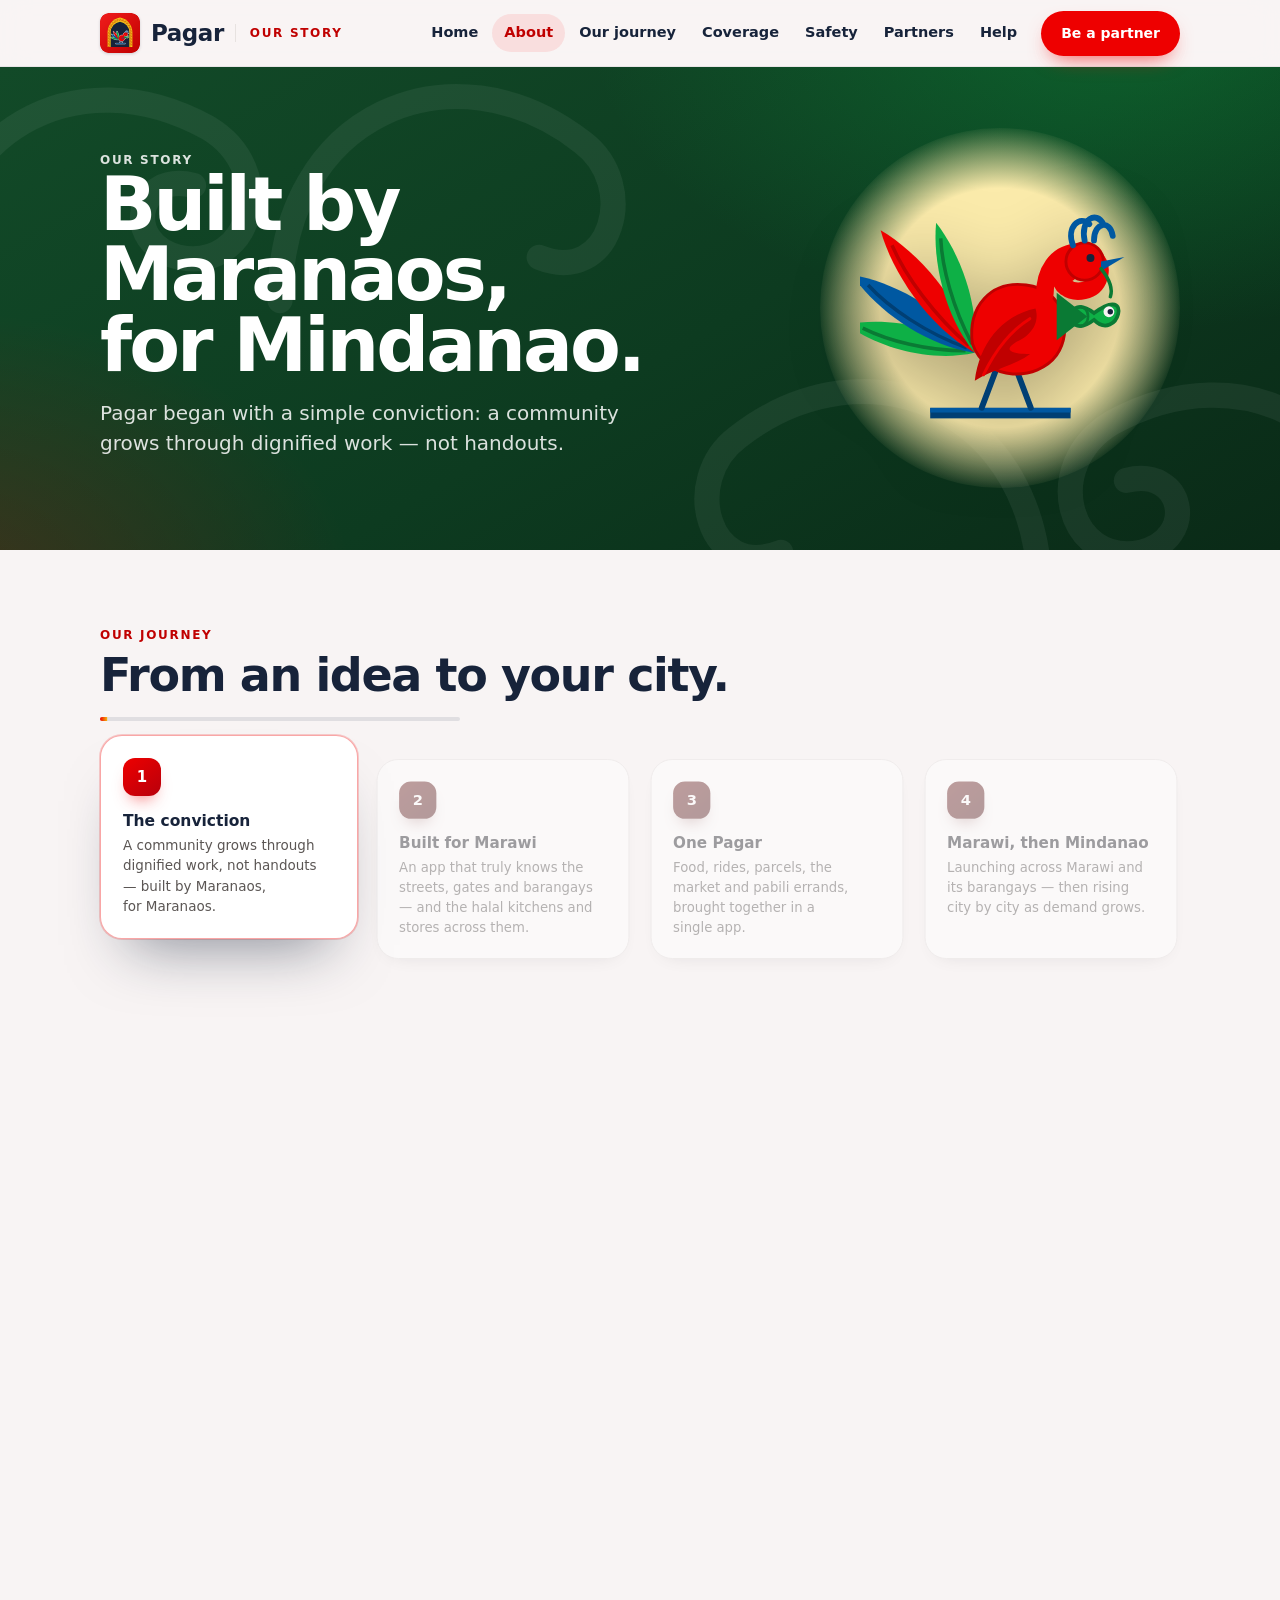
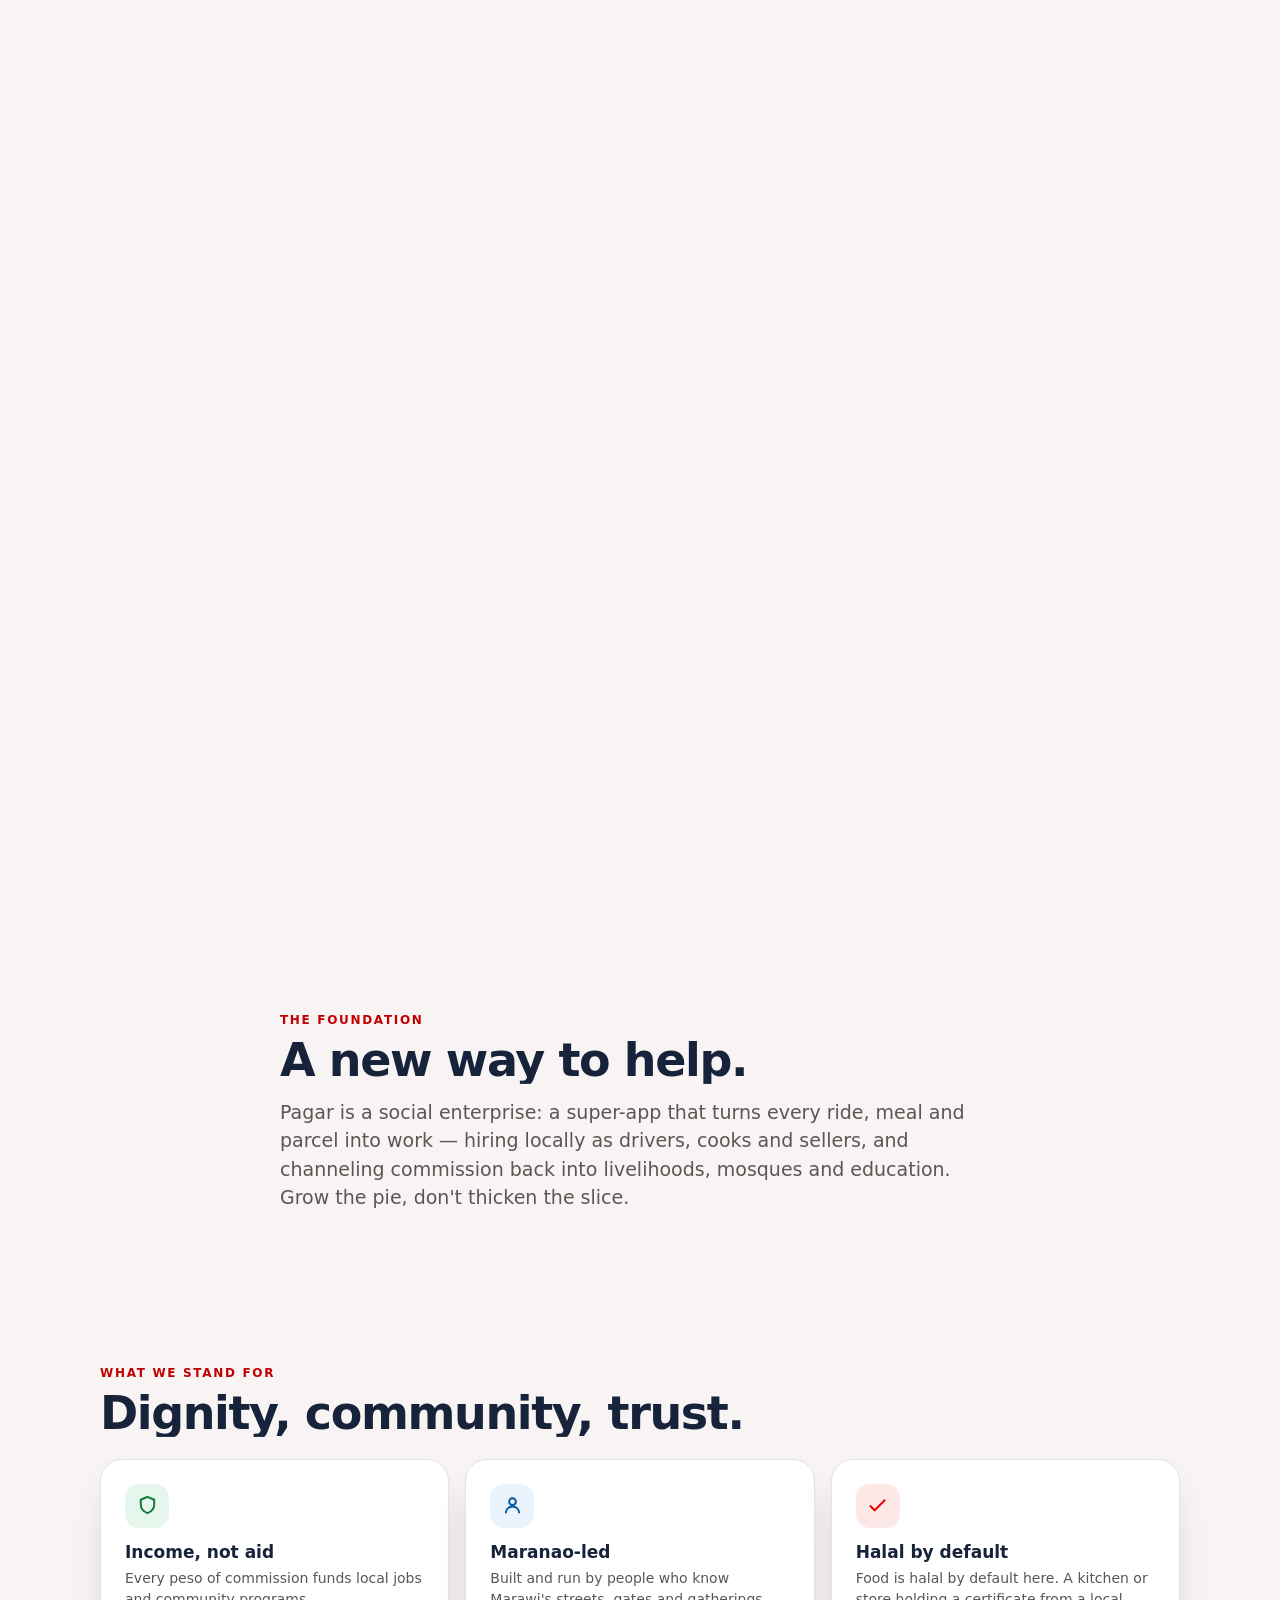
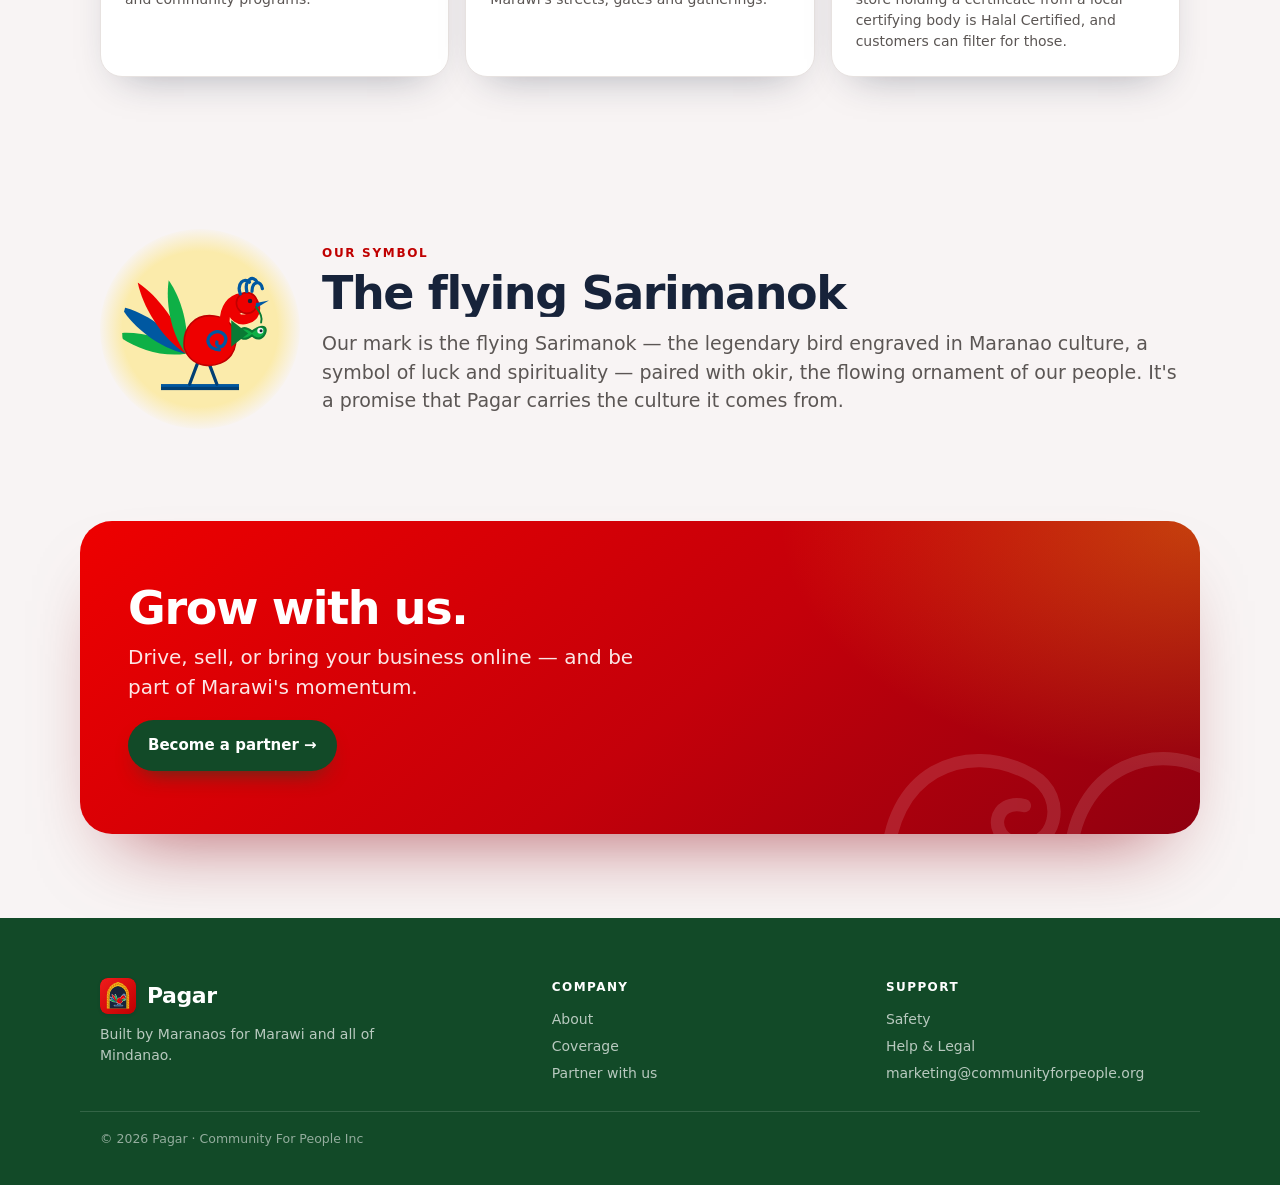
<file: about.html>
<!doctype html>
<html lang="en">
<head>
<meta charset="utf-8" />
<!-- Content security policy (17 Nov 2026): the browser only lets this page load from, and send to, the places listed. Form details can only go to the Pagar app server (connect-src). Adding a new outside service? Add its address here on all six pages. -->
<meta http-equiv="Content-Security-Policy" content="default-src 'self'; script-src 'self' 'unsafe-inline' https://unpkg.com https://challenges.cloudflare.com; style-src 'self' 'unsafe-inline' https://fonts.googleapis.com https://unpkg.com; font-src 'self' https://fonts.gstatic.com; img-src 'self' data: https://unpkg.com https://tile.openstreetmap.org; media-src 'self'; connect-src 'self' https://delivery-app-ub1c.onrender.com; frame-src https://challenges.cloudflare.com; form-action 'self'; object-src 'none'; base-uri 'self'; upgrade-insecure-requests" />
<meta name="viewport" content="width=device-width, initial-scale=1" />
<meta name="robots" content="index, follow" />
<title>About Pagar — built by Maranaos, for Mindanao</title>
<meta name="description" content="Pagar is a social enterprise super-app born in Marawi — turning every ride and order into dignified income for the community. Our story and mission." />
<!--
  Canonical + social cards. No page on this site had either: a share of any Pagar page
  rendered as a bare URL with no title, description or image, which for a launch being
  promoted on Facebook is the difference between a post that reads as a product and one
  that reads as a link someone pasted.
-->
<link rel="canonical" href="https://community-for-people-inc.github.io/pagar-website/about.html" />
<meta property="og:type" content="website" />
<meta property="og:site_name" content="PAGAR EXPRESS" />
<meta property="og:url" content="https://community-for-people-inc.github.io/pagar-website/about.html" />
<meta property="og:title" content="About Pagar — built by Maranaos, for Mindanao" />
<meta property="og:description" content="Pagar is a social enterprise super-app born in Marawi — turning every ride and order into dignified income for the community. Our story and mission." />
<meta name="twitter:card" content="summary" />
<meta name="twitter:title" content="About Pagar — built by Maranaos, for Mindanao" />
<meta name="twitter:description" content="Pagar is a social enterprise super-app born in Marawi — turning every ride and order into dignified income for the community. Our story and mission." />
<meta property="og:image" content="https://community-for-people-inc.github.io/pagar-website/assets/brand/pagar-icon-512.png" />
<meta property="og:image:alt" content="The PAGAR app icon: the Sarimanok at a torogan doorway" />
<meta name="twitter:image" content="https://community-for-people-inc.github.io/pagar-website/assets/brand/pagar-icon-512.png" />
<link rel="icon" type="image/svg+xml" href="assets/brand/pagar-icon.svg" />
<link rel="icon" type="image/png" sizes="32x32" href="assets/brand/favicon-32.png" />
<link rel="apple-touch-icon" href="assets/brand/apple-touch-icon.png" />
<link rel="preconnect" href="https://fonts.googleapis.com" /><link rel="preconnect" href="https://fonts.gstatic.com" crossorigin />
<link href="https://fonts.googleapis.com/css2?family=Archivo:wght@400;500;600;700;800;900&display=swap" rel="stylesheet" />
<link rel="stylesheet" href="assets/styles.css" />
<link rel="stylesheet" href="assets/motion.css" />
<script>/* skipped page transitions are harmless; keep them out of the error console */addEventListener("pagereveal",function(e){var v=e.viewTransition;if(v)[v.ready,v.finished,v.updateCallbackDone].forEach(function(p){p&&p.catch&&p.catch(function(){})})});addEventListener("unhandledrejection",function(e){var r=e.reason;if(r&&r.name==="InvalidStateError"&&/Transition was aborted/.test(r.message))e.preventDefault()});</script>
</head>
<body>
<svg class="sprite" aria-hidden="true">
  <symbol id="sarimanok" viewBox="0 0 240 240">
    <rect x="60" y="205" width="120" height="9" fill="var(--ka-blue-deep)"></rect><rect x="60" y="205" width="120" height="4" fill="var(--ka-blue)"></rect>
    <path d="M118 168 L104 205 M132 168 L146 205" stroke="var(--ka-blue-deep)" stroke-width="5" stroke-linecap="round" fill="none"></path>
    <g transform="translate(98,158)"><g transform="rotate(-74)"><path d="M0,0 C-17,-36 -13,-84 0,-112 C13,-84 17,-36 0,0Z" fill="var(--ka-green)"></path></g><g transform="rotate(-54)"><path d="M0,0 C-18,-40 -14,-92 0,-124 C14,-92 18,-40 0,0Z" fill="var(--ka-blue)"></path></g><g transform="rotate(-34)"><path d="M0,0 C-18,-42 -14,-98 0,-132 C14,-98 18,-42 0,0Z" fill="var(--ka-red)"></path></g><g transform="rotate(-13)"><path d="M0,0 C-16,-38 -12,-86 0,-116 C12,-86 16,-38 0,0Z" fill="var(--ka-green)"></path></g></g>
    <path d="M96 150 C92 118 112 96 142 100 C176 104 182 140 168 160 C152 182 108 184 96 150Z" fill="var(--ka-red)"></path>
    <path d="M96 150 C92 118 112 96 142 100 C176 104 182 140 168 160 C152 182 108 184 96 150Z" fill="none" stroke="var(--ka-red-deep)" stroke-width="2.5"></path>
    <path d="M150 152 C132 152 126 134 140 126 C152 120 164 130 158 142 C154 150 144 148 146 140" fill="none" stroke="var(--ka-blue)" stroke-width="5" stroke-linecap="round"></path>
    <path d="M158 108 C158 88 168 74 184 72 C200 70 208 82 204 94 C200 106 184 108 176 102 C170 98 172 90 178 90" fill="none" stroke="var(--ka-red)" stroke-width="15" stroke-linecap="round"></path>
    <circle cx="192" cy="80" r="16" fill="var(--ka-red)"></circle><circle cx="192" cy="80" r="16" fill="none" stroke="var(--ka-red-deep)" stroke-width="2.5"></circle><circle cx="197" cy="77" r="3.4" fill="var(--ka-ink)"></circle>
    <path d="M182 66 C176 50 188 40 196 48 M192 62 C188 44 202 36 208 48 M200 62 C200 46 214 44 216 58" fill="none" stroke="var(--ka-blue)" stroke-width="5" stroke-linecap="round"></path>
    <path d="M206 80 L226 76 L206 88Z" fill="var(--ka-blue)"></path><path d="M206 86 C214 96 216 104 214 110" fill="none" stroke="var(--ka-green-deep)" stroke-width="3" stroke-linecap="round"></path>
    <g transform="translate(200,124) scale(2.9)"><path d="M0 0 C-9 -7 -9 9 0 2 C7 9 12 -9 0 0Z" fill="var(--ka-green)" stroke="var(--ka-green-deep)" stroke-width="1.1"></path><path d="M-2 1 L-11 -6 L-11 8Z" fill="var(--ka-green-deep)"></path><circle cx="4.4" cy="-0.4" r="1.6" fill="var(--ka-cream)"></circle><circle cx="4.8" cy="-0.4" r="0.8" fill="var(--ka-ink)"></circle></g>
  </symbol>
  <symbol id="okir" viewBox="0 0 100 40"><path d="M2 38 C2 14 22 4 40 14 C50 20 46 34 36 32 C28 30 30 20 38 22 M50 38 C50 12 74 2 92 16 C100 22 96 36 86 32" fill="none" stroke="currentColor" stroke-width="3.5" stroke-linecap="round"></path></symbol>
  <symbol id="sarimanok-flutter" viewBox="0 0 240 240">
    <rect x="60" y="205" width="120" height="9" fill="var(--ka-blue-deep)"></rect><rect x="60" y="205" width="120" height="4" fill="var(--ka-blue)"></rect>
    <path d="M118 168 L104 205 M132 168 L146 205" stroke="var(--ka-blue-deep)" stroke-width="5" stroke-linecap="round" fill="none"></path>
    <g transform="translate(98,158)"><g>
      <animateTransform attributeName="transform" type="rotate" values="-5 0 0;6 0 0;-5 0 0" dur="1.6s" repeatCount="indefinite" calcMode="spline" keyTimes="0;0.5;1" keySplines="0.4 0 0.6 1;0.4 0 0.6 1"></animateTransform>
      <g transform="rotate(-74)"><path d="M0,0 C-17,-36 -13,-84 0,-112 C13,-84 17,-36 0,0Z" fill="var(--ka-green)"></path><path d="M0,-8 C-7,-40 -6,-74 0,-98" stroke="var(--ka-green-deep)" stroke-width="3" fill="none"></path></g>
      <g transform="rotate(-54)"><path d="M0,0 C-18,-40 -14,-92 0,-124 C14,-92 18,-40 0,0Z" fill="var(--ka-blue)"></path><path d="M0,-8 C-8,-44 -7,-82 0,-108" stroke="var(--ka-blue-deep)" stroke-width="3" fill="none"></path></g>
      <g transform="rotate(-34)"><path d="M0,0 C-18,-42 -14,-98 0,-132 C14,-98 18,-42 0,0Z" fill="var(--ka-red)"></path><path d="M0,-8 C-8,-46 -7,-88 0,-116" stroke="var(--ka-red-deep)" stroke-width="3" fill="none"></path></g>
      <g transform="rotate(-13)"><path d="M0,0 C-16,-38 -12,-86 0,-116 C12,-86 16,-38 0,0Z" fill="var(--ka-green)"></path><path d="M0,-8 C-7,-42 -6,-78 0,-102" stroke="var(--ka-green-deep)" stroke-width="3" fill="none"></path></g>
    </g></g>
    <path d="M96 150 C92 118 112 96 142 100 C176 104 182 140 168 160 C152 182 108 184 96 150Z" fill="var(--ka-red)"></path>
    <path d="M96 150 C92 118 112 96 142 100 C176 104 182 140 168 160 C152 182 108 184 96 150Z" fill="none" stroke="var(--ka-red-deep)" stroke-width="2.5"></path>
    <g transform="translate(150,120)"><g>
      <animateTransform attributeName="transform" type="rotate" values="-8 0 0;20 0 0;-8 0 0" dur="0.9s" repeatCount="indefinite" calcMode="spline" keyTimes="0;0.5;1" keySplines="0.35 0 0.5 1;0.35 0 0.5 1"></animateTransform>
      <path d="M0 0 C-30 2 -52 24 -60 54 C-42 46 -24 46 -10 38 C-24 36 -34 32 -20 26 C-6 22 2 12 0 0Z" fill="var(--ka-red-deep)"></path>
      <path d="M-6 8 C-24 16 -40 32 -52 50" stroke="var(--ka-red)" stroke-width="2.5" fill="none" stroke-linecap="round"></path>
    </g></g>
    <path d="M158 108 C158 88 168 74 184 72 C200 70 208 82 204 94 C200 106 184 108 176 102 C170 98 172 90 178 90" fill="none" stroke="var(--ka-red)" stroke-width="15" stroke-linecap="round"></path>
    <circle cx="192" cy="80" r="16" fill="var(--ka-red)"></circle><circle cx="192" cy="80" r="16" fill="none" stroke="var(--ka-red-deep)" stroke-width="2.5"></circle><circle cx="197" cy="77" r="3.4" fill="var(--ka-ink)"></circle>
    <path d="M182 66 C176 50 188 40 196 48 M192 62 C188 44 202 36 208 48 M200 62 C200 46 214 44 216 58" fill="none" stroke="var(--ka-blue)" stroke-width="5" stroke-linecap="round"></path>
    <path d="M206 80 L226 76 L206 88Z" fill="var(--ka-blue)"></path><path d="M206 86 C214 96 216 104 214 110" fill="none" stroke="var(--ka-green-deep)" stroke-width="3" stroke-linecap="round"></path>
    <g transform="translate(200,124) scale(2.9)"><path d="M0 0 C-9 -7 -9 9 0 2 C7 9 12 -9 0 0Z" fill="var(--ka-green)" stroke="var(--ka-green-deep)" stroke-width="1.1"></path><path d="M-2 1 L-11 -6 L-11 8Z" fill="var(--ka-green-deep)"></path><path d="M-4 -2 C-1 -1 -1 3 -4 4" fill="none" stroke="var(--ka-green-deep)" stroke-width="0.8"></path><circle cx="4.4" cy="-0.4" r="1.6" fill="var(--ka-cream)"></circle><circle cx="4.8" cy="-0.4" r="0.8" fill="var(--ka-ink)"></circle></g>
  </symbol>

</svg>

<div class="flybird" aria-hidden="true"><svg viewBox="0 0 240 240"><use href="#sarimanok-flutter"></use></svg></div>

<header class="site"><div class="wrap bar">
  <a class="brand" href="index.html"><img class="brandicon" src="assets/brand/pagar-icon.svg" width="40" height="40" alt="Pagar"><span class="word">Pagar</span><span class="seg">OUR STORY</span></a>
  <nav class="main">
    <a class="navlink" href="index.html" data-en="Home" data-fil="Home">Home</a>
    <a class="navlink" href="about.html" data-en="About" data-fil="Tungkol">About</a>
      <a class="navlink" href="about.html#journey" data-en="Our journey" data-fil="Paglalakbay">Our journey</a>
    <a class="navlink" href="coverage.html" data-en="Coverage" data-fil="Saklaw">Coverage</a>
    <a class="navlink" href="safety.html" data-en="Safety" data-fil="Kaligtasan">Safety</a>
    <a class="navlink" href="partners.html" data-en="Partners" data-fil="Partners">Partners</a>
    <a class="navlink" href="help.html" data-en="Help" data-fil="Tulong">Help</a>
    <div class="langtoggle" role="group" aria-label="Language"><button data-lang="en" aria-pressed="true">EN</button><button data-lang="fil" aria-pressed="false">FIL</button></div>
    <a class="applybtn" href="partners.html#apply" data-en="Be a partner" data-fil="Maging partner">Be a partner</a>
  </nav>
</div></header>

<main>
  <section class="hero ink">
    <div class="okir-bg" aria-hidden="true"><svg><use href="#okir"></use></svg><svg class="two"><use href="#okir"></use></svg></div>
    <div class="heroart disc" aria-hidden="true"><svg viewBox="0 0 240 240"><use href="#sarimanok-flutter"></use></svg></div>
    <div class="wrap inner">
      <div class="eyebrow" style="color:#fff;opacity:.85" data-en="Our story" data-fil="Ang aming kuwento">Our story</div>
      <h1 class="archivo-black" style="max-width:16ch" data-en="Built by Maranaos, for Mindanao." data-fil="Gawa ng mga Maranao, para sa Mindanao.">Built by Maranaos, for Mindanao.</h1>
      <p class="lead" style="color:rgba(255,255,255,.85)" data-en="Pagar began with a simple conviction: a community grows through dignified work — not handouts." data-fil="Nagsimula ang Pagar sa simpleng paniniwala: lumalago ang komunidad sa marangal na trabaho — hindi limos.">Pagar began with a simple conviction: a community grows through dignified work — not handouts.</p>
    </div>
  </section>

  <section class="block" id="journey">
    <div class="wrap">
      <div class="eyebrow" data-en="Our journey" data-fil="Ang aming paglalakbay">Our journey</div>
      <h2 class="sec" data-en="From an idea to your city." data-fil="Mula sa ideya hanggang sa iyong siyudad.">From an idea to your city.</h2>
      <ol class="steps" style="margin-top:22px">
        <li><h4 aria-level="3" data-en="The conviction" data-fil="Ang paniniwala">The conviction</h4><p data-en="A community grows through dignified work, not handouts — built by Maranaos, for Maranaos." data-fil="Lumalago ang komunidad sa marangal na trabaho, hindi limos — gawa ng Maranao, para sa Maranao.">A community grows through dignified work, not handouts — built by Maranaos, for Maranaos.</p></li>
        <li><h4 aria-level="3" data-en="Built for Marawi" data-fil="Ginawa para sa Marawi">Built for Marawi</h4><p data-en="An app that truly knows the streets, gates and barangays — and the halal kitchens and stores across them." data-fil="App na kabisado ang kalye, gate at barangay — at ang halal na kusina at tindahan sa mga ito.">An app that truly knows the streets, gates and barangays — and the halal kitchens and stores across them.</p></li>
        <li><h4 aria-level="3" data-en="One Pagar" data-fil="Isang Pagar">One Pagar</h4><p data-en="Food, rides, parcels, the market and pabili errands, brought together in a single app." data-fil="Pagkain, sakay, padala, palengke at pabili sa isang app.">Food, rides, parcels, the market and pabili errands, brought together in a single app.</p></li>
        <li><h4 aria-level="3" data-en="Marawi, then Mindanao" data-fil="Marawi, tapos Mindanao">Marawi, then Mindanao</h4><p data-en="Launching across Marawi and its barangays — then rising city by city as demand grows." data-fil="Ilulunsad sa Marawi at mga barangay — tapos aakyat paisa-isang siyudad.">Launching across Marawi and its barangays — then rising city by city as demand grows.</p></li>
      </ol>
    </div>
  </section>

  <section class="block">
    <div class="wrap" style="max-width:760px">
      <div class="eyebrow" data-en="The foundation" data-fil="Ang pundasyon">The foundation</div>
      <h2 class="sec" data-en="A new way to help." data-fil="Bagong paraan para tumulong.">A new way to help.</h2>
      <p class="lead" style="margin-top:14px;max-width:none" data-en="Pagar is a social enterprise: a super-app that turns every ride, meal and parcel into work — hiring locally as drivers, cooks and sellers, and channeling commission back into livelihoods, mosques and education. Grow the pie, don't thicken the slice." data-fil="Ang Pagar ay social enterprise: isang super-app na ginagawang trabaho ang bawat sakay, pagkain at padala — nagbibigay-trabaho sa lokal bilang driver, kusinero at seller, at ibinabalik ang komisyon sa kabuhayan, mosque at edukasyon. Palakihin ang pie, huwag lang laparin ang hiwa.">Pagar is a social enterprise: a super-app that turns every ride, meal and parcel into work — hiring locally as drivers, cooks and sellers, and channeling commission back into livelihoods, mosques and education. Grow the pie, don't thicken the slice.</p>
    </div>
  </section>

  <section class="block light">
    <div class="wrap">
      <div class="eyebrow" data-en="What we stand for" data-fil="Ang aming paninindigan">What we stand for</div>
      <h2 class="sec" data-en="Dignity, community, trust." data-fil="Dignidad, komunidad, tiwala.">Dignity, community, trust.</h2>
      <div class="grid c3 mt22">
        <div class="card"><div class="ic g"><svg viewBox="0 0 24 24" fill="none" stroke="currentColor" stroke-width="2"><path d="M12 3l7 3v5c0 4.5-3 7.5-7 9-4-1.5-7-4.5-7-9V6z"/></svg></div><h3 data-en="Income, not aid" data-fil="Kita, hindi limos">Income, not aid</h3><p data-en="Every peso of commission funds local jobs and community programs." data-fil="Bawat pisong komisyon ay pumopondo sa lokal na trabaho at programa.">Every peso of commission funds local jobs and community programs.</p></div>
        <div class="card"><div class="ic"><svg viewBox="0 0 24 24" fill="none" stroke="currentColor" stroke-width="2"><circle cx="12" cy="8" r="3.5"/><path d="M5 20a7 7 0 0 1 14 0"/></svg></div><h3 data-en="Maranao-led" data-fil="Pinamumunuan ng Maranao">Maranao-led</h3><p data-en="Built and run by people who know Marawi's streets, gates and gatherings." data-fil="Gawa at pinapatakbo ng mga nakakakilala sa Marawi.">Built and run by people who know Marawi's streets, gates and gatherings.</p></div>
        <!-- 🛑 "Halal Certified" is a PRODUCT STATUS, not a description — a merchant earns it by
             holding a certificate from a local certifying body, and the app has a "Halal Certified only"
             filter built on it. Owner, 2026-09-23: keep it in English in every language. Do NOT translate
             it in data-fil (no "sertipikadong halal", no "beripikado"). The surrounding sentence is
             translated as normal; only the status name is fixed. -->
        <div class="card"><div class="ic r"><svg viewBox="0 0 24 24" fill="none" stroke="currentColor" stroke-width="2"><path d="M20 6 9 17l-5-5"/></svg></div><h3 data-en="Halal by default" data-fil="Halal bilang default">Halal by default</h3><p data-en="Food is halal by default here. A kitchen or store holding a certificate from a local certifying body is Halal Certified, and customers can filter for those." data-fil="Halal ang pagkain dito bilang default. Ang kusina o tindahan na may sertipiko mula sa lokal na certifying body ay Halal Certified, at maaari itong i-filter ng customer.">Food is halal by default here. A kitchen or store holding a certificate from a local certifying body is Halal Certified, and customers can filter for those.</p></div>
      </div>
    </div>
  </section>

  <section class="block">
    <div class="wrap" style="display:flex;gap:22px;align-items:center;flex-wrap:wrap">
      <svg width="120" height="120" style="flex:0 0 auto" aria-label="Sarimanok"><use href="#sarimanok"></use></svg>
      <div style="flex:1;min-width:260px">
        <div class="eyebrow" data-en="Our symbol" data-fil="Ang aming simbolo">Our symbol</div>
        <h2 class="sec" data-en="The flying Sarimanok" data-fil="Ang lumilipad na Sarimanok">The flying Sarimanok</h2>
        <p class="lead" style="margin-top:12px;max-width:none" data-en="Our mark is the flying Sarimanok — the legendary bird engraved in Maranao culture, a symbol of luck and spirituality — paired with okir, the flowing ornament of our people. It's a promise that Pagar carries the culture it comes from." data-fil="Ang aming simbolo ay ang lumilipad na Sarimanok — ang maalamat na ibong nakaukit sa kultura ng Maranao, sagisag ng suwerte at espirituwalidad — kasama ang okir, ang tradisyunal na disenyo ng aming lahi. Pangako ito na dala ng Pagar ang kultura nito.">Our mark is the flying Sarimanok — the legendary bird engraved in Maranao culture, a symbol of luck and spirituality — paired with okir, the flowing ornament of our people. It's a promise that Pagar carries the culture it comes from.</p>
      </div>
    </div>
  </section>

  <section class="hero red block">
    <div class="okir-bg" aria-hidden="true"><svg><use href="#okir"></use></svg></div>
    <div class="wrap inner" style="padding:44px 20px">
      <h2 class="sec" style="color:#fff" data-en="Grow with us." data-fil="Lumago kasama kami.">Grow with us.</h2>
      <p class="lead" style="color:rgba(255,255,255,.9);margin-top:10px" data-en="Drive, sell, or bring your business online — and be part of Marawi's momentum." data-fil="Magmaneho, magbenta, o dalhin ang negosyo online — maging bahagi ng paglago ng Marawi.">Drive, sell, or bring your business online — and be part of Marawi's momentum.</p>
      <p style="margin-top:18px"><a class="btn btn-ink" href="partners.html#apply" data-en="Become a partner →" data-fil="Maging partner →">Become a partner →</a></p>
    </div>
  </section>
</main>

<footer class="site">
  <div class="wrap cols">
    <div><div class="brand" style="margin-bottom:10px"><img class="brandicon" src="assets/brand/pagar-icon.svg" width="36" height="36" alt="Pagar"><span class="word">Pagar</span></div><p style="max-width:32ch" data-en="Built by Maranaos for Marawi and all of Mindanao." data-fil="Gawa ng mga Maranao para sa Marawi at buong Mindanao.">Built by Maranaos for Marawi and all of Mindanao.</p></div>
    <div><h5 aria-level="2" data-en="Company" data-fil="Kompanya">Company</h5><a href="about.html" data-en="About" data-fil="Tungkol">About</a><a href="coverage.html" data-en="Coverage" data-fil="Saklaw">Coverage</a><a href="partners.html" data-en="Partner with us" data-fil="Maging partner">Partner with us</a></div>
    <div><h5 aria-level="2" data-en="Support" data-fil="Suporta">Support</h5><a href="safety.html" data-en="Safety" data-fil="Kaligtasan">Safety</a><a href="help.html" data-en="Help & Legal" data-fil="Tulong at Legal">Help &amp; Legal</a><a href="mailto:marketing@communityforpeople.org?subject=PAGAR%20EXPRESS%20enquiry">marketing@communityforpeople.org</a></div>
  </div>
  <div class="wrap legal"><span>© 2026 Pagar · Community For People Inc</span></div>
</footer>
<script src="assets/pagar.js"></script>
<script src="assets/link-code.js"></script>
<script src="assets/hash-target.js"></script>
<script src="assets/nav.js"></script>
<script src="assets/scene.js"></script>
</body>
</html>
</file>
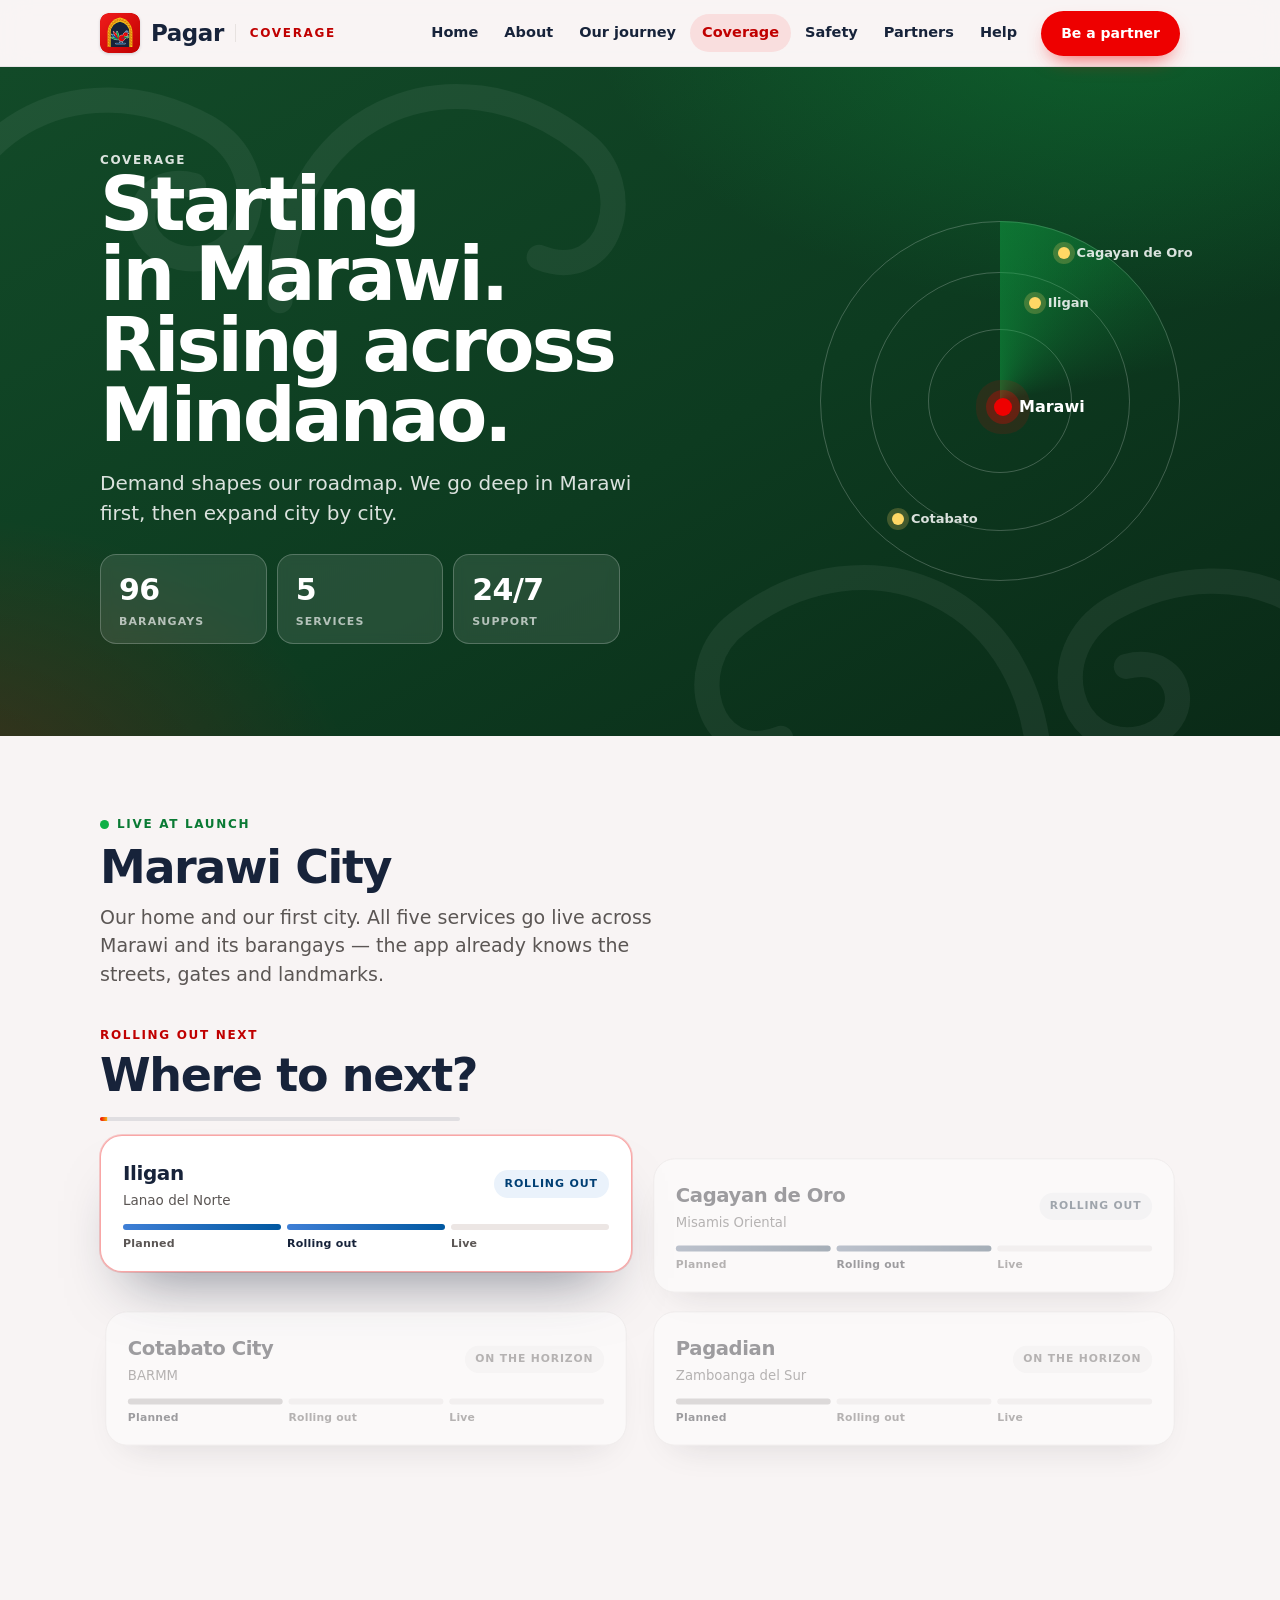
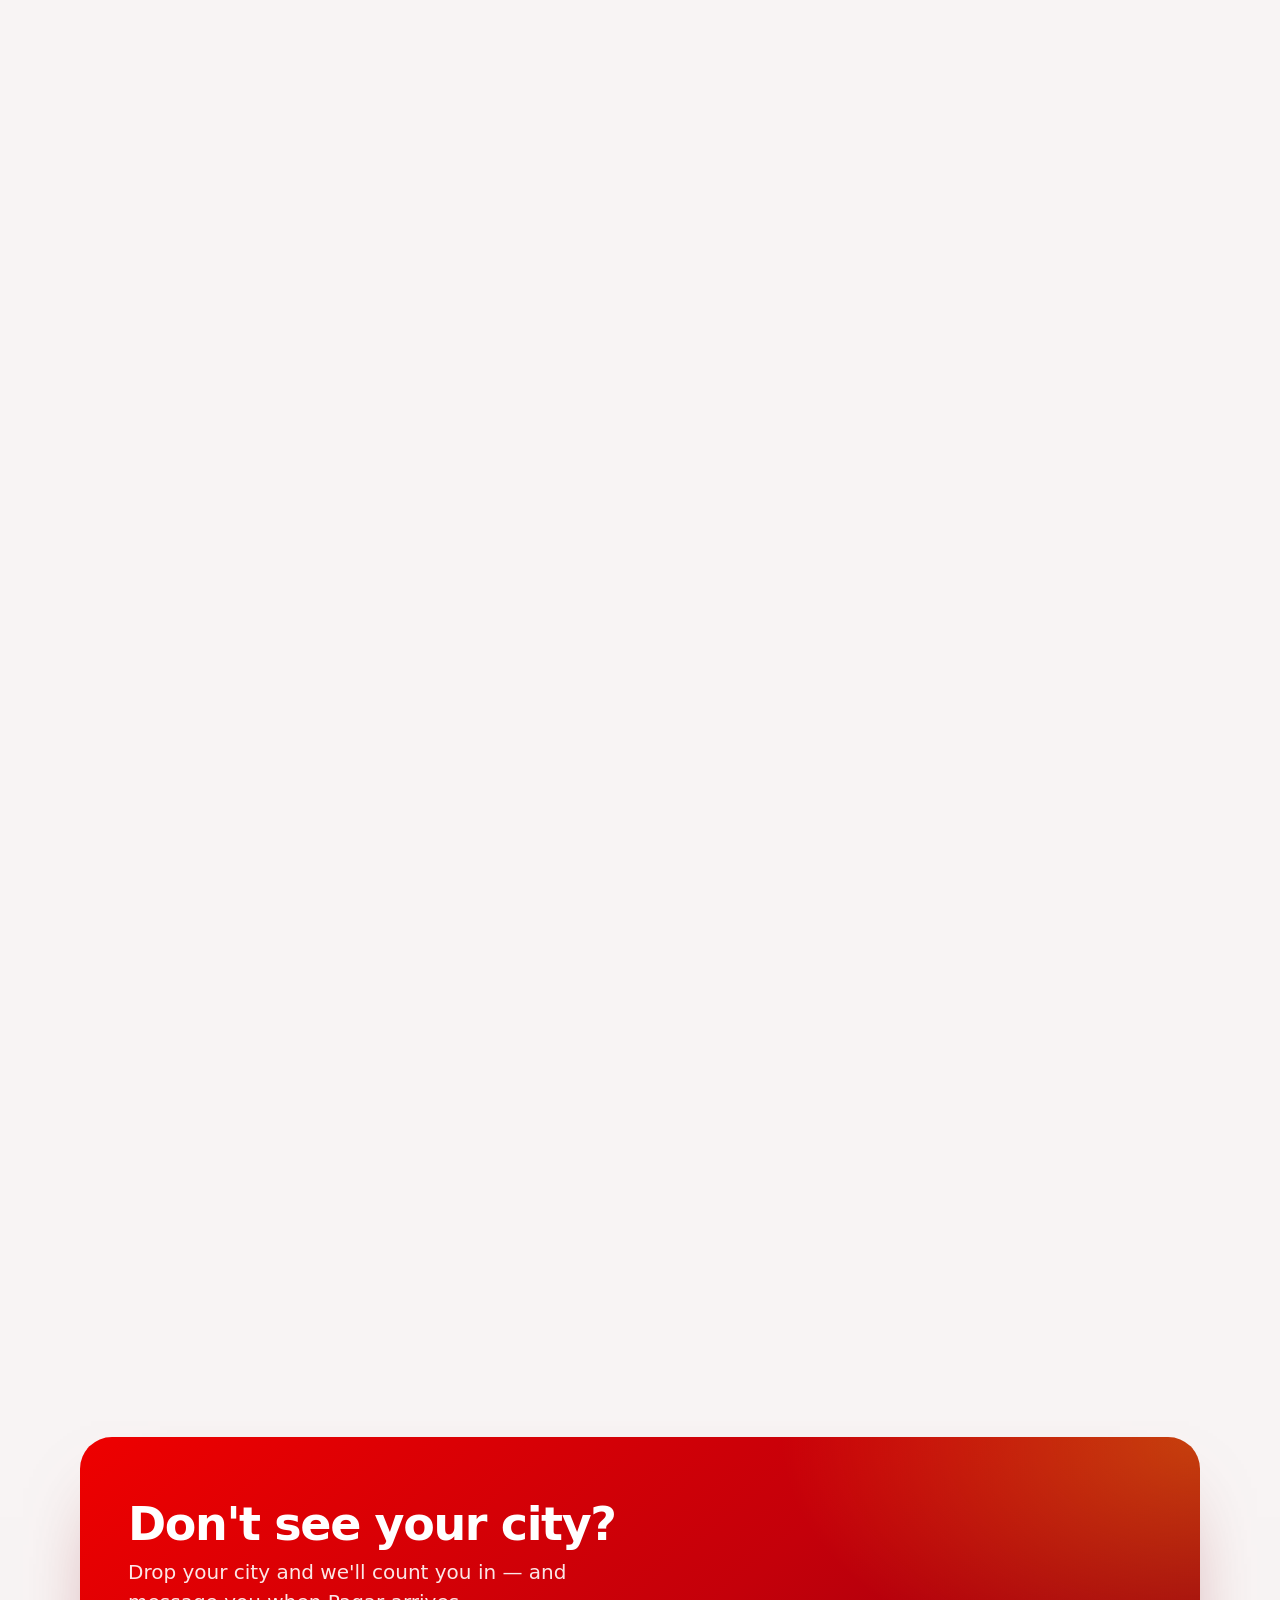
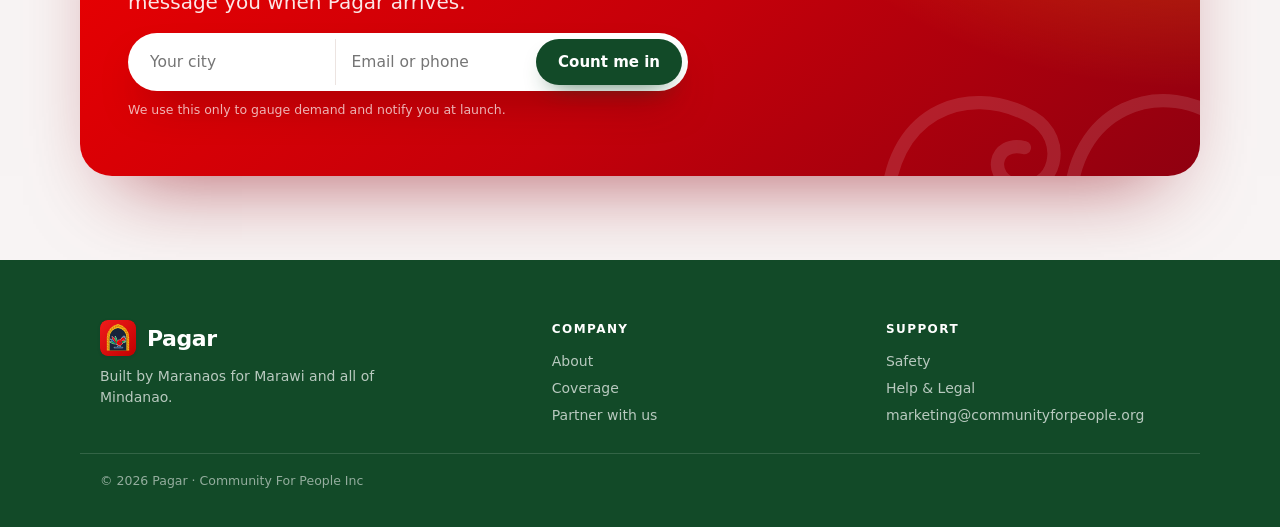
<file: coverage.html>
<!doctype html>
<html lang="en">
<head>
<meta charset="utf-8" />
<!-- Content security policy (17 Nov 2026): the browser only lets this page load from, and send to, the places listed. Form details can only go to the Pagar app server (connect-src). Adding a new outside service? Add its address here on all six pages. -->
<meta http-equiv="Content-Security-Policy" content="default-src 'self'; script-src 'self' 'unsafe-inline' https://unpkg.com https://challenges.cloudflare.com; style-src 'self' 'unsafe-inline' https://fonts.googleapis.com https://unpkg.com; font-src 'self' https://fonts.gstatic.com; img-src 'self' data: https://unpkg.com https://tile.openstreetmap.org; media-src 'self'; connect-src 'self' https://delivery-app-ub1c.onrender.com; frame-src https://challenges.cloudflare.com; form-action 'self'; object-src 'none'; base-uri 'self'; upgrade-insecure-requests" />
<meta name="viewport" content="width=device-width, initial-scale=1" />
<meta name="robots" content="index, follow" />
<title>Coverage — Pagar starts in Marawi, rising across Mindanao</title>
<meta name="description" content="Pagar goes live first across Marawi and its barangays, then rolls out to Iligan, Cagayan de Oro, Cotabato and beyond. Tell us where to go next." />
<!--
  Canonical + social cards. No page on this site had either: a share of any Pagar page
  rendered as a bare URL with no title, description or image, which for a launch being
  promoted on Facebook is the difference between a post that reads as a product and one
  that reads as a link someone pasted.
-->
<link rel="canonical" href="https://community-for-people-inc.github.io/pagar-website/coverage.html" />
<meta property="og:type" content="website" />
<meta property="og:site_name" content="PAGAR EXPRESS" />
<meta property="og:url" content="https://community-for-people-inc.github.io/pagar-website/coverage.html" />
<meta property="og:title" content="Coverage — Pagar starts in Marawi, rising across Mindanao" />
<meta property="og:description" content="Pagar goes live first across Marawi and its barangays, then rolls out to Iligan, Cagayan de Oro, Cotabato and beyond. Tell us where to go next." />
<meta name="twitter:card" content="summary" />
<meta name="twitter:title" content="Coverage — Pagar starts in Marawi, rising across Mindanao" />
<meta name="twitter:description" content="Pagar goes live first across Marawi and its barangays, then rolls out to Iligan, Cagayan de Oro, Cotabato and beyond. Tell us where to go next." />
<meta property="og:image" content="https://community-for-people-inc.github.io/pagar-website/assets/brand/pagar-icon-512.png" />
<meta property="og:image:alt" content="The PAGAR app icon: the Sarimanok at a torogan doorway" />
<meta name="twitter:image" content="https://community-for-people-inc.github.io/pagar-website/assets/brand/pagar-icon-512.png" />
<link rel="icon" type="image/svg+xml" href="assets/brand/pagar-icon.svg" />
<link rel="icon" type="image/png" sizes="32x32" href="assets/brand/favicon-32.png" />
<link rel="apple-touch-icon" href="assets/brand/apple-touch-icon.png" />
<link rel="preconnect" href="https://fonts.googleapis.com" /><link rel="preconnect" href="https://fonts.gstatic.com" crossorigin />
<link href="https://fonts.googleapis.com/css2?family=Archivo:wght@400;500;600;700;800;900&display=swap" rel="stylesheet" />
<link rel="stylesheet" href="assets/styles.css" />
<link rel="stylesheet" href="assets/motion.css" />
<style>
  .cov{display:grid;gap:14px} @media(min-width:640px){.cov{grid-template-columns:1fr 1fr}}
  .cov .city{background:#fff;border:1px solid var(--ka-line);border-radius:14px;padding:18px 20px;box-shadow:var(--sh-sm);display:flex;justify-content:space-between;align-items:center;gap:12px}
  .cov .city h4{font-weight:800;font-size:17px} .cov .city p{color:var(--ka-ink-soft);font-size:13.5px;margin-top:2px}
  .status{font-size:11px;font-weight:800;text-transform:uppercase;letter-spacing:.08em;padding:6px 11px;border-radius:99px;white-space:nowrap}
  .status.live{background:#e7f6ec;color:var(--ka-green-deep)} .status.next{background:#eaf2fb;color:var(--ka-blue-deep)} .status.soon{background:#f3f2f2;color:var(--ka-ink-soft)}

  /* modern layer (17 Nov 2026): live dot, roadmap cards with a three-step tracker */
  .eyebrow.green{display:inline-flex;align-items:center;gap:8px}
  .eyebrow.green::before{content:"";width:9px;height:9px;border-radius:50%;background:var(--ka-green);box-shadow:0 0 0 0 rgba(14,176,70,.5);animation:kaLive 2s infinite}
  @keyframes kaLive{70%{box-shadow:0 0 0 10px rgba(14,176,70,0)}100%{box-shadow:0 0 0 0 rgba(14,176,70,0)}}
  .cov{gap:16px}
  .cov .city{display:grid;grid-template-columns:1fr auto;align-items:center;gap:14px 12px;border-radius:22px;padding:22px 22px 18px;box-shadow:var(--sh);transition:transform .25s,box-shadow .25s}
  .cov .city:hover{transform:translateY(-3px);box-shadow:0 26px 46px -26px rgba(23,35,58,.45)}
  .cov .city h4{font-size:20px;font-weight:900;letter-spacing:-.02em}
  .track{grid-column:1/-1;display:grid;grid-template-columns:repeat(3,1fr);gap:6px;font-style:normal}
  .track i{height:6px;border-radius:6px;background:#ece6e4}
  .track.t-next i.on{background:linear-gradient(90deg,#3f7fd6,#0058a1)}
  .track.t-soon i.on{background:#b9b2b0}
  .track.t-live i.on{background:var(--ka-green)}
  .track em{font-style:normal;font-size:11px;font-weight:700;color:var(--ka-ink-soft);letter-spacing:.02em}
  .track.t-next em:nth-of-type(2),.track.t-soon em:nth-of-type(1){color:var(--ka-ink);font-weight:800}
  @media(prefers-reduced-motion:reduce){.eyebrow.green::before{animation:none}}
</style>
<script>/* skipped page transitions are harmless; keep them out of the error console */addEventListener("pagereveal",function(e){var v=e.viewTransition;if(v)[v.ready,v.finished,v.updateCallbackDone].forEach(function(p){p&&p.catch&&p.catch(function(){})})});addEventListener("unhandledrejection",function(e){var r=e.reason;if(r&&r.name==="InvalidStateError"&&/Transition was aborted/.test(r.message))e.preventDefault()});</script>
</head>
<body>
<svg class="sprite" aria-hidden="true">
  <symbol id="sarimanok" viewBox="0 0 240 240">
    <rect x="60" y="205" width="120" height="9" fill="var(--ka-blue-deep)"></rect><rect x="60" y="205" width="120" height="4" fill="var(--ka-blue)"></rect>
    <path d="M118 168 L104 205 M132 168 L146 205" stroke="var(--ka-blue-deep)" stroke-width="5" stroke-linecap="round" fill="none"></path>
    <g transform="translate(98,158)"><g transform="rotate(-74)"><path d="M0,0 C-17,-36 -13,-84 0,-112 C13,-84 17,-36 0,0Z" fill="var(--ka-green)"></path></g><g transform="rotate(-54)"><path d="M0,0 C-18,-40 -14,-92 0,-124 C14,-92 18,-40 0,0Z" fill="var(--ka-blue)"></path></g><g transform="rotate(-34)"><path d="M0,0 C-18,-42 -14,-98 0,-132 C14,-98 18,-42 0,0Z" fill="var(--ka-red)"></path></g><g transform="rotate(-13)"><path d="M0,0 C-16,-38 -12,-86 0,-116 C12,-86 16,-38 0,0Z" fill="var(--ka-green)"></path></g></g>
    <path d="M96 150 C92 118 112 96 142 100 C176 104 182 140 168 160 C152 182 108 184 96 150Z" fill="var(--ka-red)"></path>
    <path d="M96 150 C92 118 112 96 142 100 C176 104 182 140 168 160 C152 182 108 184 96 150Z" fill="none" stroke="var(--ka-red-deep)" stroke-width="2.5"></path>
    <path d="M150 152 C132 152 126 134 140 126 C152 120 164 130 158 142 C154 150 144 148 146 140" fill="none" stroke="var(--ka-blue)" stroke-width="5" stroke-linecap="round"></path>
    <path d="M158 108 C158 88 168 74 184 72 C200 70 208 82 204 94 C200 106 184 108 176 102 C170 98 172 90 178 90" fill="none" stroke="var(--ka-red)" stroke-width="15" stroke-linecap="round"></path>
    <circle cx="192" cy="80" r="16" fill="var(--ka-red)"></circle><circle cx="192" cy="80" r="16" fill="none" stroke="var(--ka-red-deep)" stroke-width="2.5"></circle><circle cx="197" cy="77" r="3.4" fill="var(--ka-ink)"></circle>
    <path d="M182 66 C176 50 188 40 196 48 M192 62 C188 44 202 36 208 48 M200 62 C200 46 214 44 216 58" fill="none" stroke="var(--ka-blue)" stroke-width="5" stroke-linecap="round"></path>
    <path d="M206 80 L226 76 L206 88Z" fill="var(--ka-blue)"></path><path d="M206 86 C214 96 216 104 214 110" fill="none" stroke="var(--ka-green-deep)" stroke-width="3" stroke-linecap="round"></path>
    <g transform="translate(200,124) scale(2.9)"><path d="M0 0 C-9 -7 -9 9 0 2 C7 9 12 -9 0 0Z" fill="var(--ka-green)" stroke="var(--ka-green-deep)" stroke-width="1.1"></path><path d="M-2 1 L-11 -6 L-11 8Z" fill="var(--ka-green-deep)"></path><circle cx="4.4" cy="-0.4" r="1.6" fill="var(--ka-cream)"></circle><circle cx="4.8" cy="-0.4" r="0.8" fill="var(--ka-ink)"></circle></g>
  </symbol>
  <symbol id="okir" viewBox="0 0 100 40"><path d="M2 38 C2 14 22 4 40 14 C50 20 46 34 36 32 C28 30 30 20 38 22 M50 38 C50 12 74 2 92 16 C100 22 96 36 86 32" fill="none" stroke="currentColor" stroke-width="3.5" stroke-linecap="round"></path></symbol>
  <symbol id="sarimanok-flutter" viewBox="0 0 240 240">
    <rect x="60" y="205" width="120" height="9" fill="var(--ka-blue-deep)"></rect><rect x="60" y="205" width="120" height="4" fill="var(--ka-blue)"></rect>
    <path d="M118 168 L104 205 M132 168 L146 205" stroke="var(--ka-blue-deep)" stroke-width="5" stroke-linecap="round" fill="none"></path>
    <g transform="translate(98,158)"><g>
      <animateTransform attributeName="transform" type="rotate" values="-5 0 0;6 0 0;-5 0 0" dur="1.6s" repeatCount="indefinite" calcMode="spline" keyTimes="0;0.5;1" keySplines="0.4 0 0.6 1;0.4 0 0.6 1"></animateTransform>
      <g transform="rotate(-74)"><path d="M0,0 C-17,-36 -13,-84 0,-112 C13,-84 17,-36 0,0Z" fill="var(--ka-green)"></path><path d="M0,-8 C-7,-40 -6,-74 0,-98" stroke="var(--ka-green-deep)" stroke-width="3" fill="none"></path></g>
      <g transform="rotate(-54)"><path d="M0,0 C-18,-40 -14,-92 0,-124 C14,-92 18,-40 0,0Z" fill="var(--ka-blue)"></path><path d="M0,-8 C-8,-44 -7,-82 0,-108" stroke="var(--ka-blue-deep)" stroke-width="3" fill="none"></path></g>
      <g transform="rotate(-34)"><path d="M0,0 C-18,-42 -14,-98 0,-132 C14,-98 18,-42 0,0Z" fill="var(--ka-red)"></path><path d="M0,-8 C-8,-46 -7,-88 0,-116" stroke="var(--ka-red-deep)" stroke-width="3" fill="none"></path></g>
      <g transform="rotate(-13)"><path d="M0,0 C-16,-38 -12,-86 0,-116 C12,-86 16,-38 0,0Z" fill="var(--ka-green)"></path><path d="M0,-8 C-7,-42 -6,-78 0,-102" stroke="var(--ka-green-deep)" stroke-width="3" fill="none"></path></g>
    </g></g>
    <path d="M96 150 C92 118 112 96 142 100 C176 104 182 140 168 160 C152 182 108 184 96 150Z" fill="var(--ka-red)"></path>
    <path d="M96 150 C92 118 112 96 142 100 C176 104 182 140 168 160 C152 182 108 184 96 150Z" fill="none" stroke="var(--ka-red-deep)" stroke-width="2.5"></path>
    <g transform="translate(150,120)"><g>
      <animateTransform attributeName="transform" type="rotate" values="-8 0 0;20 0 0;-8 0 0" dur="0.9s" repeatCount="indefinite" calcMode="spline" keyTimes="0;0.5;1" keySplines="0.35 0 0.5 1;0.35 0 0.5 1"></animateTransform>
      <path d="M0 0 C-30 2 -52 24 -60 54 C-42 46 -24 46 -10 38 C-24 36 -34 32 -20 26 C-6 22 2 12 0 0Z" fill="var(--ka-red-deep)"></path>
      <path d="M-6 8 C-24 16 -40 32 -52 50" stroke="var(--ka-red)" stroke-width="2.5" fill="none" stroke-linecap="round"></path>
    </g></g>
    <path d="M158 108 C158 88 168 74 184 72 C200 70 208 82 204 94 C200 106 184 108 176 102 C170 98 172 90 178 90" fill="none" stroke="var(--ka-red)" stroke-width="15" stroke-linecap="round"></path>
    <circle cx="192" cy="80" r="16" fill="var(--ka-red)"></circle><circle cx="192" cy="80" r="16" fill="none" stroke="var(--ka-red-deep)" stroke-width="2.5"></circle><circle cx="197" cy="77" r="3.4" fill="var(--ka-ink)"></circle>
    <path d="M182 66 C176 50 188 40 196 48 M192 62 C188 44 202 36 208 48 M200 62 C200 46 214 44 216 58" fill="none" stroke="var(--ka-blue)" stroke-width="5" stroke-linecap="round"></path>
    <path d="M206 80 L226 76 L206 88Z" fill="var(--ka-blue)"></path><path d="M206 86 C214 96 216 104 214 110" fill="none" stroke="var(--ka-green-deep)" stroke-width="3" stroke-linecap="round"></path>
    <g transform="translate(200,124) scale(2.9)"><path d="M0 0 C-9 -7 -9 9 0 2 C7 9 12 -9 0 0Z" fill="var(--ka-green)" stroke="var(--ka-green-deep)" stroke-width="1.1"></path><path d="M-2 1 L-11 -6 L-11 8Z" fill="var(--ka-green-deep)"></path><path d="M-4 -2 C-1 -1 -1 3 -4 4" fill="none" stroke="var(--ka-green-deep)" stroke-width="0.8"></path><circle cx="4.4" cy="-0.4" r="1.6" fill="var(--ka-cream)"></circle><circle cx="4.8" cy="-0.4" r="0.8" fill="var(--ka-ink)"></circle></g>
  </symbol>

</svg>

<div class="flybird" aria-hidden="true"><svg viewBox="0 0 240 240"><use href="#sarimanok-flutter"></use></svg></div>

<header class="site"><div class="wrap bar">
  <a class="brand" href="index.html"><img class="brandicon" src="assets/brand/pagar-icon.svg" width="40" height="40" alt="Pagar"><span class="word">Pagar</span><span class="seg">COVERAGE</span></a>
  <nav class="main">
    <a class="navlink" href="index.html" data-en="Home" data-fil="Home">Home</a>
    <a class="navlink" href="about.html" data-en="About" data-fil="Tungkol">About</a>
      <a class="navlink" href="about.html#journey" data-en="Our journey" data-fil="Paglalakbay">Our journey</a>
    <a class="navlink" href="coverage.html" data-en="Coverage" data-fil="Saklaw">Coverage</a>
    <a class="navlink" href="safety.html" data-en="Safety" data-fil="Kaligtasan">Safety</a>
    <a class="navlink" href="partners.html" data-en="Partners" data-fil="Partners">Partners</a>
    <a class="navlink" href="help.html" data-en="Help" data-fil="Tulong">Help</a>
    <div class="langtoggle" role="group" aria-label="Language"><button data-lang="en" aria-pressed="true">EN</button><button data-lang="fil" aria-pressed="false">FIL</button></div>
    <a class="applybtn" href="partners.html#apply" data-en="Be a partner" data-fil="Maging partner">Be a partner</a>
  </nav>
</div></header>

<main>
  <section class="hero ink">
    <div class="okir-bg" aria-hidden="true"><svg><use href="#okir"></use></svg><svg class="two"><use href="#okir"></use></svg></div>
    <div class="heroart radar" aria-hidden="true">
      <i class="r1"></i><i class="r2"></i><i class="r3"></i>
      <span class="city main"><b></b>Marawi</span>
      <span class="city c1"><b></b>Iligan</span>
      <span class="city c2"><b></b>Cagayan de Oro</span>
      <span class="city c3"><b></b>Cotabato</span>
    </div>
    <div class="wrap inner">
      <div class="eyebrow" style="color:#fff;opacity:.85" data-en="Coverage" data-fil="Saklaw">Coverage</div>
      <h1 class="archivo-black" style="max-width:16ch" data-en="Starting in Marawi. Rising across Mindanao." data-fil="Nagsisimula sa Marawi. Aakyat sa buong Mindanao.">Starting in Marawi. Rising across Mindanao.</h1>
      <p class="lead" style="color:rgba(255,255,255,.85)" data-en="Demand shapes our roadmap. We go deep in Marawi first, then expand city by city." data-fil="Ang demand ang humuhubog sa aming roadmap. Palalimin muna sa Marawi, tapos palawak nang paisa-isang siyudad.">Demand shapes our roadmap. We go deep in Marawi first, then expand city by city.</p>
      <div class="stats" style="margin-top:26px">
        <div class="stat"><div class="n">96</div><div class="l" data-en="Barangays" data-fil="Barangay">Barangays</div></div>
        <div class="stat"><div class="n">5</div><div class="l" data-en="Services" data-fil="Serbisyo">Services</div></div>
        <div class="stat"><div class="n">24/7</div><div class="l" data-en="Support" data-fil="Suporta">Support</div></div>
      </div>
    </div>
  </section>

  <section class="block">
    <div class="wrap">
      <div class="eyebrow green" data-en="Live at launch" data-fil="Live sa launch">Live at launch</div>
      <h2 class="sec" data-en="Marawi City" data-fil="Marawi City">Marawi City</h2>
      <p class="lead" style="margin-top:12px" data-en="Our home and our first city. All five services go live across Marawi and its barangays — the app already knows the streets, gates and landmarks." data-fil="Ang aming tahanan at unang siyudad. Mag-live ang limang serbisyo sa Marawi at mga barangay — kabisado na ng app ang kalye, gate at landmark.">Our home and our first city. All five services go live across Marawi and its barangays — the app already knows the streets, gates and landmarks.</p>

      <div class="eyebrow" style="margin-top:38px" data-en="Rolling out next" data-fil="Susunod na ilulunsad">Rolling out next</div>
      <h2 class="sec" data-en="Where to next?" data-fil="Saan susunod?">Where to next?</h2>
      <div class="cov mt22">
        <div class="city"><div><h4 aria-level="3">Iligan</h4><p data-en="Lanao del Norte" data-fil="Lanao del Norte">Lanao del Norte</p></div><span class="status next" data-en="Rolling out" data-fil="Ilulunsad">Rolling out</span><span class="track t-next" aria-hidden="true"><i class="on"></i><i class="on"></i><i class=""></i><em>Planned</em><em>Rolling out</em><em>Live</em></span></div>
        <div class="city"><div><h4 aria-level="3">Cagayan de Oro</h4><p data-en="Misamis Oriental" data-fil="Misamis Oriental">Misamis Oriental</p></div><span class="status next" data-en="Rolling out" data-fil="Ilulunsad">Rolling out</span><span class="track t-next" aria-hidden="true"><i class="on"></i><i class="on"></i><i class=""></i><em>Planned</em><em>Rolling out</em><em>Live</em></span></div>
        <div class="city"><div><h4 aria-level="3">Cotabato City</h4><p data-en="BARMM" data-fil="BARMM">BARMM</p></div><span class="status soon" data-en="On the horizon" data-fil="Paparating">On the horizon</span><span class="track t-soon" aria-hidden="true"><i class="on"></i><i class=""></i><i class=""></i><em>Planned</em><em>Rolling out</em><em>Live</em></span></div>
        <div class="city"><div><h4 aria-level="3">Pagadian</h4><p data-en="Zamboanga del Sur" data-fil="Zamboanga del Sur">Zamboanga del Sur</p></div><span class="status soon" data-en="On the horizon" data-fil="Paparating">On the horizon</span><span class="track t-soon" aria-hidden="true"><i class="on"></i><i class=""></i><i class=""></i><em>Planned</em><em>Rolling out</em><em>Live</em></span></div>
      </div>
    </div>
  </section>

  <section class="hero red block">
    <div class="okir-bg" aria-hidden="true"><svg><use href="#okir"></use></svg></div>
    <div class="wrap inner" style="padding:44px 20px">
      <h2 class="sec" style="color:#fff" data-en="Don't see your city?" data-fil="Wala ang siyudad mo?">Don't see your city?</h2>
      <p class="lead" style="color:rgba(255,255,255,.9);margin-top:10px" data-en="Drop your city and we'll count you in — and message you when Pagar arrives." data-fil="Ilagay ang siyudad mo at ibibilang ka namin — at aabisuhan pag dumating ang Pagar.">Drop your city and we'll count you in — and message you when Pagar arrives.</p>
      <form class="inrow" id="cityForm" style="margin-top:16px" novalidate>
        <input id="cCity" type="text" placeholder="Your city" data-en-ph="Your city" data-fil-ph="Siyudad mo" aria-label="Your city" />
        <input id="cContact" type="text" placeholder="Email or phone" data-en-ph="Email or phone" data-fil-ph="Email o numero" aria-label="Email or phone" />
        <button class="btn btn-ink" type="submit" data-en="Count me in" data-fil="Isali ako">Count me in</button>
      </form>
      <p class="fine" id="cFine" data-en="We use this only to gauge demand and notify you at launch." data-fil="Ginagamit lang ito para sukatin ang demand at abisuhan ka sa launch.">We use this only to gauge demand and notify you at launch.</p>
    </div>
  </section>
</main>

<footer class="site">
  <div class="wrap cols">
    <div><div class="brand" style="margin-bottom:10px"><img class="brandicon" src="assets/brand/pagar-icon.svg" width="36" height="36" alt="Pagar"><span class="word">Pagar</span></div><p style="max-width:32ch" data-en="Built by Maranaos for Marawi and all of Mindanao." data-fil="Gawa ng mga Maranao para sa Marawi at buong Mindanao.">Built by Maranaos for Marawi and all of Mindanao.</p></div>
    <div><h5 aria-level="2" data-en="Company" data-fil="Kompanya">Company</h5><a href="about.html" data-en="About" data-fil="Tungkol">About</a><a href="coverage.html" data-en="Coverage" data-fil="Saklaw">Coverage</a><a href="partners.html" data-en="Partner with us" data-fil="Maging partner">Partner with us</a></div>
    <div><h5 aria-level="2" data-en="Support" data-fil="Suporta">Support</h5><a href="safety.html" data-en="Safety" data-fil="Kaligtasan">Safety</a><a href="help.html" data-en="Help & Legal" data-fil="Tulong at Legal">Help &amp; Legal</a><a href="mailto:marketing@communityforpeople.org?subject=PAGAR%20EXPRESS%20enquiry">marketing@communityforpeople.org</a></div>
  </div>
  <div class="wrap legal"><span>© 2026 Pagar · Community For People Inc</span></div>
</footer>
<script src="assets/pagar.js"></script>
<script src="assets/link-code.js"></script>
<script src="assets/hash-target.js"></script>
<script src="assets/nav.js"></script>
<script>
/* City-interest capture.
   Same defect as the homepage waitlist: an empty endpoint acknowledged the request and threw the
   city and contact away, while the copy above the form says "We use this only to gauge demand and
   notify you at launch." Neither gauging nor notifying was possible — nothing was kept.
   With no city-interest table to POST to, an empty endpoint now hands the details to the
   visitor's mail app addressed to a mailbox that is read. Set CITY_ENDPOINT when one exists.
   17 Nov 2026: now the app's own server (POST /api/waitlist, kind "coverage"), which keeps each vote and
   emails the marketing mailbox; the old communityforpeople.org address was refused by every browser
   (no CORS header). A 400 is shown on the form; any other failure still falls back to the mail app. */
var CITY_ENDPOINT = "https://delivery-app-ub1c.onrender.com/api/waitlist";
var CITY_MAILBOX = "marketing@communityforpeople.org";
(function(){
  var f=document.getElementById('cityForm');
  function ph(){ var fil=(window.PagarLang&&window.PagarLang.get()==="fil");
    document.querySelectorAll("[data-en-ph]").forEach(function(el){ el.placeholder=fil?(el.getAttribute("data-fil-ph")||el.getAttribute("data-en-ph")):el.getAttribute("data-en-ph"); }); }
  ph(); document.querySelectorAll(".langtoggle button").forEach(function(b){ b.addEventListener("click",function(){ setTimeout(ph,0); }); });
  f.addEventListener('submit',function(e){ e.preventDefault();
    var city=document.getElementById('cCity').value.trim(), contact=document.getElementById('cContact').value.trim();
    if(!city){ document.getElementById('cFine').textContent=(window.PagarLang&&window.PagarLang.get()==="fil")?"Pakilagay ang siyudad.":"Please enter your city."; return; }
    var ok=(window.PagarLang&&window.PagarLang.get()==="fil")?"Salamat! Naitala na ang "+city+".":"Thanks! We've counted "+city+" in.";
    /* Done: the form loses its white pill (white text on it was invisible) and the note under it
       goes back to its own words, so an earlier error message does not linger. */
    function done(html){ f.classList.add('done'); f.innerHTML='<p class="okmsg">'+html+'</p>';
      var n=document.getElementById('cFine'); if(n){ var fil=(window.PagarLang&&window.PagarLang.get()==="fil"); n.textContent=(fil&&n.getAttribute('data-fil'))||n.getAttribute('data-en')||''; } }
    function ack(){ done(ok); }
    function handoff(){
      var fil=(window.PagarLang&&window.PagarLang.get()==="fil");
      var subject="PAGAR EXPRESS — bring Pagar to "+city;
      var body=(fil?"Gusto ko pong dumating ang Pagar sa lugar namin.":"I would like Pagar to come to my area.")
        +"\n\n"+(fil?"Lungsod":"City")+": "+city+"\nContact: "+contact+"\n";
      window.location.href="mailto:"+CITY_MAILBOX+"?subject="+encodeURIComponent(subject)+"&body="+encodeURIComponent(body);
      done(''
        +(fil?"Bubuksan namin ang email app mo na may nakalagay na detalye — i-send lang."
             :"We have opened your email app with your details filled in — send it and we will count your city."));
    }
    if(!CITY_ENDPOINT){ handoff(); return; }
    fetch(CITY_ENDPOINT,{method:"POST",headers:{"Content-Type":"application/json"},body:JSON.stringify({kind:"coverage",city:city,contact:contact,channel:(window.pagarLinkCode&&window.pagarLinkCode())||undefined})})
        .then(function(r){
          if(r.ok){ ack(); return; }
          if(r.status===400) return r.json().then(function(j){ document.getElementById('cFine').textContent=(j&&j.error)||"Please check your details."; });
          throw new Error("bad status");
        })
        .catch(function(){ handoff(); });
  });
})();
</script>
<script src="assets/scene.js"></script>
</body>
</html>
</file>
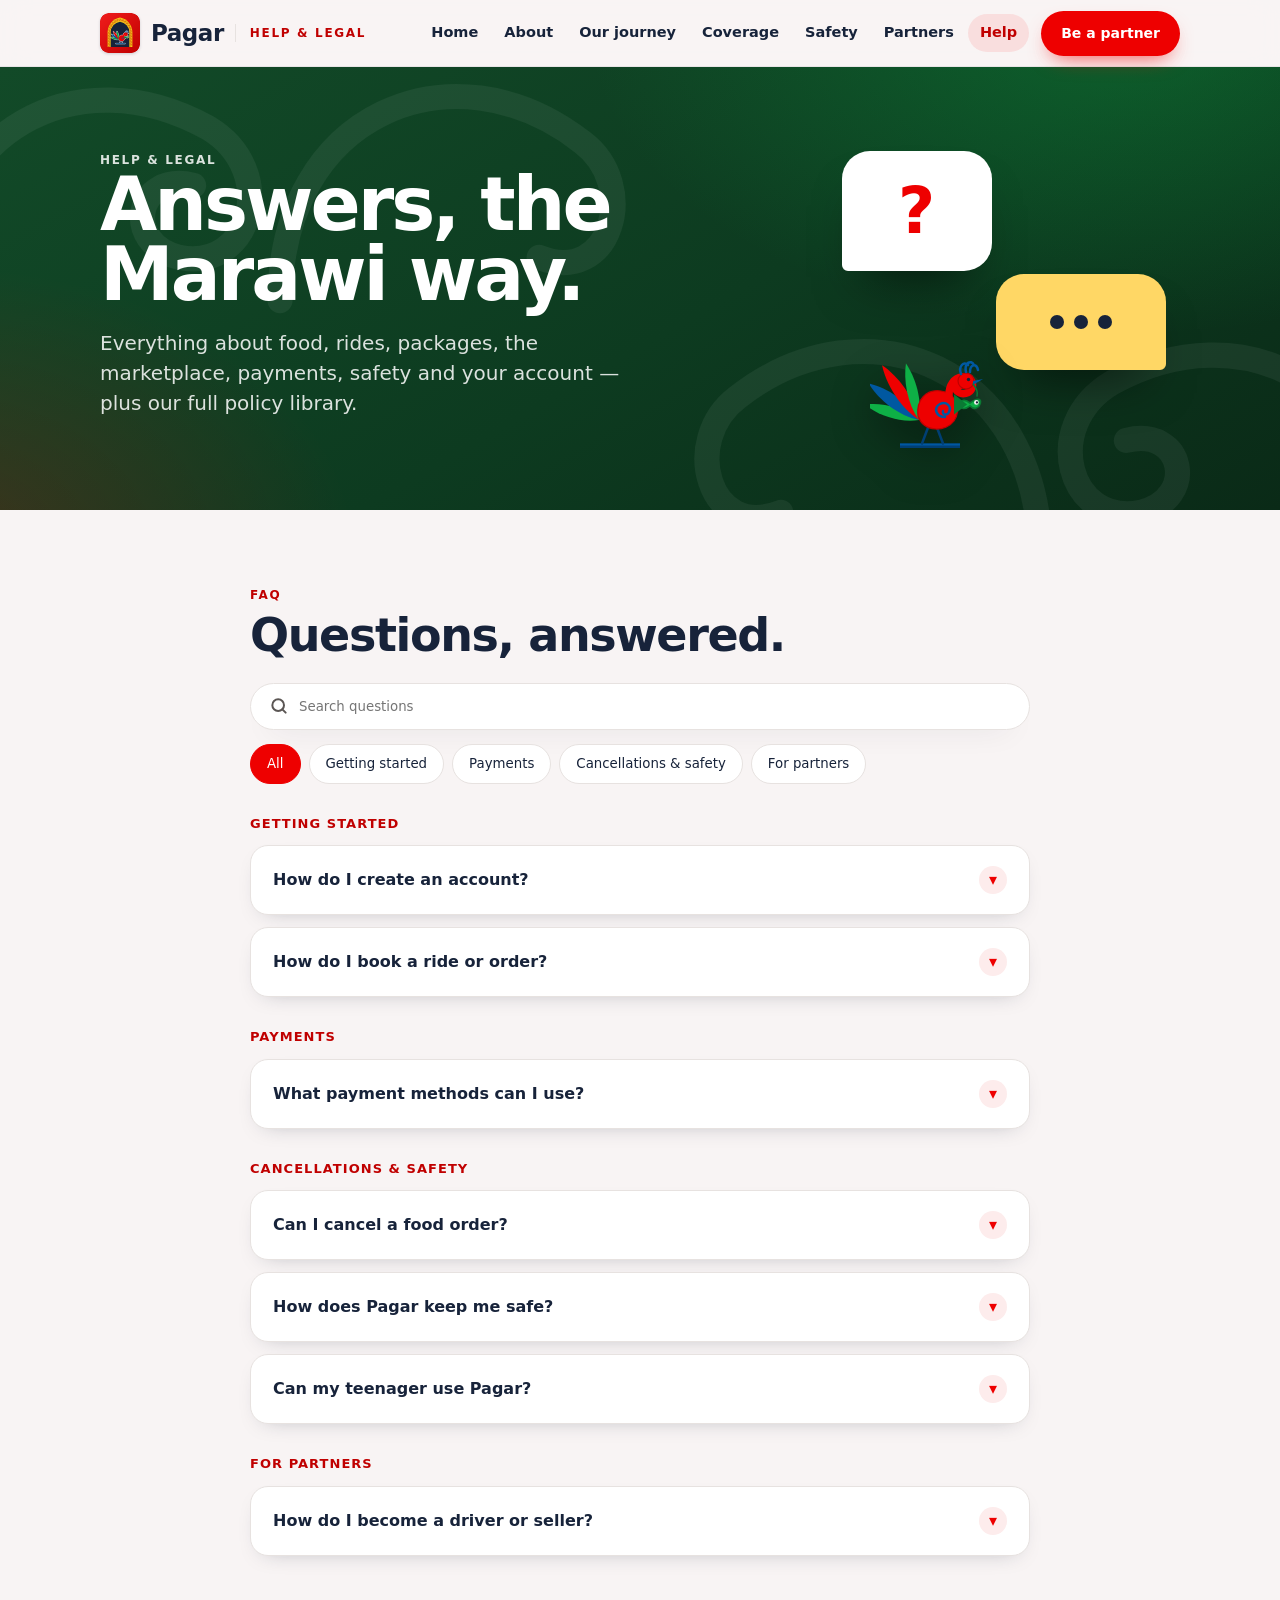
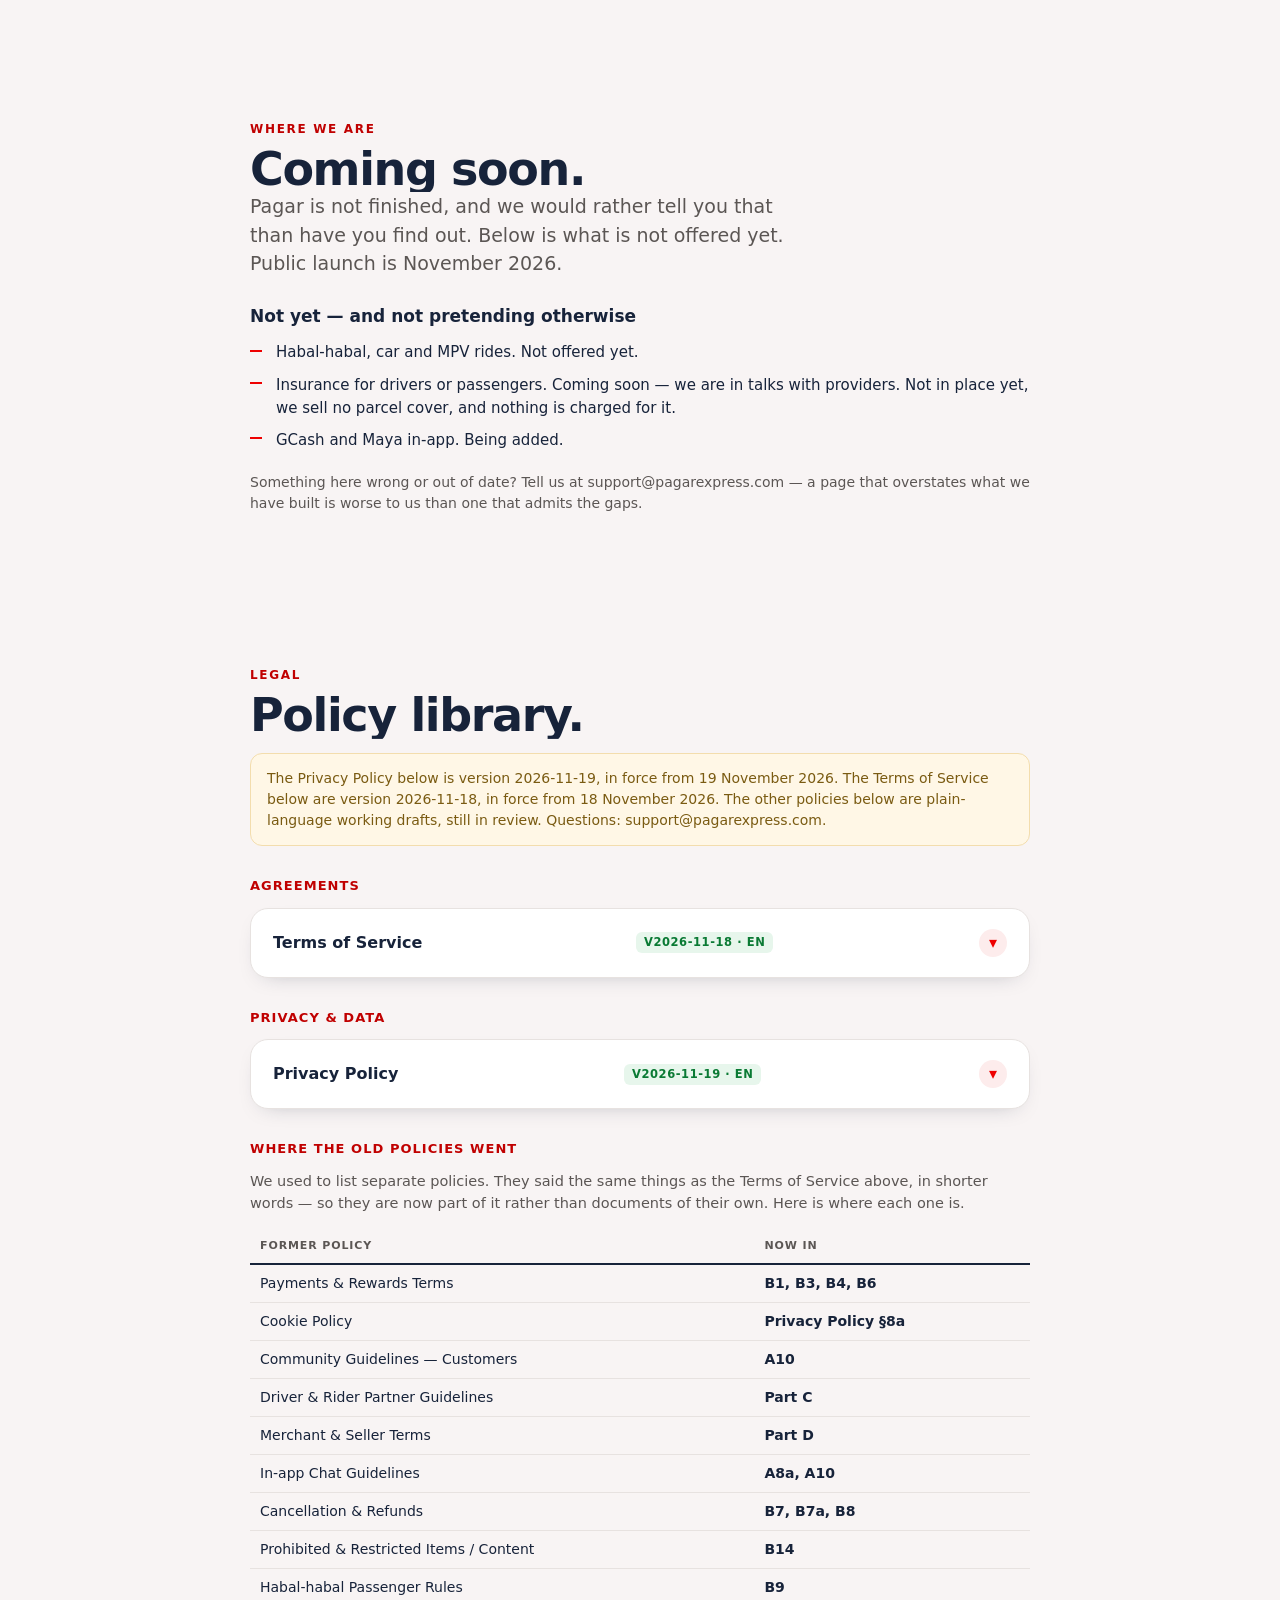
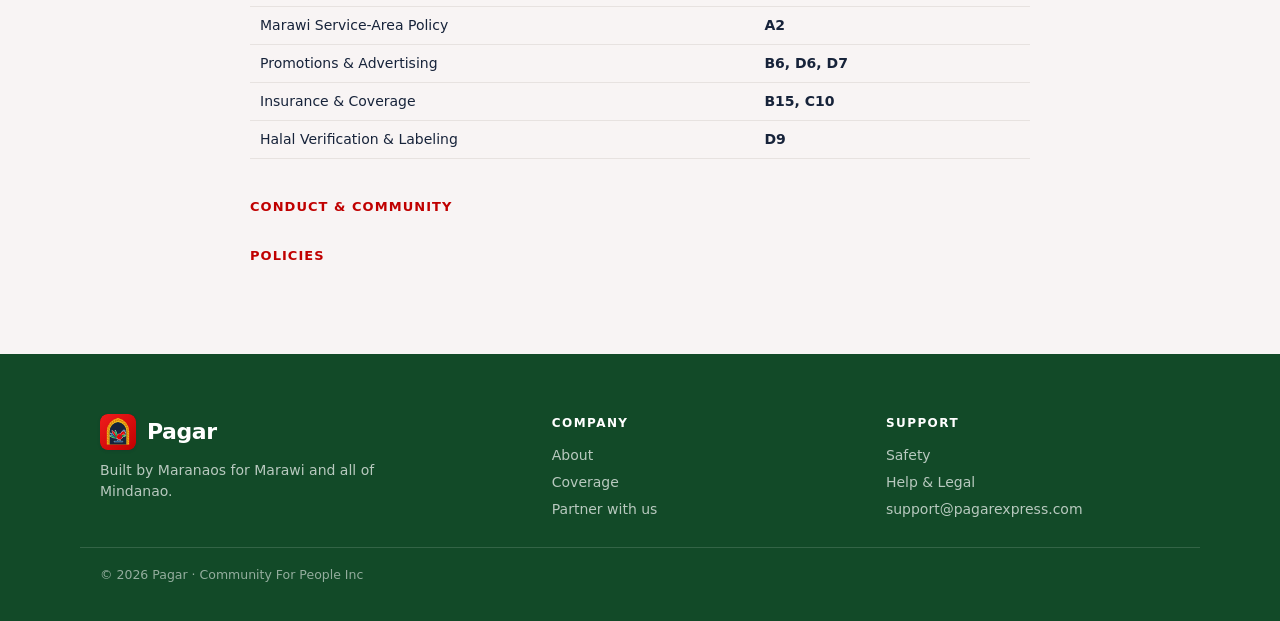
<file: help.html>
<!doctype html>
<html lang="en">
<head>
<meta charset="utf-8" />
<!-- Content security policy (17 Nov 2026): the browser only lets this page load from, and send to, the places listed. Form details can only go to the Pagar app server (connect-src). Adding a new outside service? Add its address here on all six pages. -->
<meta http-equiv="Content-Security-Policy" content="default-src 'self'; script-src 'self' 'unsafe-inline' https://unpkg.com https://challenges.cloudflare.com; style-src 'self' 'unsafe-inline' https://fonts.googleapis.com https://unpkg.com; font-src 'self' https://fonts.gstatic.com; img-src 'self' data: https://unpkg.com https://tile.openstreetmap.org; media-src 'self'; connect-src 'self' https://delivery-app-ub1c.onrender.com; frame-src https://challenges.cloudflare.com; form-action 'self'; object-src 'none'; base-uri 'self'; upgrade-insecure-requests" />
<meta name="viewport" content="width=device-width, initial-scale=1" />
<meta name="robots" content="index, follow" />
<title>Help &amp; Legal — Pagar</title>
<meta name="description" content="Answers about food, rides, packages, the marketplace, payments, safety and your account — plus Pagar's full policy library (drafts, pending legal review)." />
<!--
  Canonical + social cards. No page on this site had either: a share of any Pagar page
  rendered as a bare URL with no title, description or image, which for a launch being
  promoted on Facebook is the difference between a post that reads as a product and one
  that reads as a link someone pasted.
-->
<link rel="canonical" href="https://community-for-people-inc.github.io/pagar-website/help.html" />
<meta property="og:type" content="website" />
<meta property="og:site_name" content="PAGAR EXPRESS" />
<meta property="og:url" content="https://community-for-people-inc.github.io/pagar-website/help.html" />
<meta property="og:title" content="Help & Legal — Pagar" />
<meta property="og:description" content="Answers about food, rides, packages, the marketplace, payments, safety and your account — plus Pagar's full policy library (drafts, pending legal review)." />
<meta name="twitter:card" content="summary" />
<meta name="twitter:title" content="Help & Legal — Pagar" />
<meta name="twitter:description" content="Answers about food, rides, packages, the marketplace, payments, safety and your account — plus Pagar's full policy library (drafts, pending legal review)." />
<meta property="og:image" content="https://community-for-people-inc.github.io/pagar-website/assets/brand/pagar-icon-512.png" />
<meta property="og:image:alt" content="The PAGAR app icon: the Sarimanok at a torogan doorway" />
<meta name="twitter:image" content="https://community-for-people-inc.github.io/pagar-website/assets/brand/pagar-icon-512.png" />
<link rel="icon" type="image/svg+xml" href="assets/brand/pagar-icon.svg" />
<link rel="icon" type="image/png" sizes="32x32" href="assets/brand/favicon-32.png" />
<link rel="apple-touch-icon" href="assets/brand/apple-touch-icon.png" />
<link rel="preconnect" href="https://fonts.googleapis.com" /><link rel="preconnect" href="https://fonts.gstatic.com" crossorigin />
<link href="https://fonts.googleapis.com/css2?family=Archivo:wght@400;500;600;700;800;900&display=swap" rel="stylesheet" />
<link rel="stylesheet" href="assets/styles.css" />
<link rel="stylesheet" href="assets/motion.css" />
<style>
  .cat{font-weight:900;font-size:13px;letter-spacing:.08em;text-transform:uppercase;color:var(--ka-red);margin:30px 0 12px}
  .draft{display:inline-block;font-size:10.5px;font-weight:800;letter-spacing:.06em;text-transform:uppercase;color:var(--ka-red-deep);background:#fde8e8;border-radius:6px;padding:2px 8px;margin-left:8px;vertical-align:middle}
  .final{display:inline-block;white-space:nowrap;font-size:11.5px;font-weight:800;letter-spacing:.05em;text-transform:uppercase;color:var(--ka-green-deep);background:#e7f6ec;border-radius:6px;padding:2px 8px;margin-left:8px;vertical-align:middle}
  .stub{opacity:.62}
  .statuslist{list-style:none;margin:12px 0 0;padding:0;display:flex;flex-direction:column;gap:9px}
  .statuslist li{position:relative;padding-left:26px;font-size:15px;line-height:1.55}
  .statuslist li:before{content:"";position:absolute;left:0;top:.55em;width:12px;height:2px;background:var(--ka-green)}
  .statuslist.warn li:before{background:var(--ka-red)}
  .maptable{border-collapse:collapse;width:100%;font-size:14px;margin:4px 0 8px}
  .maptable th{text-align:left;font-size:11px;letter-spacing:.08em;text-transform:uppercase;color:var(--ka-ink-soft);border-bottom:2px solid var(--ka-ink);padding:8px 10px}
  .maptable td{padding:8px 10px;border-bottom:1px solid var(--ka-line)}
  .tscroll{overflow-x:auto}
  .legalbanner{background:#fff7e6;border:1px solid #f3ddad;color:#7a5b12;border-radius:12px;padding:14px 16px;font-size:14px;margin-bottom:8px}
  details.faq .doc h5{font-weight:800;font-size:13.5px;margin:12px 0 3px}
  details.faq .doc p, details.faq .doc li{font-size:14px;color:var(--ka-ink-soft)}
  details.faq .doc ul{margin:4px 0 4px 18px}
  details.faq .revnote{margin-top:12px;font-size:12.5px;color:var(--ka-ink-soft);border-top:1px solid var(--ka-line);padding-top:10px}
</style>
<style>
/* FAQ search and topic chips (17 Nov 2026) */
.faqtools{margin:24px 0 26px;display:grid;gap:14px}
.faqsearch{display:flex;align-items:center;gap:10px;background:#fff;border:1.5px solid var(--ka-line);border-radius:999px;padding:0 18px;box-shadow:0 14px 30px -22px rgba(23,35,58,.45);transition:border-color .15s,box-shadow .15s}
.faqsearch:focus-within{border-color:var(--ka-red);box-shadow:0 0 0 4px rgba(238,0,0,.1)}
.faqsearch svg{width:20px;height:20px;color:var(--ka-ink-soft);flex:none}
.faqsearch input{flex:1;min-width:0;border:0;outline:0;background:transparent;font:500 16px/1 inherit;font-family:inherit;padding:15px 0;color:var(--ka-ink)}
.faqchips{display:flex;flex-wrap:wrap;gap:8px}
.faqchips button{border:1.5px solid var(--ka-line);background:#fff;color:var(--ka-ink);font:700 14px/1 inherit;font-family:inherit;padding:10px 16px;border-radius:999px;cursor:pointer;min-height:40px;transition:background .15s,border-color .15s,color .15s}
.faqchips button:hover{border-color:#f0c9c9}
.faqchips button[aria-pressed="true"]{background:var(--ka-red);border-color:var(--ka-red);color:#fff}
.faqchips button:focus-visible{outline:3px solid var(--ka-red);outline-offset:2px}
.faqnone{color:var(--ka-ink-soft);font-size:15px}
</style>
<script>/* skipped page transitions are harmless; keep them out of the error console */addEventListener("pagereveal",function(e){var v=e.viewTransition;if(v)[v.ready,v.finished,v.updateCallbackDone].forEach(function(p){p&&p.catch&&p.catch(function(){})})});addEventListener("unhandledrejection",function(e){var r=e.reason;if(r&&r.name==="InvalidStateError"&&/Transition was aborted/.test(r.message))e.preventDefault()});</script>
</head>
<body>
<svg class="sprite" aria-hidden="true">
  <symbol id="sarimanok" viewBox="0 0 240 240">
    <rect x="60" y="205" width="120" height="9" fill="var(--ka-blue-deep)"></rect><rect x="60" y="205" width="120" height="4" fill="var(--ka-blue)"></rect>
    <path d="M118 168 L104 205 M132 168 L146 205" stroke="var(--ka-blue-deep)" stroke-width="5" stroke-linecap="round" fill="none"></path>
    <g transform="translate(98,158)"><g transform="rotate(-74)"><path d="M0,0 C-17,-36 -13,-84 0,-112 C13,-84 17,-36 0,0Z" fill="var(--ka-green)"></path></g><g transform="rotate(-54)"><path d="M0,0 C-18,-40 -14,-92 0,-124 C14,-92 18,-40 0,0Z" fill="var(--ka-blue)"></path></g><g transform="rotate(-34)"><path d="M0,0 C-18,-42 -14,-98 0,-132 C14,-98 18,-42 0,0Z" fill="var(--ka-red)"></path></g><g transform="rotate(-13)"><path d="M0,0 C-16,-38 -12,-86 0,-116 C12,-86 16,-38 0,0Z" fill="var(--ka-green)"></path></g></g>
    <path d="M96 150 C92 118 112 96 142 100 C176 104 182 140 168 160 C152 182 108 184 96 150Z" fill="var(--ka-red)"></path>
    <path d="M96 150 C92 118 112 96 142 100 C176 104 182 140 168 160 C152 182 108 184 96 150Z" fill="none" stroke="var(--ka-red-deep)" stroke-width="2.5"></path>
    <path d="M150 152 C132 152 126 134 140 126 C152 120 164 130 158 142 C154 150 144 148 146 140" fill="none" stroke="var(--ka-blue)" stroke-width="5" stroke-linecap="round"></path>
    <path d="M158 108 C158 88 168 74 184 72 C200 70 208 82 204 94 C200 106 184 108 176 102 C170 98 172 90 178 90" fill="none" stroke="var(--ka-red)" stroke-width="15" stroke-linecap="round"></path>
    <circle cx="192" cy="80" r="16" fill="var(--ka-red)"></circle><circle cx="192" cy="80" r="16" fill="none" stroke="var(--ka-red-deep)" stroke-width="2.5"></circle><circle cx="197" cy="77" r="3.4" fill="var(--ka-ink)"></circle>
    <path d="M182 66 C176 50 188 40 196 48 M192 62 C188 44 202 36 208 48 M200 62 C200 46 214 44 216 58" fill="none" stroke="var(--ka-blue)" stroke-width="5" stroke-linecap="round"></path>
    <path d="M206 80 L226 76 L206 88Z" fill="var(--ka-blue)"></path><path d="M206 86 C214 96 216 104 214 110" fill="none" stroke="var(--ka-green-deep)" stroke-width="3" stroke-linecap="round"></path>
    <g transform="translate(200,124) scale(2.9)"><path d="M0 0 C-9 -7 -9 9 0 2 C7 9 12 -9 0 0Z" fill="var(--ka-green)" stroke="var(--ka-green-deep)" stroke-width="1.1"></path><path d="M-2 1 L-11 -6 L-11 8Z" fill="var(--ka-green-deep)"></path><circle cx="4.4" cy="-0.4" r="1.6" fill="var(--ka-cream)"></circle><circle cx="4.8" cy="-0.4" r="0.8" fill="var(--ka-ink)"></circle></g>
  </symbol>
  <symbol id="okir" viewBox="0 0 100 40"><path d="M2 38 C2 14 22 4 40 14 C50 20 46 34 36 32 C28 30 30 20 38 22 M50 38 C50 12 74 2 92 16 C100 22 96 36 86 32" fill="none" stroke="currentColor" stroke-width="3.5" stroke-linecap="round"></path></symbol>
  <symbol id="sarimanok-flutter" viewBox="0 0 240 240">
    <rect x="60" y="205" width="120" height="9" fill="var(--ka-blue-deep)"></rect><rect x="60" y="205" width="120" height="4" fill="var(--ka-blue)"></rect>
    <path d="M118 168 L104 205 M132 168 L146 205" stroke="var(--ka-blue-deep)" stroke-width="5" stroke-linecap="round" fill="none"></path>
    <g transform="translate(98,158)"><g>
      <animateTransform attributeName="transform" type="rotate" values="-5 0 0;6 0 0;-5 0 0" dur="1.6s" repeatCount="indefinite" calcMode="spline" keyTimes="0;0.5;1" keySplines="0.4 0 0.6 1;0.4 0 0.6 1"></animateTransform>
      <g transform="rotate(-74)"><path d="M0,0 C-17,-36 -13,-84 0,-112 C13,-84 17,-36 0,0Z" fill="var(--ka-green)"></path><path d="M0,-8 C-7,-40 -6,-74 0,-98" stroke="var(--ka-green-deep)" stroke-width="3" fill="none"></path></g>
      <g transform="rotate(-54)"><path d="M0,0 C-18,-40 -14,-92 0,-124 C14,-92 18,-40 0,0Z" fill="var(--ka-blue)"></path><path d="M0,-8 C-8,-44 -7,-82 0,-108" stroke="var(--ka-blue-deep)" stroke-width="3" fill="none"></path></g>
      <g transform="rotate(-34)"><path d="M0,0 C-18,-42 -14,-98 0,-132 C14,-98 18,-42 0,0Z" fill="var(--ka-red)"></path><path d="M0,-8 C-8,-46 -7,-88 0,-116" stroke="var(--ka-red-deep)" stroke-width="3" fill="none"></path></g>
      <g transform="rotate(-13)"><path d="M0,0 C-16,-38 -12,-86 0,-116 C12,-86 16,-38 0,0Z" fill="var(--ka-green)"></path><path d="M0,-8 C-7,-42 -6,-78 0,-102" stroke="var(--ka-green-deep)" stroke-width="3" fill="none"></path></g>
    </g></g>
    <path d="M96 150 C92 118 112 96 142 100 C176 104 182 140 168 160 C152 182 108 184 96 150Z" fill="var(--ka-red)"></path>
    <path d="M96 150 C92 118 112 96 142 100 C176 104 182 140 168 160 C152 182 108 184 96 150Z" fill="none" stroke="var(--ka-red-deep)" stroke-width="2.5"></path>
    <g transform="translate(150,120)"><g>
      <animateTransform attributeName="transform" type="rotate" values="-8 0 0;20 0 0;-8 0 0" dur="0.9s" repeatCount="indefinite" calcMode="spline" keyTimes="0;0.5;1" keySplines="0.35 0 0.5 1;0.35 0 0.5 1"></animateTransform>
      <path d="M0 0 C-30 2 -52 24 -60 54 C-42 46 -24 46 -10 38 C-24 36 -34 32 -20 26 C-6 22 2 12 0 0Z" fill="var(--ka-red-deep)"></path>
      <path d="M-6 8 C-24 16 -40 32 -52 50" stroke="var(--ka-red)" stroke-width="2.5" fill="none" stroke-linecap="round"></path>
    </g></g>
    <path d="M158 108 C158 88 168 74 184 72 C200 70 208 82 204 94 C200 106 184 108 176 102 C170 98 172 90 178 90" fill="none" stroke="var(--ka-red)" stroke-width="15" stroke-linecap="round"></path>
    <circle cx="192" cy="80" r="16" fill="var(--ka-red)"></circle><circle cx="192" cy="80" r="16" fill="none" stroke="var(--ka-red-deep)" stroke-width="2.5"></circle><circle cx="197" cy="77" r="3.4" fill="var(--ka-ink)"></circle>
    <path d="M182 66 C176 50 188 40 196 48 M192 62 C188 44 202 36 208 48 M200 62 C200 46 214 44 216 58" fill="none" stroke="var(--ka-blue)" stroke-width="5" stroke-linecap="round"></path>
    <path d="M206 80 L226 76 L206 88Z" fill="var(--ka-blue)"></path><path d="M206 86 C214 96 216 104 214 110" fill="none" stroke="var(--ka-green-deep)" stroke-width="3" stroke-linecap="round"></path>
    <g transform="translate(200,124) scale(2.9)"><path d="M0 0 C-9 -7 -9 9 0 2 C7 9 12 -9 0 0Z" fill="var(--ka-green)" stroke="var(--ka-green-deep)" stroke-width="1.1"></path><path d="M-2 1 L-11 -6 L-11 8Z" fill="var(--ka-green-deep)"></path><path d="M-4 -2 C-1 -1 -1 3 -4 4" fill="none" stroke="var(--ka-green-deep)" stroke-width="0.8"></path><circle cx="4.4" cy="-0.4" r="1.6" fill="var(--ka-cream)"></circle><circle cx="4.8" cy="-0.4" r="0.8" fill="var(--ka-ink)"></circle></g>
  </symbol>

</svg>

<div class="flybird" aria-hidden="true"><svg viewBox="0 0 240 240"><use href="#sarimanok-flutter"></use></svg></div>

<header class="site"><div class="wrap bar">
  <a class="brand" href="index.html"><img class="brandicon" src="assets/brand/pagar-icon.svg" width="40" height="40" alt="Pagar"><span class="word">Pagar</span><span class="seg">HELP &amp; LEGAL</span></a>
  <nav class="main">
    <a class="navlink" href="index.html" data-en="Home" data-fil="Home">Home</a>
    <a class="navlink" href="about.html" data-en="About" data-fil="Tungkol">About</a>
      <a class="navlink" href="about.html#journey" data-en="Our journey" data-fil="Paglalakbay">Our journey</a>
    <a class="navlink" href="coverage.html" data-en="Coverage" data-fil="Saklaw">Coverage</a>
    <a class="navlink" href="safety.html" data-en="Safety" data-fil="Kaligtasan">Safety</a>
    <a class="navlink" href="partners.html" data-en="Partners" data-fil="Partners">Partners</a>
    <a class="navlink" href="help.html" data-en="Help" data-fil="Tulong">Help</a>
    <div class="langtoggle" role="group" aria-label="Language"><button data-lang="en" aria-pressed="true">EN</button><button data-lang="fil" aria-pressed="false">FIL</button></div>
    <a class="applybtn" href="partners.html#apply" data-en="Be a partner" data-fil="Maging partner">Be a partner</a>
  </nav>
</div></header>

<main>
  <section class="hero ink">
    <div class="okir-bg" aria-hidden="true"><svg><use href="#okir"></use></svg><svg class="two"><use href="#okir"></use></svg></div>
    <div class="heroart chat" aria-hidden="true">
      <span class="bub q">?</span>
      <span class="bub a"><i></i><i></i><i></i></span>
      <svg class="mini" viewBox="0 0 240 240"><use href="#sarimanok"></use></svg>
    </div>
    <div class="wrap inner">
      <div class="eyebrow" style="color:#fff;opacity:.85" data-en="Help & Legal" data-fil="Tulong at Legal">Help &amp; Legal</div>
      <h1 class="archivo-black" style="max-width:16ch" data-en="Answers, the Marawi way." data-fil="Mga sagot, sa paraang Marawi.">Answers, the Marawi way.</h1>
      <p class="lead" style="color:rgba(255,255,255,.85)" data-en="Everything about food, rides, packages, the marketplace, payments, safety and your account — plus our full policy library." data-fil="Lahat tungkol sa pagkain, sakay, padala, palengke, bayad, kaligtasan at account — kasama ang buong patakaran.">Everything about food, rides, packages, the marketplace, payments, safety and your account — plus our full policy library.</p>
    </div>
  </section>

  <!-- FAQ -->
  <section class="block">
    <div class="wrap" style="max-width:820px">
      <div class="eyebrow">FAQ</div>
      <h2 class="sec" data-en="Questions, answered." data-fil="Mga tanong, sagot na.">Questions, answered.</h2>
      <!-- Search and topic filters (17 Nov 2026), built by the script at the end of the page from the
           categories below. Hidden until that script runs, so without JS the plain list shows. -->
      <div class="faqtools" id="faqtools" hidden>
        <label class="faqsearch"><svg viewBox="0 0 24 24" fill="none" stroke="currentColor" stroke-width="2.4" aria-hidden="true"><circle cx="11" cy="11" r="7"/><path d="M20 20l-4-4" stroke-linecap="round"/></svg><input id="faqq" type="search" placeholder="Search questions" aria-label="Search questions" autocomplete="off"></label>
        <div class="faqchips" id="faqchips" role="group" aria-label="Topics"></div>
        <p class="faqnone" id="faqnone" hidden>No questions match that search. Try another word, or email support@pagarexpress.com.</p>
      </div>

      <div class="cat" data-en="Getting started" data-fil="Pagsisimula">Getting started</div>
      <details class="faq"><summary><span data-en="How do I create an account?" data-fil="Paano gumawa ng account?">How do I create an account?</span><span class="chev">▾</span></summary><p data-en="Download the app, enter your mobile number, and verify the one-time PIN sent by SMS. Add your name and email to finish." data-fil="I-download ang app, ilagay ang numero, i-verify ang PIN sa SMS, idagdag ang pangalan at email.">Download the app, enter your mobile number, and verify the one-time PIN sent by SMS. Add your name and email to finish.</p></details>
      <details class="faq"><summary><span data-en="How do I book a ride or order?" data-fil="Paano mag-book o mag-order?">How do I book a ride or order?</span><span class="chev">▾</span></summary><p data-en="Open the service you need, set pickup/drop-off or pick a store, and confirm. Fares and totals are shown upfront before you commit." data-fil="Buksan ang serbisyo, itakda ang pickup/drop-off o pumili ng tindahan, at kumpirmahin. Nakikita ang presyo bago mag-commit.">Open the service you need, set pickup/drop-off or pick a store, and confirm. Fares and totals are shown upfront before you commit.</p></details>

      <div class="cat" data-en="Payments" data-fil="Bayad">Payments</div>
      <details class="faq"><summary><span data-en="What payment methods can I use?" data-fil="Anong paraan ng bayad?">What payment methods can I use?</span><span class="chev">▾</span></summary><p data-en="Cash. Food, market and pabili orders are paid in cash on delivery, and rides and parcels are paid to your driver in cash. Checkout shows how much you can pay in cash on each order. GCash, Maya and card are not open in the app yet." data-fil="Cash. Cash on delivery ang bayad sa pagkain, palengke at pabili, at cash sa driver ang bayad sa sakay at padala. Makikita sa checkout kung magkano ang puwedeng i-cash sa bawat order. Hindi pa bukas sa app ang GCash, Maya at card.">Cash. Food, market and pabili orders are paid in cash on delivery, and rides and parcels are paid to your driver in cash. Checkout shows how much you can pay in cash on each order. GCash, Maya and card are not open in the app yet.</p></details>

      <div class="cat" data-en="Cancellations & safety" data-fil="Cancellation at kaligtasan">Cancellations &amp; safety</div>
      <details class="faq"><summary><span data-en="Can I cancel a food order?" data-fil="Pwede bang i-cancel ang food order?">Can I cancel a food order?</span><span class="chev">▾</span></summary><p data-en="Food is free to cancel before the restaurant accepts it. Once the kitchen starts preparing, it may no longer be cancellable — the food is already being made. Full rules in the Terms of Service below (B7 and B8)." data-fil="Libreng ma-cancel bago tanggapin ng restaurant. Kapag sinimulan nang lutuin, maaaring hindi na. Buong patakaran sa Terms of Service sa ibaba (B7 at B8).">Food is free to cancel before the restaurant accepts it. Once the kitchen starts preparing, it may no longer be cancellable. Full rules in the Terms of Service below (B7 and B8).</p></details>
      <details class="faq"><summary><span data-en="How does Pagar keep me safe?" data-fil="Paano ako pinapanatiling ligtas?">How does Pagar keep me safe?</span><span class="chev">▾</span></summary><p data-en="Driver name, photo, plate and rating before you ride; in-app chat so you never have to give out your number; live trip sharing; and SOS to a real team in Mindanao. If you do call your driver, you will each see the other's real number. See the Safety page." data-fil="Pangalan, litrato, plate at rating bago sumakay; in-app chat para hindi mo na kailangang ibigay ang numero mo; live trip sharing; at SOS sa tunay na team. Kapag tumawag ka sa driver, makikita ninyo ang totoong numero ng isa't isa. Tingnan ang Safety page.">Driver name, photo, plate and rating before you ride; in-app chat so you never have to give out your number; live trip sharing; and SOS to a real team in Mindanao. If you do call your driver, you will each see the other's real number. See the Safety page.</p></details>
      <details class="faq"><summary><span data-en="Can my teenager use Pagar?" data-fil="Pwede bang gumamit ng Pagar ang anak kong teenager?">Can my teenager use Pagar?</span><span class="chev">▾</span></summary><p data-en="Yes, for rides. A parent or guardian sets up a Teen Account for a 13 to 17 year old and links it to their own account. The guardian chooses what the teen may book: the hours, the vehicle types, and whether only same-gender drivers are matched. Only drivers approved to carry teen passengers are matched, the teen gives the driver a 4-digit PIN before the trip starts, and the guardian is told at each step and can follow the trip live. A teen is never given a driver's phone number. Food, market, parcel and pabili orders are not available to a Teen Account. Full rules in the Terms of Service below (B12)." data-fil="Oo, para sa sakay. Ang magulang o guardian ang gagawa ng Teen Account para sa edad 13 hanggang 17 at ili-link ito sa sarili niyang account. Ang guardian ang pipili kung ano ang puwedeng i-book ng teen: ang oras, ang uri ng sasakyan, at kung driver na kapareho lang ng kasarian ang itutugma. Mga driver lang na aprubado para sa teen na pasahero ang itutugma, ibibigay ng teen sa driver ang 4-digit na PIN bago magsimula ang biyahe, at aabisuhan ang guardian sa bawat hakbang at masusundan niya nang live ang biyahe. Hindi kailanman ibinibigay sa teen ang numero ng driver. Hindi magagamit ng Teen Account ang order ng pagkain, palengke, padala at pabili. Buong patakaran sa Terms of Service sa ibaba (B12).">Yes, for rides. A parent or guardian sets up a Teen Account for a 13 to 17 year old and links it to their own account. The guardian chooses what the teen may book: the hours, the vehicle types, and whether only same-gender drivers are matched. Only drivers approved to carry teen passengers are matched, the teen gives the driver a 4-digit PIN before the trip starts, and the guardian is told at each step and can follow the trip live. A teen is never given a driver's phone number. Food, market, parcel and pabili orders are not available to a Teen Account. Full rules in the Terms of Service below (B12).</p></details>

      <div class="cat" data-en="For partners" data-fil="Para sa partners">For partners</div>
      <details class="faq"><summary><span data-en="How do I become a driver or seller?" data-fil="Paano maging driver o seller?">How do I become a driver or seller?</span><span class="chev">▾</span></summary><p data-en="Head to the Partners page and apply as a Hero (driver) or merchant. Our Marawi team helps you set up and start earning — free at launch." data-fil="Pumunta sa Partners page at mag-apply. Tutulong ang Marawi team — libre sa launch.">Head to the Partners page and apply as a Hero (driver) or merchant. Our Marawi team helps you set up — free at launch.</p></details>
    </div>
  </section>

  <!-- LEGAL -->
  <!-- PRE-LAUNCH STATUS — owner direction 2026-08-07: say truthfully what exists, what is being
       built, and that the tech is not finished, as a gate to the public launch (moved from 4 October; owner, 2026-09-30).
       Owner direction 2026-10-13: the launch reads "November 2026" (month, no day), and the "Working today"
       list is removed — only what is not yet offered stays.
       Kept as plain rows rather than a marketing grid: the point is that it can be checked. -->
  <section class="block light" id="status">
    <div class="wrap" style="max-width:820px">
      <div class="eyebrow" data-en="Where we are" data-fil="Nasaan na tayo">Where we are</div>
      <h2 class="sec" data-en="Coming soon." data-fil="Malapit na.">Coming soon.</h2>
      <p class="lead" data-en="Pagar is not finished, and we would rather tell you that than have you find out. Below is what is not offered yet. Public launch is November 2026." data-fil="Hindi pa tapos ang Pagar, at mas gusto naming sabihin ito sa inyo kaysa malaman ninyo na lang. Nasa ibaba kung ano ang wala pa. Ang public launch ay Nobyembre 2026.">Pagar is not finished, and we would rather tell you that than have you find out. Below is what is not offered yet. Public launch is November 2026.</p>

      <h3 style="margin-top:26px;font-weight:800;font-size:17px" data-en="Not yet — and not pretending otherwise" data-fil="Wala pa — at hindi namin ipagsisinungaling">Not yet — and not pretending otherwise</h3>
      <ul class="statuslist warn">
        <li data-en="Habal-habal, car and MPV rides. Not offered yet." data-fil="Habal-habal, kotse at MPV na sakay. Hindi pa inaalok.">Habal-habal, car and MPV rides. Not offered yet.</li>
        <li data-en="Insurance for drivers or passengers. Coming soon — we are in talks with providers. Not in place yet, we sell no parcel cover, and nothing is charged for it." data-fil="Insurance para sa driver o pasahero. Malapit na — kausap namin ang mga provider. Wala pa ito ngayon, walang binebentang parcel cover, at walang sinisingil para dito.">Insurance for drivers or passengers. Coming soon — we are in talks with providers. Not in place yet, we sell no parcel cover, and nothing is charged for it.</li>
        <li data-en="GCash and Maya in-app. Being added." data-fil="GCash at Maya sa app. Idinadagdag pa.">GCash and Maya in-app. Being added.</li>
      </ul>

      <p style="margin-top:20px;font-size:14px;color:var(--ka-ink-soft)" data-en="Something here wrong or out of date? Tell us at support@pagarexpress.com — a page that overstates what we have built is worse to us than one that admits the gaps." data-fil="May mali o luma dito? Sabihan kami sa support@pagarexpress.com — mas masama sa amin ang pahinang nagpapalabis kaysa sa umaamin ng kulang.">Something here wrong or out of date? Tell us at support@pagarexpress.com — a page that overstates what we have built is worse to us than one that admits the gaps.</p>
    </div>
  </section>

  <section class="block light">
    <div class="wrap" style="max-width:820px">
      <div class="eyebrow" data-en="Legal" data-fil="Legal">Legal</div>
      <h2 class="sec" data-en="Policy library." data-fil="Aklatan ng patakaran.">Policy library.</h2>
      <div class="legalbanner" style="margin-top:14px" data-en="The Privacy Policy below is version 2026-11-19, in force from 19 November 2026. The Terms of Service below are version 2026-11-18, in force from 18 November 2026. The other policies below are plain-language working drafts, still in review. Questions: support@pagarexpress.com." data-fil="Ang Privacy Policy sa ibaba ay bersyon 2026-11-19, na may bisa mula 19 Nobyembre 2026. Ang Terms of Service sa ibaba ay bersyon 2026-11-18, na may bisa mula 18 Nobyembre 2026. Ang ibang patakaran sa ibaba ay draft pa, sinusuri. Tanong: support@pagarexpress.com.">The Privacy Policy below is version 2026-11-19, in force from 19 November 2026. The Terms of Service below are version 2026-11-18, in force from 18 November 2026. The other policies below are plain-language working drafts, still in review. Questions: support@pagarexpress.com.</div>

      <div class="cat">Agreements</div>
      <details class="faq" id="terms"><summary>Terms of Service<span class="final">v2026-11-18 · EN</span><span class="chev">▾</span></summary><div class="doc"><p><b>PAGAR</b> · operated by Community For People Inc · Effective: <em>November 18, 2026</em></p><p>Everyone who signs up — customer, driver, or merchant — agrees to Part A. Then Part B, C or D applies to what you are. The policies we used to list separately are part of this document.</p><h4>Part A · Everyone</h4><h5 aria-level="4">A1. Definitions</h5><p><b>PAGAR</b> — the apps (PAGAR EXPRESS for customers, PAGAR Driver for riders and PAGAR Merchant for restaurants and shops), the website and the platform operated by CFPI. <b>CFPI</b> — Community For People Inc, a non-profit. <b>Partner</b> — an independent driver, restaurant or seller who provides the actual service. <b>Service</b> — a ride, food order, package delivery, marketplace order or pabili errand booked through PAGAR. <b>Fare</b> — what the partner is paid for the service. <b>Service fee</b> — what CFPI charges for the platform. <b>Wallet</b> — your in-app PAGAR balance.</p><h5 aria-level="4">A2. What PAGAR is, and what it is not</h5><p>PAGAR is a <b>technology platform that connects you with independent partners</b>. CFPI operates the platform. <b>CFPI does not itself drive vehicles, cook food, or sell goods</b> — those are provided by independent partners who are not CFPI's employees or agents.</p><p>This distinction matters for who is responsible for what (A13), and it is not a device to avoid responsibility: CFPI verifies partners before they can work (C1, D2), sets safety rules they must follow, and acts on reports.</p><p>PAGAR operates in Marawi City under the authority of the <b>local government unit</b>, working with the LGU and the local tricycle operators' and drivers' associations (TODAs). Tricycle fares follow the <b>Marawi City fare ordinance</b> and are never surged (B1).</p><p><b>PAGAR offers tricycle rides only.</b> Habal-habal (motorcycle), car and MPV rides are <b>not offered</b> yet, and the app does not show them. Motorcycles do carry <b>package and food deliveries</b> today — that is a different service and is unaffected.</p><h5 aria-level="4">A3. Your account</h5><p>You must be <b>18 or older</b>, except for a <b>Teen Account</b> (B12), which is for ages 13–17 and must be linked by a parent or guardian. <b>We do not offer accounts to anyone under 13.</b> Give accurate information, keep your login secure, and use <b>one account per person</b>. The one exception: if you run a store, you may also hold a separate personal customer account, with its own phone number, to order as a customer (B13). Do not share, sell or transfer your account. You are responsible for everything done under it. We may ask you to verify your mobile number, and may refuse or close duplicate or fraudulent accounts.</p><p><b>Your sign-ins, and how you end one.</b> Every time you sign in, that sign-in is recorded on your account and can be ended. <b>Signing out ends it on our side</b>, not only on the phone in your hand. <b>Changing or resetting your password ends every other sign-in on your account</b> — including ones made before the change — and we tell you it happened. If your account is signed in to from <b>a different phone</b> while a sign-in is already active, <b>we alert you</b>. Setting a password for the <b>first</b> time ends nothing and alerts nobody: there is no earlier sign-in to protect. Sign-ins that were already running when we released this keep working.</p><p><b>After 5 wrong passwords in a row</b>, signing in with your password needs a reset first, through Forgot password, by text or email. Your account is not locked, and there is no waiting time. A correct sign-in before the fifth try, or a change of password, starts the count again.</p><h5 aria-level="4">A4. Booking is a request, not a guarantee</h5><p>Booking asks the platform to find you a partner. <b>We do not guarantee that one is available</b>, or any particular arrival time. Estimated times are estimates. Availability varies with demand, weather, road conditions, holidays and prayer times.</p><h5 aria-level="4">A5. Information we collect</h5><p>Your name, mobile number and email; your location while you are booking or a service is active; your transaction records; and device identifiers needed to run and secure the service. Verification documents where a role requires them (C1, D2). Communications with support, and with partners through the app.</p><p>Some things are asked for <b>separately</b>, with their own consent, and are not covered by your acceptance of these Terms: an identity selfie (B10), trip audio (B11), and a guardian's consent for a teen (B12). Each can be withdrawn on its own.</p><h5 aria-level="4">A6. How we use and share it</h5><p>To provide the service, take payment, keep the platform safe, support you, and meet legal and tax obligations. We share with <b>partners</b> only what is needed to complete your service; with <b>payment providers</b> to process payment; with <b>mapping providers</b> for addresses and routing; and with <b>authorities</b> where the law requires it or safety demands it. <b>We do not sell your personal information.</b></p><p>What "needed to complete your service" means for the <b>partner assigned to your job</b>: your <b>name</b>, your <b>mobile number</b>, your <b>pick-up and drop-off or delivery location</b>, and the <b>details of the order itself</b>. Their name and mobile number go to you in return. This is the basis on which the two of you can call each other, and it is set out in full in <b>A8a</b>.</p><p>On a <b>food or marketplace order the merchant also sees your name and mobile number</b>, alongside the order and the assigned rider's number, so the store can reach you about a substitution, a missing item or a delivery they cannot complete. The same rule in A8a applies to them: it is your real number, and misusing it breaches A10.</p><p><b>Parcel tracking is by link only.</b> A parcel can be followed by the people you send its share link to. Nobody else can look a parcel up, even with its reference.</p><p>Where a provider we use processes your data outside the Philippines, we require contractual protections consistent with the Data Privacy Act.</p><h5 aria-level="4">A7. Your rights under the Data Privacy Act of 2012</h5><p>You have the right to be informed, to access and correct your data, to object to processing, to data portability, and to have your data erased or blocked, subject to legal limits. You may <b>withdraw any consent</b> at any time in the app. You may complain to the <b>National Privacy Commission</b> (privacy.gov.ph).</p><p><b>Our Data Protection Officer is Teresa Maureen H. Bancod</b>, registered with the National Privacy Commission. Reach her, or exercise any of the rights above, at dpo_email@pagarexpress.com.</p><h5 aria-level="4">A8. Communications</h5><p>We send you notifications about your services and account. Support conversations may be kept as a record of what was said.</p><p>Marketing messages are separate and you can opt out of them without affecting your account.</p><p>Support answers in <b>English and Filipino</b>.</p><p><b>PAGAR Help and Pagari.</b> Each PAGAR app has a Help section with step-by-step tutorials and answers to common questions. Help also has <b>Pagari, a chat assistant powered by artificial intelligence</b>, which answers questions about using PAGAR at any hour. Pagari runs on an AI service from another company. It is a computer program, not a person, and it answers only from PAGAR's own guides and, for a customer, from their own bookings, so its answers are general guidance: they may be incomplete or wrong, and they do not change these Terms, a fare, a refund decision or anything on your account. It cannot move money, cancel a booking or lift a suspension; anything it cannot answer can become a request to our support team. <b>Pagari asks your permission before your first chat</b>, and you can withdraw it at any time in your settings. Riders and merchants can always use it; a customer may need a booking first. PAGAR does not keep the conversation: when Pagari passes a question to our support team, a short summary is kept as a support request, under the Privacy Policy. Do not type passwords or card numbers into it.</p><h5 aria-level="4">A8a. Contacting each other about a job — chat and calls</h5><p>Once a partner is assigned to your booking, PAGAR gives you two ways to reach each other:</p><p><b>In-app chat.</b> A message thread inside the app for that specific job. This is the default and it needs no phone number — nothing about your number is revealed by using it. Messages are stored with the job so a dispute can be checked against what was actually said.</p><p>On a <b>food or marketplace order</b> there are three people, and each pair has its own chat: you and the rider, you and the store, and the rider and the store. <b>On a food order your chat with the restaurant stays open until the rider collects your order.</b></p><p><b>Phone call.</b> So that a driver can find you and you can find your driver, <b>PAGAR shares your name and mobile number with the partner assigned to your job, and shares theirs with you.</b> This happens when the job is assigned, and it works in both directions:</p><ul><li><b>You will see the assigned partner's real mobile number, and they will see yours.</b></li><li><b>Your own network's charges apply to a call you make.</b> PAGAR does not bill you for the call and does not pay for it.</li><li><b>Once you have exchanged numbers, you have exchanged them.</b> If you would rather not, <b>use in-app chat instead of calling</b> — that is what it is there for.</li></ul><p>This is how delivery and ride platforms in the Philippines commonly work, and it is the minimum needed for someone to physically find you and hand you your order. If a partner contacts you for any reason other than the job — or after it has ended — <b>report it from the chat screen for that job (the ⚑ button beside the call button), or write to support@pagarexpress.com.</b> The report goes to our safety queue with the job attached, so nobody has to remember a reference number. The same button works the other way: a partner can report a customer. Using a number obtained through PAGAR for anything other than completing the job breaches A10 and can end that person's access.</p><h5 aria-level="4">A9. Deleting your account</h5><p>Delete your account at any time from Profile → "Delete my account" (in PAGAR EXPRESS, Profile is the Me tab), or on the web at communityforpeople.org/delete-account, where you do not need to log in. Finish or cancel any active ride, order or delivery first. <b>Your account is deactivated immediately and permanently deleted after 30 days. Logging back in within those 30 days cancels the deletion; after them it cannot be undone.</b> If your wallet still has a balance to settle — money we owe you or money you owe — the deletion waits until our staff have settled it. <b>A Teen Account is deleted only at the request of the parent or guardian</b> who linked it (B12), by emailing dpo_email@pagarexpress.com or through support; the teen cannot delete it from their own profile. Deletion <b>erases the documents and photos you uploaded</b> — your ID or licence scans, your selfie, and a partner's permits — from our storage, not merely the links to them. <b>Your saved addresses and favourites are deleted outright</b>, including any recipient name and number saved with them. Past trips and orders show "Deleted User".</p><p>Completed transaction records are retained in <b>anonymised</b> form, as Philippine tax and accounting law requires. <b>One thing is retained with them and we would rather say so than not: a photo taken as proof of delivery stays attached to that order record.</b> It is part of the receipt for a completed transaction rather than part of your profile. <b>If a driver or merchant account is still suspended when the 30 days end, or a customer account is suspended for fraud, hashed identifiers</b> — phone, licence, plate and business registration, never the numbers themselves and never a name — <b>are kept for up to 2 years</b>, so that the same person cannot simply sign up again. The Privacy Policy, section 5, sets out what is deleted and kept, and why.</p><h5 aria-level="4">A10. Conduct, and what gets you removed</h5><p>Follow traffic and safety rules, including helmet use and passenger limits. Treat partners and staff with respect.</p><p>We have <b>no tolerance</b> for: violence or threats; sexual harassment or unwanted physical contact; discrimination on the basis of sex, religion, ethnicity, disability or age; being under the influence in a way that endangers others; carrying weapons; damaging a vehicle; fraud; or using PAGAR for anything unlawful. Any of these can end your access immediately.</p><h5 aria-level="4">A11. Ratings, reports and suspension</h5><p>You may rate a service, and partners may rate customers. <b>The rating or review one person gives another on a job is never shown to the person it is about</b>; each sees only their own average. A review of a restaurant or shop is different: it appears on the store's page with your first name only, and the store's owner may reply to it publicly, in the store's name. We may act on ratings and reports — including retraining, warning, suspension or removal. Every suspension is opened under a case number and lifted only with a recorded resolution. Where we suspend or remove an account we will say why, and <b>you may appeal</b> to support@pagarexpress.com.</p><h5 aria-level="4">A12. Safety features</h5><p>PAGAR provides an in-app <b>emergency button</b> that reaches our support team and, where relevant, the assigned driver; <b>live trip sharing</b>; <b>in-app chat</b>, so you can arrange a job without giving out your number (A8a); <b>identity verification</b> of partners; <b>reporting and blocking</b> of a partner who misuses your contact details; and <b>trip checks on every trip</b> (PagarCheck): if the vehicle stops for too long, leaves the expected route, or we lose its location, we check with you. For a teen, the guardian is told as well (B12). <b>Emergencies should always also be reported to the authorities — dial 911.</b> PAGAR's safety features do not replace emergency services.</p><p><b>Emergency contacts for adult passengers — when this is switched on.</b> You will be able to name up to <b>3 emergency contacts</b> in the app, each with a Philippine mobile number that is not your own. If you press the emergency button during a ride, we text each of them <b>once for that ride</b>: your name, the time, a map link to where you are, and that PAGAR support has been alerted. The text never names the driver, the fare or the route. Our support team sees who your contacts are and whether the text went, so they can call them. Name only people who know you have listed them. A Teen Account uses its parent or guardian and its own emergency contact instead (B12).</p><p>If you call your driver, or they call you, <b>each side sees the other's real number</b> — see A8a, and use in-app chat if you would rather not share yours.</p><h5 aria-level="4">A13. Liability</h5><p>CFPI provides the platform on an <b>"as available"</b> basis. Partners are independent, and CFPI is not liable for their acts or omissions beyond what the law imposes on a platform of this kind. CFPI is not liable for indirect or consequential losses, or for losses caused by events outside its reasonable control (A14).</p><p><b>Nothing in these Terms limits any right that cannot be waived under Philippine law</b>, including under the Consumer Act (RA 7394), the Civil Code, and the Data Privacy Act.</p><h5 aria-level="4">A13a. Prohibited items — you cover CFPI</h5><p><b>B14 lists what may not be sent, carried or bought through PAGAR.</b> If you break that clause, you carry what follows, and <b>you agree to cover CFPI for it</b> — any fine, penalty, seizure, claim, loss, damage or legal cost CFPI incurs because of the item, including anything CFPI has to pay a rider, a merchant or a third party over it.</p><p>This binds <b>customers and riders alike</b>:</p><ul><li>a <b>customer</b> who sends a prohibited item, hands one to a rider, or asks a rider to buy one — whether or not you described it accurately when you booked;</li><li>a <b>rider</b> who <b>knowingly</b> carries or buys one, whatever the customer told them.</li></ul><p><b>A rider who was deceived is not caught by this.</b> If you were told the parcel was one thing and it was another, the person who lied to you carries it, not you — tell support and hand nothing over.</p><p>We may also <b>refuse or stop a job, hand the item to the authorities, and suspend the account</b>, under A10 and A11.</p><h5 aria-level="4">A14. Events outside our control</h5><p>Neither party is responsible for failures caused by events beyond reasonable control — including armed conflict or civil disturbance, natural disaster, flooding, power or telecommunications failure, epidemic, or government action. Given where PAGAR operates, this is stated plainly rather than buried.</p><h5 aria-level="4">A15. Intellectual property</h5><p>The PAGAR name, logo, app and content belong to CFPI. You may use them only to use the service. You keep ownership of content you submit (photos, reviews) and give CFPI permission to use it to operate and promote the service.</p><h5 aria-level="4">A16. Complaints and disputes</h5><p><b>Talk to us first.</b> Raise it in-app (Help → Report an issue) or at support@pagarexpress.com. We aim to acknowledge within 2 working days. Consumer complaints may also be brought to the <b>Department of Trade and Industry</b>, and data complaints to the <b>National Privacy Commission</b>.</p><p>If a dispute cannot be resolved, it is subject to the exclusive jurisdiction of the courts of <b>Marawi City / Lanao del Sur</b>, unless the law gives you the right to sue elsewhere.</p><h5 aria-level="4">A17. Governing law</h5><p>These Terms are governed by the laws of the <b>Republic of the Philippines</b>, including the rules applicable in the <b>Bangsamoro Autonomous Region in Muslim Mindanao</b>.</p><h5 aria-level="4">A18. Changes to these Terms</h5><p>We may update these Terms. <b>Whenever these Terms change, the version number changes, and every signed-in user is asked to accept the new version the next time they open the app.</b> They must tap "I agree" to carry on. Each acceptance is recorded against the account as a new entry, so the record shows what was agreed and when.</p><h5 aria-level="4">A19. General</h5><p>If any clause is unenforceable, the rest stands. CFPI may assign these Terms to a successor organisation; you may not assign yours. These Terms, plus the Privacy Policy and any service-specific terms shown in-app, are the whole agreement. Failure to enforce a term is not a waiver of it.</p><h5 aria-level="4">A20. Who we are, formally</h5><p><b>Community For People Inc</b> — a <b>non-stock, non-profit corporation</b> organised under the laws of the Republic of the Philippines, with <b>perpetual existence</b>.</p><p><b>SEC Company Registration No. 2022060055663-00.</b></p><p><b>Registered office:</b> No. 26 E. Rodriguez Sr. Avenue, Don Manuel, Second District, Quezon City, National Capital Region 1113, Philippines.</p><p><b>Data Protection Officer:</b> Teresa Maureen H. Bancod, registered with the National Privacy Commission.</p><p><b>Contact:</b> support@pagarexpress.com · alerts@communityforpeople.org</p><h4>Part B · Customers</h4><h5 aria-level="4">B1. Fares and what they are made of</h5><p>Fares are <b>calculated by the platform and shown before you confirm</b>. A ride fare is built from a base amount and distance, per the applicable fare matrix. On top of the fare, the following may apply and are shown to you:</p><ul><li>a <b>service fee</b> — what CFPI charges for the platform (A1);</li><li>a <b>pick-up fee</b> where the driver travels to reach you (this is the driver's, in full);</li><li><b>waiting time</b>, as set out below;</li><li><b>tolls, parking or terminal fees</b> actually incurred.</li></ul><p><b>Distance is measured along the road.</b> If no route can be found when you book, the distance used is the straight line between the two points <b>plus 1 km</b> when it is under 3 km, or <b>plus 2 km</b> from 3 km, because roads here run well beyond the straight line. This applies to every fare and delivery fee that depends on distance.</p><p><b>Waiting at your door.</b> On a <b>food, marketplace or pabili order you pay in cash</b>, the first <b>15 minutes</b> after the rider arrives at your door are free. After that, waiting costs <b>₱15 for each 15 minutes or part of it</b>. The app shows it as it runs, you pay it in cash with your order, and your receipt shows it. <b>All of it goes to the rider</b>; PAGAR takes no share of it.</p><p><b>No waiting charge</b> is added to an order you paid for in the app (B7a). Waiting at the place where the rider collects a food, marketplace or pabili order is not charged.</p><p><b>Waiting on a parcel.</b> Whoever keeps the rider waiting pays: <b>the sender for a wait at the pickup, the recipient for a wait at the drop-off</b>, each in cash to the rider there. The first <b>15 minutes</b> are free, then waiting costs <b>₱15 for each 15 minutes or part of it</b>, all of it to the rider. The clock starts when the rider taps "I've arrived", which the app allows only within 300 metres of that stop. A rider who arrives early for a booked pickup time waits free until that time. The sender is told at each arrival when the free time ends and who pays after it; the recipient is sent one text at the drop-off saying the same; and after delivery the sender is told what the recipient paid. Nothing is billed afterwards: a parcel left at the address, sent back, or cancelled before pickup carries no waiting fee.</p><p><b>Waiting on a ride — when it is switched on.</b> A waiting charge for rides is built but not switched on, and no ride is charged for waiting today. When it is switched on, on a ride paid in cash, waiting runs from the driver's arrival at your pick-up, the first <b>5 minutes</b> are free, and after that it is <b>₱15 for each 15 minutes or part of it, up to ₱30</b>. All of it goes to the driver. We will tell you before it is switched on.</p><p><b>Small orders, and orders from more than one store.</b> A food or marketplace order whose items from one store come to <b>under ₱150</b> carries a <b>₱15 small-basket fee</b>, added to the rider's fare. Each store in your cart is delivered, and charged a delivery fee, separately.</p><p><b>Errands.</b> The fee for a pabili errand is priced on the road distance between the shop you pin and the drop-off you pin (or, if no route can be found, as the paragraph on distance above says), fixed when you book. Choosing a different shop later does not re-price it. On top of it, every errand carries a <b>₱70 buy-for-me fee</b>; an errand you pay in <b>cash carries a ₱50 cash-handling fee</b>, which goes to the rider in full; queueing for you, if you ask for it, is <b>₱70</b>; and each extra shop is <b>₱40</b>. The app shows each of these before you book.</p><p><b>When you can book an errand.</b> Errands are taken during the hours the app shows when you book: from <b>5:00 am to 9:50 pm</b>, Marawi time.</p><p><b>A priority fee — when it is available.</b> When no rider has taken your parcel or pabili, you will be able to add a <b>priority fee</b> to it. The amount is shown before you add it, and <b>all of it goes to the rider</b> who takes the job.</p><p><b>Delivery fees at busy times — when it is switched on.</b> Delivery fees for food, marketplace, parcels and pabili may then rise at busy times, such as weekends, holidays and rain, up to <b>twice</b> the usual fee. The higher fee is always shown before you confirm, never added afterwards. Tricycle ride fares are never surged.</p><p><b>PAGAR does not charge you more for choosing one way to pay over another.</b> The service fee is worked out from the fare, not from your payment method, and it is the same whether you pay in cash or in the app.</p><p><b>Tricycle fares follow the Marawi City fare ordinance and are never surged.</b> For vehicle types not covered by the ordinance, fares may rise with demand; when they do, the higher price is shown before you confirm, never added afterwards.</p><h5 aria-level="4">B2. Changing the trip</h5><p>If you change the destination or add stops, the fare is recalculated. A driver may decline a change that is unsafe or outside their service area.</p><h5 aria-level="4">B2a. Booking a ride ahead</h5><p>You can book a ride for a pickup time <b>at least 45 minutes and up to 7 days ahead</b>. The fare is quoted when you book and <b>does not change</b> when the ride is offered to drivers, 15 minutes before your pickup time. <b>Until a driver accepts it you can cancel it, with no fee</b>; after that, B7 applies as to any ride. If no driver accepts by your pickup time, the booking is cancelled and you are not charged. A booked ride counts as your one ride under way, so you cannot book another until it is over or cancelled. A Teen Account cannot book a ride ahead.</p><h5 aria-level="4">B2b. Hiring a vehicle by the hour</h5><p><b>When it is available</b>, you can hire a vehicle with its driver by the hour, for the minimum period and the price shown before you book. Tricycle hire follows the Marawi City fare ordinance where it applies. Time beyond what you booked is charged at the rate shown.</p><h5 aria-level="4">B3. Payment</h5><p><b>During the pilot you pay in cash.</b> Cash on delivery is the main payment method in the app while the pilot runs, and a balance you already hold in your PAGAR wallet can also be spent (B4). The PAGAR wallet top-up, Maya and card are not open yet, and checkout says so. Cash is offered only for drop-offs inside <b>Marawi City</b>. When online payment opens it will be processed by <b>Maya</b>, and the methods offered at checkout will be shown in the app. This clause will be updated before any other method opens. A Teen Account (B12) requests rides only, and its parent or guardian is responsible for what it books. Once an electronic payment method is open, if a payment fails the amount stays owing and we may ask you to settle it before booking again.</p><p><b>Cash limits.</b> Cash on delivery for a food, marketplace or pabili order is capped for each customer. Your limit starts at <b>₱500 per order</b> and goes up by <b>₱50 for each completed booking</b> — a ride, a food order, a marketplace order, a pabili or a package — up to <b>₱1,500 per order</b>. Checkout shows your limit, and above it the order cannot be paid in cash. A pabili also stays within its own spending limit. Rides and package deliveries take cash at any amount. For food, marketplace and pabili orders, the number of completed bookings needed before cash is offered is set for each city. <b>In Marawi City during the pilot it is zero</b>, so a first order may be paid in cash. Other cities start at <b>3</b> completed bookings. Any completed booking counts towards it — a ride, a food order, a marketplace order, a pabili or a package — and the app shows how many you have and how many you still need. <b>Rides and package deliveries take cash from your first booking</b>, in every city.</p><p>You must pay for a service you received. Deliberately avoiding payment may result in suspension.</p><h5 aria-level="4">B4. PAGAR wallet</h5><p><b>The PAGAR wallet is closed to new money during the pilot</b> (B3): you cannot top it up. <b>If you already hold a balance, you may spend it at checkout</b> on any PAGAR service — food, marketplace, parcels, rides, and a pabili's errand fee (the shopping itself stays cash). Cash stays the default: the wallet is used only when you choose it at checkout, and an order paid from it is a prepaid order (B7a, B8). A Teen Account does not use the wallet. <b>A balance in your wallet can be spent in the app, and cannot be cashed out</b> to a bank or an e-wallet. It is <b>not a bank deposit</b>, earns no interest, and is not transferable to another person.</p><h5 aria-level="4">B6. Promotions, vouchers and referrals</h5><p>Promotions and vouchers are subject to the conditions shown with them, have <b>no cash value</b>, cannot be exchanged for money, and may be withdrawn or changed. We may cancel a promotion, voucher or referral reward — and recover its value — where it has been obtained through duplicate accounts, false information or other abuse.</p><h5 aria-level="4">B6a. PAGAR points</h5><p><b>PAGAR points start after the pilot.</b> Until then nothing earns points and points cannot be redeemed. Points you already hold are kept. We will tell you in the app when points start.</p><p><b>How you earn points.</b> A completed ride, parcel delivery, food order or Marketplace order earns points on the amount you pay for it: <b>2 points for every ₱100</b> when you pay cashless, and <b>1 point for every ₱100</b> when you pay in cash. Part of ₱100 earns nothing, so ₱250 paid in cash earns 2 points. No subscription is needed. Your first review of a completed Marketplace order earns <b>5 points</b>. A referral earns <b>200 points</b> for you and <b>100 points</b> for the person you refer, once they reach their first milestone: a customer's second completed order, a rider's 30th completed trip within 30 days of signing up, or a store going live. A referral between two accounts that have signed in on the same phone is not paid. We may change these amounts, and we will tell you before we do.</p><p><b>Points expire 6 months from the month you earn them.</b> Points earned in January, for example, expire at the end of July. Points you held before these Terms took effect count from the month they took effect instead. When you use points, your oldest points are used first. When it is available, the app will show you 30 days ahead which points are about to expire.</p><p><b>What points are for.</b> In the app you can turn points into a discount voucher: 100, 250 or 500 points for a ₱10, ₱25 or ₱50 voucher, or a reward from the rewards list when one is offered. A voucher is for your account only, is used on one food or Marketplace order, and expires 30 days after you redeem it unless it shows another date. Points and vouchers have <b>no cash value</b>: they cannot be exchanged for money or moved to another account, and they end when your account is closed.</p><p><b>Tiers are recognition only.</b> Your tier (Bronze, Silver, Gold or Platinum) follows your current points balance, so it can go down when you use points or they expire. A tier carries no extra benefit, except that a reward on the list may be open only from a certain tier.</p><p>B6 applies to points too: points gained through duplicate accounts, false information or other abuse may be cancelled.</p><h5 aria-level="4">B6b. Tips</h5><p>A tip is <b>optional</b>, and <b>all of it goes to the rider or driver</b>. PAGAR takes no share of a tip.</p><p><b>After a completed ride, food or marketplace order</b> you can tip once, from your PAGAR wallet balance. While the wallet is closed (B4), this needs a balance you already hold.</p><p><b>Tipping at checkout — when it is switched on.</b> On a food or marketplace order you pay in cash, you will be able to add a tip when you order: ₱10, ₱20, ₱50 or your own amount, up to ₱500 and never more than the order itself. You hand it to the rider in cash with your payment.</p><h5 aria-level="4">B7. Cancellations and no-shows</h5><p>You can cancel in the app, up to the point each service allows. Cancellation rules are shown at the time and may change. Repeated cancellation or failing to appear may lead to limits on your account.</p><p><b>A ride cannot be cancelled once the driver has reached your pick-up point.</b> Until the driver arrives you can cancel in the app as usual. <b>From the moment they arrive, neither you nor the driver can cancel</b> — if you are not there, the driver's way out is to report a no-show (B7a), which is a different thing and has its own rules. <b>Once you are on board, a ride is not cancelled by anyone.</b> It ends at the drop-off. If a trip is left unfinished because the driver stops responding with you on board, support closes it <b>at the fare you were quoted</b> — it is not left open against you, and you are not charged for the time it sat.</p><p><b>A driver can mark that they have arrived only within 300 metres of your pick-up point</b>, whenever the app has their current location, so a ride is not locked at "arrived" while the driver is still on the way. <b>If your driver cannot be reached before pickup</b>, support can end the ride: once the driver has sent no location for 10 minutes, or has not reached you 30 minutes after accepting. You are not charged for a ride ended this way.</p><p><b>Cancelling a ride costs nothing today.</b> A late-cancellation fee for rides is built but not switched on. When it is switched on, cancelling stays free until a driver is assigned and for 5 minutes after that; later than that it is <b>half of the driver's fare</b>; and once the driver has reached your pick-up — from which point, as above, you can no longer cancel, so this applies to a no-show — it is <b>the whole fare</b>. All of it goes to the driver. We will tell you before it is switched on, and say then how it is paid.</p><p><b>Cancellation fee — parcels, pabili and marketplace orders.</b> Cancelling is free until a rider has accepted your order. Once a rider has accepted it, a cancellation costs <b>half (50%) of the order's delivery or errand fee</b> — the rider's fare plus PAGAR's fee on it, never the price of the goods. The same fee applies when your order is cancelled because you did not reply to the rider's two calls and two chat messages before pickup (B7a). Such an order is cancelled rather than handed to another rider, and nobody is paid for it. The app tells you the amount before you cancel. Nothing is taken at the time: the fee is <b>added to your next parcel, pabili or marketplace order</b>, shown there as its own line, and paid with that order — in cash at the door on a cash order. It is shared between the rider who accepted the cancelled order and PAGAR, in the same proportions as a fare, and the rider's share is paid when the fee is collected. Food orders carry no cancellation fee. Food follows GrabFood's rule instead.</p><p><b>Food cannot be cancelled once the kitchen is preparing it.</b> Until then you can cancel it in the app. After that, food already cooking is not refunded (B8).</p><h5 aria-level="4">B7b. Confirming a cash food order before the kitchen starts</h5><p>When you place a <b>food order paying cash on delivery</b>, we hold it for <b>15 minutes</b> and ask you to confirm it in the app. The restaurant is not told about your order and does not start cooking until you do. If you do not confirm within 15 minutes, <b>the order is cancelled automatically</b>.</p><p><b>Nothing is charged and nothing is owed</b> when that happens. You have paid nothing, no food was made, and no rider was sent — a cancellation here costs you nothing at all, and it is not counted against your account under B7 or B7a.</p><p>Why we ask. A cash order that fails after the food is cooked costs the rider a wasted trip and the kitchen a wasted meal, and B7a describes what follows for you. This step exists so that far fewer orders ever reach that point: fifteen minutes of your time, before anything is made, instead of a failed delivery afterwards. Order when you are able to answer.</p><h5 aria-level="4">B7a. If you are not there for your order</h5><p>This clause exists because a cash order that fails costs three people: the rider has made the trip, the kitchen has cooked the food, and you have nothing.</p><p><b>An order you paid for in the app is delivered, never sent back.</b> A food or marketplace order you paid for in advance is not refused or refunded at the door. If you do not answer when the rider arrives, they call you twice and send you two chat messages in the app, the second at least 3 minutes after the first, and they wait at the door for 10 minutes from when they arrived. If you have not replied by then — 10 minutes after they arrived, and 5 minutes after their first try — they leave the order at the address, somewhere out of sight of the street, and photograph where they left it. It then counts as delivered, and nothing is refunded. Because the order is already paid, <b>nothing more is charged to you for the wait</b>, however long it is; we record how long the rider waited. A reply in the chat restarts the 5 minutes. If something is wrong with the order itself — the wrong food, or damaged goods — tell us through in-app support (B8).</p><p><b>What we ask of you.</b> If you choose cash on delivery, be at the address you gave, be reachable on the mobile number on your account, and accept and pay for the order when it arrives. If your plans change, cancel in the app rather than letting the rider travel.</p><p><b>What the rider does.</b> They will try to reach you by chat or phone before and on arrival, and wait a short time at the address. We record when they arrived and that they tried to make contact, so that a rider who followed the process is not treated as being at fault. On a <b>marketplace cash order the app will not let them collect your goods until they have messaged or called you</b> — so if you are not reachable, you will usually hear from them before anyone has set off.</p><p><b>If you do not reply before pickup.</b> If the rider cannot reach you before collecting your order — or, for a ride, at the pickup — they call you twice and send you two chat messages in the app, the second at least 3 minutes after the first. If you have not replied 5 minutes after their first try, they may hand the order back to the other riders, close a pabili before anything is bought, or end the ride as a no-show. On a cash food order the rider may hand it back to the pool once. If the next rider cannot reach you either, the order is cancelled, with no fee, and you must order again. <b>On a cash order, cash on delivery is then turned off for your account, for every service including rides, just as if the order had been refused at the door.</b> Every missed reply is recorded on your account, cash or prepaid, and we tell you each time. Nothing is charged to you for it. A reply in the chat restarts the 5 minutes. A parcel whose recipient does not reply is not counted against the sender.</p><p><b>If you refuse a cash food or marketplace order at the door, you owe a wasted-trip fee.</b> The rider rode the trip in full, so the fee is the <b>full delivery fee</b>: the rider's fare plus PAGAR's fee on it, never the price of the goods. A cash <b>food</b> order cannot be returned, because it has been cooked, so it ends as undeliverable. A cash <b>marketplace</b> order goes back to the seller, and the fee covers <b>both legs</b> of the trip. Nothing is taken at the time: as with a cancellation fee (B7), the fee is <b>added to your next parcel, pabili or marketplace order</b> as its own line, "Wasted-trip fee (earlier order)", and paid with that order. The rider who made the trip is paid from it when it is collected.</p><p>A <b>pabili</b> that you do not accept at the door is closed, and PAGAR charges you nothing for it. <b>But the rider bought the shopping on your instructions, with their own money: you must pay them for it at the receipt price.</b> That is between you and the rider — PAGAR does not pay it for you, and does not collect it. An errand fee you paid in advance is not refunded.</p><p><b>What we may do if the order cannot be handed over.</b> We may treat it as a cancellation by you, and we may:</p><ul><li><b>remove cash on delivery from your account. This one happens automatically the first time a cash order cannot be handed over, or you do not reply before pickup on a cash order (above), and it covers every service, rides included.</b> What that leaves you depends on how the app can be paid at the time. Where it offers a way to pay in advance, future orders must be paid in advance — you can still order, you simply cannot choose cash. <b>While cash on delivery is the only way to pay in the app, you cannot place a new order until cash is turned back on; contact us through in-app support.</b> Apart from a wasted-trip fee (above), nothing is billed to you for the order that failed. If you think it was applied wrongly, ask us to review it;</li><li>suspend your account, or close it permanently where a booking was never genuine. This is not automatic — a person decides it.</li></ul><p>We will tell you which of these we have applied and why. Where cash has been removed, the app says so at checkout rather than simply hiding the option. <b>You can dispute any of it through in-app support</b>, and an administrator can give cash back.</p><p><b>Merchants and riders.</b> Where an order fails through no fault of the merchant, we may compensate them for food already prepared. That decision is ours and is made case by case on the record of the delivery — it is not automatic, and this clause is not a promise of payment to a merchant.</p><p><b>Prevention, so this happens less.</b> Cash on delivery for a food, marketplace or pabili order is capped at each customer's own limit, from <b>₱500</b> up to <b>₱1,500 per order</b> (B3). Above that, the order cannot be paid in cash. Rides and package deliveries take cash at any amount. In Marawi City during the pilot, food, marketplace and pabili orders can be paid in cash from the first order. Elsewhere they need 3 completed bookings first (B3). Rides and package deliveries take cash from your first booking.</p><h5 aria-level="4">B8. Refunds</h5><p><b>Refunds of money PAGAR took from you in the app are credited to your PAGAR wallet</b> (B4), not returned to the original payment method.</p><p><b>We refund money PAGAR actually took from you in the app, on a job that did not finish.</b> Three things therefore cannot be refunded:</p><ul><li><b>A job that finished.</b> An order delivered to you, or a ride that reached the drop-off, is not refunded — neither in whole nor line by line. PAGAR does not refund an item you report missing or wrong on a delivered order either: the shop or the rider puts that right with you directly (below). Report a safety problem on a ride that reached its destination anyway — we look into it, and it can lead to action against the driver under A11.</li><li><b>An order nothing was paid on.</b> If no money was taken, there is nothing to give back.</li><li><b>Food the kitchen has started cooking.</b> Once preparation begins, the order cannot be cancelled for a refund (B7).</li><li><b>A prepaid food order that could not be delivered.</b> Food is perishable, and the money has paid for a meal that was made. Nothing is refunded for it, whoever caused the failure.</li><li><b>A cash ride or a cash parcel.</b> You paid the rider directly, in cash, and PAGAR never held that money — so PAGAR cannot return it. What PAGAR took is its own commission, and it took that from the rider's wallet, not from you.</li></ul><p>These are checked twice: when a refund is asked for, and again before any money moves.</p><p><b>A wrong or missing item.</b> On a delivered food or marketplace order you can report a wrong or missing item from the receipt, one report per item, <b>within 24 hours of delivery</b>; after that the receipt closes the form. A cancelled order, or one sent back to the shop, cannot be reported. The shop and the rider are shown your report and have their say before anything is decided. We then record who was at fault: <b>the shop</b>, which replaces the item or returns your cash through the rider; <b>the rider</b>, who refunds you in cash; or <b>you</b>, and the report is rejected. <b>The shop or the rider settles it with you directly, in cash. PAGAR does not pay it, and no wallet is credited or charged.</b> You see the report as Pending, then Resolved with how, or Rejected with the reason.</p><h5 aria-level="4">B9. Motorcycle (habal-habal) rides</h5><p>Habal-habal rides are not offered yet (A2). This section is the rules that apply once they open, and is kept so the terms do not change at the moment the service does.</p><p>A habal-habal seats the passenger directly against the driver, so these rides are <b>matched same-gender only</b>. You will be asked your gender when booking one; if it cannot be established you will be offered a tricycle or a car.</p><p>Helmets must be worn, and <b>the driver provides one</b>. <b>One passenger per motorcycle</b> — no second rider, and no cargo bulky enough to unbalance the bike; a driver may refuse a load on that basis and is expected to.</p><p><b>You may be asked to show ID before a habal-habal ride</b> ("no ID, no entry"). This exists to make the same-gender rule mean something: it is only as good as our confidence that the person at the kerb is the person who booked. A driver may decline the trip if identity cannot be established.</p><p>In line with the <b>Children's Safety on Motorcycles Act (RA 10666)</b>, a child who does not meet the legal requirements may not ride as a motorcycle-taxi passenger, and a minor who may ride must be accompanied by a parent or guardian.</p><h5 aria-level="4">B10. Identity selfie</h5><p>Because the same-gender rule is only as reliable as our confidence that the account belongs to the person who shows up, we may ask you to take a <b>selfie before your first ride</b>. It is asked separately, at that moment, with its own consent — and only for rides, never for food, package or marketplace orders.</p><p><b>We never ask a teen for a selfie, a photo, or an ID.</b> Identity assurance on PAGAR runs toward the people who <i>provide</i> the service — drivers are verified, and re-verified while working (C6) — because that is what protects a passenger. For a teen the <b>pickup PIN</b> (B12) already answers the question a photo would, at the kerb, at the moment it matters, without us holding a child's face image afterwards.</p><h5 aria-level="4">B11. Audio recording on trips</h5><p>For everyone's safety, PAGAR can record audio inside the vehicle during a trip.</p><p><b>While a recording runs, the passenger's screen and the driver's both show "Audio Protect ON".</b> When a teen, PWD or senior trip starts recording by itself, the passenger's phone also says "Audio protection started". A recording captures sound only while the app is open on the passenger's screen, not while the phone is locked or another app is in front.</p><ul><li><b>We ask you separately</b> at sign-up, and you can change your answer any time in your settings. Accepting these Terms is not by itself your agreement to be recorded.</li><li><b>The driver agrees separately too</b>, in their own app. A recording needs the agreement of <b>every</b> person present.</li><li><b>Nothing is recorded without your agreement</b> — recording runs only while everyone involved has it switched on.</li><li><b>If you do not agree</b>, the trip goes ahead without recording.</li><li><b>The recording stays private on the phone and is not sent to us.</b> There is no central store of trip audio to breach, because we do not hold one. It <b>deletes itself after 7 days</b>.</li><li><b>We cannot listen to it</b> unless it is sent to us with a safety report.</li><li>For a teen's trip, <b>nobody at PAGAR can listen unless the parent or guardian specifically agrees to that recording being retrieved.</b> A safety report on its own is not enough. If they cannot be reached, it is not retrievable — that is deliberate.</li><li>Once retrieved it is kept up to <b>30 days</b> and heard only by authorised staff, who must record who they are and why.</li><li><b>The driver can see that recording is running.</b> Their screen shows it for as long as it does. A standing agreement is not the whole of it: the other party has to be able to see it happen.</li></ul><p><b>If you start a recording yourself.</b> The Safety Centre lets you record a trip from your own phone. It is the same rule and not an exception to it: <b>it will not start unless your driver has already agreed to being recorded</b>, and their screen shows it running. The file stays on your phone, we cannot hear it, and it deletes itself after 7 days unless you attach it to a safety report. <b>This works on any trip.</b> If your driver withdraws their agreement during the trip, your recording stops; what was recorded until then stays on your phone.</p><p><b>Anyone else riding with you has to agree too.</b> Before the recording starts, the app asks whether anyone else is in the vehicle and, if so, asks you to confirm that they have all agreed. We keep your answer, with the time and the trip. If someone riding with you has not agreed, do not record.</p><p><b>On a teen's trip, both recording switches count.</b> A recording the teen starts themselves runs only while the teen's own switch and the parent or guardian's switch are both on, and stops if either is switched off during the trip.</p><p>Apart from a recording you start yourself, recording applies to <b>teen, PWD and senior trips</b>, and only where everyone involved has switched it on: the driver, and the passenger. For a teen, <b>both the teen and the parent or guardian each have their own switch, and recording needs both.</b> Each person agrees once and can switch it off at any time in their profile. If anyone has it off, the trip goes ahead without recording.</p><h5 aria-level="4">B12. Teen Accounts (ages 13–17)</h5><p><b>A Teen Account can request rides only.</b> Food, marketplace, package and pabili orders are not available to it, so a teen's own phone number and address never go into one of those orders.</p><p>A parent or guardian links a Teen Account to their own, confirms the teen's age, agrees on their behalf, and sets what the teen may book — the hours, the vehicle types, and whether only same-gender drivers are matched. <b>A teen is never given a driver's phone number: a driver's call reaches the guardian instead, and the teen and their driver can message each other in the app only once the guardian has turned that on.</b> <b>Motorcycle rides are off unless the guardian turns them on.</b> The guardian can pause or unlink at any time. <b>Only the guardian can end the link: a teen cannot unlink themselves, or delete the account (A9).</b> The link <b>ends automatically on the teen's 18th birthday</b>.</p><p>When setting up the account the guardian gives the teen's <b>name</b> and <b>birthday</b>, and may optionally add their <b>school</b>. The birthday is what confirms they are 13–17 and what ends the account on their 18th birthday. <b>School is optional, is only for the family's own reference, and is never shared with drivers</b> — we ask for it because families set up trips to and from school, not because anything in the app reads it.</p><p><b>Two contacts.</b> Alongside the guardian who set up the account, the <b>teen names their own emergency contact</b> — a second adult who must not be that same guardian. We ask how they are related to the teen, and they must be <b>18 or over</b>. They are invited to PAGAR and must <b>accept</b> before they receive anything: an emergency contact is sent the teen's safety alerts, and nobody is enrolled into receiving a child's information without agreeing to it. Either the teen or the contact can end that arrangement at any time.</p><p>We require a second, different person because one contact is a single point of failure — a parent may be driving, asleep, or out of load — and because a young person should always have someone else they can reach.</p><p>On a teen trip: only drivers <b>specifically approved to carry teen passengers</b> are matched; the teen gets a <b>4-digit PIN</b> the driver must enter before the trip starts; the guardian is notified at booking, acceptance, start and completion, can follow the trip live, and <b>both contacts</b> are alerted immediately on any emergency alert; and the fare is charged to the <b>guardian</b> unless they allowed the teen to pay cash. While payment is cash only (B3), the teen pays the driver in cash.</p><p><b>PAGAR also monitors the trip while it is under way</b>, with the same trip checks as every other trip (A12). If the vehicle stops unusually long, leaves the expected route, or we lose its location, we message the teen and tell the guardian at the same time.</p><p>If the trip is recorded (B11), the recording is <b>also kept automatically</b> when an emergency alert is raised, when we check on the trip and the teen does not reply, or when the guardian asks — because a young passenger cannot always be expected to report something themselves. <b>Keeping a recording does not mean anyone has listened to it</b>, and nobody can, unless the guardian separately agrees to that specific recording being retrieved.</p><h5 aria-level="4">B12a. PWD and senior passengers</h5><p>If you have a <b>PWD or Senior Citizen ID</b>, you can switch on safety settings for your rides. We check your ID first. <b>Once it is verified, the choice is yours</b>: verifying it does not switch anything on, and you can switch the settings on or off in the app at any time.</p><p>With them on:</p><ul><li><b>Your ride is matched only with a driver of your own gender</b>, so we need your gender on the booking.</li><li><b>Only drivers we have approved for PWD and senior passengers can accept it</b>: drivers recommended by their barangay or approved by our team, or with a rating of 4.7 or more over at least 20 completed rides. They must also have agreed to trip recording (B11).</li><li>Your ID, and whether you have a disability, are never shown to the driver.</li></ul><p><b>This can mean that no driver is available for your ride</b> when an ordinary booking would have found one. If that happens you can switch the settings off and book an ordinary ride.</p><h5 aria-level="4">B12b. Family accounts for adults</h5><p>You can add up to <b>nine adults</b> (aged 18 or over) to your family from Profile → Family, counting invitations not yet accepted. Each one joins <b>in their own app</b> with the code you give them, after reading what joining shares. Nothing is linked until they accept, and an invitation expires after 7 days. A person can be in only one family at a time, either as the one who invites or as a member, and a Teen Account can be neither (B12).</p><p>Once they have joined:</p><ul><li><b>You can book rides for them.</b> The ride is theirs: it appears in their app, the driver deals with them, and their own discounts and safety settings (B12a) apply. <b>They pay the driver in cash for the rides you book for them.</b> You cannot book for them while they have a ride under way, and you cannot cancel a ride for them: they can, in their app.</li><li><b>You can see every ride they take while they are in your family</b>, live and in their trip history: its pickup and drop-off, its fare and, while a driver has the ride, the driver's name, vehicle, plate and position. You do not see their phone number, any pickup PIN, or any ride from before they joined. <b>Their food, shop, pabili and parcel orders stay private.</b></li><li><b>Either of you can end the link at any time</b> from Family. Once it ends you can no longer book for them or see their rides. Deleting either account ends it too.</li></ul><p>Family accounts cover rides only, and are separate from a Teen Account (B12).</p><h5 aria-level="4">B13. Food and marketplace orders</h5><p>The <b>restaurant or seller is the seller of record</b>. They are responsible for the food or goods, their accuracy, safety and quality. Prices are set by them, and the price shown is the price you pay. Where an item is unavailable, the merchant may propose a substitution, which you can accept or decline.</p><p>Report a problem with an order in-app; the shop or the rider puts it right under B8. To order food you need a phone number on your profile.</p><p><b>Your own store.</b> The account that runs a store cannot order from that store. To buy from your own store, use a separate personal customer account, which pays like anyone else.</p><p><b>Saver delivery — when it is available.</b> You will be able to choose a Saver delivery on a food order: a lower delivery fee for a longer delivery time. The app shows both fees and both estimates before you order.</p><p><b>Orders for later.</b> If PAGAR has suspended the restaurant by the time your order for later is due, the order is cancelled, with no fee. <b>Some dishes are served only at set hours</b> — breakfast, iftar — and cannot be ordered outside them. A restaurant may switch on <b>busy mode</b>: its page then says how much longer orders are taking, and your estimate includes it.</p><p><b>Collecting an order yourself.</b> Where a restaurant offers it, you can collect your food order yourself. No delivery fee is charged, and you pay at the counter. Paying cash at the counter is offered only when the restaurant can take it; if it cannot, the app asks you to choose delivery.</p><h5 aria-level="4">B14. What you may not send, or ask a rider to buy</h5><p>This clause covers <b>parcels and pabili errands</b>. It follows the same lines the large couriers draw here — Lalamove and Grab both refuse these categories — and it applies whatever vehicle is sent.</p><p><b>Never, in any lane:</b></p><ul><li><b>Illegal drugs</b>, and any controlled substance you are not lawfully holding.</li><li><b>Weapons, ammunition and explosives</b>, including <b>imitation or replica weapons</b>.</li><li><b>Flammable, corrosive, toxic or otherwise hazardous materials</b> — petrol, kerosene, calburo, unsealed chemicals, compressed gas, and <b>loose lithium batteries or power banks</b>.</li><li><b>Unsecured sharp objects</b> — anything that can cut or puncture a rider or their bag in transit.</li><li><b>Living things.</b> No pets, livestock, fish, birds or plants. <b>And no people</b>: a parcel or errand booking is never a way to move a person — book a ride.</li><li><b>Human remains</b>, including ashes.</li><li><b>Counterfeit goods</b>, and anything <b>barred by law or by a local ordinance</b> — which includes alcohol wherever an ordinance in force bars its sale or carriage.</li><li><b>Pornographic or other obscene material.</b></li></ul><p><b>Money and documents you cannot replace:</b></p><ul><li><b>Cash, bullion, bank or cash cards, cheques, bearer or negotiable instruments, and tax stamps.</b></li><li><b>Passports and official identity documents.</b></li><li><b>Anything irreplaceable</b> — original photographs, film, negatives, one-of-a-kind records. If losing it could not be put right by money, send it yourself.</li><li><b>High-value items such as jewellery</b> may be refused, and in any case travel at your own risk: <b>PAGAR sells no parcel insurance (B15), so there is no cover to claim against.</b></li></ul><p><b>Pabili only — a rider shops with their own money, so they are not a cash service.</b> You may not ask a rider to <b>cash in or top up an e-wallet</b> (GCash, Maya, Coins.ph), <b>buy phone load of any kind</b>, make a <b>padala or remittance</b> (Western Union, Palawan, Cebuana, ML Kwarta), <b>pawn anything (sangla)</b>, or front you a <b>cash advance or utang</b>. The app refuses these as you type them. The reason is simple: the rider's own cash is at stake, and none of this is a service PAGAR is licensed to provide.</p><p><b>Food, and what travels badly.</b> Raw meat, raw seafood, frozen goods and dairy are not parcel or errand items — <b>order them through the food or marketplace lanes</b>, which are built for them. PAGAR does not keep a parcel at any temperature, and does not carry loose or unpacked goods that will not survive the trip. <b>Pack what you send.</b></p><p><b>You are responsible for what you hand over or ask for</b>, and for any loss, fine or penalty it causes. See <b>A13a</b>, which says what you owe CFPI if you ignore this clause.</p><p><b>Someone else's contact details.</b> A package booking asks you for a <b>recipient's</b> name, address and mobile number, and that person has usually never used PAGAR and has agreed to nothing. So when you enter their details <b>you confirm that you are entitled to give them to us</b> — that you have the person's permission, or another lawful basis, to share their name, address and number with PAGAR and with the courier who will deliver to them.</p><p>We use those details only to make the delivery: to route the courier, and so the courier can call or message the recipient to hand the parcel over. <b>The recipient will see the courier's number and the courier will see theirs</b>, on the same terms as A8a. If a recipient asks us what we hold about them, or asks us to delete it, they can write to dpo_email@pagarexpress.com and we will deal with them directly as the person the data is about — we may need to tell them who sent the parcel in order to explain why we hold their number at all.</p><h5 aria-level="4">B14a. If nobody takes your parcel</h5><p><b>You choose when booking</b> what happens if nobody at the drop-off takes the parcel: <b>leave it at the address</b>, or <b>bring it back to you</b>. Bringing it back is the default. A parcel whose recipient is to pay cash at the door cannot be left, because the courier has to hand it over to collect.</p><p><b>The courier tries first.</b> At the drop-off they call or message the recipient in the app and wait 5 minutes at the address. We record when they arrived and that they tried.</p><p><b>If you chose to have it left,</b> the courier leaves it at the address and photographs where they left it. It then counts as delivered, and the photo is on your receipt. Choose this only where it is safe to leave a parcel. A recipient who was there and refused it still sends it back.</p><p><b>Otherwise it comes back to you.</b> The courier does not leave a parcel at an address with nobody to receive it unless you asked for that. They bring it back to the pickup address, and you, the sender, pay for the trip back:</p><ul><li><b>The delivery is not refunded.</b> The courier made that trip, so it is charged.</li><li><b>The trip back costs the same as the delivery</b>, our fee included, without any promo.</li><li><b>Prepaid and cash are treated the same.</b> Whatever is still unpaid is paid to the courier in cash when they hand the parcel back to you. If the recipient was to pay for the delivery and did not, that is unpaid too. The recipient may pay for the trip back at the door instead of you.</li><li><b>To try again, book a new delivery.</b> A second attempt is a new booking, charged like any other.</li></ul><p>If the courier did not try to reach the recipient, or did not wait, the trip back is not charged to you. A recipient who does not reply is not counted against you as the sender (B7a).</p><p><b>If the sender cannot be reached.</b> If nobody at the drop-off takes the parcel and you have given no instruction, the courier calls you. If you do not answer either, they may try the recipient once more, with the wait starting again. If that fails, the courier may hand the parcel in at PAGAR's office in Marawi City. The office holds it for <b>5 days</b>, or <b>24 hours</b> if you marked it perishable when you booked, and then we may dispose of it. We tell you the office address and the date, and you can collect it before then. <b>A parcel handed in at the office is charged like a trip back</b> (above): what you would have paid the courier on a return, including anything still unpaid on the delivery, you pay at the office when you collect the parcel. The courier is paid for the trip.</p><h5 aria-level="4">B14b. Collecting payment for your goods</h5><p><b>When it is available</b>, a sender can ask the courier to <b>collect the price of the goods from the recipient</b>, up to <b>₱2,000 per parcel</b>. The recipient sees the amount before delivery and pays it in cash to the courier, who hands the parcel over only once it is paid. The app shows you, before you book, how and when the amount reaches you. A parcel whose recipient will not pay comes back to you under B14a.</p><h5 aria-level="4">B15. Package value and loss — no insurance is offered yet</h5><p><b>PAGAR does not currently sell parcel insurance, and you are not charged for any.</b> Insurance cover is something we intend to offer once it is arranged with a licensed provider. Until then it is not available, and this clause says so rather than implying cover that does not exist.</p><p><b>What this means for you now:</b> send valuables at your own risk. Declare fragile or high-value items to the courier before handover, pack them properly, and consider whether the item should travel by PAGAR at all. Where an item is lost or damaged through CFPI's or a partner's fault, your rights under the Civil Code and the Consumer Act (RA 7394) are unaffected — A13 does not take those away.</p><p>When cover becomes available it will be offered as a separate, priced, opt-in product with its own terms, its named underwriter, its exclusions, and a written claims process. <b>It will never be switched on silently.</b></p><h5 aria-level="4">B16. Lost items</h5><p>Tell us as soon as you can — open the completed trip or order in the app and choose <b>"I left something behind"</b>. It reaches our team with the job already attached, which matters: the sooner we call, the likelier the driver still has it and is still nearby.</p><p>We will try to contact the driver, but <b>CFPI cannot guarantee recovery</b> and is not responsible for items left behind.</p><p><b>Getting it back is a trip, and you may have to pay for it.</b> If the item is found, returning it means the driver making a journey they were not booked for. <b>We will tell you what that trip costs and ask you before it is made</b> — you can decide to collect it yourself instead. Nothing is charged to you automatically.</p><h5 aria-level="4">B17. Accessibility</h5><p>PAGAR is for everyone. Refusing a passenger because of a disability, an assistance animal, or a mobility aid is a breach of these Terms by the partner and is acted on.</p><h4>Part C · Drivers</h4><p>You are an <b>independent contractor</b>, not a CFPI employee. You choose when and whether to work, and you are free to work for other platforms.</p><h5 aria-level="4">C1. Getting approved</h5><p>You must be 18 or older, hold a valid driver's licence <b>of the type the law requires for driving passengers or goods for pay</b> (in the Philippines, a professional driver's licence) and OR/CR for the vehicle, and pass our verification — including an <b>NBI or police clearance</b>, and a medical clearance where applicable. <b>You must state your gender</b>: it is required, and never assumed. Documents are reviewed by our team and stored securely. <b>Keep them current.</b> We ask the expiry dates of your licence, NBI clearance and OR/CR, warn you in the app 30 days ahead, and you renew each one there with a new photo. From the day after one expires you cannot go online or take new jobs until you upload a current one; a job you already hold carries on. Approval can be withdrawn.</p><h5 aria-level="4">C2. What you earn, and what PAGAR takes</h5><ul><li>The <b>fare</b> is yours, per the applicable fare matrix.</li><li>PAGAR charges a <b>platform commission</b> on the fare, collected from your in-app wallet on completion — whether the passenger paid cash or electronically.</li><li>The <b>pick-up fee</b> for travelling to the passenger is <b>100% yours</b>, on top of the fare.</li><li><b>Waiting-time pay</b>, where it applies, is yours.</li><li><b>Tips are 100% yours.</b> PAGAR takes no share of a tip.</li><li>Your earnings are credited to your wallet as each job completes. You cash out on request, to the payout method on your profile, and <b>each request is approved twice</b>: an administrator checks it, then our accounting team approves and sends it. You see it as "Approved, waiting for accounting", then Paid, and it is paid only once. <b>A cash-out is at least ₱100, and you can have one waiting at a time</b>: ask for the next once the last is paid or rejected. There is no fixed payout day.</li><li><b>Only what you earn can be cashed out.</b> Money you top up (C4) is used first for what you owe PAGAR, and it is never paid out.</li><li>You can change your payout account (GCash, Maya or bank) in your profile. We tell you each time it changes, so that a change you did not make reaches you.</li><li>A cancellation fee collected on a later order is shared with the rider who took the cancelled job, as a fare is (B7).</li><li>A rider is paid for a refused or failed delivery only if they followed the steps in B7a before pickup and at the door.</li><li><b>When a customer refuses a cash food or marketplace order, your fare is paid only when the customer pays the wasted-trip fee</b> on a later order (B7a). We tell you when it is held and when it is paid; if it is never collected, it is not paid.</li><li><b>If a problem report finds you at fault</b> (B8), you refund the customer in cash. You are shown the report and have your say first.</li></ul><p>Every completed job shows a breakdown of what you earned and what was deducted.</p><h5 aria-level="4">C2a. How jobs reach you</h5><ul><li><b>A job is offered to drivers who are online and eligible for it.</b> If you cancel a job you accepted, it may be offered to another driver.</li><li><b>You are never offered your own booking.</b> If your account booked a job as a customer, another rider takes it.</li><li><b>A job you cannot take is still offered to you.</b> If you cannot take it, for example because your wallet is below the float, you are offered it and refused at accept. A refused accept is not held against you. If the job is still free a minute later, you get one more alert for it, telling you to top up.</li><li><b>A super-admin can offer a waiting job to one driver.</b> That driver has two minutes to accept, and only they are sent the offer. If they do not accept, the job goes back to every driver. The driver must pass the normal checks, but the distance limit does not apply. Super-admins only.</li><li><b>You choose which job types you get</b>: rides, food, marketplace, parcels and pabili are all on unless you turn some off in your profile, and at least one stays on. A type you turned off is not offered to you.</li><li><b>Go home.</b> Up to twice a day you can set a destination and switch Go home on. You are then offered only jobs whose drop-off is nearer that destination than you are. It switches itself off within 500 m of the destination, and at midnight. A super-admin's offer to you alone is not filtered.</li><li><b>Auto-accept.</b> In Job types you can switch on auto-accept for each job type you take, and choose the most you will pay a shop up front for one job: ₱0, ₱300, ₱500, ₱1,000 or ₱1,500. When a job of a type you switched on is offered while you hold no other job, and it asks you to pay the shop no more than your limit, it is given at once, with no tap, to the nearest rider who has auto-accept on for it. We tell you by notification, with what you pay the shop. We use your current location to decide who is nearest, so you are not chosen while we do not have it. A job accepted for you is yours exactly as if you had tapped Accept: it passes the same checks, and cancelling it counts as cancelling any job you accepted (C13). Auto-accept is off until you switch it on, and a teen, PWD or senior passenger's ride (C8) is never accepted this way.</li></ul><h5 aria-level="4">C4. Wallet balance and cash jobs</h5><p><b>Your wallet may not go below −₱1,000.</b> You may accept a cash job while your wallet is low, as long as it is not below zero. <b>Once your wallet is below zero, you cannot accept a new job until you top up</b>. We tell you once, when it first goes below zero. Cash you collect from a customer is yours to keep at the door: you do not hand it in to PAGAR. PAGAR's commission and any other amount you owe come off your wallet balance after delivery. On a food or marketplace order PAGAR takes two commissions, one on the goods and one on the delivery fee.</p><p><b>On a food or marketplace order, you pay the shop at pickup.</b> When you collect the order you pay the shop its share, with your own money. On a cash order, the customer's cash at the door pays you back, together with your fare. Cash for these orders is capped at each customer's own limit, at most <b>₱1,500</b> (B3), so that is the most you pay out on one order.</p><p><b>If the order is not handed over,</b> what happens to the money you paid the shop depends on why:</p><ul><li><b>The shop made the mistake</b> — the wrong order, wrong or missing items, or food the customer could not accept: the shop gives you back what you paid it, and you are paid your fare.</li><li><b>Goods come back to the seller</b> (B7a): the seller gives you back what you paid for them when you hand them back.</li><li><b>The customer did not take it, or you did not follow the steps in B7a</b>: what you paid the shop is not repaid by PAGAR. Whether you are paid your fare is set by C2 and B7a.</li></ul><p><b>Topping up.</b> You top up your wallet in the app. A top-up by transfer to the PAGAR account the app shows is <b>at least ₱100</b>, offered as ₱100, ₱300, ₱500 or ₱1,000; a top-up through the app's online checkout, when it is open, is at least ₱300. No single top-up can be more than ₱10,000, and no more than ₱20,000 in 24 hours.</p><p><b>Negative balances.</b> We do not yet act on a balance that stays negative. When we introduce it, we will tell you first: a balance still negative after <b>90 days</b> would be referred to a debt collection agency, and the account deactivated at <b>180 days</b>, until it is settled.</p><h5 aria-level="4">C5. Location tracking</h5><p><b>While you are online, your location is tracked continuously</b> — to match you with nearby jobs, to show passengers where you are, and for safety. It stops when you go offline, and during a prayer break (C7). If you use Go home (C2a), we keep the destination you set.</p><h5 aria-level="4">C5a. The customer's number, and your own</h5><p><b>Before you accept a job</b> you see only what you need to decide: the pickup and drop-off places, the distance, the vehicle, the items or package size, the fare, and the money — on a food or market job what you pay the shop at pickup and the cash you collect at the door, on a pabili what you may advance — not the customer's name or number. When you accept a job you are given the customer's <b>name and mobile number</b>, and <b>they are given yours</b> — your real mobile number. On a package job you also get the <b>recipient's</b> name and number, and that person may never have used PAGAR at all.</p><p><b>Your own network's charges apply to a call you make.</b> PAGAR does not pay for your calls and does not reimburse load. <b>In-app chat costs you no load and no call charge</b> — use it for the ordinary "I'm outside" message and save calling for when you genuinely cannot find someone.</p><p><b>The number is for that job and nothing else.</b> Do not save a customer's or recipient's number to your own contacts, message or call them once the job is finished, add them on any other app, share or sell their number, or use it to solicit work outside PAGAR. Do not use it to contact them about a rating, a dispute or a cancellation — that goes through support. Any of this is a breach of A10 and of these Terms, and <b>it is the kind of thing that ends a driver's access permanently</b> rather than earning a warning. Customers can report it in the app, and we act on those reports.</p><h5 aria-level="4">C6. Identity check-ins</h5><p>We may ask you to take a <b>selfie at intervals while working</b>, to confirm the person driving is the approved driver. This is what makes the same-gender rule meaningful rather than a promise. Skipping or failing one stops you taking new jobs until it is resolved; an administrator can clear it.</p><p><b>When you are asked is deliberately unpredictable.</b> It may fall at any point in a working day, and <b>going online may bring one forward</b>. A fixed schedule is one that could be planned around by somebody lending out an account, which is the thing this exists to stop.</p><p><b>A person looks at it — not face-matching software.</b> We do not build a faceprint or any other biometric template of you. If your selfie is waiting to be looked at, you keep working.</p><p><b>Your selfies are deleted after 90 days.</b> We keep the record that a check-in happened and what was decided about it, without the image, because that is how we can show why a driver was blocked or cleared. Deleting your account deletes the photos too.</p><p><b>Never let another person use your account.</b> It is the fastest way to be permanently removed.</p><h5 aria-level="4">C6a. Telling us your religion is optional</h5><p>Our sign-up form asks for your religion. <b>You do not have to answer</b>, “Prefer not to say” is there, and leaving it blank is a complete answer. Nothing about your application depends on it.</p><p><b>We use it for one thing.</b> Some riders would rather not carry orders containing alcohol or pork. If you tell us your religion is Islam, we set that for you when your account is made, and those orders are then not offered to you. <b>You can change it yourself at any time, from your profile.</b></p><p><b>If you did not answer at sign-up, you can tell us later, from your profile.</b> Turn off alcohol or pork orders there and we ask only whether your religion is Islam. We say first what the answer is for and how to delete it, and we save nothing until you say yes. Saying no changes nothing.</p><p><b>Turning those orders off is for riders who told us.</b> Saying you will carry them is open to everyone, always — including you, if you would rather. But declining them is available only where you gave us the answer that explains it. <b>This is the reason we ask at all.</b> Every rider who will not carry an order is one fewer the order can reach, so it waits longer; we are only willing to make a customer wait where there is a reason on record, not for a switch anyone can flip.</p><p><b>If you delete your answer, those orders come back.</b> The answer is the only thing keeping them away from you, so deleting it turns both settings back on, and we will say so before you confirm. You cannot turn them off again without telling us your religion again. We would rather that than keep acting on something we have told you we erased.</p><p><b>It affects nothing else.</b> Not your pay, not your ratings, not how many jobs you are offered, not whether you are approved. What you carry is decided by the preference; <b>nothing in our dispatch reads your religion.</b> Your answer is deleted with your account.</p><h5 aria-level="4">C7. Same-gender matching, and prayer breaks</h5><p>Motorcycle rides are matched <b>same-gender only</b>, based on your verified gender. You may pause for Salah or Jummah. <b>During a prayer break you stay online but are offered no new jobs, and your location is not shared.</b> A break lasts the length you set (20 minutes unless you change it), and you can end it early. You can extend a running break, but never past 30 minutes from its start. You cannot start or extend a break while you hold a job. Pausing does not count against you.</p><h5 aria-level="4">C8. Teen, PWD and senior passengers</h5><p>Carrying teen passengers is <b>not automatic</b>. Drivers join the teen list in one of two ways:</p><ul><li><b>On the recommendation of your barangay captain.</b> This is how the list is built at the start, when nobody has a long record on PAGAR yet. The captain who recommended you is <b>named on the record</b>.</li><li><b>On your record with us</b>, once you have a strong rating over a real number of completed trips.</li></ul><p>Either way an administrator makes the entry and the reason is written down. A teen trip can be audio-recorded (B11).</p><p><b>PWD and senior passengers</b> who have switched on their safety settings (B12a) are matched only with a driver of their own gender who is on our list for those passengers, recommended by their barangay or approved by our team, <b>or</b> who has a rating of <b>4.7 or more over at least 20 completed rides</b>, which is enough without a review. A teen trip always needs the list.</p><p><b>You must agree to trip recording separately, in your own app, before you can accept a teen, PWD or senior trip.</b> A recording needs the agreement of everyone present, and yours is one of them. <b>You can withdraw at any time</b>; doing so takes you off teen, PWD and senior trips and <b>stops any recording on your current trip</b>. On a teen trip the passenger gives you a <b>4-digit PIN</b>, which you enter before starting.</p><p><b>The same agreement covers any trip.</b> It also lets a passenger on any of your trips record from their Safety Centre (B11), and your screen shows "Audio Protect ON" when they do. If you have not agreed, no passenger can record you. If you agreed to the earlier wording, which did not say this, you are asked again in your profile; until you agree, you can be recorded on teen, PWD and senior trips only.</p><p>The recording is not sent to PAGAR and stays private on the passenger's phone for <b>7 days</b> before deleting itself. Nobody — including us — can play it back unless there is a safety report <b>and</b> the passenger's guardian specifically agrees to it being retrieved.</p><h5 aria-level="4">C9. Your obligations on the road</h5><p>Follow traffic law and speed limits. Use hands-free equipment, wear your seatbelt and make sure your passengers wear theirs, and wear a helmet where the law requires it. Do not drive for long hours without a break: after 11 hours online on a motorcycle, or 10 in a tricycle or car, the app reminds you to rest, though it does not take you offline. Do not use your phone unsafely.</p><p>Do not drink alcohol or use drugs while you are on PAGAR, and do not drive under the influence. Do not carry weapons, open alcohol containers or illegal substances in your vehicle. Do not exceed passenger limits. Keep your vehicle clean, free of unpleasant odours, and in good running condition.</p><p>Do not solicit payment outside the app or ask a passenger to cancel and pay in cash. Do not refuse service, or make derogatory comments, on grounds of race, religion, nationality, political views, disability, sexual orientation, gender or gender identity, age or any other protected characteristic. Dress decently, be polite, and do not smoke during a job.</p><p><b>Do not knowingly carry or buy anything B14 prohibits</b>, whatever a customer tells you it is or offers you to do it. If you find out mid-job, stop, keep yourself safe, and tell support — you will not be penalised for a job you ended for this reason. If you carry or buy a prohibited item knowing what it is, <b>A13a applies to you</b>.</p><h5 aria-level="4">C10. Insurance — not yet in place</h5><p><b>PAGAR does not currently provide accident cover for drivers or passengers.</b> We intend to arrange it with a licensed provider, and until it exists these Terms say so plainly rather than letting you assume cover you do not have.</p><p><b>You must carry whatever insurance the law requires for your vehicle</b> — including CTPL — and keeping it valid is your responsibility. Some other platforms advertise personal-accident cover; <b>PAGAR does not offer it yet</b>, and you should not rely on it.</p><p>When cover is arranged, its scope, its underwriter and its exclusions will be published here and communicated to you before it takes effect.</p><h5 aria-level="4">C11. Tax</h5><p>You are responsible for your own tax registration and filings on what you earn. CFPI provides earnings records and withholds or reports where the law requires.</p><h5 aria-level="4">C12. Deactivation and appeal</h5><p>We may suspend or remove you for safety violations, fraud, document lapses, account sharing, or a pattern of complaints. Every suspension is opened under a case number. <b>We will tell you why, and you may appeal</b> to support@pagarexpress.com. Amounts already earned remain payable.</p><h5 aria-level="4">C13. Honouring a job</h5><ul><li><b>Honour a job you accept.</b> Do not cancel without a valid reason, do not give a false reason, and do not pass a job to someone else.</li><li><b>Confirm the passenger's identity</b> before you set off, and agree the route with them. Do not make unnecessary detours.</li><li><b>Meet the passenger at the pick-up point</b> they chose, and wait a reasonable time for them. Waiting is handled under B1 and B7a.</li><li><b>Mark that you have arrived only when you have.</b> When the app has your current location, it accepts "Arrived" only within 300 metres of the pick-up point, because from that moment the ride cannot be cancelled (B7). On a parcel the same 300 metres applies at each stop, and the waiting fee (B1) runs from that tap; you collect it in cash and keep it.</li><li><b>Take the passenger to the destination</b> they chose. Do not drop them short without a reasonable cause.</li><li><b>Complete a job only when it has happened</b> — after the passenger has got out, or the parcel has been delivered. Do not mark a trip complete that did not take place.</li><li><b>Do not overcharge, set your own fare, or collect cash on a job that is paid electronically.</b> Honour every promotion and discount applied to a job.</li><li><b>Ask for no more personal detail than the job needs.</b> Do not ask a passenger for their home address, their daily routine or other contact details.</li><li><b>A customer who does not reply before pickup</b> is handled under B7a. You are not paid for a refused or failed delivery unless you followed those steps.</li></ul><h5 aria-level="4">C14. Accidents and emergencies</h5><ul><li><b>Call the emergency services first.</b> When everyone is safe, tell PAGAR through <b>in-app support</b> (Help → chat with support). There is no separate accident form — support is the route, and the conversation is kept as the record.</li><li><b>Report any road accident</b> involving a PAGAR job to PAGAR <b>within 48 hours</b>, by the same route. Nothing in the app counts the 48 hours for you or reminds you; the duty is yours, and the time is taken from the support conversation.</li><li><b>If a passenger was on board,</b> file a police report.</li><li><b>Do not leave the scene</b> of an incident involving a passenger or a third party, and do not evade responsibility to them.</li><li><b>Do not use the emergency feature for a non-emergency,</b> and never report a false emergency.</li></ul><h5 aria-level="4">C15. Property and parcels</h5><ul><li><b>Return items a passenger leaves behind,</b> and try to return them to the owner.</li><li><b>Do not keep property left in your vehicle for more than 24 hours</b> after confirming with PAGAR what to do with it.</li><li><b>Carry parcels securely.</b> Do not tamper with them or damage them, and provide the proof of pick-up and delivery the job requires.</li></ul><h5 aria-level="4">C16. Your vehicle, your licence and your account</h5><ul><li><b>Drive only the vehicle you registered</b> with PAGAR. Do not let anyone else drive it on a job, and do not lend your licence.</li><li><b>Keep the vehicle in good operating condition,</b> and meet the safety standards that apply to it.</li><li><b>Use only the official PAGAR app</b> from the official app store, on a device that has not been rooted or jailbroken. Do not use location-spoofing software. The only exception is a test build PAGAR has issued to you directly.</li><li><b>Keep one account.</b> Do not create a duplicate account, and do not falsify a trip, a booking, or an incentive.</li><li><b>One phone at a time — when it is switched on.</b> Your PAGAR Driver account will then be signed in on one phone at a time: signing in on another phone signs out the first. Signing in on a new phone will also need a code we send you.</li></ul><h5 aria-level="4">C17. Points, ratings, training and inactivity</h5><ul><li><b>Points for failed jobs.</b> A failed job counts <b>1 point</b>, and a customer who never replied before pickup, after every step, counts <b>¼ point</b>. Refusals, releases and aborts after you arrive count too. Three points in 30 days means you are <b>deprioritised for 14 days</b>: jobs reach you 60 seconds after they reach other drivers. This costs you first pick and nothing else. Points never block you from working.</li><li><b>Published measures.</b> We track your rating, acceptance rate, completion rate and cancellation rate.</li></ul><p><b>Three further rules are not in use yet</b>, and we will tell you before each starts:</p><ul><li><b>Rating.</b> A driver rating below 4.5 will be an infringement, and start the process in C18.</li><li><b>Training.</b> You may be asked to attend training or a refresher, and failing to attend or to complete mandatory training will be an infringement.</li><li><b>Inactivity.</b> Fewer than <b>5 jobs in any 60 days</b> will restrict your account until you complete a reboarding check.</li></ul><h5 aria-level="4">C18. Sanctions</h5><p>We publish the sanction for each category of infringement, and we apply it in tiers.</p><ul><li><b>Until compliance:</b> driving without a valid licence or required vehicle documents, or failing a health protocol. Your account is suspended until the requirement is met.</li><li><b>Three-day suspension with retraining, then a ban on a repeat:</b> traffic violations, vulgar language, unhonoured promotions, and false cancellation reasons.</li><li><b>Escalating suspensions, then a ban:</b> poor vehicle condition, failing quality standards, and failing to report an accident.</li><li><b>Ban on a first offence:</b> careless or reckless driving causing injury or damage; driving under the influence; criminal conduct, harassment, threats or sexual misconduct; carrying weapons, illegal items or prohibited deliveries; letting someone else use your account, licence or vehicle; a false criminal record declaration; fraud, false trips or gaming incentives; sharing a customer's information outside PAGAR; discriminatory remarks; and keeping a passenger's property for more than 48 hours.</li></ul><p>We tell you the category, the sanction and the reason in writing. You may appeal under C12.</p><h4>Part D · Merchants (restaurants and marketplace sellers)</h4><h5 aria-level="4">D1. You are the seller</h5><p>You are an <b>independent business</b> and the <b>seller of record</b>. You are responsible for the accuracy of your listings, the safety and quality of your goods, and for holding the permits your business requires — including LGU business permits, and sanitary or FDA requirements where they apply to food.</p><p><b>Your app.</b> You run your store from the PAGAR Merchant app. Until it is available in your app store, you use the store screens in the PAGAR EXPRESS app.</p><h5 aria-level="4">D2. Getting approved</h5><p>We verify your business before you can sell. Keep your documents current. Approval can be withdrawn.</p><p><b>Your map pin.</b> You mark your store's location on the map when you apply, and we do not accept or approve an application without it. Riders are sent to that pin, and delivery prices are worked out from it. Once you are approved you may move it yourself by up to 300 metres; to move it further, ask us.</p><p><b>Your hours.</b> A new store, or a new branch, starts with <b>5:00 am to 9:50 pm every day</b>, filled in on the application; you may change them there or later. These are defaults, not limits: a 24-hour store is fine. Before your store's details are saved, the app shows them back to you to confirm.</p><p><b>Approval is not opening.</b> A newly approved store starts closed. You open it once it is ready:</p><ul><li><b>A restaurant</b> needs its map pin, at least one dish customers can order, a storefront photo, and its opening hours (D8).</li><li><b>A marketplace store</b> needs its map pin, at least one product customers can buy, and its opening hours (D8).</li></ul><p>Until then the app tells you what is still missing. Photos of your dishes and products are recommended, not required. You can always close or pause your store.</p><p><b>Your staff.</b> You can give your own people access to your store from the app. There are two levels. <b>You, the owner</b>, see everything: orders, earnings, payouts, settings, and who has access. A <b>cashier</b> works orders — taking them, preparing them, marking them ready and handing them to the rider — and <b>never sees earnings, payouts or staff management</b>; of the store's settings, a cashier may change only its hours (D8). Only you can add, change or remove a member; a cashier cannot. <b>Add only people who work for you, and give each person their own access.</b> An account is personal: do not share a login, or let anyone work under someone else's account. <b>You remain answerable for what your staff do on your store</b>, including removing someone's access when they leave.</p><p><b>Branches.</b> You can open more than one branch. Each is reviewed before it opens, as a new store is: a restaurant branch reuses the business registration and your ID already on file and adds its own permit. Each branch has its own map pin, hours and <b>its own PAGAR wallet</b>. You answer for every branch, you are told what happens on each, and you cash out each branch's wallet.</p><h5 aria-level="4">D3. Commission and payouts</h5><p>PAGAR charges a <b>commission on the goods subtotal</b>. Commission is charged on the <b>discounted</b> subtotal — you are not charged commission on money nobody paid.</p><p><b>An order a rider delivers is paid at your counter.</b> When the rider collects the order, <b>they pay you your share, with their own money</b>: the goods subtotal less PAGAR's commission and less any discount you fund yourself. Because you have been paid at pickup, nothing for that order is credited to your PAGAR wallet.</p><p><b>If a food order cannot be handed over because of your mistake</b> — the wrong order, wrong or missing items, or food the customer could not accept — <b>you give the rider back what they paid you.</b> If goods you sold come back to you undelivered (B7a), you give the rider back what they paid you for them when they hand the goods back.</p><p><b>An order the customer collects from you</b> is paid at your counter by the customer. You keep your share; the rest of what they paid is PAGAR's, and it comes off your PAGAR wallet. A collection order paid in cash is offered to customers only while your wallet covers what you would owe on it.</p><p><b>Cashing out.</b> Anything credited to your PAGAR wallet is shown on a statement with the order and what was deducted. You ask to cash out, for <b>at least ₱100</b> and up to your available balance, <b>one request at a time</b>, and we send it to the bank or GCash account captured when you were verified. <b>Each request is approved twice</b> — an administrator checks it, then our accounting team approves and sends it — so it is not instant. <b>We pay it within 7 business days of your request.</b> There is no weekly or monthly cycle, and we keep no interest on your money.</p><p><b>You may not charge for ordering through PAGAR.</b> Do not add a delivery fee, a service charge, a card surcharge or any other mark-up to a PAGAR order, and do not ask the customer or the rider to pay one at the door. <b>Every order in the pilot is paid in cash on delivery</b>, and what the customer hands the rider already covers the rider's fare and our fee — there is nothing further to collect. <b>Your prices on PAGAR should be the prices you charge in your store.</b></p><h5 aria-level="4">D3a. If we change the commission</h5><p>We may change the commission rate. <b>We will tell you before a new rate takes effect, and give you at least 30 days.</b> If you do not want to continue at the new rate, you may end this agreement before it starts — tell us, finish the orders you have accepted, and your wallet balance is paid out as normal. <b>A new rate never applies to an order already placed.</b></p><h5 aria-level="4">D3b. Withholding on marketplace sales</h5><p>On each marketplace sale we withhold the <b>1% e-marketplace withholding</b> from your payout, as the law requires. It applies from an effective date we will tell you in writing before it starts, and nothing is withheld before that date.</p><h5 aria-level="4">D5. Tax and receipts</h5><p><b>Your own tax.</b> The menu prices you enter are the prices customers pay: any tax is inside the price, never added on top. You are the <b>seller of record</b> (D1), so you remain responsible for your own tax registration, your own filings, and for issuing your own receipt or invoice to the customer for the goods.</p><p><b>Our commission, and what it means for your books.</b></p><ul><li><b>No tax is added to the commission we charge you</b>, and none is shown on it;</li><li>the document we issue you for that commission is a <b>Sales Invoice</b>, not an Official Receipt;</li><li><b>you cannot claim input tax on our commission</b>, because none was charged and none is remitted. If any document from us shows a tax amount on our commission, it is wrong: tell us, and do not claim it.</li></ul><p>If this changes, we will tell you before it does. Your own prices, your own filings and your own receipts are unaffected either way.</p><h5 aria-level="4">D6. Promotions you run and fund</h5><p>You may run your own promotions — happy hour, lunch deals, closing sales. <b>These are funded by you</b>, from your own goods revenue, never from a CFPI budget and never from the delivery fee. Your promotion appears <b>on your own storefront</b>; it reaches app-wide discovery only if you have bought a placement (D7). Because a promotion spends your money, <b>only you, the owner, can create or remove one</b>; staff cannot.</p><h5 aria-level="4">D7. Advertising</h5><p>Placements are sold at a <b>flat fee</b> and are <b>clearly labelled</b>. <b>Buying a placement does not move your business up any list or ranking</b> — there is no auction and no paid ranking. Some categories are not accepted, including alcohol, gambling, lending, political content, and anything conflicting with local norms.</p><p><b>Buying your own placement — when it is available.</b> You will be able to buy a placement yourself in the PAGAR Merchant app, at the flat fee shown. The same rules apply: it is labelled, and it moves you up no list or ranking.</p><h5 aria-level="4">D8. Store hours and pausing</h5><p>Set your opening hours and pause orders when you are busy. <b>Every store trades on stated hours</b>: a new store starts with the default hours in D2, which you confirm or change. Hours of 24 a day, and hours that run past midnight (6:00 am to 5:00 am, say), are fine. A store that was already open without hours keeps trading, and needs its hours the next time it is closed and reopened.</p><p><b>Special and holiday hours.</b> You can set a date, up to a year ahead, when you are closed all day or open different hours; on that date they replace your weekly hours. You cannot set one that would leave an order for later already booked for that day with nowhere to go.</p><p><b>Busy mode</b> (restaurants). Instead of pausing, you can switch on busy mode for 30 minutes, 1 hour or 2 hours. You stay open, every order you accept starts with 10, 15 or 20 extra minutes of preparation, and customers are told orders are taking longer. It switches itself off.</p><p><b>Dishes at set hours.</b> You can make a dish available only between set times each day; outside them, customers cannot order it.</p><p><b>Your staff can set your hours, special hours and busy mode.</b> Only you can change your map pin or storefront photo.</p><p><b>Hours you publish are a promise to the customer, and we expect you to honour them.</b> Somebody ordering at 8pm because your store says it is open until 9pm has relied on that. If you cannot serve, pause the store rather than letting orders arrive and fail — a paused store costs you an order; a store that accepts and then cannot deliver costs a customer their evening and a rider their trip. Repeatedly accepting orders you do not fulfil is grounds for suspension under D11.</p><h5 aria-level="4">D9. Product information, allergens and halal</h5><p>Describe your items accurately, including ingredients that commonly cause allergic reactions. Where you present a product as <b>certified halal</b>, you are responsible for holding and maintaining that certification. Everything on PAGAR is assumed halal by default in this market; the meaningful distinction is <b>certified</b> versus not, and nothing is labelled negatively.</p><h5 aria-level="4">D10. Orders, cancellations and substitutions</h5><p>Accept or decline promptly. Do not substitute items without the customer's agreement. Repeated failure to respond, cancellation after acceptance, or unagreed substitution may lead to suspension.</p><p><b>Auto-accept.</b> The store's owner can switch on auto-accept in Profile; only the owner can change it. Orders are then accepted for you at the point you could first accept them yourself: a food order once a rider has taken it and reached the customer, and any order only once it is paid or is a cash order. A food order starts with the preparation time Accept suggests for it, from its longest dish, with any busy-mode time added. A closed, paused or suspended store never auto-accepts. An order accepted this way binds you exactly as one you accepted by hand, so switch it off, or pause the store, when you cannot serve.</p><p><b>Ordering from your own store.</b> The account that runs a store, the owner's or a staff member's, cannot order from it. To buy from your own store, use a separate personal customer account (B13).</p><p><b>Have the order ready before the rider arrives.</b> On food orders a rider is dispatched <b>while you are still cooking</b>, so by the time they reach you they have already made the trip and their next job is waiting. The preparation time you set is what we promise the customer and what we send the rider on — <b>set it honestly, and raise it when you are busy rather than letting every order run late.</b> A rider kept waiting is the one cost in this arrangement that falls on somebody who had no part in it.</p><p><b>Once you start preparing a food order it can no longer be cancelled, and food already cooking is not refunded</b> (B8).</p><p><b>The customer's contact details on an order.</b> An order shows you the customer's <b>name and mobile number</b>, and the assigned rider's number, so you can sort out a substitution, a missing item or a delivery that cannot be completed. It is their real number. Use it <b>for that order only</b>: do not keep it after the order is done, add it to a mailing or broadcast list, message customers with promotions, or pass it to anyone else. Marketing to PAGAR customers is done through PAGAR (D7), never from a number you collected off an order. Misuse is grounds for suspension under D11 and breaches A10.</p><h5 aria-level="4">D10a. When a customer says something was missing or wrong</h5><p>This is the part of these Terms most likely to cost you money, so it is set out in full.</p><p><b>A wrong or missing item on a delivered order is put right by whoever was at fault, not refunded by PAGAR.</b> A customer can report it within <b>24 hours of delivery</b>, one report per item (B8). <b>You and the rider are shown the report and have your say</b> before anything is decided. We then record who was at fault. <b>If it was you, you put it right directly</b>: replace the item, or return the customer's cash through the rider. PAGAR does not pay a problem report, and does not credit or charge your wallet for one.</p><p><b>A refund can still arise on an order that did not finish</b>, and that is the case this clause is about: an order nobody delivered, cancelled after you had begun, or one we could not complete.</p><p><b>You are shown it before anything is charged.</b> We acknowledge the claim, flag it to <b>you and the rider together</b>, and you have <b>3 hours to reply</b>. You will never first learn of one from your balance going down.</p><ul><li><b>If you accept it, or say nothing</b>, the customer is refunded and the cost goes to whoever was at fault.</li><li><b>If you dispute it</b>, the refund is <b>held</b> and an administrator rules on it. Stopping the clock is the point of replying.</li></ul><p><b>It is not automatically yours.</b> CFPI bears the cost where the fault is ours or nobody's, and bears it in full. Being the merchant is not the default answer to who pays.</p><h5 aria-level="4">D11. Suspension and appeal</h5><p>The same terms as C12 apply: we say why, and you may appeal.</p><p>We may also <b>remove a listing or suspend your store immediately, without the usual notice</b>, where we reasonably believe there is a food-safety risk, goods are being sold that you are not licensed to sell, a listing is unlawful, or an account is being used fraudulently. We tell you why as soon as we have done it, and D11's appeal applies in the same way.</p><h5 aria-level="4">D12. Licences, food safety, and telling us quickly</h5><p>You hold the permits your business needs (D1). Two things you must also do:</p><ul><li><b>Tell us within 24 hours</b> if a licence, permit or certification you gave us is suspended, withdrawn, allowed to lapse or materially changed — including a halal certification you present under D9. We would rather take a listing down for a week than leave a claim standing that has stopped being true.</li><li><b>Tell us immediately</b> about a food-safety incident connected to an order placed through PAGAR — a suspected contamination, a product recall, an allergic reaction, or a complaint of illness. Tell us even where you believe the fault lies elsewhere, and tell us before you answer the customer publicly, so that we are not learning about it from a review.</li></ul><p><b>Goods must be produced, stored, handled and packed lawfully and hygienically</b>, to the condition a customer would reasonably expect on arrival. Pack for the journey: it will be carried on a motorcycle, in Marawi weather, for as long as the trip takes.</p><h5 aria-level="4">D13. Your goods are yours — you cover CFPI</h5><p>You are the seller (D1). <b>If a claim, fine, penalty or loss is brought against CFPI because of the goods you sold</b> — because they were unsafe, unfit, mislabelled, unlawful to sell, infringed somebody's trade mark, were described in a way that misled, or because a permit you said you held you did not — <b>you cover CFPI for it</b>, including reasonable legal costs.</p><p>This does <b>not</b> cover anything caused by CFPI's own fault: how we carried the order, what our app displayed that you did not supply, how a rider handled it, or our own breach of these Terms. Where both sides contributed, each covers its own share. Nothing here makes you responsible for the delivery itself, and nothing here takes away a right you have under Philippine law.</p><h5 aria-level="4">D14. Ending this agreement</h5><p><b>You may leave at any time.</b> Tell us, pause your store, and finish the orders you have already accepted. <b>Your wallet balance is yours and is paid out as normal</b> — leaving does not forfeit money you have earned, and we do not hold a final balance back as a deposit.</p><p><b>We may end it on 30 days' notice</b>, or immediately on the grounds in D11. Ending it does not undo what either of us already owes: commission on orders already delivered, a refund already ruled on, and your indemnity under D13 all survive.</p><p><b>Orders in flight are finished, not abandoned.</b> Neither of us may walk away from an order a customer is waiting on.</p></div></details>

      <div class="cat">Privacy &amp; data</div>
      <details class="faq" id="privacy"><summary>Privacy Policy<span class="final">v2026-11-19 · EN</span><span class="chev">▾</span></summary><div class="doc">
        <p><b>PAGAR EXPRESS</b> · operated by Community For People Inc · Version 2026-11-19 · Effective: <em>19 November 2026</em></p>
        <h5 aria-level="4">1. Who we are</h5>
        <p>PAGAR EXPRESS is a delivery and transport platform operated by Community For People Inc ("CFPI"), a non-profit organization serving Marawi City and the Bangsamoro region. This policy explains what personal information we collect, how we use it, and your rights over it.</p>
        <h5 aria-level="4">2. Information we collect</h5>
        <ul><li>Account details: name, mobile number, email, and password.</li><li>If you book a ride: your gender (male or female), if you give it when booking. We keep it on your account so your next booking is filled in, and you can change or clear it in Edit Profile → Gender. We use it only to match you with a same-gender driver when your ride needs or asks for one. It is cleared from your account when you delete it.</li><li>When the first-ride photo check is switched on: one selfie, taken with your phone's front camera in the app before your first ride. See section 2c.</li><li>Verification documents you choose to upload (e.g. a valid ID for a fare discount, or — for drivers, restaurants, and sellers — licenses, clearances, permits, and payout details).</li><li>If you are a PWD or senior passenger: your PWD or Senior Citizen ID, which we check so that you can switch on the safety settings for your rides (same-gender drivers we have approved for PWD and senior passengers). Verifying it does not switch them on; you do. Your ID and whether you have a disability are never shown to a driver.</li><li>Location data, to show nearby drivers, calculate fares and routes, and enable live trip tracking. In the PAGAR EXPRESS app, precise location is collected only while the app is open and you are booking or following an active order or ride — it is never collected in the background.</li><li>If you drive for PAGAR EXPRESS: in the PAGAR Driver app, your location is shared with dispatch while you are ONLINE and with your customer during an active job. During a job it is also shown to the restaurant or shop on that job and to people your customer shares the trip with. You start that yourself by going online, the app shows it running, and going offline stops it. If you go offline while a job is in progress, sharing continues until that job ends. Neither app collects your location when you are not on duty.</li><li>If you run a restaurant or shop: in the PAGAR Merchant app, as in the store screens of PAGAR EXPRESS, location is used only while the app is open, to place your store's pin on the map. It is never collected in the background.</li><li>Photos and videos you take or upload: package and proof-of-delivery photos, a photo you take of an item you report as wrong or damaged, and — if you sell or run a restaurant on PAGAR — photos of your shop, menu and products, and a seller's short product videos, which can include sound. Listing photos and videos are shown publicly to buyers.</li><li>Transaction records: your orders, rides, packages, fares, and payment method used.</li><li>Donations: if you give Sadaqah to CFPI's Build a Mosque fund in the app, from the Zakat screen or by rounding up an order paid from your wallet, we record the gift, its amount and when, under your account in your wallet history. On iPhone the app does not take gifts; it links to CFPI's website. What you enter in the zakat calculator stays on your phone.</li><li>Calls made in the app: a record of each one — the job, who called whom, when, whether it was answered and how long it lasted, and, because every call goes through our call relay, which account connected to the relay, from which internet address and when. We do not record what is said (see section 4a).</li><li>Messages and photos you send in the in-app chat on a job, kept with the job. Our staff read a job's chat only when a problem with that job is reported to us, to settle it, and each time they do is recorded.</li><li>What you ask Pagari, the help chat in the app, and its answers. We do not keep the conversation on our servers. If Pagari passes your question to our support team, it files a support request with a short summary of it, which we keep like any other request. Pagari asks before your first chat, and you can withdraw that at any time in your settings.</li><li>If you drive for PAGAR EXPRESS: the job types you choose to receive and, if you use Go home, the destination you set. When you change your payout account we keep a record that it changed, with only the last four digits of the account.</li><li>Device and usage data: device identifiers and app activity needed to operate and secure the service.</li><li>Crash reports: when the app runs into an error or crashes, it sends us the error, the screen you were on, which app and build you have and whether your phone is Android or iPhone, and your account id if you are signed in. We use them to fix the app and delete them after 30 days.</li><li>Ads: PAGAR EXPRESS shows ads, for example for restaurants and shops on PAGAR. Which ad you see depends on where it appears in the app, not on who you are. We count how many times each ad is seen and tapped, as totals for that ad, and the advertiser sees those totals; we do not keep a record of which ads you saw or tapped. If you report an ad, your report reaches our support team like any other request.</li><li>If you drive for PAGAR EXPRESS: a photo of your face at sign-up, and from time to time a quick selfie when you start a shift, to confirm the person driving is the person we approved. See section 2b.</li><li>If you drive for PAGAR EXPRESS: your religion, if you choose to tell us. This is OPTIONAL — the sign-up form never requires it, and leaving it blank is a complete answer. See section 2a.</li><li>If you drive for PAGAR EXPRESS: the name and mobile number of the emergency contact you give at sign-up. We use them only if you press SOS (see section 4). Please name someone who knows you have listed them.</li><li>When emergency contacts for passengers are switched on: the names and mobile numbers of up to 3 emergency contacts you choose to add. We use them only if you press SOS on a ride (see section 4). Please name people who know you have listed them.</li><li>Audio from inside the vehicle during a trip: on a teen, PWD or senior trip where everyone involved has switched recording on, or on any trip where the passenger starts a recording from the Safety Centre and the driver has agreed (see section 4c). We also keep the passenger's answer, given when a recording starts, about whether anyone else was riding and had agreed. The recording stays on the passenger's phone. It reaches us only when someone makes a safety report about that trip.</li><li>For a Teen Account: the teen's name and date of birth, an emergency contact's name, number, relationship and date of birth, and safety preferences such as same-gender-driver-only. The parent or guardian and the teen provide these (see section 4b).</li></ul>
        <h5 aria-level="4">2a. Religion, if you tell us (drivers only)</h5>
        <p>Your religion is sensitive personal information under the Data Privacy Act of 2012 (RA 10173, section 3(l)), so we treat it differently from everything else above.</p>
        <p>We ask drivers for it at sign-up, and only to set one thing for you: whether you would rather not be given orders containing alcohol or pork. It is optional — there is no asterisk, nothing is validated, and ‘Prefer not to say’ and a blank answer are both complete answers.</p>
        <p>A driver who did not tell us then can tell us later, from their profile, when they turn off alcohol or pork orders. There we ask only whether your religion is Islam, say first what it is for and how to delete it, and save nothing until you tap 'Yes, my religion is Islam'. It is held and used exactly as described here.</p>
        <p>It does not affect your pay, your ratings, how many jobs you are offered, or whether your application is approved. Nothing else reads it. If we ever want it for a second purpose, we will ask you again for that purpose — this consent does not carry over.</p>
        <p>Because your answer is the only reason those orders are kept away from you, it is also what lets you turn them off. Saying you will carry them is open to every rider; declining them is for riders who told us. We ask because a rider who will not take an order is one fewer that order can reach, and we are only willing to make a customer wait where there is a reason on record.</p>
        <p>You can take it back at any time, and we delete the answer when you do. That also turns those orders back on, and we tell you so before you confirm — we would rather do that than go on acting on something we have told you we erased. You can change what you carry yourself, any time, from your profile. Deleting your account deletes the answer too.</p>
        <h5 aria-level="4">2b. Your photo, if you drive (drivers only)</h5>
        <p>We hold the photo you give us when you apply, and from time to time we ask for a quick selfie when you go online, to confirm the person about to drive is the person we approved. Which shifts are asked is deliberately unpredictable — a fixed schedule is one that could be planned around.</p>
        <p>This is not optional, and we want to be straight about why. It is what makes the same-gender matching rule real rather than a promise: without it nothing checks that the rider who arrives is the rider we approved. It also protects you — nobody else can work under your account.</p>
        <p>A person reviews it. We do not run face-matching software, and we do not create a biometric template or faceprint of you. If a selfie is waiting to be looked at, you keep working.</p>
        <p>Your selfies are deleted after 90 days. The record that a check-in happened, and what was decided about it, is kept without the image — that is how we can show why a driver was blocked or cleared. Deleting your account deletes the photos too.</p>
        <h5 aria-level="4">2c. Your photo before your first ride (ride passengers)</h5>
        <p>When this check is switched on, we ask for one selfie before your first ride, taken with your phone's front camera in the app. We ask once, not for every ride. It is not asked for food, parcels, Marketplace or pabili, and a teen is never asked (see section 4b). If a family member books rides for you (section 4d), you take it in your own app.</p>
        <p>PAGAR lets you ask for a driver of the same gender. That only means something if we know the account booking the ride belongs to the person who gets in, and your selfie is how we can check that if it is ever questioned.</p>
        <p>We ask for your agreement first, in the app, and keep a record of when you agreed and to which wording. If you say no, you can still use everything else in PAGAR EXPRESS; only booking a ride needs the photo. If the wording changes, we ask you to agree again.</p>
        <p>Your driver never sees it. Our staff look at it only to check who an account belongs to, for example when a safety report or a suspension involves your account, or if you later apply to drive or sell on PAGAR. It is kept in private storage and is never used for advertising, never shared with shops or partners, and never matched against any outside database. We do not run face-matching software on it, and we do not create a biometric template or faceprint of you.</p>
        <p>We keep it while your account is open, so you are not asked again. Deleting your account deletes the photo.</p>
        <h5 aria-level="4">3. How we use your information</h5>
        <p>To provide the service — match you with drivers and merchants, process bookings and payments, calculate fares, and enable tracking; to keep the platform safe (identity verification, the same-gender motorcycle rule, and emergency/SOS response); to provide customer support; and to meet legal, tax, and regulatory obligations.</p>
        <h5 aria-level="4">4. When we share information</h5>
        <ul><li>With the driver assigned to your job: your name, your mobile number, your pickup/drop-off or delivery location, and the order details. Their name and mobile number are shared with you in return, and on a ride, parcel or errand their vehicle and plate too. Before a driver accepts your job they see only the pickup and drop-off places, the distance, the vehicle, the items or package size and the fare — not your name, your number or any note about your address. Whether you have a disability never reaches a driver.</li><li>With the store, on a food or marketplace order: your name, your mobile number and the order, so they can reach you about a substitution or a delivery they cannot complete.</li><li>With the shop and the rider on an order you report a problem with: what you wrote and any photo you took of the item, so they can answer before it is settled.</li><li>With your emergency contact, if you drive for PAGAR EXPRESS and press SOS: we text them your name, the time and your location, and our support team may call them. The text says nothing about the job or the person you are serving.</li><li>With your emergency contacts, when emergency contacts for passengers are switched on and you press SOS on a ride: we text each of them once for that ride with your name, the time, a map link to where you are and that our support team has been alerted, and our support team may call them. The text never names the driver, the fare or the route.</li><li>With the service provider that runs Pagari, the help chat in the app: what you type to Pagari and, if you are a customer, the details of your own bookings that it looks up to answer you. It uses them only to answer you, on our behalf.</li><li>With payment providers (such as Maya / GCash) to process transactions.</li><li>With mapping providers to power addresses and routing.</li><li>With regulators or authorities where required by law, or to protect safety.</li></ul>
        <p>We do not sell your personal information.</p>
        <h5 aria-level="4">4a. Phone numbers and calls between you and your driver</h5>
        <p>You and your driver each get the other's real mobile number (section 4): you see their number, they see yours. Once you have exchanged numbers, you have exchanged them.</p>
        <p>A call between you and your driver, or you and a store, is made in the app first: it goes over the internet (mobile data or Wi-Fi) through PAGAR's call relay server, which carries it as it happens and does not record it, and it does not use your phone number. The other person's phone never receives your phone's internet (IP) address. We do not record what is said; we keep only the record of the call described in section 2. The app asks for your microphone only to make or take a call, and the rider's app may ask for nearby devices so a helmet headset can carry it. Between you and your driver, the app also offers a regular phone call as another way to reach each other: while an in-app call is ringing, and when it is not answered or cannot connect, including when there is no mobile data. Your own network's charges apply. So that this works without data, while a driver has your order or ride, your phone and your driver's each keep the other's number for that job only; the app clears it when the job ends, and never uses it after 12 hours. A teen and their driver never call each other in the app; the driver's call goes to the parent or guardian.</p>
        <p>In-app chat is the alternative and it needs no phone number at all — if you would rather not share yours, message instead of calling. Drivers and stores agree that a number from a job is for that job only; if anyone uses yours for anything else, report it in the app or write to dpo_email@pagarexpress.com and we will act on it.</p>
        <p>On a package delivery you give us a recipient's name, address and number. Please only enter those details if you are entitled to share them. We use them to make that delivery and nothing else, and the recipient can contact us at dpo_email@pagarexpress.com about the information we hold on them.</p>
        <h5 aria-level="4">4b. Teen Accounts</h5>
        <p>A parent or guardian links a Teen Account (ages 13–17) and agrees on the teen's behalf. We hold the teen's date of birth to confirm they are within that age range and to end the link on their 18th birthday. The guardian receives the teen's trip details — booking, driver, live location, arrival — and any emergency alert, because that is the purpose of the account.</p>
        <p>We do not ask a teen for a selfie or any other face image, even where an adult would be asked for one. The guardian can pause or unlink the account at any time, and can ask us to delete the teen's data as set out in section 5. Only the guardian can do either: a teen cannot unlink themselves or delete the account.</p>
        <h5 aria-level="4">4c. Trip audio recordings</h5>
        <p>PAGAR EXPRESS records audio during a trip only where everyone present has agreed. On a teen, PWD or senior trip, that means everyone involved has switched recording on in their own profile: the driver, the passenger and, for a teen, the parent or guardian as well. A teen and their guardian each have their own switch, and recording needs both. When such a recording starts, the passenger's phone says “Audio protection started”.</p>
        <p>On any trip, a passenger can also start a recording from the Safety Centre, but only where the driver has agreed to being recorded. If the driver withdraws their agreement during the trip, the recording stops. Before it starts, the passenger says whether anyone else is riding and, if so, confirms they have all agreed; we keep that answer with the time and the trip. If you delete your account, the answer stays with the trip but no longer names you. On a teen's trip it also needs both the teen's and the parent or guardian's recording switches to be on, and stops if either is switched off.</p>
        <p>While any recording runs, the passenger's screen and the driver's both show “Audio Protect ON”. A recording captures sound only while PAGAR EXPRESS is open on the passenger's screen, not while the phone is locked or another app is in front.</p>
        <p>You agree once and can switch recording off at any time in your profile. If anyone involved has it off, the trip goes ahead without recording.</p>
        <p>The recording stays on the passenger's phone and is not sent to us. It deletes itself after 7 days. A recording comes to us only when someone makes a safety report about that trip. Where a teen is the passenger, that is still not enough on its own: no one at PAGAR EXPRESS can listen unless the parent or guardian specifically agrees to that recording being retrieved. If they cannot be reached, it is not retrievable. A recording kept for a report is held for up to 30 days and listened to only by authorised staff, who must record who they are and why.</p>
        <p>A teen's recording is also kept automatically if an emergency alert is raised, if we check on the trip and the teen does not reply, or if the guardian asks us to keep it, because a young passenger cannot always be expected to report something themselves. Keeping a recording does not mean anyone has listened to it.</p>
        <h5 aria-level="4">4d. Family accounts for adults</h5>
        <p>An adult can invite up to nine other adults to their family. We keep the name they type for each invitation. Before accepting, the person invited sees only the inviter's first name, and nothing is shared until they accept in their own app.</p>
        <p>If you join someone's family, they see every ride you take while you are in it, live and in your trip history: its status, pickup and drop-off, fare and vehicle and, while a driver has the ride, the driver's name, plate and position on the map. They also see the name and gender on your account, so that they can book a ride for you. They never see your phone number, any pickup PIN, any ride from before you joined, or your food, shop, pabili and parcel orders. We share this because you agreed to it when you joined, and it stops as soon as you or they end the link.</p>
        <p>When someone in your family books a ride for you, it is your ride, and we tell you who booked it, the pickup and the fare. If you drive, what a passenger sees of you during their ride (your name, vehicle, plate and position) is also shown to the family member following that passenger. Deleting either account ends the link and deletes the name kept with the invitation.</p>
        <h5 aria-level="4">5. Account deletion and data retention</h5>
        <h5 aria-level="4">5.1 How to delete your account</h5>
        <p>You can delete your PAGAR account at any time. Finish or cancel any active ride, order or delivery first.</p>
        <ul><li>In the app: Profile → "Delete my account" (in PAGAR EXPRESS, Profile is the Me tab). You will be asked to confirm. Your account will be deactivated immediately and permanently deleted after 30 days.</li><li>On the web: visit https://communityforpeople.org/delete-account and follow the instructions. You do not need to log in to request deletion on the web.</li><li>During the 30-day grace period, you can cancel deletion by logging back in. After 30 days, deletion is irreversible.</li><li>If your wallet still has a balance to settle — money we owe you or money you owe — the deletion waits until our staff have settled it.</li></ul>
        <p>A Teen Account is deleted only at the request of the parent or guardian who linked it; the teen cannot delete it themselves (section 4b).</p>
        <h5 aria-level="4">5.2 What we delete</h5>
        <p>When you delete your account, we delete or anonymize your name, profile photo, selfies and verification photos and documents, email address, home address, phone number in plain text, chat message content, preferences, and saved locations. Past trips and orders will show as "Deleted User" with no personal information.</p>
        <h5 aria-level="4">5.3 What we retain and why</h5>
        <p>To comply with Philippine law, ensure passenger and public safety, and prevent fraud, we retain limited information after deletion:</p>
        <p>a) For all users: transaction records required by law (e.g. BIR / tax records) are retained in anonymized form, as required by Philippine tax and accounting laws. This data does not contain your name or contact details after deletion.</p>
        <p>b) For drivers and merchants removed for safety, fraud, or Terms violations, and customers removed for fraud, ONLY: we retain irreversibly hashed identifiers for up to 2 years in a separate, secure blocklist. This applies only to an account that is still suspended when the 30 days end. It includes:</p>
        <ul><li>Hashed phone number (SHA-256; it cannot be reversed to your phone number)</li><li>Hashed driver's licence number</li><li>Hashed vehicle plate number (drivers) or business registration number (merchants)</li><li>Violation category (e.g. fraud, safety violation, Terms violation), date, and internal case ID. No name, photo, or contact details are retained in this blocklist.</li></ul>
        <p>This retention is permitted under Apple App Store Guideline 5.1.1(v) and Google Play Data Safety policy for legal compliance, fraud prevention, and safety. Its sole purpose is to prevent a driver or merchant removed for safety reasons, or a customer removed for fraud, from creating a new account and endangering passengers, customers, or other merchants.</p>
        <p>c) For drivers and merchants with no violation, and customers not removed for fraud: we do not retain hashed identifiers for blocking. You may create a new account in the future with the same phone or ID, subject to normal verification.</p>
        <h5 aria-level="4">5.4 How the blocklist works</h5>
        <p>When a new driver or merchant signs up, we hash the phone number, licence, and plate or business registration number provided and compare only the hash to the blocklist; a new customer account is checked against fraud blocks only. If there is a match, signup is declined with the message: "We are unable to create an account with this information. Please contact support." We do not disclose the reason for the block to the applicant. This process uses hashes only — your original phone number or ID cannot be recovered from the blocklist.</p>
        <p>While an account is suspended, we keep a copy of its details — name, date of birth, mobile number, email, driver's licence, vehicle plate, business registration and store name — and a new account or application that uses them may be refused or held for review. The copy is deleted when the suspension is lifted, or when the account is deleted, which leaves only the hashes above. A record that the account was suspended, and why, is kept.</p>
        <h5 aria-level="4">5.5 Contact</h5>
        <p>For deletion requests or questions about retention, contact dpo_email@pagarexpress.com.</p>
        <h5 aria-level="4">6. Your rights (Data Privacy Act of 2012)</h5>
        <p>You have the right to be informed, to access and correct your data, to object to processing, and to have your data erased or blocked, subject to legal limits. You may also lodge a complaint with the National Privacy Commission (privacy.gov.ph).</p>
        <h5 aria-level="4">6a. Cookies and the website</h5>
        <p>The PAGAR EXPRESS app does not use cookies — it is an app, not a browser page. Our website (pagarexpress.com) uses only what it needs to serve the pages: nothing that tracks you across other sites, no advertising or profiling cookies, and no third-party analytics that identify you.</p>
        <p>If that ever changes, we will say so here and ask for your choice before setting anything beyond what the site needs to function.</p>
        <h5 aria-level="4">7. Security</h5>
        <p>We protect your information with access controls and encryption in transit, and limit access to authorized personnel. No system is perfectly secure, but we work to safeguard your data.</p>
        <h5 aria-level="4">8. Children</h5>
        <p>PAGAR EXPRESS is for users 18 and older, except a Teen Account (ages 13–17), which can only be set up by a parent or guardian who links it to their own account and agrees on the teen's behalf, as described in section 4b. You must confirm your age when you create an account, and we do not knowingly collect information from anyone under 13. If you believe a child has given us their information, write to dpo_email@pagarexpress.com and we will delete it.</p>
        <p>In line with the Children's Safety on Motorcycles Act (RA 10666), children below the required age may not ride as motorcycle-taxi passengers. A Teen Account does not allow motorcycle rides unless the guardian specifically enables them.</p>
        <h5 aria-level="4">9. Our Data Protection Officer</h5>
        <p>Community For People Inc has appointed a Data Protection Officer, registered with the National Privacy Commission: Teresa Maureen H. Bancod. You can reach her, or exercise any of the rights in section 6, at dpo_email@pagarexpress.com.</p>
        <h5 aria-level="4">10. Changes &amp; contact</h5>
        <p>We may update this policy and will note the effective date above. Questions or requests: dpo_email@pagarexpress.com.</p>
       </div></details>

      <div class="cat" data-en="Where the old policies went" data-fil="Saan napunta ang lumang patakaran">Where the old policies went</div>
      <p style="font-size:14.5px;color:var(--ka-ink-soft);margin:6px 0 12px" data-en="We used to list separate policies. They said the same things as the Terms of Service above, in shorter words — so they are now part of it rather than documents of their own. Here is where each one is." data-fil="Dati ay may mga hiwalay na patakarang nakalista. Pareho lang ang sinasabi nila sa Terms of Service sa itaas — kaya bahagi na sila nito. Narito kung nasaan ang bawat isa.">We used to list separate policies. They said the same things as the Terms of Service above, in shorter words — so they are now part of it rather than documents of their own. Here is where each one is.</p>
      <div class="tscroll"><table class="maptable"><thead><tr>
        <th data-en="Former policy" data-fil="Dating patakaran">Former policy</th>
        <th data-en="Now in" data-fil="Nasa">Now in</th>
      </tr></thead><tbody><tr><td>Payments &amp; Rewards Terms</td><td><b>B1, B3, B4, B6</b></td></tr><tr><td>Cookie Policy</td><td><b>Privacy Policy §8a</b></td></tr><tr><td>Community Guidelines — Customers</td><td><b>A10</b></td></tr><tr><td>Driver &amp; Rider Partner Guidelines</td><td><b>Part C</b></td></tr><tr><td>Merchant &amp; Seller Terms</td><td><b>Part D</b></td></tr><tr><td>In-app Chat Guidelines</td><td><b>A8a, A10</b></td></tr><tr><td>Cancellation &amp; Refunds</td><td><b>B7, B7a, B8</b></td></tr><tr><td>Prohibited &amp; Restricted Items / Content</td><td><b>B14</b></td></tr><tr><td>Habal-habal Passenger Rules</td><td><b>B9</b></td></tr><tr><td>Marawi Service-Area Policy</td><td><b>A2</b></td></tr><tr><td>Promotions &amp; Advertising</td><td><b>B6, D6, D7</b></td></tr><tr><td>Insurance &amp; Coverage</td><td><b>B15, C10</b></td></tr><tr><td>Halal Verification &amp; Labeling</td><td><b>D9</b></td></tr></tbody></table></div>


      <div class="cat">Conduct &amp; community</div>

      <div class="cat">Policies</div>
    </div>
  </section>
</main>

<footer class="site">
  <div class="wrap cols">
    <div><div class="brand" style="margin-bottom:10px"><img class="brandicon" src="assets/brand/pagar-icon.svg" width="36" height="36" alt="Pagar"><span class="word">Pagar</span></div><p style="max-width:32ch" data-en="Built by Maranaos for Marawi and all of Mindanao." data-fil="Gawa ng mga Maranao para sa Marawi at buong Mindanao.">Built by Maranaos for Marawi and all of Mindanao.</p></div>
    <div><h5 aria-level="2" data-en="Company" data-fil="Kompanya">Company</h5><a href="about.html" data-en="About" data-fil="Tungkol">About</a><a href="coverage.html" data-en="Coverage" data-fil="Saklaw">Coverage</a><a href="partners.html" data-en="Partner with us" data-fil="Maging partner">Partner with us</a></div>
    <div><h5 aria-level="2" data-en="Support" data-fil="Suporta">Support</h5><a href="safety.html" data-en="Safety" data-fil="Kaligtasan">Safety</a><a href="help.html" data-en="Help & Legal" data-fil="Tulong at Legal">Help &amp; Legal</a><a href="mailto:support@pagarexpress.com?subject=PAGAR%20EXPRESS%20enquiry">support@pagarexpress.com</a></div>
  </div>
  <div class="wrap legal"><span>© 2026 Pagar · Community For People Inc</span></div>
</footer>
<script src="assets/pagar.js"></script>
<script src="assets/link-code.js"></script>
<script src="assets/hash-target.js"></script>
<script src="assets/nav.js"></script>
<script>
/* FAQ search and topic chips: filter the questions under "Questions, answered." by words (in the
   question or its answer) and by topic. Topics come from the page's own .cat headings. */
(function(){
  var tools=document.getElementById("faqtools"); if(!tools) return;
  var wrap=tools.parentNode, q=document.getElementById("faqq"), chips=document.getElementById("faqchips"), none=document.getElementById("faqnone");
  var items=[], cats=[], current=null, topic="all";
  [].forEach.call(wrap.children,function(el){
    if(el.classList.contains("cat")){ current={el:el,name:el.textContent.trim(),items:[]}; cats.push(current); }
    else if(el.matches("details.faq")&&current){ var it={el:el,cat:current,text:el.textContent.toLowerCase()}; items.push(it); current.items.push(it); }
  });
  if(!items.length) return;
  function chip(label,val){ var b=document.createElement("button"); b.type="button"; b.textContent=label; b.setAttribute("aria-pressed",val===topic?"true":"false");
    b.addEventListener("click",function(){ topic=val; [].forEach.call(chips.children,function(c){ c.setAttribute("aria-pressed","false"); }); b.setAttribute("aria-pressed","true"); apply(); }); chips.appendChild(b); }
  chip("All","all"); cats.forEach(function(c,i){ chip(c.name,i); });
  function apply(){
    var words=q.value.toLowerCase().trim().split(/\s+/).filter(Boolean), shown=0;
    items.forEach(function(it){
      var okTopic=topic==="all"||cats[topic]===it.cat, okWords=words.every(function(w){ return it.text.indexOf(w)>-1; });
      var show=okTopic&&okWords; it.el.hidden=!show; if(show) shown++;
      if(!words.length&&it.el.dataset.auto){ it.el.open=false; delete it.el.dataset.auto; }
      if(show&&words.length&&!it.el.open&&words.some(function(w){ return it.el.querySelector(".doc,p")&&it.el.textContent.toLowerCase().indexOf(w)>-1&&it.el.querySelector("summary").textContent.toLowerCase().indexOf(w)<0; })){ it.el.open=true; it.el.dataset.auto="1"; }
    });
    cats.forEach(function(c){ c.el.hidden=!c.items.some(function(it){ return !it.el.hidden; }); });
    none.hidden=shown>0;
  }
  q.addEventListener("input",apply);
  tools.hidden=false;
})();
</script>
<script>
/* Store listings link straight at a single policy — help.html#privacy, help.html#terms.
   The policies are <details> accordions, so an id alone lands the reader on a closed panel.
   Open the targeted one, then scroll: the scroll waits for load, because expanding the panel
   reflows the page and the browser re-applies its own hash scroll after ours. */
(function () {
  function target() {
    var id = location.hash.slice(1);
    if (!id) return null;
    var el = document.getElementById(id);
    return el && el.tagName === 'DETAILS' ? el : null;
  }
  function openAndScroll() {
    var el = target();
    if (!el) return;
    el.open = true;
    requestAnimationFrame(function () { el.scrollIntoView(); });
  }
  var el = target();
  if (el) el.open = true;              // open before first paint, so nothing flashes shut
  window.addEventListener('load', openAndScroll);
  window.addEventListener('hashchange', openAndScroll);
})();
</script>
</body>
</html>
</file>
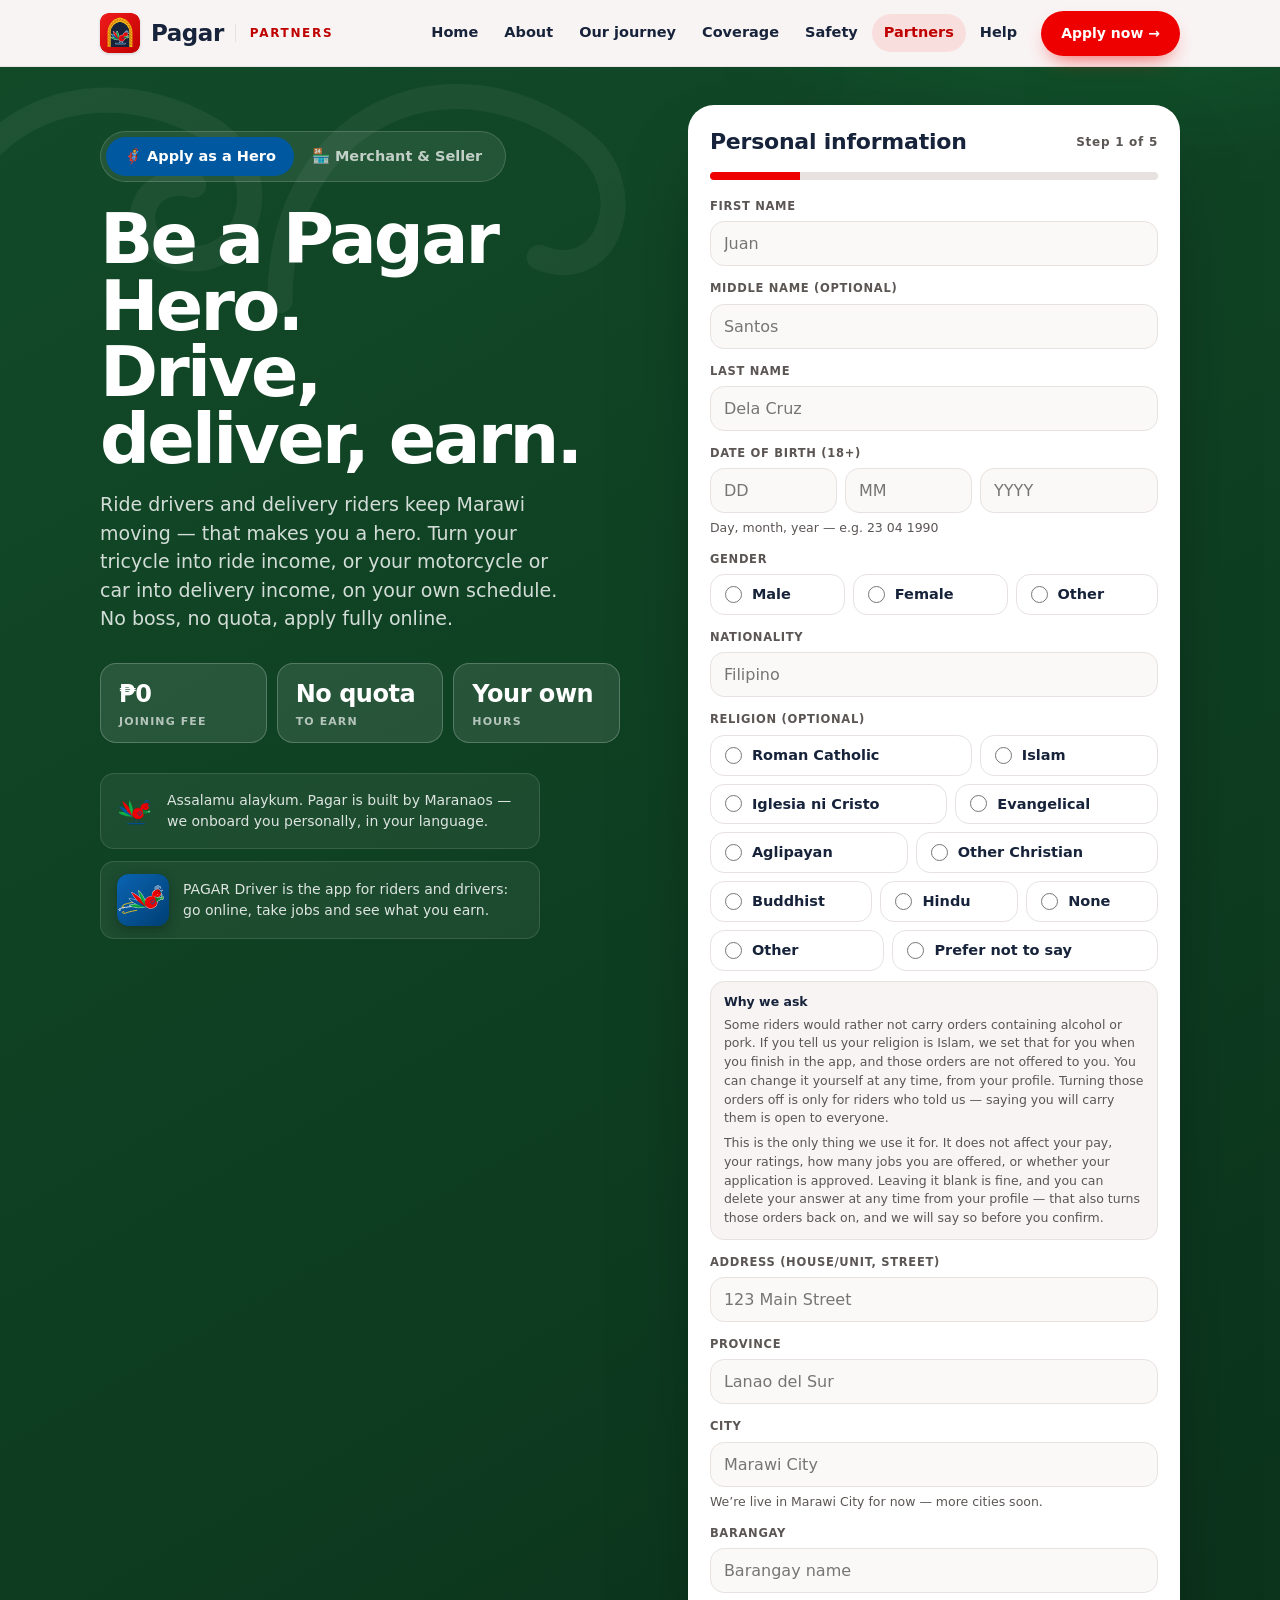
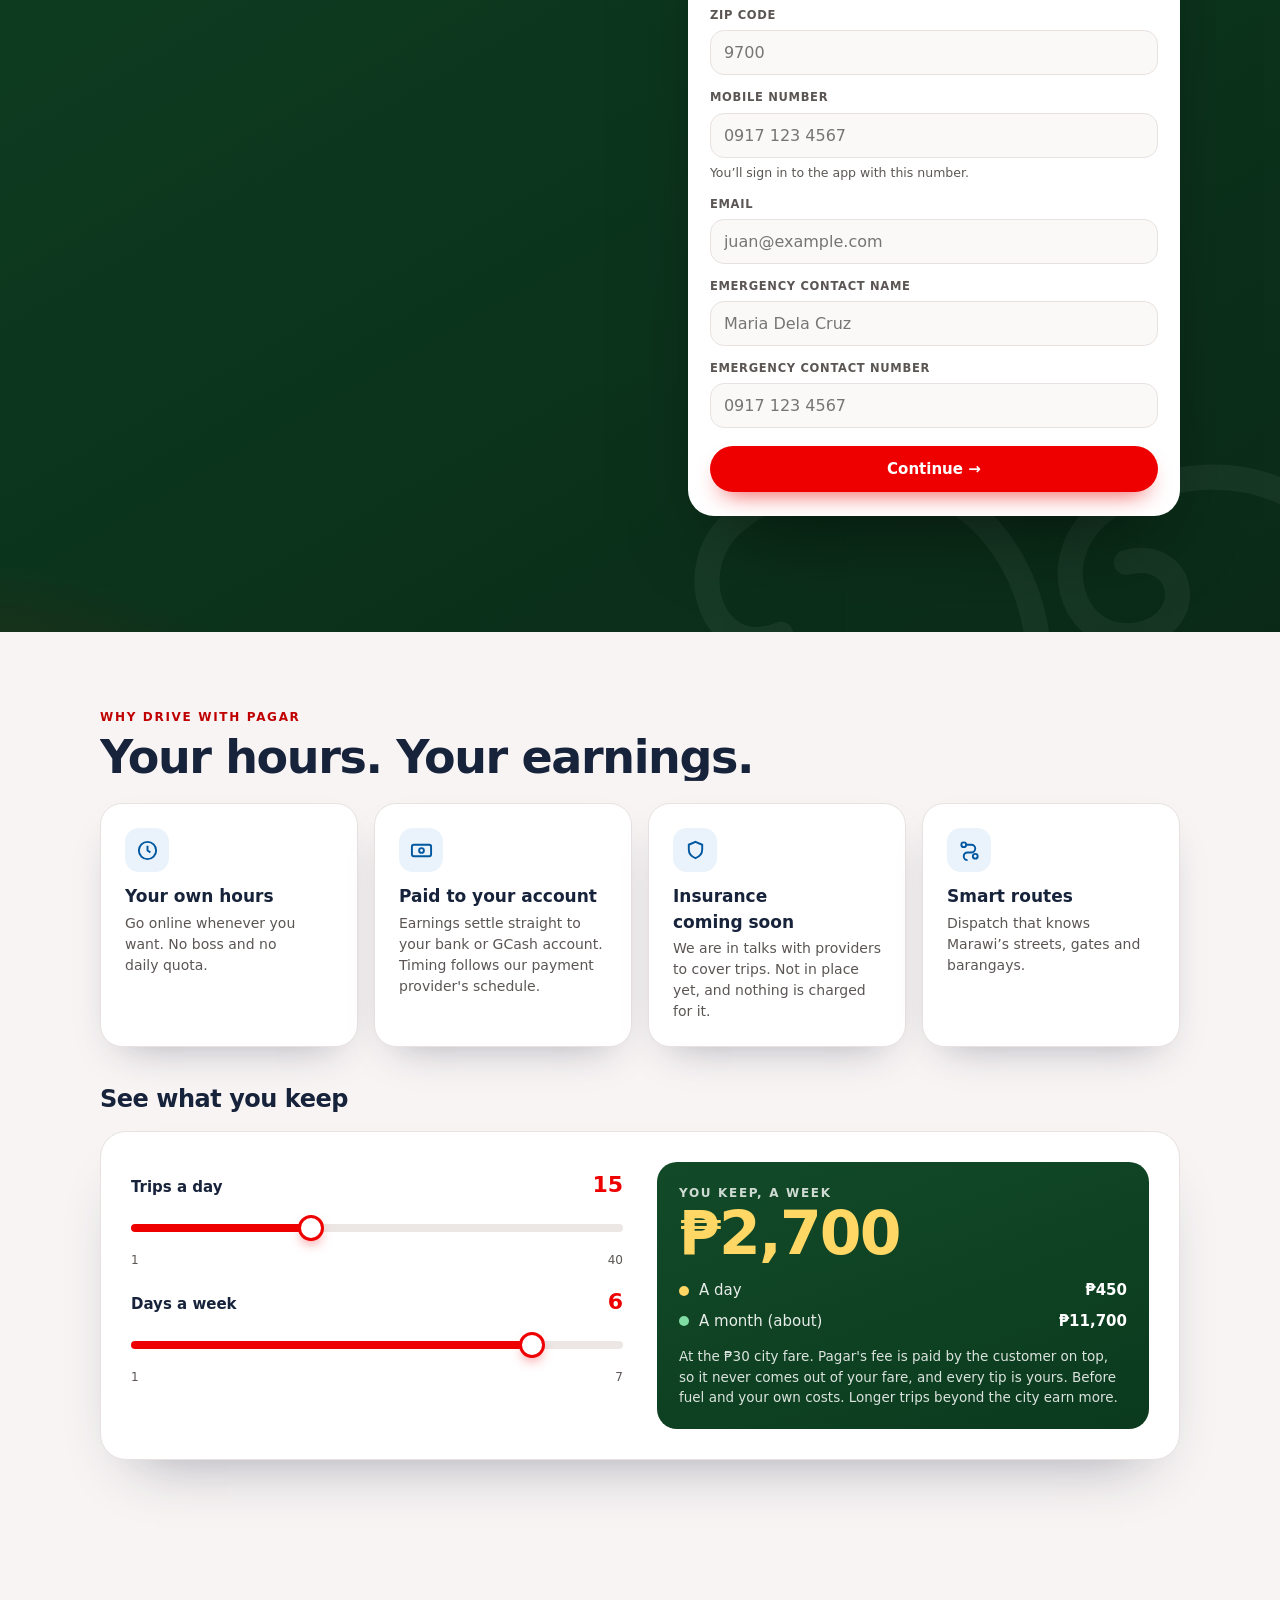
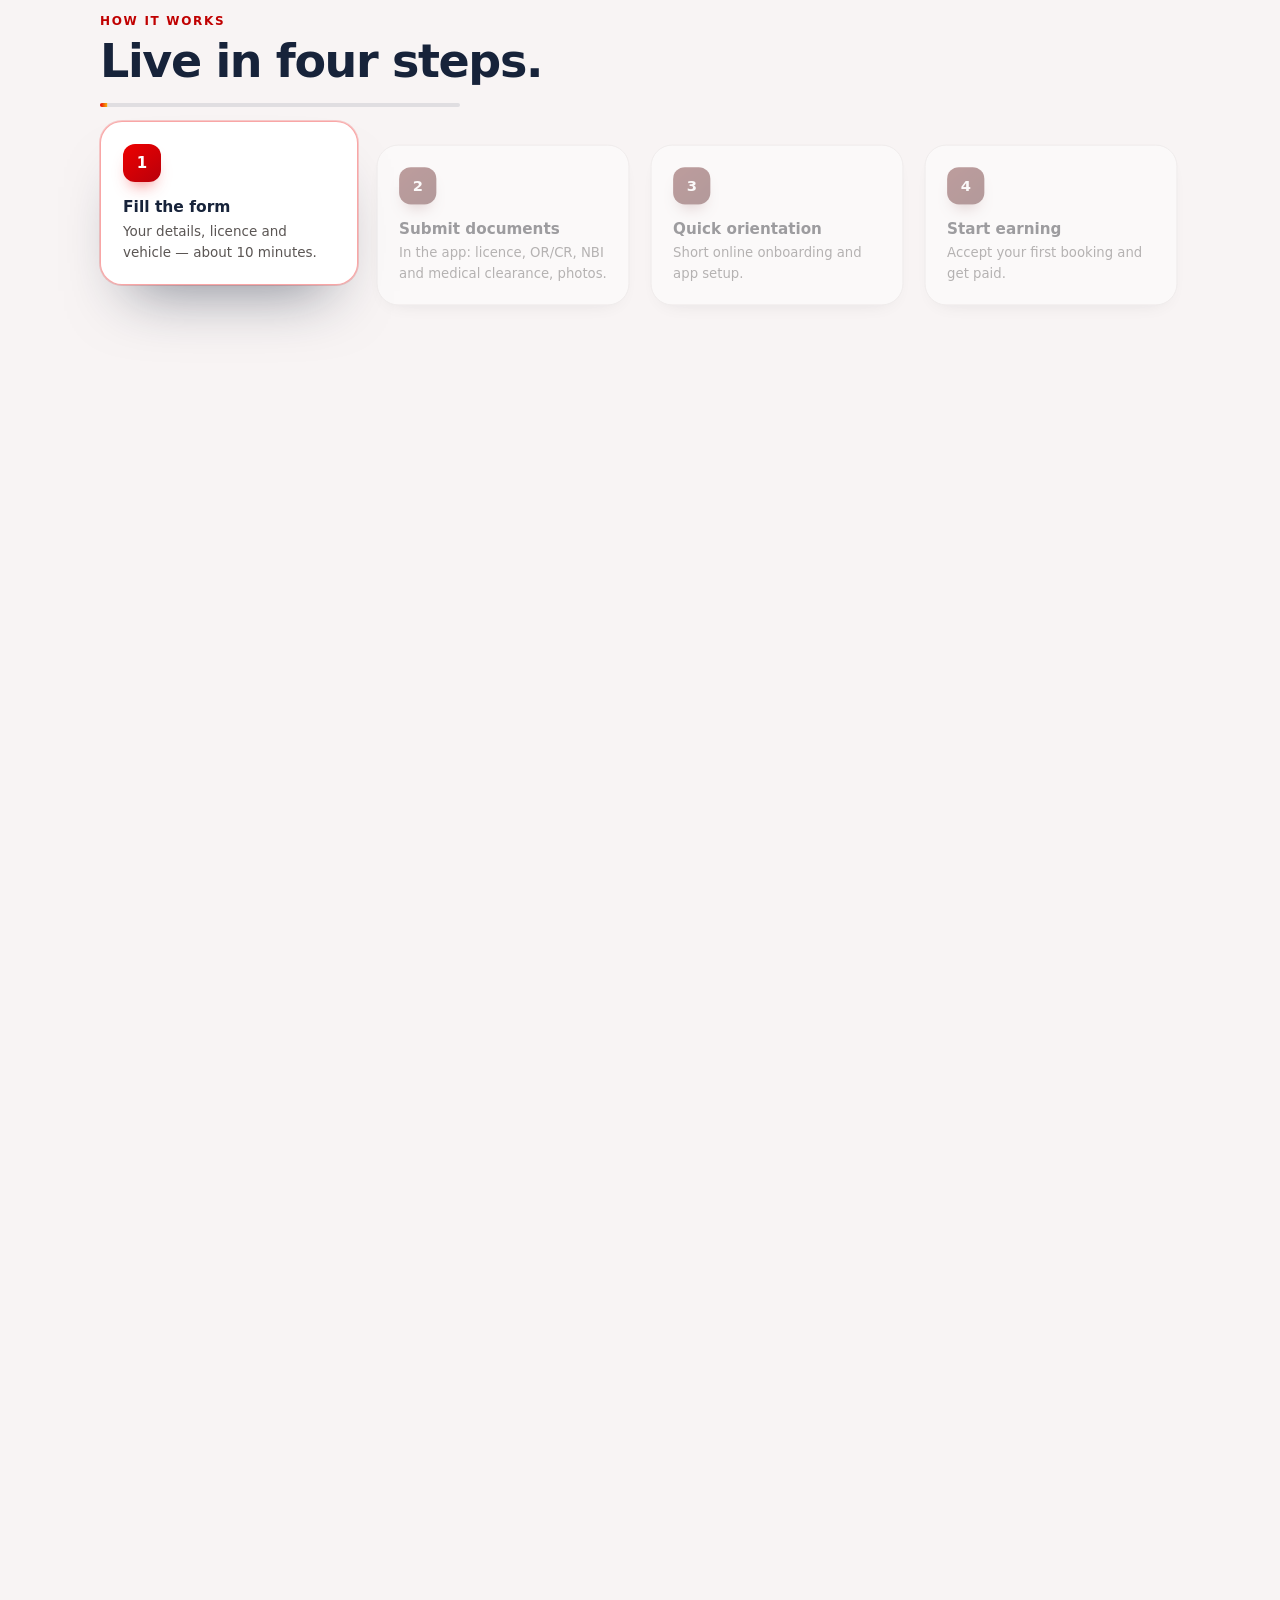
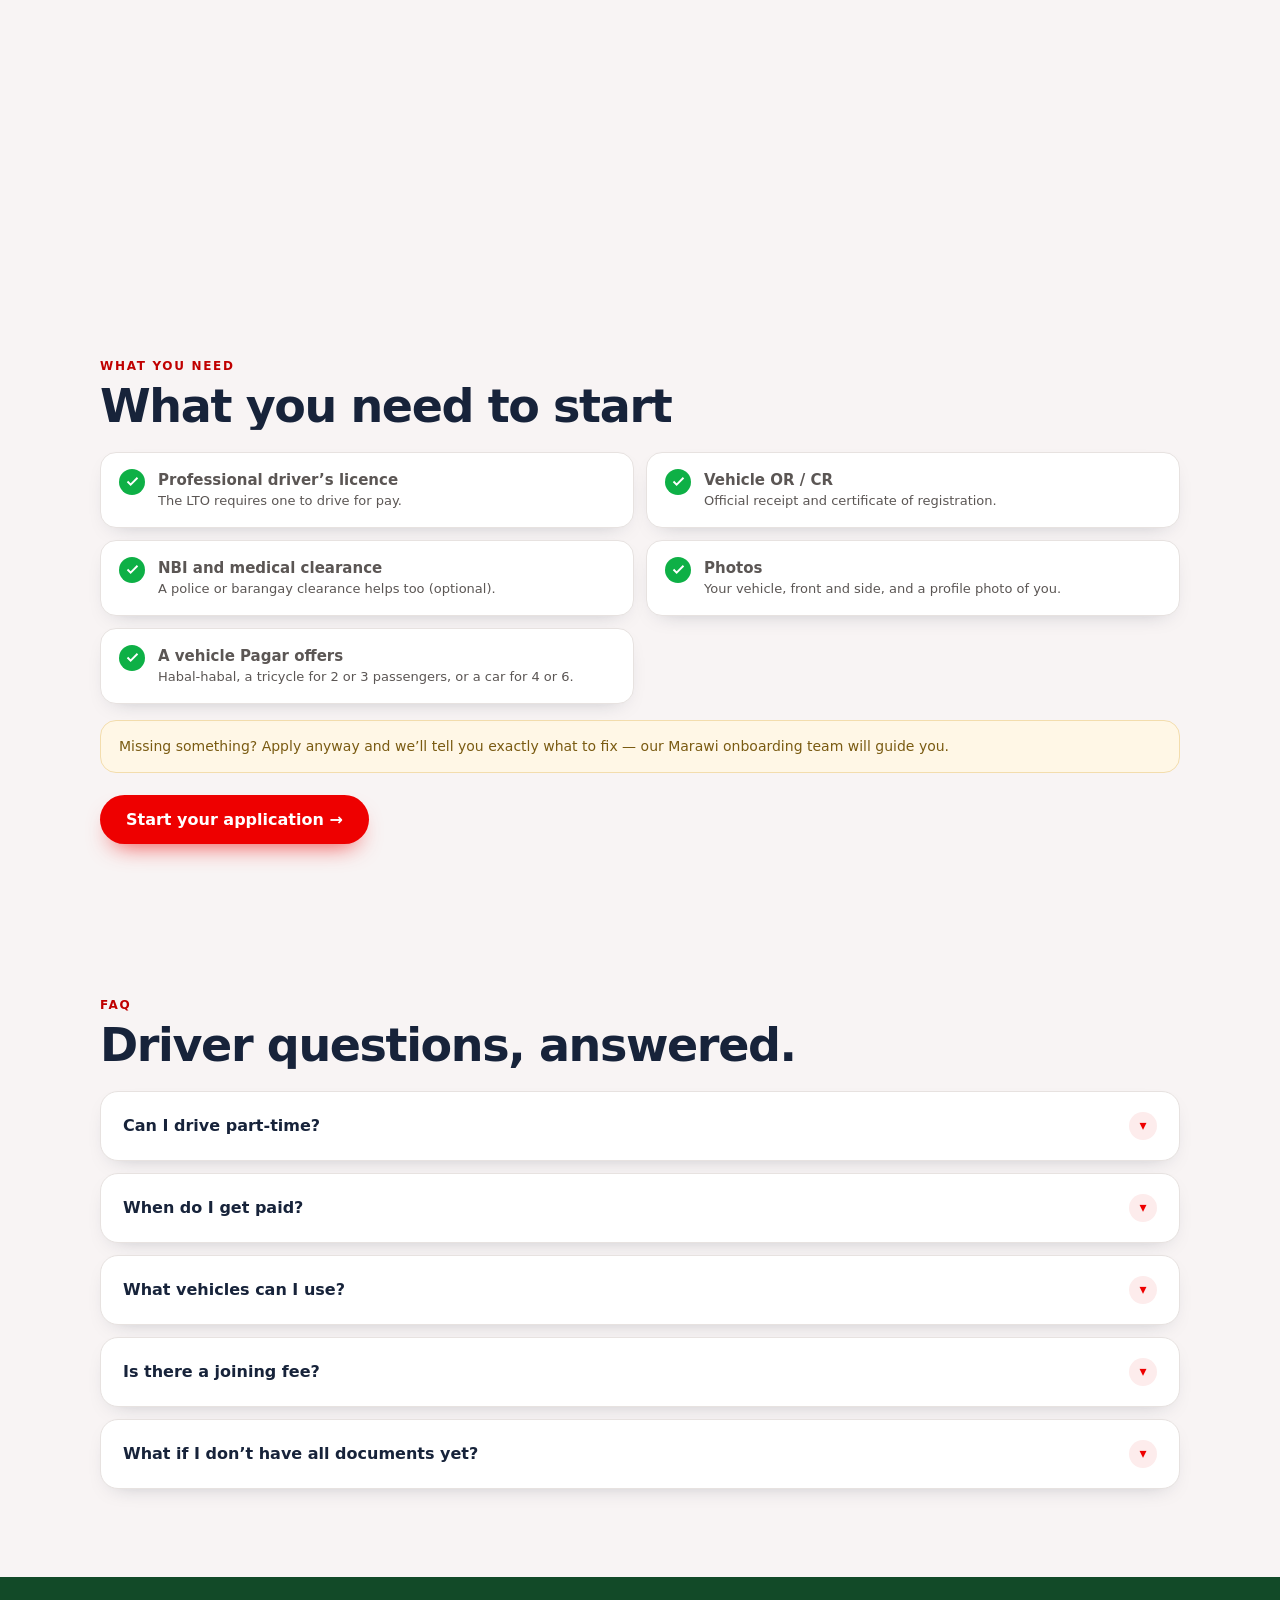
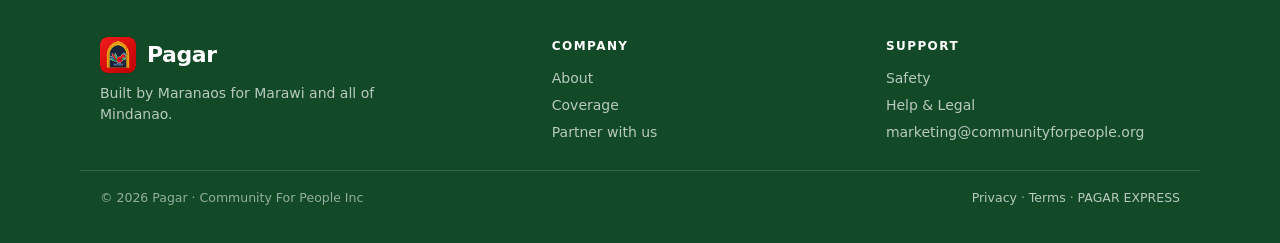
<file: partners.html>
<!doctype html>
<html lang="en">
<head>
<!--
  PAGAR — Partners / Recruitment (clean rebuild that PRESERVES marketing's identity:
  Sarimanok logo, okir motif, Archivo, red-dominant palette, hard-offset shadows).
  Self-contained; only external ref is Google Fonts (Archivo) via display=swap (non-blocking).

  DEPLOY CONFIG (bottom of file):
    API_BASE          — app API origin (e.g. "https://api.pagar.ph"). "" => DEMO (simulate, sends nothing).
    TURNSTILE_SITEKEY — Cloudflare Turnstile site key. "" => no captcha widget (server allows if unset).
  On submit: POST JSON to {API_BASE}/api/recruit per docs/recruitment-api.md.
-->
<meta charset="utf-8" />
<!-- Content security policy (17 Nov 2026): the browser only lets this page load from, and send to, the places listed. Form details can only go to the Pagar app server (connect-src). Adding a new outside service? Add its address here on all six pages. -->
<meta http-equiv="Content-Security-Policy" content="default-src 'self'; script-src 'self' 'unsafe-inline' https://unpkg.com https://challenges.cloudflare.com; style-src 'self' 'unsafe-inline' https://fonts.googleapis.com https://unpkg.com; font-src 'self' https://fonts.gstatic.com; img-src 'self' data: https://unpkg.com https://tile.openstreetmap.org; media-src 'self'; connect-src 'self' https://delivery-app-ub1c.onrender.com; frame-src https://challenges.cloudflare.com; form-action 'self'; object-src 'none'; base-uri 'self'; upgrade-insecure-requests" />
<meta name="viewport" content="width=device-width, initial-scale=1" />
<meta name="robots" content="index, follow" />
<title>Partner with Pagar — Drive or sell in Marawi</title>
<meta name="description" content="Be a Pagar Hero or bring your business online in Marawi. Apply fully online — ₱0 to join, paid straight to your bank or GCash. Built by Maranaos for Marawi." />
<!--
  Canonical + social cards. No page on this site had either: a share of any Pagar page
  rendered as a bare URL with no title, description or image, which for a launch being
  promoted on Facebook is the difference between a post that reads as a product and one
  that reads as a link someone pasted.
-->
<link rel="canonical" href="https://community-for-people-inc.github.io/pagar-website/partners.html" />
<meta property="og:type" content="website" />
<meta property="og:site_name" content="PAGAR EXPRESS" />
<meta property="og:url" content="https://community-for-people-inc.github.io/pagar-website/partners.html" />
<meta property="og:title" content="Partner with Pagar — Drive or sell in Marawi" />
<meta property="og:description" content="Be a Pagar Hero or bring your business online in Marawi. Apply fully online — ₱0 to join, paid straight to your bank or GCash. Built by Maranaos for Marawi." />
<meta name="twitter:card" content="summary" />
<meta name="twitter:title" content="Partner with Pagar — Drive or sell in Marawi" />
<meta name="twitter:description" content="Be a Pagar Hero or bring your business online in Marawi. Apply fully online — ₱0 to join, paid straight to your bank or GCash. Built by Maranaos for Marawi." />
<meta property="og:image" content="https://community-for-people-inc.github.io/pagar-website/assets/brand/pagar-icon-512.png" />
<meta property="og:image:alt" content="The PAGAR app icon: the Sarimanok at a torogan doorway" />
<meta name="twitter:image" content="https://community-for-people-inc.github.io/pagar-website/assets/brand/pagar-icon-512.png" />
<link rel="icon" type="image/svg+xml" href="assets/brand/pagar-icon.svg" />
<link rel="icon" type="image/png" sizes="32x32" href="assets/brand/favicon-32.png" />
<link rel="apple-touch-icon" href="assets/brand/apple-touch-icon.png" />
<link rel="preconnect" href="https://fonts.googleapis.com" />
<link rel="preconnect" href="https://fonts.gstatic.com" crossorigin />
<link href="https://fonts.googleapis.com/css2?family=Archivo:wght@400;500;600;700;800;900&display=swap" rel="stylesheet" />

<style>
  :root {
    /* marketing's palette (kept verbatim so the Sarimanok logo renders as designed) */
    --ka-bg:#f3f2f2; --ka-cream:#f8f4f4; --ka-ink:#17233a; --ka-ink-soft:#5b5654; --ka-forest:#124a28; --ka-gold:#f4b60e;
    --ka-line:#e7e2e0; --ka-blue:#0058a1; --ka-blue-deep:#003f74;
    --ka-green:#0eb046; --ka-green-deep:#0a7a34; --ka-red:#ee0000; --ka-red-deep:#c00000;
    --sh: 0 18px 40px -22px rgba(23,35,58,.38); /* soft, as assets/styles.css (17 Nov 2026) */
    --sh-sm: 0 8px 22px -14px rgba(23,35,58,.34);
    --maxw: 1120px;
    font-synthesis: none;
  }
  * { box-sizing:border-box; margin:0; padding:0; }
  html { -webkit-text-size-adjust:100%; scroll-behavior:smooth; scroll-padding-top:76px; } /* as assets/styles.css: the sticky 67px header must not cover #apply */
  body { font-family:"Archivo", system-ui, -apple-system, Segoe UI, Roboto, sans-serif; color:var(--ka-ink); background:var(--ka-cream); line-height:1.5; -webkit-font-smoothing:antialiased; }
  svg.sprite { position:absolute; width:0; height:0; overflow:hidden; }
  .wrap { width:100%; max-width:var(--maxw); margin:0 auto; padding:0 20px; }
  a { color:inherit; }
  .archivo-black { font-weight:900; letter-spacing:-.02em; line-height:.98; text-wrap:balance; }
  .eyebrow { text-transform:uppercase; letter-spacing:.14em; font-size:12px; font-weight:800; color:var(--ka-red); }

  /* header */
  header.site { position:sticky; top:0; z-index:50; background:rgba(248,244,244,.86); -webkit-backdrop-filter:saturate(1.5) blur(14px); backdrop-filter:saturate(1.5) blur(14px); border-bottom:1px solid rgba(23,35,58,.07); } /* as assets/styles.css */
  .bar { display:flex; align-items:center; gap:14px; height:66px; }
  .brand { display:flex; align-items:center; gap:11px; text-decoration:none; }
  .brand .word { font-weight:800; font-size:23px; letter-spacing:-.02em; color:var(--ka-ink); }
  .brand .seg { color:var(--ka-red); font-weight:800; font-size:12px; letter-spacing:.14em; padding-left:14px; border-left:1px solid var(--ka-line); }
  nav.main { margin-left:auto; display:flex; align-items:center; gap:2px; }
  nav.main a.navlink { text-decoration:none; color:var(--ka-ink); font-weight:600; font-size:14.5px; padding:8px 12px; border-radius:999px; transition:background .15s,color .15s; }
  nav.main a.navlink:hover { color:var(--ka-red); background:rgba(238,0,0,.06); }
  nav.main a.navlink[aria-current] { color:var(--ka-red); background:rgba(238,0,0,.09); }
  .applybtn { margin-left:10px; background:var(--ka-red); color:#fff; text-decoration:none; font-weight:800; font-size:14px; padding:12px 20px; border-radius:999px; box-shadow:0 10px 22px -10px rgba(238,0,0,.75); transition:transform .15s,box-shadow .15s; }
  .applybtn:hover { transform:translateY(-1px); box-shadow:0 14px 26px -10px rgba(238,0,0,.85); }
  .langtoggle { display:inline-flex; border:2px solid var(--ka-ink); border-radius:10px; overflow:hidden; }
  .langtoggle button { border:0; background:#fff; padding:7px 11px; font-weight:800; font-size:12px; cursor:pointer; color:var(--ka-ink); font-family:inherit; }
  .langtoggle button[aria-pressed="true"] { background:var(--ka-forest); color:#fff; }
  html:not(.fil-on) .langtoggle { display:none; } /* FIL_ON below */
  @media (max-width:900px){ nav.main .navlink, .brand .seg { display:none; } }

  /* hero (dark) */
  .hero { position:relative; background:var(--ka-forest); color:#fff; overflow:hidden; }
  .hero .okir-bg { position:absolute; inset:0; color:rgba(255,255,255,.05); pointer-events:none; }
  .hero .okir-bg svg { position:absolute; width:720px; height:288px; left:-80px; top:-40px; }
  .hero .okir-bg svg.two { left:auto; right:-120px; top:auto; bottom:-60px; transform:scaleX(-1); }
  .herogrid { position:relative; display:grid; grid-template-columns:minmax(0,1fr); gap:34px; padding:52px 20px 56px; }
  .herogrid > * { min-width:0; }
  @media (min-width:960px){ .herogrid { grid-template-columns:minmax(0,1.05fr) minmax(0,.95fr); align-items:start; gap:44px; } }
  .roletabs { display:inline-flex; gap:0; background:rgba(255,255,255,.08); border:1px solid rgba(255,255,255,.16); border-radius:13px; padding:5px; margin-bottom:24px; }
  .roletabs button { border:0; background:transparent; cursor:pointer; font-family:inherit; font-weight:800; font-size:14.5px; color:rgba(255,255,255,.72); padding:11px 18px; border-radius:9px; display:inline-flex; align-items:center; gap:8px; }
  .roletabs button[aria-selected="true"][data-role="driver"] { background:var(--ka-blue); color:#fff; }
  .roletabs button[aria-selected="true"][data-role="merchant"] { background:var(--ka-green-deep); color:#fff; }
  @media (max-width:560px){ .roletabs { display:flex; width:100%; } .roletabs button { flex:1; justify-content:center; padding:10px 8px; font-size:13px; } }
  .hero h1 { font-size:clamp(38px,7.5vw,70px); }
  .hero .lead { margin-top:18px; font-size:clamp(16px,2.3vw,19px); color:rgba(255,255,255,.82); max-width:40ch; }
  .stats { display:flex; flex-wrap:wrap; gap:0; margin-top:30px; }
  .stats .stat { padding-right:26px; margin-right:26px; border-right:1px solid rgba(255,255,255,.18); }
  .stats .stat:last-child { border-right:0; }
  .stats .n { font-weight:900; font-size:30px; letter-spacing:-.02em; }
  .stats .l { text-transform:uppercase; letter-spacing:.1em; font-size:11px; color:rgba(255,255,255,.66); font-weight:700; margin-top:2px; }
  .salam { margin-top:30px; display:flex; gap:14px; align-items:center; background:rgba(255,255,255,.06); border:1px solid rgba(255,255,255,.12); border-radius:14px; padding:16px 18px; max-width:440px; }
  .salam svg { width:34px; height:34px; flex:0 0 auto; }
  .salam p { font-size:14px; color:rgba(255,255,255,.85); }
  .brandicon { display:block; flex:0 0 auto; border-radius:22%; box-shadow:0 1px 3px rgba(23,35,58,.18); }
  .appchip { margin-top:12px; display:flex; gap:14px; align-items:center; background:rgba(255,255,255,.06); border:1px solid rgba(255,255,255,.12); border-radius:14px; padding:12px 16px; max-width:440px; }
  .appchip img { width:52px; height:52px; flex:0 0 auto; border-radius:22%; box-shadow:0 4px 12px rgba(0,0,0,.25); }
  .appchip p { font-size:14px; color:rgba(255,255,255,.85); }

  /* form card */
  .formcard { background:#fff; color:var(--ka-ink); border-radius:18px; box-shadow:var(--sh); overflow:hidden; }
  .formhead { display:flex; align-items:center; justify-content:space-between; padding:20px 22px 0; }
  .formhead h2 { font-weight:900; font-size:22px; letter-spacing:-.01em; }
  .formhead .stepof { font-size:12px; font-weight:800; letter-spacing:.06em; color:var(--ka-ink-soft); }
  .progress { height:8px; background:var(--ka-line); border-radius:99px; margin:14px 22px 0; overflow:hidden; }
  .progress > i { display:block; height:100%; background:var(--ka-red); transition:width .3s ease; }
  .formbody { padding:18px 22px 24px; }
  .field { margin-bottom:14px; }
  .field label { display:block; text-transform:uppercase; letter-spacing:.06em; font-size:11.5px; font-weight:800; color:var(--ka-ink-soft); margin-bottom:6px; }
  .field input, .field select { width:100%; font-family:inherit; font-size:16px; color:var(--ka-ink); border:2px solid var(--ka-line); border-radius:11px; padding:12px 13px; background:#fff; outline:none; }
  .field input:focus, .field select:focus { border-color:var(--ka-ink); }
  .field.err input, .field.err select { border-color:var(--ka-red); }
  .field .errmsg { display:none; color:var(--ka-red-deep); font-size:12px; margin-top:5px; font-weight:600; }
  .field.err .errmsg { display:block; }
  .field .hint { margin-top:6px; font-size:12.5px; color:var(--ka-ink-soft); line-height:1.45; }
  .field .opts { display:flex; flex-wrap:wrap; gap:8px; }
  .field .opts.col { flex-direction:column; }
  .field .opts .opt { display:flex; gap:10px; align-items:center; margin:0; border:2px solid var(--ka-line); border-radius:11px; padding:11px 13px; background:#fff; cursor:pointer;
    font-size:15px; font-weight:600; text-transform:none; letter-spacing:0; color:var(--ka-ink); line-height:1.3; }
  .field .opts:not(.col) .opt { flex:1 1 0; min-width:104px; }
  .field .opts .opt input { width:19px; height:19px; flex:0 0 auto; margin:0; padding:0; border:0; border-radius:0; accent-color:var(--ka-red); }
  .field .opts .opt.on { border-color:var(--ka-ink); background:var(--ka-cream); }
  .field.err .opts .opt { border-color:var(--ka-red); }
  .row2 { display:grid; gap:12px; }
  @media (min-width:480px){ .row2 { grid-template-columns:1fr 1fr; } }
  .reqmini { list-style:none; display:grid; gap:10px; }
  .reqmini li { display:flex; gap:11px; align-items:flex-start; }
  .reqmini .tick { flex:0 0 auto; width:24px; height:24px; border-radius:7px; background:var(--ka-green); display:grid; place-items:center; }
  .reqmini .tick svg { width:14px; height:14px; color:#fff; }
  /* Step 3 asks for an upload, so it must not look already ticked. A dashed, empty box reads as "to do". */
  .reqmini .upmark { flex:0 0 auto; width:24px; height:24px; border-radius:7px; border:2px dashed var(--ka-ink-soft); display:grid; place-items:center; }
  .reqmini .upmark svg { width:13px; height:13px; color:var(--ka-ink-soft); }
  .reqmini b { display:block; font-size:14px; } .reqmini span { color:var(--ka-ink-soft); font-size:12.5px; }
  .docnote { margin-top:14px; background:var(--ka-cream); border:1px solid var(--ka-line); border-radius:11px; padding:12px 14px; font-size:13px; color:var(--ka-ink-soft); }
  .agree { display:flex; gap:11px; align-items:flex-start; margin-top:16px; font-size:13.5px; color:var(--ka-ink-soft); }
  .agree input { width:20px; height:20px; margin-top:1px; flex:0 0 auto; accent-color:var(--ka-red); }
  .review { border:1px solid var(--ka-line); border-radius:12px; overflow:hidden; }
  .review div { display:flex; justify-content:space-between; gap:14px; padding:11px 14px; font-size:14px; }
  .review div:nth-child(odd){ background:var(--ka-cream); }
  .review b { color:var(--ka-ink-soft); font-weight:700; text-transform:uppercase; letter-spacing:.04em; font-size:11.5px; }
  .cf { margin-top:14px; }
  .actions { display:flex; gap:10px; margin-top:18px; }
  .btn { border:0; cursor:pointer; font-family:inherit; font-weight:800; font-size:15px; padding:14px 20px; border-radius:12px; }
  .btn-red { background:var(--ka-red); color:#fff; flex:1; box-shadow:var(--sh-sm); }
  .btn-red:disabled { opacity:.55; cursor:not-allowed; box-shadow:none; }
  .btn-ghost { background:#fff; color:var(--ka-ink); border:2px solid var(--ka-line); }
  .donewrap { text-align:center; padding:26px 8px; }
  .donewrap .big { width:66px; height:66px; border-radius:99px; background:var(--ka-green); display:grid; place-items:center; margin:0 auto 14px; }
  .donewrap .big svg { width:32px; height:32px; color:#fff; }
  .donewrap h2 { font-weight:900; font-size:23px; }
  .donewrap .ref { display:inline-block; margin-top:14px; font-weight:800; letter-spacing:.08em; background:var(--ka-cream); border:1px dashed var(--ka-ink); border-radius:10px; padding:9px 15px; }
  /* The app's own questions (28 Oct): day/month/year boxes, the religion note, and the map pin. */
  .dmy { display:grid; grid-template-columns:1fr 1fr 1.4fr; gap:8px; }
  .field .whybox { margin-top:10px; background:var(--ka-cream); border:1px solid var(--ka-line); border-radius:11px; padding:11px 13px; font-size:12.5px; color:var(--ka-ink-soft); line-height:1.5; }
  .field .whybox b { display:block; color:var(--ka-ink); margin-bottom:4px; }
  .field .whybox p + p { margin-top:6px; }
  .mapbox { height:260px; border:2px solid var(--ka-line); border-radius:11px; overflow:hidden; background:var(--ka-cream); }
  .field.err .mapbox { border-color:var(--ka-red); }
  .mapbar { display:flex; flex-wrap:wrap; gap:8px 12px; align-items:center; margin-top:8px; font-size:12.5px; color:var(--ka-ink-soft); }
  .mapbar button { border:2px solid var(--ka-ink); background:#fff; color:var(--ka-ink); font-family:inherit; font-weight:800; font-size:13px; padding:8px 12px; border-radius:10px; cursor:pointer; }

  /* light sections */
  section.block { padding:52px 0; }
  section.light { background:var(--ka-cream); }
  h2.sec { font-weight:900; font-size:clamp(26px,4.4vw,40px); letter-spacing:-.02em; margin-top:8px; }
  .grid { display:grid; gap:16px; }
  @media (min-width:640px){ .grid.c2{grid-template-columns:1fr 1fr;} .grid.c4{grid-template-columns:repeat(4,1fr);} }
  .card { background:#fff; border:1px solid var(--ka-line); border-radius:16px; padding:20px; box-shadow:var(--sh); }
  .card .ic { width:44px; height:44px; border-radius:12px; display:grid; place-items:center; margin-bottom:12px; background:#eaf2fb; color:var(--ka-blue); }
  .roleview[data-role="merchant"] .card .ic { background:#e7f6ec; color:var(--ka-green-deep); }
  .card .ic svg { width:23px; height:23px; }
  .card h3 { font-weight:800; font-size:17px; margin-bottom:3px; }
  .card p { color:var(--ka-ink-soft); font-size:14px; }
  ol.steps { list-style:none; counter-reset:s; display:grid; gap:14px; }
  @media (min-width:760px){ ol.steps{grid-template-columns:repeat(4,1fr);} }
  ol.steps li { counter-increment:s; background:#fff; border:1px solid var(--ka-line); border-radius:16px; padding:18px; box-shadow:var(--sh-sm); }
  ol.steps li::before { content:counter(s); display:grid; place-items:center; width:32px; height:32px; border-radius:99px; background:var(--ka-forest); color:#fff; font-weight:900; font-size:15px; margin-bottom:11px; }
  ol.steps li h4 { font-weight:800; font-size:15.5px; } ol.steps li p { color:var(--ka-ink-soft); font-size:13.5px; margin-top:2px; }
  ul.reqs { list-style:none; display:grid; gap:12px; } @media (min-width:640px){ ul.reqs{grid-template-columns:1fr 1fr;} }
  ul.reqs li { display:flex; gap:13px; align-items:flex-start; background:#fff; border:1px solid var(--ka-line); border-radius:12px; padding:14px 16px; box-shadow:var(--sh-sm); }
  ul.reqs .tick { flex:0 0 auto; width:26px; height:26px; border-radius:8px; background:var(--ka-green); display:grid; place-items:center; }
  ul.reqs .tick svg { width:15px; height:15px; color:#fff; }
  ul.reqs b { display:block; font-size:15px; font-weight:800; } ul.reqs span { color:var(--ka-ink-soft); font-size:13px; }
  .applyrow { margin-top:22px; }
  .bigcta { display:inline-block; background:var(--ka-red); color:#fff; text-decoration:none; font-weight:800; font-size:16px; padding:15px 26px; border-radius:13px; box-shadow:var(--sh); border:0; cursor:pointer; font-family:inherit; }
  .note { margin-top:16px; background:#fff7e6; border:1px solid #f3ddad; color:#7a5b12; border-radius:12px; padding:13px 15px; font-size:14px; }
  /* testimonials */
  .tgrid { display:grid; gap:18px; } @media (min-width:720px){ .tgrid{grid-template-columns:1fr 1fr;} }
  .tcard { position:relative; background:#fff; border:1px solid var(--ka-line); border-radius:16px; padding:24px; box-shadow:var(--sh); overflow:hidden; }
  .tcard .okir-wm { position:absolute; right:-30px; bottom:-24px; width:220px; color:rgba(18,74,40,.06); pointer-events:none; }
  .tcard .qm { font-family:Archivo; font-weight:900; font-size:44px; line-height:.6; color:var(--ka-red); }
  .tcard p { font-size:18px; font-weight:600; margin:8px 0 16px; text-wrap:pretty; }
  .tcard .who { display:flex; align-items:center; gap:10px; }
  .tcard .who svg { width:28px; height:28px; }
  .tcard .who b { font-weight:800; font-size:14.5px; display:block; } .tcard .who span { color:var(--ka-ink-soft); font-size:13px; }
  /* faq */
  details.faq { background:#fff; border:1px solid var(--ka-line); border-radius:12px; padding:2px 18px; margin-bottom:10px; box-shadow:var(--sh-sm); }
  details.faq summary { cursor:pointer; list-style:none; font-weight:800; font-size:15.5px; padding:15px 0; display:flex; justify-content:space-between; gap:12px; align-items:center; }
  details.faq summary::-webkit-details-marker{display:none;}
  details.faq .chev{ color:var(--ka-red); transition:transform .2s; font-size:14px; }
  details.faq[open] .chev{ transform:rotate(180deg); }
  details.faq p { padding:0 0 16px; color:var(--ka-ink-soft); font-size:14.5px; }
  /* footer */
  footer.site { background:var(--ka-forest); color:rgba(255,255,255,.7); padding:36px 0; font-size:14px; }
  footer.site .row { display:flex; flex-wrap:wrap; gap:16px 34px; align-items:center; }
  footer.site .word { color:#fff; font-weight:800; font-size:20px; letter-spacing:-.02em; }
  footer.site a { color:rgba(255,255,255,.7); text-decoration:none; } footer.site a:hover{ color:#fff; }
  .approute { background:var(--ka-cream); border:1px solid var(--ka-line); border-radius:14px; padding:16px 18px; margin-bottom:14px; }
  .approute h3 { font-size:15px; font-weight:800; color:var(--ka-ink); margin-bottom:6px; }
  .approute p { font-size:13.5px; color:var(--ka-ink-soft); line-height:1.5; }
  .approute .nolink { display:block; margin-top:9px; font-size:13px; font-weight:700; color:var(--ka-ink); }
  .approute .dl { display:inline-block; margin-top:11px; background:var(--ka-red); color:#fff; font-weight:800; font-size:14px; padding:11px 18px; border-radius:11px; text-decoration:none; }
  .hidden { display:none !important; }

  /* ===== Modern layer (17 Nov 2026), as assets/styles.css. Same content and form. ===== */
  .hero { background:
    radial-gradient(900px 520px at 88% -10%,rgba(14,176,70,.32),rgba(14,176,70,0) 60%),
    radial-gradient(700px 480px at -5% 110%,rgba(238,0,0,.22),rgba(238,0,0,0) 60%),
    linear-gradient(150deg,#124a28 0%,#0d3b20 55%,#0a2a17 100%); }
  .herogrid { padding-top:64px; padding-bottom:72px; }
  .hero { overflow:clip; } /* clip, not hidden: hidden would turn off the sticky column below */
  @media (min-width:960px){ .herogrid > :first-child { position:sticky; top:96px; align-self:start; } }
  .hero h1 { letter-spacing:-.04em; line-height:.95; }
  .roletabs { border-radius:999px; }
  .roletabs button { border-radius:999px; transition:background .2s,color .2s; }
  .stats { gap:10px; }
  .stats .stat, .stats .stat:last-child { border:1px solid rgba(255,255,255,.22); background:rgba(255,255,255,.1); border-radius:16px; padding:12px 18px; margin:0; }
  .formcard { border-radius:26px; box-shadow:0 40px 80px -36px rgba(0,0,0,.6); }
  .field input, .field select { border-width:1.5px; border-radius:14px; background:#fbf9f8; transition:border-color .15s,background .15s,box-shadow .15s; }
  .field input:focus, .field select:focus { border-color:var(--ka-red); background:#fff; box-shadow:0 0 0 4px rgba(238,0,0,.1); }
  .field .opts .opt { border-width:1.5px; border-radius:14px; transition:border-color .15s,background .15s; }
  .field .opts .opt.on { border-color:var(--ka-red); background:#fff5f5; }
  .field .whybox { border-radius:14px; }
  .btn { border-radius:999px; transition:transform .15s,box-shadow .15s; }
  .btn:hover:not(:disabled) { transform:translateY(-1px); }
  .btn-red { box-shadow:0 12px 24px -12px rgba(238,0,0,.8); }
  section.block { padding:76px 0; }
  @media (max-width:640px){ section.block { padding:56px 0; } }
  h2.sec { font-size:clamp(30px,4.6vw,46px); letter-spacing:-.03em; line-height:1.02; }
  .card { border-radius:22px; padding:24px; transition:transform .25s,box-shadow .25s; }
  .card:hover { transform:translateY(-3px); box-shadow:0 26px 46px -26px rgba(23,35,58,.45); }
  .card .ic { border-radius:14px; }
  ol.steps { gap:16px; }
  ol.steps li { position:relative; border-radius:22px; padding:22px; }
  ol.steps li::before { width:38px; height:38px; border-radius:12px; background:linear-gradient(140deg,#ee0000,#b8000b); box-shadow:0 10px 18px -10px rgba(238,0,0,.8); margin-bottom:14px; }
  ul.reqs li { border-radius:16px; padding:16px 18px; }
  ul.reqs .tick { border-radius:50%; }
  .bigcta { border-radius:999px; box-shadow:0 12px 24px -12px rgba(238,0,0,.8); }
  .note { border-radius:16px; padding:15px 18px; }
  .tcard { border-radius:24px; }
  details.faq { border-radius:18px; padding:2px 22px; margin-bottom:12px; transition:border-color .2s,box-shadow .2s; }
  details.faq summary { font-size:16px; padding:18px 0; }
  details.faq[open] { border-color:rgba(238,0,0,.35); box-shadow:0 22px 40px -26px rgba(23,35,58,.4); }
  details.faq .chev { display:grid; place-items:center; width:28px; height:28px; border-radius:50%; background:#fdecec; flex:none; }
  footer.site { padding:60px 0 36px; }
  footer.site .cols{display:grid;gap:22px 40px;grid-template-columns:1fr}
  @media (min-width:720px){footer.site .cols{grid-template-columns:1.4fr 1fr 1fr}}
  footer.site .word{font-size:22px}
  footer.site h5{color:#fff;font-size:12px;text-transform:uppercase;letter-spacing:.12em;margin-bottom:10px}
  footer.site .cols a{display:block;padding:3px 0}
  footer.site .legal{display:flex;flex-wrap:wrap;gap:6px 18px;justify-content:space-between;margin-top:24px;padding-top:18px;border-top:1px solid rgba(255,255,255,.14);font-size:12.5px;color:rgba(255,255,255,.55)}
  @media (max-width:899px){footer.site .legal a{display:inline-flex;align-items:center;min-height:36px}}
  /* merchant view: the "Already have the Pagar app?" box sits on top of the form, both in the right column */
  @media (min-width:960px){
    .herogrid { grid-template-rows:auto 1fr; }
    .herogrid > :first-child { grid-row:1 / span 2; }
    .herogrid > .approute, .herogrid > .formcard { grid-column:2; }
    .herogrid > .approute:not([hidden]) + .formcard { margin-top:-26px; }
  }
  .approute { border-radius:22px; }
  /* options size to their label, so no label spills out of its box */
  .field .opts:not(.col) .opt { flex:1 1 auto; min-width:max-content; padding:10px 14px; font-size:14.5px; white-space:nowrap; }
  .field .opts .opt input { width:17px; height:17px; }
  /* hero stats: equal tiles, calmer numbers */
  .stats { display:grid; grid-template-columns:repeat(3,minmax(0,1fr)); max-width:520px; }
  .stats .n { font-size:clamp(19px,2.2vw,24px); white-space:nowrap; }
  .stats .l { font-size:11px; }
  @media (max-width:560px){ .stats { gap:8px; } .stats .stat, .stats .stat:last-child { padding:10px 12px; } .stats .n { font-size:17px; white-space:normal; line-height:1.1; } }
</style>
<style>@keyframes kaFly{0%{transform:translate(-24vw,42vh) rotate(-8deg) scale(.7);opacity:0}12%{opacity:1}28%{transform:translate(20vw,14vh) rotate(4deg) scale(1)}52%{transform:translate(50vw,40vh) rotate(-3deg) scale(1.05)}76%{transform:translate(80vw,12vh) rotate(5deg) scale(1)}92%{opacity:1}100%{transform:translate(122vw,36vh) rotate(-6deg) scale(.72);opacity:0}}.flybird{position:fixed;top:0;left:0;width:118px;height:118px;z-index:70;pointer-events:none;opacity:0;animation:kaFly 5.6s cubic-bezier(.4,0,.6,1) .4s infinite}@media(prefers-reduced-motion:reduce){.flybird{display:none}}</style><link rel="stylesheet" href="assets/motion.css" />
<script>/* skipped page transitions are harmless; keep them out of the error console */addEventListener("pagereveal",function(e){var v=e.viewTransition;if(v)[v.ready,v.finished,v.updateCallbackDone].forEach(function(p){p&&p.catch&&p.catch(function(){})})});addEventListener("unhandledrejection",function(e){var r=e.reason;if(r&&r.name==="InvalidStateError"&&/Transition was aborted/.test(r.message))e.preventDefault()});</script>
</head>
<body>

<!-- ===== SVG sprite: Sarimanok (Maranao bird) + okir motif — reused verbatim from marketing's site ===== -->
<svg class="sprite" aria-hidden="true">
  <symbol id="sarimanok-flutter" viewBox="0 0 240 240">
    <rect x="60" y="205" width="120" height="9" fill="var(--ka-blue-deep)"></rect><rect x="60" y="205" width="120" height="4" fill="var(--ka-blue)"></rect>
    <path d="M118 168 L104 205 M132 168 L146 205" stroke="var(--ka-blue-deep)" stroke-width="5" stroke-linecap="round" fill="none"></path>
    <g transform="translate(98,158)"><g>
      <animateTransform attributeName="transform" type="rotate" values="-5 0 0;6 0 0;-5 0 0" dur="1.6s" repeatCount="indefinite" calcMode="spline" keyTimes="0;0.5;1" keySplines="0.4 0 0.6 1;0.4 0 0.6 1"></animateTransform>
      <g transform="rotate(-74)"><path d="M0,0 C-17,-36 -13,-84 0,-112 C13,-84 17,-36 0,0Z" fill="var(--ka-green)"></path><path d="M0,-8 C-7,-40 -6,-74 0,-98" stroke="var(--ka-green-deep)" stroke-width="3" fill="none"></path></g>
      <g transform="rotate(-54)"><path d="M0,0 C-18,-40 -14,-92 0,-124 C14,-92 18,-40 0,0Z" fill="var(--ka-blue)"></path><path d="M0,-8 C-8,-44 -7,-82 0,-108" stroke="var(--ka-blue-deep)" stroke-width="3" fill="none"></path></g>
      <g transform="rotate(-34)"><path d="M0,0 C-18,-42 -14,-98 0,-132 C14,-98 18,-42 0,0Z" fill="var(--ka-red)"></path><path d="M0,-8 C-8,-46 -7,-88 0,-116" stroke="var(--ka-red-deep)" stroke-width="3" fill="none"></path></g>
      <g transform="rotate(-13)"><path d="M0,0 C-16,-38 -12,-86 0,-116 C12,-86 16,-38 0,0Z" fill="var(--ka-green)"></path><path d="M0,-8 C-7,-42 -6,-78 0,-102" stroke="var(--ka-green-deep)" stroke-width="3" fill="none"></path></g>
    </g></g>
    <path d="M96 150 C92 118 112 96 142 100 C176 104 182 140 168 160 C152 182 108 184 96 150Z" fill="var(--ka-red)"></path>
    <path d="M96 150 C92 118 112 96 142 100 C176 104 182 140 168 160 C152 182 108 184 96 150Z" fill="none" stroke="var(--ka-red-deep)" stroke-width="2.5"></path>
    <g transform="translate(150,120)"><g>
      <animateTransform attributeName="transform" type="rotate" values="-8 0 0;20 0 0;-8 0 0" dur="0.9s" repeatCount="indefinite" calcMode="spline" keyTimes="0;0.5;1" keySplines="0.35 0 0.5 1;0.35 0 0.5 1"></animateTransform>
      <path d="M0 0 C-30 2 -52 24 -60 54 C-42 46 -24 46 -10 38 C-24 36 -34 32 -20 26 C-6 22 2 12 0 0Z" fill="var(--ka-red-deep)"></path>
      <path d="M-6 8 C-24 16 -40 32 -52 50" stroke="var(--ka-red)" stroke-width="2.5" fill="none" stroke-linecap="round"></path>
    </g></g>
    <path d="M158 108 C158 88 168 74 184 72 C200 70 208 82 204 94 C200 106 184 108 176 102 C170 98 172 90 178 90" fill="none" stroke="var(--ka-red)" stroke-width="15" stroke-linecap="round"></path>
    <circle cx="192" cy="80" r="16" fill="var(--ka-red)"></circle><circle cx="192" cy="80" r="16" fill="none" stroke="var(--ka-red-deep)" stroke-width="2.5"></circle><circle cx="197" cy="77" r="3.4" fill="var(--ka-ink)"></circle>
    <path d="M182 66 C176 50 188 40 196 48 M192 62 C188 44 202 36 208 48 M200 62 C200 46 214 44 216 58" fill="none" stroke="var(--ka-blue)" stroke-width="5" stroke-linecap="round"></path>
    <path d="M206 80 L226 76 L206 88Z" fill="var(--ka-blue)"></path><path d="M206 86 C214 96 216 104 214 110" fill="none" stroke="var(--ka-green-deep)" stroke-width="3" stroke-linecap="round"></path>
    <g transform="translate(200,124) scale(2.9)"><path d="M0 0 C-9 -7 -9 9 0 2 C7 9 12 -9 0 0Z" fill="var(--ka-green)" stroke="var(--ka-green-deep)" stroke-width="1.1"></path><path d="M-2 1 L-11 -6 L-11 8Z" fill="var(--ka-green-deep)"></path><path d="M-4 -2 C-1 -1 -1 3 -4 4" fill="none" stroke="var(--ka-green-deep)" stroke-width="0.8"></path><circle cx="4.4" cy="-0.4" r="1.6" fill="var(--ka-cream)"></circle><circle cx="4.8" cy="-0.4" r="0.8" fill="var(--ka-ink)"></circle></g>
  </symbol>

  <symbol id="sarimanok" viewBox="0 0 240 240">
    <rect x="60" y="205" width="120" height="9" fill="var(--ka-blue-deep)"></rect><rect x="60" y="205" width="120" height="4" fill="var(--ka-blue)"></rect>
    <path d="M118 168 L104 205 M132 168 L146 205" stroke="var(--ka-blue-deep)" stroke-width="5" stroke-linecap="round" fill="none"></path>
    <g transform="translate(98,158)"><g transform="rotate(-74)"><path d="M0,0 C-17,-36 -13,-84 0,-112 C13,-84 17,-36 0,0Z" fill="var(--ka-green)"></path></g><g transform="rotate(-54)"><path d="M0,0 C-18,-40 -14,-92 0,-124 C14,-92 18,-40 0,0Z" fill="var(--ka-blue)"></path></g><g transform="rotate(-34)"><path d="M0,0 C-18,-42 -14,-98 0,-132 C14,-98 18,-42 0,0Z" fill="var(--ka-red)"></path></g><g transform="rotate(-13)"><path d="M0,0 C-16,-38 -12,-86 0,-116 C12,-86 16,-38 0,0Z" fill="var(--ka-green)"></path></g></g>
    <path d="M96 150 C92 118 112 96 142 100 C176 104 182 140 168 160 C152 182 108 184 96 150Z" fill="var(--ka-red)"></path>
    <path d="M96 150 C92 118 112 96 142 100 C176 104 182 140 168 160 C152 182 108 184 96 150Z" fill="none" stroke="var(--ka-red-deep)" stroke-width="2.5"></path>
    <path d="M150 152 C132 152 126 134 140 126 C152 120 164 130 158 142 C154 150 144 148 146 140" fill="none" stroke="var(--ka-blue)" stroke-width="5" stroke-linecap="round"></path>
    <path d="M158 108 C158 88 168 74 184 72 C200 70 208 82 204 94 C200 106 184 108 176 102 C170 98 172 90 178 90" fill="none" stroke="var(--ka-red)" stroke-width="15" stroke-linecap="round"></path>
    <circle cx="192" cy="80" r="16" fill="var(--ka-red)"></circle><circle cx="192" cy="80" r="16" fill="none" stroke="var(--ka-red-deep)" stroke-width="2.5"></circle><circle cx="197" cy="77" r="3.4" fill="var(--ka-ink)"></circle>
    <path d="M182 66 C176 50 188 40 196 48 M192 62 C188 44 202 36 208 48 M200 62 C200 46 214 44 216 58" fill="none" stroke="var(--ka-blue)" stroke-width="5" stroke-linecap="round"></path>
    <path d="M206 80 L226 76 L206 88Z" fill="var(--ka-blue)"></path><path d="M206 86 C214 96 216 104 214 110" fill="none" stroke="var(--ka-green-deep)" stroke-width="3" stroke-linecap="round"></path>
    <g transform="translate(200,124) scale(2.9)"><path d="M0 0 C-9 -7 -9 9 0 2 C7 9 12 -9 0 0Z" fill="var(--ka-green)" stroke="var(--ka-green-deep)" stroke-width="1.1"></path><path d="M-2 1 L-11 -6 L-11 8Z" fill="var(--ka-green-deep)"></path><circle cx="4.4" cy="-0.4" r="1.6" fill="var(--ka-cream)"></circle><circle cx="4.8" cy="-0.4" r="0.8" fill="var(--ka-ink)"></circle></g>
  </symbol>
  <symbol id="okir" viewBox="0 0 100 40">
    <path d="M2 38 C2 14 22 4 40 14 C50 20 46 34 36 32 C28 30 30 20 38 22 M50 38 C50 12 74 2 92 16 C100 22 96 36 86 32" fill="none" stroke="currentColor" stroke-width="3.5" stroke-linecap="round"></path>
  </symbol>
</svg>

<div class="flybird" aria-hidden="true"><svg viewBox="0 0 240 240"><use href="#sarimanok-flutter"></use></svg></div>

<header class="site">
  <div class="wrap bar">
    <a class="brand" href="index.html">
      <img class="brandicon" src="assets/brand/pagar-icon.svg" width="40" height="40" alt="Pagar">
      <span class="word">Pagar</span><span class="seg" data-i18n="segPartners">PARTNERS</span>
    </a>
    <nav class="main">
      <a class="navlink" href="index.html" data-i18n="navHome">Home</a>
      <a class="navlink" href="about.html" data-i18n="navAbout">About</a>
      <a class="navlink" href="about.html#journey" data-i18n="navJourney">Our journey</a>
      <a class="navlink" href="coverage.html" data-i18n="navCoverage">Coverage</a>
      <a class="navlink" href="safety.html" data-i18n="navSafety">Safety</a>
      <a class="navlink" href="partners.html" aria-current="page" data-i18n="navPartners">Partners</a>
      <a class="navlink" href="help.html" data-i18n="navHelp">Help</a>
      <div class="langtoggle" role="group" aria-label="Language">
        <button data-lang="en" aria-pressed="true">EN</button>
        <button data-lang="fil" aria-pressed="false">FIL</button>
      </div>
      <a class="applybtn" href="#apply" data-i18n="applyNow">Apply now →</a>
    </nav>
  </div>
</header>

<main>
  <!-- HERO -->
  <section class="hero">
    <div class="okir-bg" aria-hidden="true"><svg><use href="#okir"></use></svg><svg class="two"><use href="#okir"></use></svg></div>
    <div class="wrap herogrid">
      <div>
        <div class="roletabs" role="tablist" aria-label="Choose how to partner">
          <button data-role="driver" role="tab" aria-selected="true" data-i18n="tabDriver">🦸 Apply as a Hero</button>
          <button data-role="merchant" role="tab" aria-selected="false" data-i18n="tabMerchant">🏪 Merchant &amp; Seller</button>
        </div>
        <h1 class="archivo-black" data-i18n="heroTitle">Be a Pagar Hero. Drive, deliver, earn.</h1>
        <p class="lead" data-i18n="heroLead">Ride drivers and delivery riders keep Marawi moving — that makes you a hero. Turn your tricycle into ride income, or your motorcycle or car into delivery income, on your own schedule. No boss, no quota, apply fully online.</p>
        <div class="stats" data-stats></div>
        <div class="salam">
          <svg viewBox="0 0 240 240" aria-hidden="true"><use href="#sarimanok"></use></svg>
          <p data-i18n="salam">Assalamu alaykum. Pagar is built by Maranaos — we onboard you personally, in your language.</p>
        </div>
        <div class="appchip roleview" data-role="driver"><img src="assets/brand/driver-icon.svg" width="52" height="52" alt="PAGAR Driver app icon"><p data-i18n="appDriver">PAGAR Driver is the app for riders and drivers: go online, take jobs and see what you earn.</p></div>
        <div class="appchip roleview hidden" data-role="merchant"><img src="assets/brand/merchant-icon.svg" width="52" height="52" alt="PAGAR Merchant app icon"><p data-i18n="appMerchant">PAGAR Merchant is the app for restaurants and shops: your orders, your menu or products, and your opening hours.</p></div>
      </div>

      <!-- APP ROUTE — merchant only. `roleview` is toggled by renderRole(), so this hides for drivers. -->
      <div class="approute roleview hidden" data-role="merchant">
        <h3 aria-level="2" data-i18n="appRouteH">Already have the Pagar app?</h3>
        <p data-i18n="appRouteP"></p>
        <div data-approute-cta></div>
      </div>

      <!-- FORM CARD -->
      <div class="formcard" id="apply">
        <div class="formhead"><h2 data-form-title>About you</h2><span class="stepof" data-stepof>Step 1 of 4</span></div>
        <div class="progress"><i style="width:20%"></i></div>
        <form class="formbody" id="applyForm" novalidate>
          <!-- The question steps are generated from DATA[role].fields (renderFields): the app's own questions. -->
          <div id="stepsHost"></div>
          <div class="step hidden" data-step="docs">
            <p style="font-size:14px;color:var(--ka-ink-soft);margin-bottom:14px" data-i18n="docsIntro">Once we approve this, you finish in the app: upload these there. This form doesn’t take files, photos or bank details.</p>
            <ul class="reqmini" data-reqmini></ul>
            <label class="agree"><input type="checkbox" id="agree" /><span data-i18n="agree">I confirm my details are correct and agree to be contacted by the Pagar onboarding team. I accept the Privacy Policy and Terms.</span></label>
          </div>
          <div class="step hidden" data-step="review">
            <div class="review" data-review></div>
            <div class="cf" id="turnstileSlot"></div>
          </div>
          <div class="step hidden" data-step="done">
            <div class="donewrap">
              <div class="big"><svg viewBox="0 0 24 24" fill="none" stroke="currentColor" stroke-width="3"><path d="M20 6 9 17l-5-5"/></svg></div>
              <h2 data-i18n="okH">Application received!</h2>
              <p style="color:var(--ka-ink-soft);margin-top:6px" data-i18n="okP">We’ll call this number to help you finish onboarding — in your language.</p>
              <div class="ref">REF <span id="refNo">—</span></div>
            </div>
          </div>
          <div class="actions" id="formActions">
            <button type="button" class="btn btn-ghost hidden" id="backBtn" data-i18n="back">Back</button>
            <button type="button" class="btn btn-red" id="nextBtn" data-i18n="next">Continue →</button>
          </div>
        </form>
      </div>
    </div>
  </section>

  <!-- BENEFITS -->
  <section class="block">
    <div class="wrap roleview" data-role="driver">
      <div class="eyebrow" data-i18n="drvBenEy">Why drive with Pagar</div>
      <h2 class="sec" data-i18n="drvBenH">Your hours. Your earnings.</h2>
      <div class="grid c4" style="margin-top:22px" data-benefits="driver"></div>
      <!-- Earnings calculator (assets/tools.js): the ₱30 city fare, kept whole by the rider. -->
      <h3 class="tooltitle" style="margin-top:34px">See what you keep</h3>
      <div data-tool="earnings" style="margin-top:14px"></div>
    </div>
    <div class="wrap roleview hidden" data-role="merchant">
      <div class="eyebrow" data-i18n="mchBenEy">Why sell on Pagar</div>
      <h2 class="sec" data-i18n="mchBenH">Everything you need to sell more.</h2>
      <div class="grid c4" style="margin-top:22px" data-benefits="merchant"></div>
    </div>
  </section>

  <!-- HOW IT WORKS -->
  <section class="block light">
    <div class="wrap">
      <div class="eyebrow" data-i18n="howEy">How it works</div>
      <h2 class="sec" data-i18n="howH">Live in four steps.</h2>
      <ol class="steps" style="margin-top:22px" data-steps></ol>
    </div>
  </section>

  <!-- REQUIREMENTS -->
  <section class="block">
    <div class="wrap">
      <div class="eyebrow" data-i18n="reqEy">What you need</div>
      <h2 class="sec" data-reqh>What you need to start</h2>
      <ul class="reqs" style="margin-top:22px" data-reqs></ul>
      <div class="note" data-i18n="reqNote">Missing something? Apply anyway and we’ll tell you exactly what to fix — our Marawi onboarding team will guide you.</div>
      <div class="applyrow"><button class="bigcta" type="button" data-scrollapply data-i18n="startApp">Start your application →</button></div>
    </div>
  </section>

  <!-- TESTIMONIALS — hidden while there are none to show; see the render guard below. -->
  <section class="block light" id="testimonials" hidden>
    <div class="wrap">
      <div class="eyebrow" data-i18n="fromPartners">From our partners</div>
      <div class="tgrid" style="margin-top:22px" data-testi></div>
    </div>
  </section>

  <!-- FAQ -->
  <section class="block">
    <div class="wrap">
      <div class="eyebrow">FAQ</div>
      <h2 class="sec" data-faqh>Driver questions, answered.</h2>
      <div style="margin-top:22px" data-faq></div>
    </div>
  </section>
</main>

<footer class="site">
  <div class="wrap cols">
    <div><div class="brand" style="margin-bottom:10px"><img class="brandicon" src="assets/brand/pagar-icon.svg" width="36" height="36" alt="Pagar"><span class="word">Pagar</span></div><p style="max-width:32ch" data-i18n="footTag">Built by Maranaos for Marawi and all of Mindanao.</p></div>
    <div><h5 aria-level="2" data-i18n="footCompany">Company</h5><a href="about.html" data-i18n="footAbout">About</a><a href="coverage.html" data-i18n="footCoverage">Coverage</a><a href="partners.html" data-i18n="footPartner">Partner with us</a></div>
    <div><h5 aria-level="2" data-i18n="footSupport">Support</h5><a href="safety.html" data-i18n="footSafety">Safety</a><a href="help.html" data-i18n="footHelp">Help &amp; Legal</a><a href="mailto:marketing@communityforpeople.org?subject=PAGAR%20EXPRESS%20enquiry">marketing@communityforpeople.org</a></div>
  </div>
  <!--
    Every other page carries this line; partners.html did not, and never named the company
    anywhere. This is the page where someone signs up to drive or to put their restaurant on the
    platform, so it is the page where knowing who they are contracting with matters most.
  -->
  <div class="wrap legal"><span>© 2026 Pagar · Community For People Inc</span><span class="legalinks"><a href="help.html#privacy" data-i18n="footPrivacy">Privacy</a> · <a href="help.html#terms" data-i18n="footTerms">Terms</a> · <a href="index.html">PAGAR EXPRESS</a></span></div>
</footer>

<script>
/* ============ CONFIG (set on deploy) ============ */
/* The PAGAR API host. Applications POST to {API_BASE}/api/recruit and land in the recruitment
   queue for review. LEAVING THIS EMPTY IS NOT A SAFE DEFAULT: "" means DEMO mode, where the form
   shows the applicant a PGR-DEMO reference and a "received" message while sending nothing at all —
   a driver who applies is told yes and silently dropped. Only set it back to "" for a local mockup
   nobody can reach. */
var API_BASE = "https://delivery-app-ub1c.onrender.com";

/* Where "Download the app" should point. NULL on purpose — as of 2026-09-11 neither package has a
   public listing (play.google.com/store/apps/details?id=org.communityforpeople.pagar and
   …pagar.driver both answer 404), and eas.json's only submit profile is track:"internal",
   releaseStatus:"draft". Set this to the store or opt-in URL the day it lists and the button
   appears on its own; until then the card tells merchants the truth instead of linking nowhere.
   The in-app route below does NOT depend on this — it is for people who already have the app. */
var APP_DOWNLOAD_URL = null;
/* Cloudflare Turnstile site key. Still "" — the owner has to create the Turnstile site and set the
   matching TURNSTILE_SECRET_KEY on the server. The form works without it (the server allows through
   when its secret is unset), but until both halves are set this endpoint has no bot protection
   beyond rate limiting. */
var TURNSTILE_SITEKEY = "";

/* ============ icons ============ */
var IC = {
  clock:'<svg viewBox="0 0 24 24" fill="none" stroke="currentColor" stroke-width="2"><circle cx="12" cy="12" r="9"/><path d="M12 7v5l3 2"/></svg>',
  cash:'<svg viewBox="0 0 24 24" fill="none" stroke="currentColor" stroke-width="2"><rect x="2" y="6" width="20" height="12" rx="2"/><circle cx="12" cy="12" r="2.5"/></svg>',
  shield:'<svg viewBox="0 0 24 24" fill="none" stroke="currentColor" stroke-width="2"><path d="M12 3l7 3v5c0 4.5-3 7.5-7 9-4-1.5-7-4.5-7-9V6z"/></svg>',
  route:'<svg viewBox="0 0 24 24" fill="none" stroke="currentColor" stroke-width="2"><circle cx="6" cy="6" r="2.5"/><circle cx="18" cy="18" r="2.5"/><path d="M8 6h6a4 4 0 0 1 0 8H10a4 4 0 0 0 0 8"/></svg>',
  cart:'<svg viewBox="0 0 24 24" fill="none" stroke="currentColor" stroke-width="2"><path d="M3 4h2l2.4 12h9.2L21 8H7"/><circle cx="9" cy="20" r="1.5"/><circle cx="17" cy="20" r="1.5"/></svg>',
  mega:'<svg viewBox="0 0 24 24" fill="none" stroke="currentColor" stroke-width="2"><path d="M3 11v2l12 5V6L3 11z"/><path d="M15 8a4 4 0 0 1 0 8"/></svg>',
  grid:'<svg viewBox="0 0 24 24" fill="none" stroke="currentColor" stroke-width="2"><rect x="3" y="3" width="7" height="7" rx="1.5"/><rect x="14" y="3" width="7" height="7" rx="1.5"/><rect x="3" y="14" width="7" height="7" rx="1.5"/><rect x="14" y="14" width="7" height="7" rx="1.5"/></svg>',
  tick:'<svg viewBox="0 0 24 24" fill="none" stroke="currentColor" stroke-width="3"><path d="M20 6 9 17l-5-5"/></svg>'
};

/* ============ i18n ============ */
var T = {
  en: {
    segPartners:"PARTNERS", navHome:"Home", navAbout:"About", navJourney:"Our journey", navCoverage:"Coverage", navSafety:"Safety", navPartners:"Partners", navHelp:"Help", applyNow:"Apply now →",
    tabDriver:"🦸 Apply as a Hero", tabMerchant:"🏪 Merchant & Seller",
    appRouteH:"Already have the Pagar app?",
    appRouteP:"You can apply inside it instead. Open Profile, then tap Restaurant or Seller — your documents are uploaded there too, so it is the quicker route if you already have an account.",
    appRouteNoLink:"Not on the app yet? Fill in the form below and we will text you the link.",
    appRouteBtn:"Download the app",
    salam:"Assalamu alaykum. Pagar is built by Maranaos — we onboard you personally, in your language.",
    appDriver:"PAGAR Driver is the app for riders and drivers: go online, take jobs and see what you earn.",
    appMerchant:"PAGAR Merchant is the app for restaurants and shops: your orders, your menu or products, and your opening hours.",
    howEy:"How it works", howH:"Live in four steps.",
    reqEy:"What you need", reqNote:"Missing something? Apply anyway and we’ll tell you exactly what to fix — our Marawi onboarding team will guide you.",
    startApp:"Start your application →", fromPartners:"From our partners",
    back:"Back", next:"Continue →", submit:"Submit application ✓",
    docsIntro:"Once we approve this, you finish in the app: upload these there. This form doesn’t take files, photos or bank details.",
    agree:"I confirm my details are correct and agree to be contacted by the Pagar onboarding team. I accept the Privacy Policy and Terms.",
    okH:"Application received!", okP:"We’ll call this number to help you finish onboarding — in your language.",
    footTag:"Built by Maranaos for Marawi and all of Mindanao.", footPrivacy:"Privacy", footTerms:"Terms",
    footCompany:"Company", footSupport:"Support", footAbout:"About", footCoverage:"Coverage", footPartner:"Partner with us", footSafety:"Safety", footHelp:"Help & Legal",
    heroTitle:"Be a Pagar Hero. Drive, deliver, earn.",
    heroTitleM:"Sell on Pagar. Reach more of Marawi.",
    heroLeadM:"Restaurants, home kitchens, grocers and sellers of local goods — put what you sell in front of thousands searching every day. No joining fee, payouts straight to your bank or GCash, and we set your store up with you.",
    heroLead:"Ride drivers and delivery riders keep Marawi moving — that makes you a hero. Turn your tricycle into ride income, or your motorcycle or car into delivery income, on your own schedule. No boss, no quota, apply fully online.",
    drvBenEy:"Why drive with Pagar", drvBenH:"Your hours. Your earnings.",
    mchBenEy:"Why sell on Pagar", mchBenH:"Everything you need to sell more.",
    stepAbout:"About you", stepVehicle:"Your vehicle", stepBiz:"Your business", stepDocs:"Prepare documents", stepReview:"Review & submit",
    reqDrvH:"What you need to start", reqMchH:"What you need to start",
    faqDrvH:"Driver questions, answered.", faqMchH:"Merchant questions, answered.",
    reqFix:"This is required.", phoneFix:"Enter a valid PH mobile (09XX XXX XXXX).", agreeFix:"Please confirm the box to continue.",
    stepPersonal:"Personal information", stepLicence:"Driver’s licence",
    dd:"DD", mm:"MM", yyyy:"YYYY", emailFix:"Enter a valid email address.", dateFix:"Enter a real date: day, month and a 4-digit year.",
    ageFix:"You must be at least 18 years old.", licExpiredFix:"This licence has expired.",
    licFarFix:"A driver’s licence is valid for 10 years at most. Check the expiry printed on the licence.",
    notProFix:"PAGAR drivers need a professional driver’s licence. A non-professional licence is for private driving only.",
    yearFix:"Vehicle year must be between 1990 and this year.", shortFix:"Use at least 2 characters.",
    pinFixR:"Pin your restaurant on the map. Riders go there to collect orders, and delivery fees are worked out from it.",
    pinFixS:"Pin your store on the map. Riders are sent there to collect orders.",
    useLoc:"📍 Use my current location", locating:"Finding you…", locFail:"Couldn’t read your location. Drag the pin instead.",
    pinNone:"Tap the map or drag the pin onto the place.", pinAt:"Pinned at", mapFail:"The map didn’t load. Check your connection and reload the page."
  },
  fil: {
    segPartners:"PARTNERS", navHome:"Home", navAbout:"Tungkol", navJourney:"Paglalakbay", navCoverage:"Saklaw", navSafety:"Kaligtasan", navPartners:"Partners", navHelp:"Tulong", applyNow:"Mag-apply →",
    tabDriver:"🦸 Maging Hero", tabMerchant:"🏪 Merchant at Seller",
    salam:"Assalamu alaykum. Ang Pagar ay gawa ng mga Maranao — personal ka naming ino-onboard, sa wika mo.",
    appDriver:"Ang PAGAR Driver ang app ng mga rider at driver: mag-online, tumanggap ng trabaho at tingnan ang kita mo.",
    appMerchant:"Ang PAGAR Merchant ang app ng mga restawran at tindahan: ang mga order mo, ang menu o paninda mo, at ang oras ng pagbukas mo.",
    howEy:"Paano gumagana", howH:"Live sa apat na hakbang.",
    reqEy:"Ano ang kailangan", reqNote:"May kulang? Mag-apply pa rin at sasabihin namin kung ano ang aayusin — gagabayan ka ng aming Marawi onboarding team.",
    startApp:"Simulan ang aplikasyon →", fromPartners:"Mula sa aming partners",
    back:"Bumalik", next:"Magpatuloy →", submit:"Isumite ✓",
    appRouteH:"May Pagar app ka na?",
    appRouteP:"Pwede kang mag-apply sa loob nito. Buksan ang Profile, tapos pindutin ang Restaurant o Seller — doon na rin ang pag-upload ng dokumento, kaya mas mabilis kung may account ka na.",
    appRouteNoLink:"Wala pa? Punan ang form sa ibaba at ite-text namin ang link.",
    appRouteBtn:"I-download ang app",
    docsIntro:"Kapag naaprubahan, tatapusin mo ito sa loob ng app: doon mo i-upload ang mga ito. Hindi tumatanggap ang form na ito ng file, larawan o detalye ng bangko.",
    agree:"Kinukumpirma kong tama ang detalye ko at pumapayag akong kontakin ng Pagar onboarding team. Sang-ayon ako sa Privacy Policy at Terms.",
    okH:"Natanggap ang aplikasyon!", okP:"Tatawagan namin ang numerong ito para tulungan kang tapusin ang onboarding — sa wika mo.",
    footTag:"Gawa ng mga Maranao para sa Marawi at buong Mindanao.", footPrivacy:"Privacy", footTerms:"Terms",
    footCompany:"Kompanya", footSupport:"Suporta", footAbout:"Tungkol", footCoverage:"Saklaw", footPartner:"Maging partner", footSafety:"Kaligtasan", footHelp:"Tulong at Legal",
    heroTitle:"Maging Pagar Hero. Magmaneho, maghatid, kumita.",
    heroTitleM:"Magbenta sa Pagar. Maabot ang buong Marawi.",
    heroLeadM:"Restaurant, home kitchen, grocery at mga nagtitinda ng lokal na produkto — ipakita ang paninda mo sa libo-libong naghahanap araw-araw. Walang bayad sa pagsali, diretso sa bank o GCash ang bayad, at tutulungan ka naming i-set up ang tindahan mo.",
    heroLead:"Ang mga driver at rider ang nagpapagalaw sa Marawi — kaya isa kang bayani. Gawing kita ang motor, tricycle o kotse mo sa sarili mong oras. Walang amo, walang quota, mag-apply online.",
    drvBenEy:"Bakit magmaneho sa Pagar", drvBenH:"Ikaw ang bahala sa oras.",
    mchBenEy:"Bakit magbenta sa Pagar", mchBenH:"Lahat ng kailangan para makabenta.",
    stepAbout:"Tungkol sa iyo", stepVehicle:"Iyong sasakyan", stepBiz:"Iyong negosyo", stepDocs:"Ihanda ang dokumento", stepReview:"Suriin at isumite",
    reqDrvH:"Ano ang kailangan para makasimula", reqMchH:"Ano ang kailangan para makasimula",
    faqDrvH:"Mga tanong ng driver, sagot na.", faqMchH:"Mga tanong ng merchant, sagot na.",
    reqFix:"Kailangan ito.", phoneFix:"Gumamit ng wastong PH mobile (09XX XXX XXXX).", agreeFix:"Pakikumpirma ang kahon para magpatuloy.",
    stepPersonal:"Personal na impormasyon", stepLicence:"Lisensya sa pagmamaneho",
    dd:"Araw", mm:"Buwan", yyyy:"Taon", emailFix:"Maglagay ng wastong email.", dateFix:"Maglagay ng totoong petsa: araw, buwan at taon (4 na numero).",
    ageFix:"Kailangang 18 taong gulang ka o higit pa.", licExpiredFix:"Expired na ang lisensyang ito.",
    licFarFix:"Hanggang 10 taon lang ang bisa ng lisensya. Tingnan ang expiry na nakalimbag sa lisensya.",
    notProFix:"Kailangan ng professional driver’s license ang mga PAGAR driver. Pang-pribadong pagmamaneho lang ang non-professional.",
    yearFix:"Dapat nasa pagitan ng 1990 at ngayong taon ang taon ng sasakyan.", shortFix:"Hindi bababa sa 2 letra.",
    pinFixR:"I-pin ang restawran mo sa mapa. Dito pupunta ang rider para kunin ang order, at dito rin kinukuwenta ang delivery fee.",
    pinFixS:"I-pin ang tindahan mo sa mapa. Dito pupunta ang rider para kunin ang order.",
    useLoc:"📍 Gamitin ang lokasyon ko ngayon", locating:"Hinahanap ka…", locFail:"Hindi mabasa ang lokasyon mo. I-drag na lang ang pin.",
    pinNone:"Pindutin ang mapa o i-drag ang pin sa mismong lugar.", pinAt:"Naka-pin sa", mapFail:"Hindi nag-load ang mapa. Tingnan ang koneksyon at i-reload ang page."
  }
};

/* ============ role data ============ */
/* The app's own choice lists, values and English labels word for word (RIDE_VEHICLE_NAMES,
   RELIGION_OPTIONS, CUISINE_TYPES). The value is what the API receives, in any language. */
var VEHICLES = [{v:"motorcycle",en:"Habal-habal",fil:"Habal-habal"},{v:"tricycle_2pax",en:"Tricycle, 2 passengers",fil:"Tricycle, 2 pasahero"},
  {v:"tricycle_3pax",en:"Tricycle, 3 passengers",fil:"Tricycle, 3 pasahero"},{v:"car_4seater",en:"Car, 4 passengers",fil:"Kotse, 4 pasahero"},
  {v:"car_6seater",en:"Car, 6 passengers",fil:"Kotse, 6 pasahero"}];
var RELIGIONS = [{v:"roman_catholic",en:"Roman Catholic",fil:"Romano Katoliko"},{v:"islam",en:"Islam",fil:"Islam"},
  {v:"iglesia_ni_cristo",en:"Iglesia ni Cristo",fil:"Iglesia ni Cristo"},{v:"evangelical",en:"Evangelical",fil:"Ebanghelikal"},
  {v:"aglipayan",en:"Aglipayan",fil:"Aglipayan"},{v:"other_christian",en:"Other Christian",fil:"Ibang Kristiyano"},
  {v:"buddhist",en:"Buddhist",fil:"Budista"},{v:"hindu",en:"Hindu",fil:"Hindu"},{v:"none",en:"None",fil:"Wala"},
  {v:"other",en:"Other",fil:"Iba pa"},{v:"prefer_not_to_say",en:"Prefer not to say",fil:"Ayaw kong sabihin"}];
var CUISINES = [{v:"Filipino",en:"Filipino",fil:"Filipino"},{v:"Halal",en:"Halal",fil:"Halal"},{v:"Fast Food",en:"Fast Food",fil:"Fast food"},
  {v:"Grill/BBQ",en:"Grill/BBQ",fil:"Ihaw/BBQ"},{v:"Cafe",en:"Cafe",fil:"Kapihan"},{v:"Bakery",en:"Bakery",fil:"Panaderya"},
  {v:"Seafood",en:"Seafood",fil:"Pagkaing-dagat"},{v:"Other",en:"Other",fil:"Iba pa"}];
/* The app's "Why we ask" box beside religion; only "when you finish in the app" differs (the defaults are set then). */
var WHY = { h:{en:"Why we ask",fil:"Bakit namin tinatanong"}, p:[
  {en:"Some riders would rather not carry orders containing alcohol or pork. If you tell us your religion is Islam, we set that for you when you finish in the app, and those orders are not offered to you. You can change it yourself at any time, from your profile. Turning those orders off is only for riders who told us — saying you will carry them is open to everyone.",
   fil:"May mga rider na mas gustong hindi magdala ng order na may alak o baboy. Kapag sinabi mong Islam ang relihiyon mo, itatakda namin iyon pagkatapos mo sa app, at hindi na iaalok sa iyo ang mga order na iyon. Mababago mo ito anumang oras sa iyong profile. Para lang sa mga rider na nagsabi sa amin ang pag-off ng mga order na iyon — bukas sa lahat ang pagsasabing dadalhin mo ang mga ito."},
  {en:"This is the only thing we use it for. It does not affect your pay, your ratings, how many jobs you are offered, or whether your application is approved. Leaving it blank is fine, and you can delete your answer at any time from your profile — that also turns those orders back on, and we will say so before you confirm.",
   fil:"Ito lang ang gamit namin dito. Hindi nito naaapektuhan ang kita mo, ang rating mo, kung ilang trabaho ang iaalok sa iyo, o kung maaaprubahan ang aplikasyon mo. Ayos lang na iwanang blangko, at mabubura mo ang sagot mo anumang oras sa iyong profile — ibabalik din nito ang mga order na iyon, at sasabihin namin bago ka magkumpirma."}
]};

/* Dates as the app reads them: Marawi's calendar day (UTC+8), and the app schema's expiry rule. */
function marawiToday(){ return new Date(Date.now()+8*3600000).toISOString().slice(0,10); }
function ageOn(iso){ var d=marawiToday(), a=+d.slice(0,4)-+iso.slice(0,4); if(d.slice(5)<iso.slice(5)) a--; return a; }
function licenceExpiryFix(v){
  if(!(new Date(v)>new Date())) return "licExpiredFix";
  var d=marawiToday(); return v>((+d.slice(0,4)+10)+d.slice(4))?"licFarFix":null;
}

var DATA = {
  driver: {
    stats:[{n:"₱0",l:{en:"Joining fee",fil:"Bayad sa pagsali"}},{n:{en:"No quota",fil:"Walang quota"},l:{en:"To earn",fil:"Para kumita"}},{n:{en:"Your own",fil:"Sarili mong"},l:{en:"Hours",fil:"Oras"}}],
    benefits:[
      {ic:"clock",h:{en:"Your own hours",fil:"Sarili mong oras"},p:{en:"Go online whenever you want. No boss and no daily quota.",fil:"Mag-online kahit kailan. Walang amo, walang quota."}},
      {ic:"cash",h:{en:"Paid to your account",fil:"Bayad sa account mo"},p:{en:"Earnings settle straight to your bank or GCash account. Timing follows our payment provider's schedule.",fil:"Diretso sa bank o GCash account mo. Ang timing ay ayon sa schedule ng payment provider namin."}},
      {ic:"shield",h:{en:"Insurance coming soon",fil:"Insurance, malapit na"},p:{en:"We are in talks with providers to cover trips. Not in place yet, and nothing is charged for it.",fil:"Kausap namin ang mga provider para masaklaw ang biyahe. Wala pa ito ngayon, at walang bayad para dito."}},
      {ic:"route",h:{en:"Smart routes",fil:"Matalinong ruta"},p:{en:"Dispatch that knows Marawi’s streets, gates and barangays.",fil:"Dispatch na kabisado ang Marawi."}}
    ],
    steps:[
      {h:{en:"Fill the form",fil:"Punan ang form"},p:{en:"Your details, licence and vehicle — about 10 minutes.",fil:"Detalye, lisensya at sasakyan — mga 10 minuto."}},
      {h:{en:"Submit documents",fil:"Isumite ang dokumento"},p:{en:"In the app: licence, OR/CR, NBI and medical clearance, photos.",fil:"Sa app: lisensya, OR/CR, NBI at medical clearance, mga larawan."}},
      {h:{en:"Quick orientation",fil:"Maikling oryentasyon"},p:{en:"Short online onboarding and app setup.",fil:"Maikling onboarding at app setup."}},
      {h:{en:"Start earning",fil:"Simulan ang kita"},p:{en:"Accept your first booking and get paid.",fil:"Tanggapin ang unang booking at kumita."}}
    ],
    reqs:[
      {b:{en:"Professional driver’s licence",fil:"Professional na lisensya"},s:{en:"The LTO requires one to drive for pay.",fil:"Kailangan ito ng LTO para magmaneho nang may bayad."}},
      {b:{en:"Vehicle OR / CR",fil:"OR / CR ng sasakyan"},s:{en:"Official receipt and certificate of registration.",fil:"OR at CR."}},
      {b:{en:"NBI and medical clearance",fil:"NBI at medical clearance"},s:{en:"A police or barangay clearance helps too (optional).",fil:"Makakatulong din ang police o barangay clearance (opsyonal)."}},
      {b:{en:"Photos",fil:"Mga larawan"},s:{en:"Your vehicle, front and side, and a profile photo of you.",fil:"Ng sasakyan, harap at gilid, at isang larawan mo."}},
      {b:{en:"A vehicle Pagar offers",fil:"Sasakyang tinatanggap ng Pagar"},s:{en:"Habal-habal, a tricycle for 2 or 3 passengers, or a car for 4 or 6.",fil:"Habal-habal, tricycle para sa 2 o 3 pasahero, o kotse para sa 4 o 6."}}
    ],
    faqs:[
      {q:{en:"Can I drive part-time?",fil:"Pwede part-time?"},a:{en:"Absolutely. You choose exactly when to go online — full-time or a few hours a week.",fil:"Oo. Ikaw ang pipili kung kailan mag-online."}},
      {q:{en:"When do I get paid?",fil:"Kailan ako babayaran?"},a:{en:"Straight to your bank or GCash account, with no quota to hit. Settlement timing follows our payment provider's schedule, so we do not promise a particular day.",fil:"Diretso sa bank o GCash account mo, walang quota. Ang timing ng settlement ay ayon sa schedule ng payment provider namin, kaya wala kaming ipinapangakong tiyak na araw."}},
      {q:{en:"What vehicles can I use?",fil:"Anong sasakyan?"},a:{en:"A motorcycle for habal-habal, a tricycle for 2 or 3 passengers, or a car for 4 or 6 — as long as the papers are complete and valid.",fil:"Motor (habal-habal), tricycle para sa 2 o 3 pasahero, o kotse para sa 4 o 6 — basta kumpleto at valid ang papeles."}},
      {q:{en:"Is there a joining fee?",fil:"May bayad sa pagsali?"},a:{en:"None. Signing up to drive with Pagar is completely free.",fil:"Wala. Libre ang pagsali."}},
      {q:{en:"What if I don’t have all documents yet?",fil:"Paano kung kulang?"},a:{en:"Apply anyway. Our Marawi onboarding team will help you complete what’s missing.",fil:"Mag-apply pa rin. Tutulungan ka namin."}}
    ],
    testi:[],
    /* The app's driver application (app/(driver)/driver-onboarding.tsx), word for word and in its
       order, minus photos, documents and payout. Keys are the app's own, so approval copies them in. */
    fields:[
      {step:1,k:"firstName",type:"text",label:{en:"First name",fil:"Pangalan"},ph:"Juan",req:true},
      {step:1,k:"middleName",type:"text",label:{en:"Middle name (optional)",fil:"Gitnang pangalan (opsyonal)"},ph:"Santos",req:false},
      {step:1,k:"lastName",type:"text",label:{en:"Last name",fil:"Apelyido"},ph:"Dela Cruz",req:true},
      {step:1,k:"dateOfBirth",type:"dmy",label:{en:"Date of birth (18+)",fil:"Petsa ng kapanganakan (18+)"},hint:{en:"Day, month, year — e.g. 23 04 1990",fil:"Araw, buwan, taon — hal. 23 04 1990"},req:true,check:function(v){ return ageOn(v)<18?"ageFix":null; }},
      {step:1,k:"gender",type:"choice",label:{en:"Gender",fil:"Kasarian"},opts:[{v:"male",en:"Male",fil:"Lalaki"},{v:"female",en:"Female",fil:"Babae"},{v:"prefer_not_to_say",en:"Other",fil:"Iba"}],req:true},
      {step:1,k:"nationality",type:"text",label:{en:"Nationality",fil:"Nasyonalidad"},ph:"Filipino",req:true},
      {step:1,k:"religion",type:"choice",label:{en:"Religion (optional)",fil:"Relihiyon (opsyonal)"},opts:RELIGIONS,why:true,req:false},
      {step:1,k:"addressLine1",type:"text",label:{en:"Address (house/unit, street)",fil:"Address (bahay/unit, kalye)"},ph:"123 Main Street",req:true},
      {step:1,k:"province",type:"suggest",suggest:"provinces",label:{en:"Province",fil:"Probinsya"},ph:"Lanao del Sur",req:true},
      {step:1,k:"city",type:"suggest",suggest:"cities",label:{en:"City",fil:"Lungsod"},ph:"Marawi City",hint:{en:"We’re live in Marawi City for now — more cities soon.",fil:"Marawi City muna — may susunod pang lungsod."},req:true},
      {step:1,k:"barangay",type:"suggest",suggest:"barangays",label:{en:"Barangay",fil:"Barangay"},ph:{en:"Barangay name",fil:"Pangalan ng barangay"},req:true},
      {step:1,k:"zipCode",type:"text",numeric:true,label:{en:"ZIP code",fil:"ZIP code"},ph:"9700",req:true},
      {step:1,k:"mobileNumber",type:"tel",label:{en:"Mobile number",fil:"Numero ng mobile"},ph:"0917 123 4567",hint:{en:"You’ll sign in to the app with this number.",fil:"Ito ang gagamitin mo sa pag-sign in sa app."},req:true,phone:true},
      {step:1,k:"email",type:"email",label:{en:"Email",fil:"Email"},ph:"juan@example.com",req:true,email:true},
      {step:1,k:"emergencyContactName",type:"text",label:{en:"Emergency contact name",fil:"Pangalan ng emergency contact"},ph:"Maria Dela Cruz",req:true},
      {step:1,k:"emergencyContactNumber",type:"tel",label:{en:"Emergency contact number",fil:"Numero ng emergency contact"},ph:"0917 123 4567",req:true,phone:true},
      {step:2,k:"licenseType",type:"choice",label:{en:"Licence type",fil:"Uri ng lisensya"},opts:[{v:"professional",en:"Professional",fil:"Professional"},{v:"non_professional",en:"Non-professional",fil:"Non-professional"}],hint:{en:"The LTO requires a professional licence to drive for pay.",fil:"Kailangan ng LTO ang professional na lisensya para magmaneho nang may bayad."},req:true,check:function(v){ return v==="non_professional"?"notProFix":null; }},
      {step:2,k:"driversLicenseNumber",type:"text",label:{en:"Driver’s licence number",fil:"Numero ng lisensya"},ph:"D12-34-567890",req:true},
      {step:2,k:"licenseExpirationDate",type:"dmy",label:{en:"Licence expiry date",fil:"Petsa ng expiry ng lisensya"},hint:{en:"Day, month, year — as printed on the licence",fil:"Araw, buwan, taon — ayon sa nakalimbag sa lisensya"},req:true,check:licenceExpiryFix},
      {step:2,k:"licenseRestrictions",type:"text",label:{en:"Licence restrictions (optional)",fil:"Restriction ng lisensya (opsyonal)"},ph:{en:"e.g. Corrective lenses",fil:"hal. Corrective lenses"},req:false},
      {step:3,k:"vehicleMake",type:"text",label:{en:"Vehicle make",fil:"Brand ng sasakyan"},ph:"Toyota",req:true},
      {step:3,k:"vehicleModel",type:"text",label:{en:"Vehicle model",fil:"Modelo ng sasakyan"},ph:"Avanza",req:true},
      {step:3,k:"vehicleYear",type:"text",numeric:true,label:{en:"Vehicle year",fil:"Taon ng sasakyan"},ph:"2020",req:true,check:function(v){ var y=parseInt(v,10); return (isNaN(y)||y<1990||y>new Date().getFullYear())?"yearFix":null; }},
      {step:3,k:"vehicleColor",type:"text",label:{en:"Vehicle colour",fil:"Kulay ng sasakyan"},ph:{en:"White",fil:"Puti"},req:true},
      {step:3,k:"vehicleType",type:"choice",col:true,label:{en:"What do you drive?",fil:"Ano ang minamaneho mo?"},opts:VEHICLES,hint:{en:"Jobs are matched on this — pick the vehicle you will be using.",fil:"Dito ibinabatay ang mga trabaho — piliin ang sasakyang gagamitin mo."},req:true},
      {step:3,k:"vehiclePlate",type:"text",label:{en:"Licence plate",fil:"Plate number"},ph:"ABC 1234",req:true}
    ],
    /* What the app asks for after approval (form's last step). */
    docs:{ driver:[
      {b:{en:"Professional driver’s licence, front and back",fil:"Professional na lisensya, harap at likod"}},
      {b:{en:"NBI clearance, and the date it is valid until",fil:"NBI clearance, at kung hanggang kailan ito valid"}},
      {b:{en:"Medical clearance",fil:"Medical clearance"}},
      {b:{en:"Vehicle OR/CR, and when the registration expires",fil:"OR/CR ng sasakyan, at kung kailan mag-e-expire ang rehistro"}},
      {b:{en:"Photos of your vehicle, front and side",fil:"Larawan ng sasakyan, harap at gilid"}},
      {b:{en:"A profile photo",fil:"Larawan mo para sa profile"}},
      {b:{en:"Your payout account: bank, GCash or Maya",fil:"Payout account mo: bank, GCash o Maya"}},
      {b:{en:"Police or barangay clearance, proof of billing",fil:"Police o barangay clearance, proof of billing"},s:{en:"Optional",fil:"Opsyonal"}}
    ]}
  },
  merchant: {
    stats:[{n:"₱0",l:{en:"To sign up",fil:"Para sumali"}},{n:{en:"Direct",fil:"Diretso"},l:{en:"To your bank or GCash",fil:"Sa bank o GCash"}},{n:{en:"2–3 days",fil:"2–3 araw"},l:{en:"To go live",fil:"Bago mag-live"}}],
    benefits:[
      {ic:"cart",h:{en:"More orders",fil:"Mas maraming order"},p:{en:"Get in front of thousands searching for food and goods every day.",fil:"Makita ka ng libo araw-araw."}},
      {ic:"cash",h:{en:"Paid to your account",fil:"Bayad sa account mo"},p:{en:"Settlement goes straight to your bank or GCash account, net of a clear commission. Timing follows our payment provider's schedule.",fil:"Diretso sa bank o GCash account mo, bawas ang malinaw na komisyon. Ang timing ay ayon sa schedule ng payment provider namin."}},
      {ic:"mega",h:{en:"Free marketing",fil:"Libreng marketing"},p:{en:"Featured listings, discounts and Ramadan campaigns at no extra cost.",fil:"Featured listings at campaigns nang libre."}},
      {ic:"grid",h:{en:"One dashboard",fil:"Isang dashboard"},p:{en:"Manage orders, menu, hours and payouts from the Merchant app.",fil:"Pamahalaan lahat sa Merchant app."}}
    ],
    steps:[
      {h:{en:"Fill the form",fil:"Punan ang form"},p:{en:"Business and contact details — about 5 minutes.",fil:"Detalye ng negosyo — mga 5 minuto."}},
      {h:{en:"Submit documents",fil:"Isumite ang dokumento"},p:{en:"In the app: permit, DTI or SEC, ID and payout details.",fil:"Sa app: permit, DTI o SEC, ID at payout details."}},
      {h:{en:"Set up your store",fil:"I-set up ang tindahan"},p:{en:"Add menu, photos and hours with our team’s help.",fil:"Idagdag ang menu at litrato kasama kami."}},
      {h:{en:"Receive orders",fil:"Tumanggap ng order"},p:{en:"Usually within a few days.",fil:"Kadalasan sa loob ng ilang araw."}}
    ],
    reqs:[
      {b:{en:"Mayor’s / business permit",fil:"Mayor’s / business permit"},s:{en:"Restaurants. Shops send business documents if they have them.",fil:"Para sa restawran. Ang tindahan, kung meron."}},
      {b:{en:"DTI or SEC registration",fil:"DTI o SEC registration"},s:{en:"Restaurants: DTI, or SEC for a corporation.",fil:"Para sa restawran: DTI, o SEC kung korporasyon."}},
      {b:{en:"Menu or product list",fil:"Menu o listahan ng produkto"},s:{en:"Added in the app before you open.",fil:"Idinadagdag sa app bago magbukas."}},
      {b:{en:"Valid government ID",fil:"Valid na ID"},s:{en:"Of the owner or authorized contact.",fil:"Ng may-ari o contact."}},
      {b:{en:"Bank / GCash account",fil:"Bank / GCash"},s:{en:"Where we send your payouts.",fil:"Para sa payout."}}
    ],
    faqs:[
      {q:{en:"Can marketplace sellers join?",fil:"Pwede ang sellers?"},a:{en:"Yes — restaurants, home kitchens, grocers and sellers of local crafts and goods are all welcome.",fil:"Oo — restaurant, home kitchen, grocery at lokal na produkto."}},
      {q:{en:"How long until I go live?",fil:"Gaano katagal mag-live?"},a:{en:"Once your documents are complete, most partners are live within 2–3 working days.",fil:"Kapag kumpleto, live sa loob ng 2–3 araw."}},
      {q:{en:"How much does it cost to join?",fil:"Magkano ang pagsali?"},a:{en:"Signing up is free at launch. We use a low, transparent commission per order to cover delivery, support and marketing.",fil:"Libre ang pagsali. Mababa at malinaw na komisyon kada order."}}
    ],
    testi:[],
    /* The app's two applications: a restaurant (app/(restaurant)/onboarding.tsx) and a Marketplace
       shop (app/(customer)/become-a-seller.tsx), minus photos, documents and payout. */
    fields:[
      {step:1,k:"kind",type:"choice",label:{en:"What are you applying as?",fil:"Ano ang ina-apply-an mo?"},opts:[{v:"restaurant",en:"Restaurant",fil:"Restawran"},{v:"shop",en:"Shop on the Marketplace",fil:"Tindahan sa Marketplace"}],hint:{en:"Restaurants sell cooked food; shops sell goods and groceries.",fil:"Lutong pagkain ang sa restawran; paninda at grocery ang sa tindahan."},req:true},
      {step:1,when:{k:"kind",v:"restaurant"},k:"businessName",type:"text",label:{en:"Restaurant name",fil:"Pangalan ng restawran"},ph:"e.g. Aling Nena’s",req:true},
      {step:1,when:{k:"kind",v:"restaurant"},k:"fullName",type:"text",label:{en:"Owner / contact name",fil:"May-ari / contact"},ph:{en:"Full name",fil:"Buong pangalan"},req:true},
      {step:1,when:{k:"kind",v:"restaurant"},k:"email",type:"email",label:{en:"Email address",fil:"Email address"},ph:"business@email.com",req:true,email:true},
      {step:1,when:{k:"kind",v:"restaurant"},k:"mobileNumber",type:"tel",label:{en:"Mobile number",fil:"Numero ng mobile"},ph:"0917 123 4567",hint:{en:"You’ll sign in to the app with this number.",fil:"Ito ang gagamitin mo sa pag-sign in sa app."},req:true,phone:true},
      {step:1,when:{k:"kind",v:"restaurant"},k:"address",type:"text",label:{en:"Business address",fil:"Address ng negosyo"},ph:{en:"Street, barangay, city",fil:"Kalye, barangay, lungsod"},req:true},
      {step:1,when:{k:"kind",v:"restaurant"},k:"pin",type:"map",fix:"pinFixR",label:{en:"Location on the map",fil:"Lokasyon sa mapa"},hint:{en:"Riders go to this pin to collect orders, and delivery fees are worked out from it.",fil:"Dito pupunta ang rider para kunin ang order, at dito rin kinukuwenta ang delivery fee."},req:true},
      {step:1,when:{k:"kind",v:"restaurant"},k:"cuisineType",type:"choice",label:{en:"Cuisine type",fil:"Uri ng pagkain"},opts:CUISINES,req:true},
      {step:1,when:{k:"kind",v:"shop"},k:"businessName",type:"text",min:2,label:{en:"Store name",fil:"Pangalan ng tindahan"},ph:"e.g. Lourdes’ Dry Goods",req:true},
      {step:1,when:{k:"kind",v:"shop"},k:"fullName",type:"text",label:{en:"Your name",fil:"Pangalan mo"},ph:{en:"Full name",fil:"Buong pangalan"},req:true},
      {step:1,when:{k:"kind",v:"shop"},k:"mobileNumber",type:"tel",label:{en:"Mobile number",fil:"Numero ng mobile"},ph:"0917 123 4567",hint:{en:"You’ll sign in to the app with this number.",fil:"Ito ang gagamitin mo sa pag-sign in sa app."},req:true,phone:true},
      {step:1,when:{k:"kind",v:"shop"},k:"email",type:"email",label:{en:"Email (optional)",fil:"Email (opsyonal)"},ph:"you@email.com",req:false,email:true},
      {step:1,when:{k:"kind",v:"shop"},k:"pin",type:"map",fix:"pinFixS",label:{en:"Store location",fil:"Lokasyon ng tindahan"},hint:{en:"Pin the store itself: riders are sent here to collect orders.",fil:"I-pin ang mismong tindahan: dito pupunta ang rider para kunin ang order."},req:true}
    ],
    docs:{
      restaurant:[
        {b:{en:"Mayor’s / business permit",fil:"Mayor’s / business permit"}},
        {b:{en:"DTI registration (or SEC, for a corporation)",fil:"DTI registration (o SEC, kung korporasyon)"}},
        {b:{en:"Owner’s government ID",fil:"Government ID ng may-ari"}},
        {b:{en:"Your payout account: bank, GCash or Maya",fil:"Payout account mo: bank, GCash o Maya"}},
        {b:{en:"Storefront or menu photo",fil:"Larawan ng tindahan o menu"},s:{en:"Optional",fil:"Opsyonal"}}
      ],
      shop:[
        {b:{en:"Valid government ID",fil:"Valid na government ID"}},
        {b:{en:"Your payout account: bank, GCash or Maya",fil:"Payout account mo: bank, GCash o Maya"}},
        {b:{en:"Business documents, if you have them",fil:"Mga dokumento ng negosyo, kung meron"},s:{en:"DTI, SEC, BIR, Mayor’s permit, barangay clearance",fil:"DTI, SEC, BIR, Mayor’s permit, barangay clearance"}}
      ]
    }
  }
};

/* ============ state + helpers ============ */
// Filipino is hidden for now (8 Nov 2026); true brings back the EN/FIL toggle, as FIL_ON in assets/pagar.js.
var FIL_ON=false;
var lang="en", role="driver", step=1, form={}, submitting=false;
function t(k){ return (T[lang]&&T[lang][k])||T.en[k]||""; }
function tx(o){ return o==null?"":(typeof o==="string"?o:(o[lang]||o.en)); }
function $(s,r){ return (r||document).querySelector(s); }
function $all(s,r){ return Array.prototype.slice.call((r||document).querySelectorAll(s)); }
function esc(s){ return String(s).replace(/[&<>"]/g,function(c){return{"&":"&amp;","<":"&lt;",">":"&gt;","\"":"&quot;"}[c];}); }

function applyI18n(){
  $all("[data-i18n]").forEach(function(el){ el.textContent=t(el.getAttribute("data-i18n")); });
  document.documentElement.lang = lang==="fil"?"fil":"en";
}
function tickHtml(){ return '<span class="tick">'+IC.tick+'</span>'; }
function upmarkHtml(){ return '<span class="upmark"><svg viewBox="0 0 24 24" fill="none" stroke="currentColor" stroke-width="2.5"><path d="M12 16V5M7 10l5-5 5 5M5 19h14"/></svg></span>'; }

function renderRole(){
  var d=DATA[role];
  // stats
  $("[data-stats]").innerHTML = d.stats.map(function(s){ return '<div class="stat"><div class="n">'+tx(s.n)+'</div><div class="l">'+tx(s.l)+'</div></div>'; }).join("");
  // benefits (both containers exist; fill the active role's)
  var bw=$('[data-benefits="'+role+'"]');
  if(bw) bw.innerHTML=d.benefits.map(function(b){ return '<div class="card"><div class="ic">'+IC[b.ic]+'</div><h3>'+tx(b.h)+'</h3><p>'+tx(b.p)+'</p></div>'; }).join("");
  // steps
  $("[data-steps]").innerHTML=d.steps.map(function(s){ return '<li><h4 aria-level="3">'+tx(s.h)+'</h4><p>'+tx(s.p)+'</p></li>'; }).join("");
  // reqs
  $("[data-reqs]").innerHTML=d.reqs.map(function(r){ return '<li>'+tickHtml()+'<span><b>'+tx(r.b)+'</b><span>'+tx(r.s)+'</span></span></li>'; }).join("");
  $("[data-reqh]").textContent = t(role==="driver"?"reqDrvH":"reqMchH");
  // testimonials
  // Hidden unless there is something real to quote. The four names that used to sit here were
  // placeholder copy — invented partners with invented figures ("orders doubled in our first
  // month") on a service that has not opened. Add real, consented quotes to `testi` and the
  // section reappears on its own.
  var testiSection=document.getElementById("testimonials");
  if(testiSection){ if(d.testi.length){ testiSection.removeAttribute("hidden"); } else { testiSection.setAttribute("hidden",""); } }
  $("[data-testi]").innerHTML=d.testi.map(function(tt){
    return '<div class="tcard"><svg class="okir-wm" viewBox="0 0 100 40"><use href="#okir"></use></svg><div class="qm">&ldquo;</div><p>'+tx(tt.q)+'</p><div class="who"><svg viewBox="0 0 240 240"><use href="#sarimanok"></use></svg><span><b>'+esc(tt.b)+'</b><span>'+tx(tt.r)+'</span></span></div></div>';
  }).join("");
  // faq
  $("[data-faq]").innerHTML=d.faqs.map(function(f){ return '<details class="faq"><summary>'+tx(f.q)+'<span class="chev">▾</span></summary><p>'+tx(f.a)+'</p></details>'; }).join("");
  $("[data-faqh]").textContent=t(role==="driver"?"faqDrvH":"faqMchH");
  // reqmini (form step 3). Empty upload boxes, not ticks: nothing has been handed over on this form yet.
  renderDocs();
  /* Hero copy is role-specific. It used to come from applyI18n alone, which is language-scoped
     only — so picking "Merchant & Seller" left "Be a Pagar Hero. Drive, deliver, earn." and a lead
     about turning your motorcycle into income sitting above the merchant form. */
  var hT=$('[data-i18n="heroTitle"]'), hL=$('[data-i18n="heroLead"]');
  if(hT) hT.textContent = t(role==="merchant" ? "heroTitleM" : "heroTitle");
  if(hL) hL.textContent = t(role==="merchant" ? "heroLeadM" : "heroLead");

  // app-route CTA: a real button once there is somewhere to send people, honest text until then
  var cta=$("[data-approute-cta]");
  if(cta) cta.innerHTML = APP_DOWNLOAD_URL
    ? '<a class="dl" href="'+esc(APP_DOWNLOAD_URL)+'" rel="noopener">'+esc(t("appRouteBtn"))+'</a>'
    : '<span class="nolink">'+esc(t("appRouteNoLink"))+'</span>';
  // role views visibility
  $all(".roleview").forEach(function(v){ v.classList.toggle("hidden", v.getAttribute("data-role")!==role); });
}

function optVal(o){ return typeof o==="string"?o:(o.v!=null?o.v:(o.en||"")); }
function optLab(o){ return typeof o==="string"?o:tx(o); }
var FIELD_STEPS={ driver:3, merchant:1 };
function fieldSteps(){ return FIELD_STEPS[role]; }
function docsStep(){ return fieldSteps()+1; }
function reviewStep(){ return fieldSteps()+2; }
function visible(f){ return !f.when || form[f.when.k]===f.when.v; }
function fieldsOf(n){ return DATA[role].fields.filter(function(f){ return f.step===n && visible(f); }); }
function hasPin(){ return isFinite(parseFloat(form.latitude)) && isFinite(parseFloat(form.longitude)); }
function pinText(){ return hasPin() ? t("pinAt")+" "+(+form.latitude).toFixed(5)+", "+(+form.longitude).toFixed(5) : t("pinNone"); }

function splitDay(iso){ var m=/^(\d{4})-(\d{2})-(\d{2})$/.exec(iso||""); return m?{d:m[3],m:m[2],y:m[1]}:{d:"",m:"",y:""}; }
function isoFromParts(p){
  if(!/^\d{1,2}$/.test(p.d||"")||!/^\d{1,2}$/.test(p.m||"")||!/^\d{4}$/.test(p.y||"")) return "";
  var iso=p.y+"-"+("0"+p.m).slice(-2)+"-"+("0"+p.d).slice(-2), dt=new Date(iso+"T00:00:00Z");
  return (!isNaN(dt.getTime()) && dt.toISOString().slice(0,10)===iso) ? iso : "";
}

/* Province / city / barangay suggestions: the app's lists, from /api/recruit/places. Typing stays allowed. */
var PLACES=null;
function fold(x){ return String(x||"").toLowerCase().trim(); }
function suggestList(kind){
  if(!PLACES) return [];
  if(kind==="provinces") return PLACES.provinces||[];
  var all=kind==="cities"?(PLACES.cities||[]):(PLACES.barangays||[]);
  var by=kind==="cities"?fold(form.province):fold(form.city);
  var hit=all.filter(function(x){ return fold(kind==="cities"?x.province:x.city)===by; });
  var seen={}; return (hit.length?hit:all).map(function(x){ return kind==="cities"?x.city:x.name; }).filter(function(n){ if(seen[n]) return false; seen[n]=1; return true; });
}
function fillDatalists(){ $all("datalist[data-suggest]").forEach(function(dl){ dl.innerHTML=suggestList(dl.getAttribute("data-suggest")).map(function(n){ return '<option value="'+esc(n)+'"></option>'; }).join(""); }); }
function loadPlaces(){
  if(PLACES||!API_BASE) return;
  fetch(API_BASE.replace(/\/$/,"")+"/api/recruit/places").then(function(r){ return r.ok?r.json():null; })
    .then(function(j){ if(j){ PLACES=j; fillDatalists(); } }).catch(function(){});
}

function fieldHtml(f){
  var lab=tx(f.label), ph=f.ph?tx(f.ph):"", v=form[f.k]||"", input;
  if(f.type==="choice"){
    input='<div class="opts'+(f.col?' col':'')+'" role="radiogroup" aria-label="'+esc(lab)+'">'+f.opts.map(function(o){
      var ov=optVal(o), on=v===ov;
      return '<label class="opt'+(on?' on':'')+'"><input type="radio" name="'+f.k+'" data-k="'+f.k+'" data-opt value="'+esc(ov)+'"'+(on?' checked':'')+' /><span>'+esc(optLab(o))+'</span></label>';
    }).join("")+'</div>';
  }
  else if(f.type==="dmy"){
    var p=form[f.k+"__parts"]||splitDay(v);
    input='<div class="dmy">'+[["d","dd",2],["m","mm",2],["y","yyyy",4]].map(function(x){
      return '<input type="text" inputmode="numeric" maxlength="'+x[2]+'" data-dmy="'+f.k+'" data-part="'+x[0]+'" placeholder="'+esc(t(x[1]))+'" aria-label="'+esc(lab+": "+t(x[1]))+'" value="'+esc(p[x[0]]||"")+'" />';
    }).join("")+'</div>';
  }
  else if(f.type==="map"){
    input='<div class="mapbox" data-map></div><div class="mapbar"><button type="button" data-locate>'+esc(t("useLoc"))+'</button><span data-pinlabel>'+esc(pinText())+'</span></div>';
  }
  else {
    var list=f.suggest?' list="dl_'+f.k+'" autocomplete="off"':'';
    input='<input type="'+(f.type==="suggest"?"text":f.type)+'" id="fld_'+f.k+'" data-k="'+f.k+'" placeholder="'+esc(ph)+'" value="'+esc(v)+'"'+(f.phone?' inputmode="tel"':'')+(f.numeric?' inputmode="numeric"':'')+list+' />'
      +(f.suggest?'<datalist id="dl_'+f.k+'" data-suggest="'+f.suggest+'"></datalist>':'');
  }
  var hint=f.hint?'<div class="hint">'+esc(tx(f.hint))+'</div>':"";
  var why=f.why?'<div class="whybox"><b>'+esc(tx(WHY.h))+'</b>'+WHY.p.map(function(pp){ return '<p>'+esc(tx(pp))+'</p>'; }).join("")+'</div>':"";
  /* a plain input's label points at it, so screen readers announce the field's name */
  var plain=f.type!=="choice"&&f.type!=="dmy"&&f.type!=="map";
  return '<div class="field" data-field="'+f.k+'"><label'+(plain?' for="fld_'+f.k+'"':'')+'>'+esc(lab)+'</label>'+input+hint+why+'<div class="errmsg">'+t("reqFix")+'</div></div>';
}
function clearErr(el){ var fl=el.closest(".field"); if(fl) fl.classList.remove("err"); }
function renderFields(){
  var html="";
  for(var n=1;n<=fieldSteps();n++) html+='<div class="step hidden" data-step="'+n+'">'+fieldsOf(n).map(fieldHtml).join("")+'</div>';
  $("#stepsHost").innerHTML=html;
  fillDatalists();
  $all("#stepsHost [data-k]").forEach(function(el){
    if(el.hasAttribute("data-opt")) return;
    el.addEventListener("input",function(){
      var k=el.getAttribute("data-k"); form[k]=el.value; clearErr(el);
      if(k==="province"||k==="city") fillDatalists();
    });
  });
  $all("#stepsHost [data-opt]").forEach(function(el){
    el.addEventListener("change",function(){
      var k=el.getAttribute("data-k"), fl=el.closest(".field"); form[k]=el.value;
      if(fl){ fl.classList.remove("err"); $all(".opt",fl).forEach(function(l){ var i=l.querySelector("input"); l.classList.toggle("on",!!(i&&i.checked)); }); }
      if(k==="kind"){ renderFields(); renderDocs(); showStep(); }
    });
  });
  $all("#stepsHost [data-dmy]").forEach(function(el){
    el.addEventListener("input",function(){
      var k=el.getAttribute("data-dmy"), part=el.getAttribute("data-part"), p=form[k+"__parts"]||(form[k+"__parts"]=splitDay(form[k]));
      el.value=el.value.replace(/\D/g,""); p[part]=el.value; form[k]=isoFromParts(p); clearErr(el);
      if(el.value.length===(part==="y"?4:2)&&el.nextElementSibling) el.nextElementSibling.focus();
    });
  });
  $all("#stepsHost [data-locate]").forEach(function(b){ b.addEventListener("click",function(){ locateMe(b); }); });
}

/* The map pin: Leaflet + OpenStreetMap, loaded only when a pin is asked for. The app needs a pin too (D-106). */
var MARAWI=[8.0034,124.2839], leafletLoading=null;
function loadLeaflet(){
  if(window.L) return Promise.resolve();
  if(leafletLoading) return leafletLoading;
  leafletLoading=new Promise(function(ok,no){
    var css=document.createElement("link"); css.rel="stylesheet"; css.href="https://unpkg.com/leaflet@1.9.4/dist/leaflet.css";
    css.integrity="sha256-p4NxAoJBhIIN+hmNHrzRCf9tD/miZyoHS5obTRR9BMY="; css.crossOrigin=""; document.head.appendChild(css);
    var js=document.createElement("script"); js.src="https://unpkg.com/leaflet@1.9.4/dist/leaflet.js";
    js.integrity="sha256-20nQCchB9co0qIjJZRGuk2/Z9VM+kNiyxNV1lvTlZBo="; js.crossOrigin=""; js.onload=ok; js.onerror=no; document.head.appendChild(js);
  });
  return leafletLoading;
}
function setPin(lat,lng){
  form.latitude=+(+lat).toFixed(6); form.longitude=+(+lng).toFixed(6);
  $all("[data-pinlabel]").forEach(function(l){ l.textContent=pinText(); });
  $all("[data-map]").forEach(function(box){ if(box._marker) box._marker.setLatLng([form.latitude,form.longitude]); var fl=box.closest(".field"); if(fl) fl.classList.remove("err"); });
}
function ensureMaps(){
  var boxes=$all(".step:not(.hidden) [data-map]"); if(!boxes.length) return;
  loadLeaflet().then(function(){
    boxes.forEach(function(box){
      if(box._map){ box._map.invalidateSize(); return; }
      var at=hasPin()?[form.latitude,form.longitude]:MARAWI;
      var map=L.map(box,{scrollWheelZoom:false}).setView(at,hasPin()?17:14);
      L.tileLayer("https://tile.openstreetmap.org/{z}/{x}/{y}.png",{maxZoom:19,attribution:'&copy; <a href="https://www.openstreetmap.org/copyright">OpenStreetMap</a>'}).addTo(map);
      var marker=L.marker(at,{draggable:true}).addTo(map);
      marker.on("dragend",function(){ var ll=marker.getLatLng(); setPin(ll.lat,ll.lng); });
      map.on("click",function(ev){ setPin(ev.latlng.lat,ev.latlng.lng); });
      box._map=map; box._marker=marker;
    });
  }).catch(function(){ boxes.forEach(function(b){ b.textContent=t("mapFail"); }); });
}
function locateMe(btn){
  var lab=btn.parentNode.querySelector("[data-pinlabel]");
  if(!navigator.geolocation){ lab.textContent=t("locFail"); return; }
  lab.textContent=t("locating");
  navigator.geolocation.getCurrentPosition(function(pos){
    setPin(pos.coords.latitude,pos.coords.longitude);
    $all("[data-map]").forEach(function(box){ if(box._map) box._map.setView([form.latitude,form.longitude],17); });
  },function(){ lab.textContent=t("locFail"); },{enableHighAccuracy:true,timeout:15000,maximumAge:0});
}

function renderDocs(){
  var docs=DATA[role].docs||{}, list=docs[role==="driver"?"driver":form.kind]||[];
  $("[data-reqmini]").innerHTML=list.map(function(r){ return '<li>'+upmarkHtml()+'<span><b>'+tx(r.b)+'</b>'+(r.s?'<span>'+tx(r.s)+'</span>':'')+'</span></li>'; }).join("");
}
function stepTitle(){
  if(step===reviewStep()) return t("stepReview");
  if(step===docsStep()) return t("stepDocs");
  if(role==="driver") return t(["","stepPersonal","stepLicence","stepVehicle"][step]);
  return t("stepBiz");
}
function showStep(){
  $all("#applyForm .step").forEach(function(s){ s.classList.add("hidden"); });
  var key=step==="done"?"done":(step===docsStep()?"docs":(step===reviewStep()?"review":String(step)));
  var cur=$('#applyForm .step[data-step="'+key+'"]'); if(cur) cur.classList.remove("hidden");
  var total=reviewStep();
  $(".progress > i").style.width=(step==="done"?100:(step/total*100))+"%";
  if(step===reviewStep()) buildReview();
  var ft=$("[data-form-title]"), so=$("[data-stepof]");
  if(step==="done"){ ft.textContent=""; so.textContent=""; $("#formActions").classList.add("hidden"); $(".progress").classList.add("hidden"); return; }
  $(".progress").classList.remove("hidden"); $("#formActions").classList.remove("hidden");
  ft.textContent=stepTitle();
  so.textContent=(lang==="fil"?"Hakbang ":"Step ")+step+(lang==="fil"?" ng ":" of ")+total;
  var back=$("#backBtn"), next=$("#nextBtn");
  back.classList.toggle("hidden", step===1);
  next.textContent = step===reviewStep() ? t("submit") : t("next");
  next.disabled = submitting;
  ensureMaps();
}
function shown(f){
  if(f.type==="map") return hasPin()?(+form.latitude).toFixed(5)+", "+(+form.longitude).toFixed(5):"";
  var v=form[f.k]; if(!v) return "";
  if(f.type==="dmy"){ var p=splitDay(v); return p.d+" / "+p.m+" / "+p.y; }
  if(f.type==="choice"){ var o=f.opts.filter(function(x){ return optVal(x)===v; })[0]; return o?optLab(o):v; }
  return v;
}
function buildReview(){
  var rows=[];
  for(var n=1;n<=fieldSteps();n++) fieldsOf(n).forEach(function(f){ var v=shown(f); if(v) rows.push('<div><b>'+esc(tx(f.label))+'</b><span>'+esc(v)+'</span></div>'); });
  $("[data-review]").innerHTML=rows.join("")||'<div><b>—</b><span>—</span></div>';
}

function looksLikePhone(v){ var d=(v||"").replace(/[^\d]/g,""); return /^(09\d{9}|639\d{9}|9\d{9})$/.test(d); }
/* The app's refusals, field by field; the server applies the same ones (server/website-application.ts). */
function fieldError(f){
  if(f.type==="map") return f.req&&!hasPin()?f.fix:null;
  if(f.type==="dmy"){
    var p=form[f.k+"__parts"]||splitDay(form[f.k]);
    if(!(p.d||p.m||p.y)) return f.req?"reqFix":null;
    if(!form[f.k]) return "dateFix";
    return f.check?f.check(form[f.k]):null;
  }
  var v=String(form[f.k]||"").trim();
  if(!v) return f.req?"reqFix":null;
  if(f.phone&&!looksLikePhone(v)) return "phoneFix";
  if(f.email&&!/^[^\s@]+@[^\s@]+\.[^\s@]+$/.test(v)) return "emailFix";
  if(f.min&&v.length<f.min) return "shortFix";
  return f.check?f.check(v):null;
}
function validateStep(n){
  var first=null;
  fieldsOf(n).forEach(function(f){
    var el=$('#stepsHost [data-field="'+f.k+'"]'); if(!el) return;
    var key=fieldError(f); el.querySelector(".errmsg").textContent=t(key||"reqFix");
    el.classList.toggle("err",!!key); if(key&&!first) first=el;
  });
  if(first){ try{ first.scrollIntoView({behavior:"smooth",block:"center"}); }catch(e){} }
  return !first;
}

function apiRole(){ return role==="driver"?"driver":(form.kind==="shop"?"merchant":"restaurant"); }
function turnstileToken(){ try{ return (window.turnstile&&$("#turnstileSlot"))?window.turnstile.getResponse($("#turnstileSlot")):""; }catch(e){ return ""; } }
/* The app's own field names (docs/recruitment-api.md in the app repo): approval copies them into the app's form. */
var DRIVER_KEYS=["firstName","middleName","lastName","dateOfBirth","gender","religion","nationality","addressLine1","barangay","province","zipCode",
  "emergencyContactName","emergencyContactNumber","driversLicenseNumber","licenseExpirationDate","licenseType","licenseRestrictions",
  "vehicleMake","vehicleModel","vehicleYear","vehicleColor","vehiclePlate","vehicleType"];
function buildPayload(){
  var p={ role:apiRole(), phone:form.mobileNumber||"", email:(form.email||"").trim(), source:"website" };
  if(role==="driver"){
    p.fullName=[form.firstName,form.middleName,form.lastName].map(function(x){ return (x||"").trim(); }).filter(Boolean).join(" ");
    p.city=(form.city||"").trim();
    DRIVER_KEYS.forEach(function(k){ var v=String(form[k]||"").trim(); if(v) p[k]=v; });
  } else {
    p.fullName=(form.fullName||"").trim(); p.businessName=(form.businessName||"").trim();
    if(p.role==="restaurant"){ p.address=(form.address||"").trim(); p.cuisineType=form.cuisineType||""; }
    if(hasPin()){ p.latitude=form.latitude; p.longitude=form.longitude; }
  }
  var code=window.pagarLinkCode&&window.pagarLinkCode(); if(code) p.channel=code; /* assets/link-code.js */
  p.captchaToken=turnstileToken(); return p;
}
function refFromId(id){ return "PGR-"+String(id).padStart(5,"0"); }
function done(ref){ step="done"; $("#refNo").textContent=ref; showStep(); try{ $("#apply").scrollIntoView({behavior:"smooth",block:"center"}); }catch(e){} }
function fail(msg){ submitting=false; $("#nextBtn").disabled=false; alert(msg); }
function submitApp(){
  if(submitting) return; submitting=true; $("#nextBtn").disabled=true;
  var payload=buildPayload();
  if(!API_BASE){ window.setTimeout(function(){ done("PGR-DEMO"+String((payload.phone||"0").replace(/\D/g,"").slice(-4)||"0000")); },500); return; }
  fetch(API_BASE.replace(/\/$/,"")+"/api/recruit",{method:"POST",headers:{"Content-Type":"application/json"},body:JSON.stringify(payload)})
    .then(function(r){ return r.json().then(function(j){ return {ok:r.ok,j:j}; }); })
    .then(function(res){ if(res.ok||res.j.status){ done(res.j.reference!=null?refFromId(res.j.reference):"PGR-RECEIVED"); } else { fail(res.j.error||"Something went wrong. Please try again."); } })
    .catch(function(){ fail(lang==="fil"?"Walang koneksyon. Subukan ulit.":"Network problem. Please try again."); });
}

function goNext(){
  if(step==="done") return;
  if(step<=fieldSteps()){ if(!validateStep(step)) return; step++; }
  else if(step===docsStep()){ if(!$("#agree").checked){ alert(t("agreeFix")); return; } step++; }
  else { submitApp(); return; }
  showStep(); try{ $("#apply").scrollIntoView({behavior:"smooth",block:"start"}); }catch(e){}
}
function goBack(){ if(step>1&&step!=="done"){ step=step-1; showStep(); } }

function setRole(r){ role=r; step=1; form={}; submitting=false; $("#agree").checked=false;
  $all('.roletabs button').forEach(function(b){ b.setAttribute("aria-selected", b.getAttribute("data-role")===r?"true":"false"); });
  renderRole(); renderFields(); showStep();
}
function setLang(l){ lang=l;
  $all('.langtoggle button').forEach(function(b){ b.setAttribute("aria-pressed", b.getAttribute("data-lang")===l?"true":"false"); });
  applyI18n(); renderRole(); renderFields(); showStep();
}

function init(){
  if(FIL_ON) document.documentElement.classList.add("fil-on");
  applyI18n(); renderRole(); renderFields(); showStep(); loadPlaces();
  $all('.roletabs button').forEach(function(b){ b.addEventListener("click",function(){ setRole(b.getAttribute("data-role")); }); });
  $all('.langtoggle button').forEach(function(b){ b.addEventListener("click",function(){ setLang(b.getAttribute("data-lang")); }); });
  $("#nextBtn").addEventListener("click",goNext);
  $("#backBtn").addEventListener("click",goBack);
  $all("[data-scrollapply]").forEach(function(b){ b.addEventListener("click",function(){ $("#apply").scrollIntoView({behavior:"smooth",block:"start"}); }); });
  if(TURNSTILE_SITEKEY){ var s=document.createElement("script"); s.src="https://challenges.cloudflare.com/turnstile/v0/api.js"; s.async=true; s.defer=true;
    s.onload=function(){ try{ window.turnstile.render("#turnstileSlot",{sitekey:TURNSTILE_SITEKEY}); }catch(e){} }; document.head.appendChild(s); }
}
if(document.readyState!=="loading") init(); else document.addEventListener("DOMContentLoaded",init);
</script>
<script src="assets/link-code.js"></script>
<script src="assets/hash-target.js"></script>
<script src="assets/nav.js"></script>
<script src="assets/scene.js"></script>
<script src="assets/tools.js"></script>
</body>
</html>
</file>
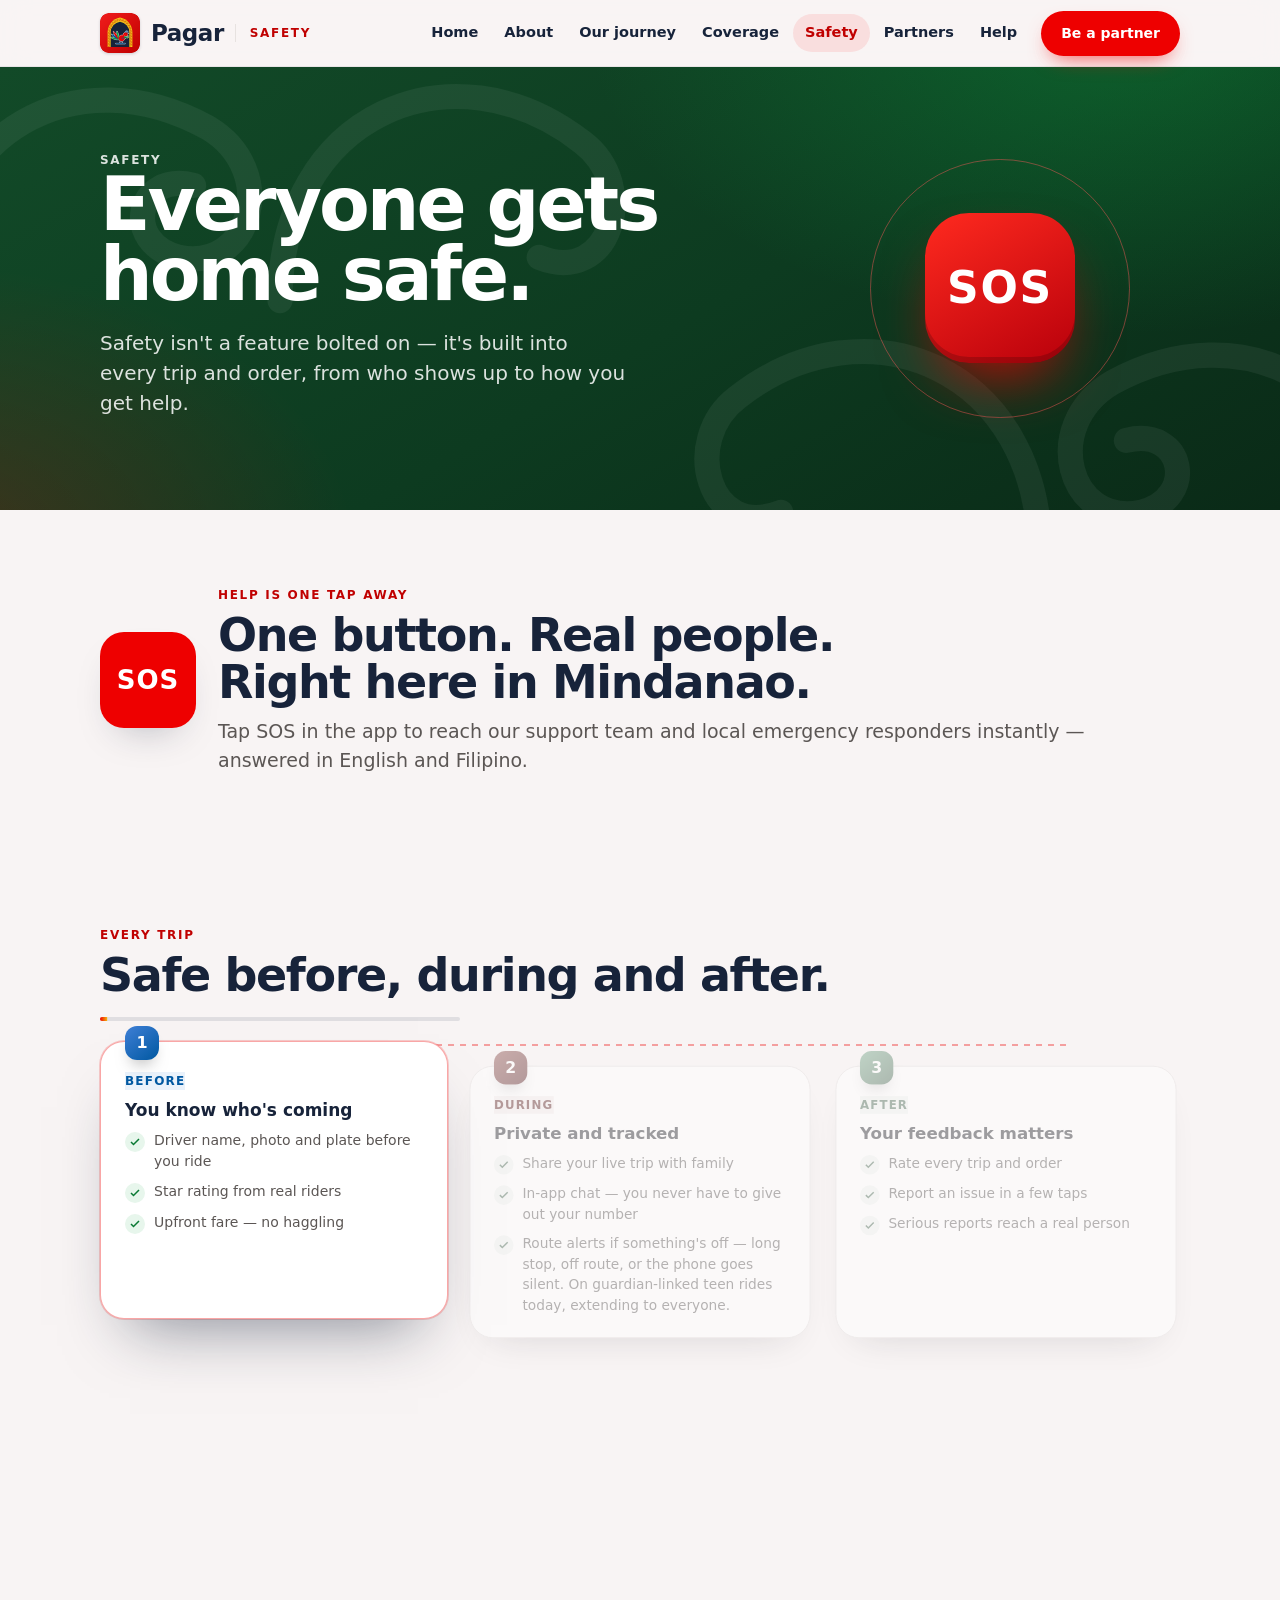
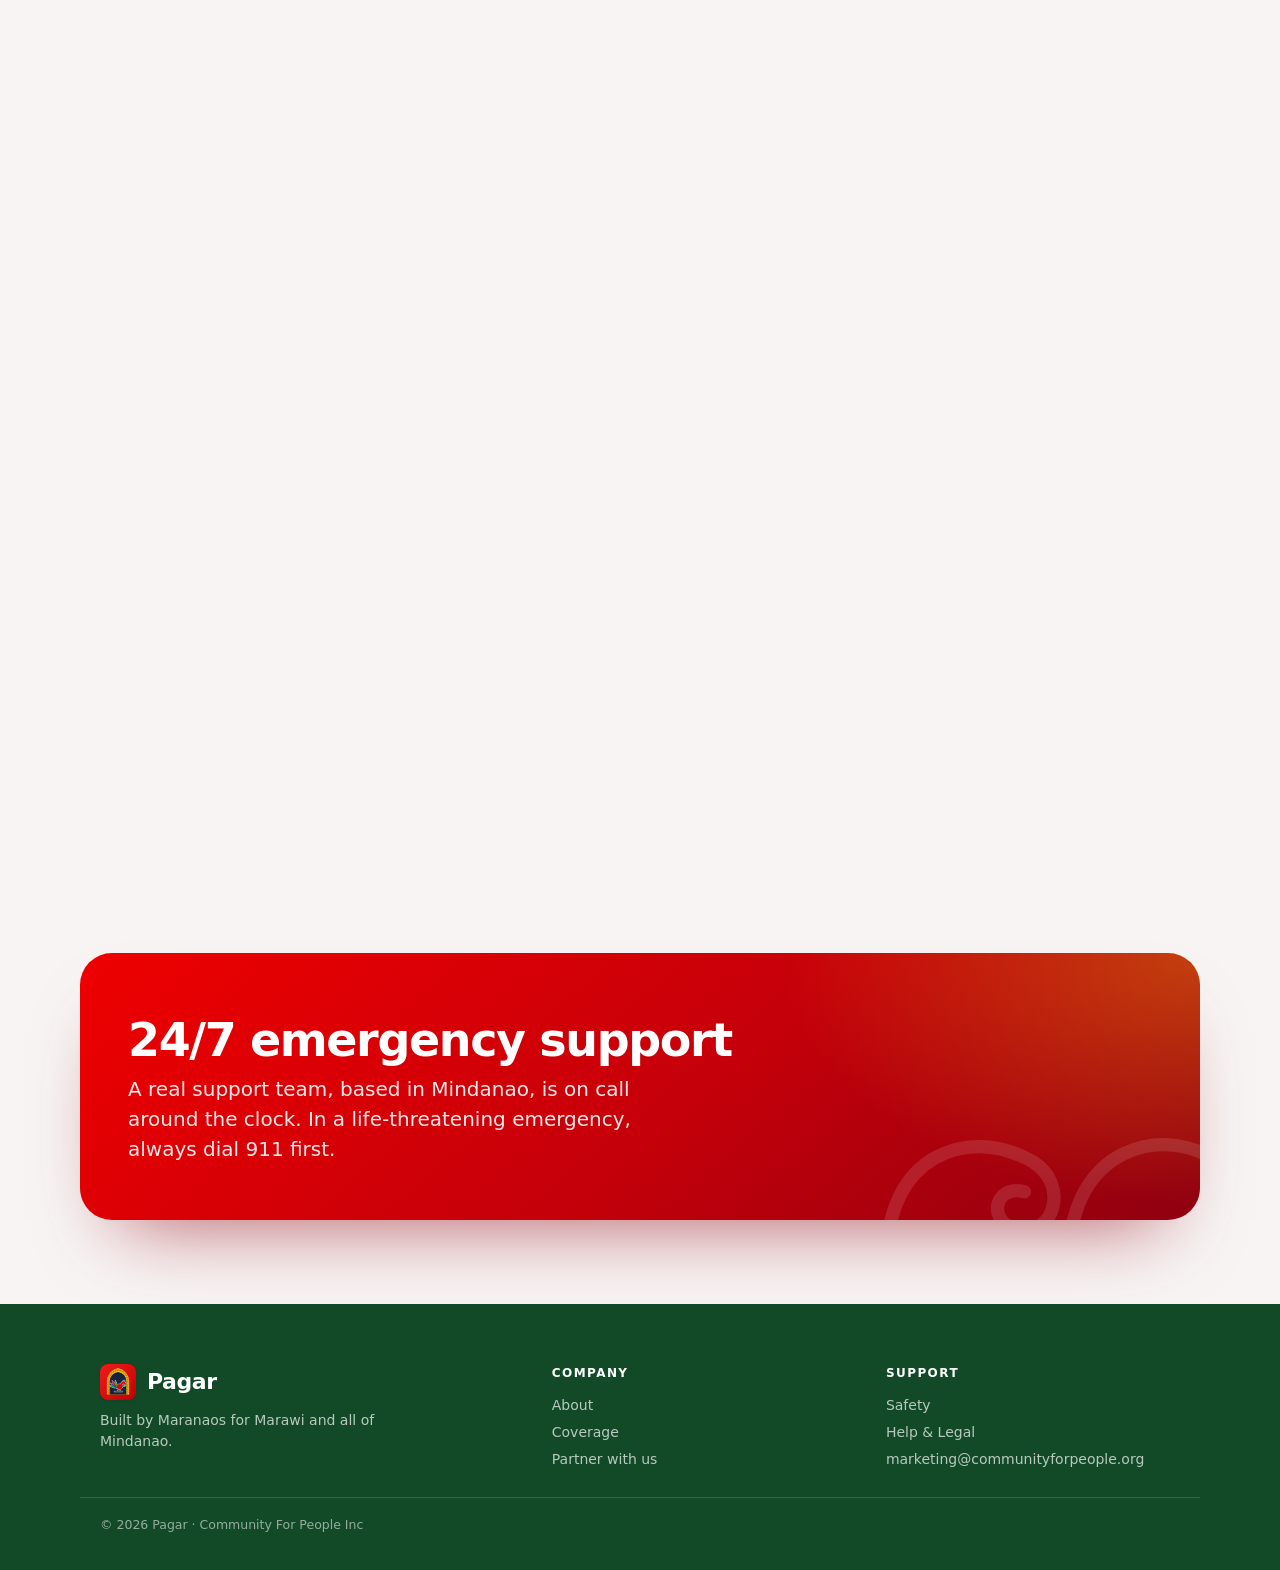
<file: safety.html>
<!doctype html>
<html lang="en">
<head>
<meta charset="utf-8" />
<!-- Content security policy (17 Nov 2026): the browser only lets this page load from, and send to, the places listed. Form details can only go to the Pagar app server (connect-src). Adding a new outside service? Add its address here on all six pages. -->
<meta http-equiv="Content-Security-Policy" content="default-src 'self'; script-src 'self' 'unsafe-inline' https://unpkg.com https://challenges.cloudflare.com; style-src 'self' 'unsafe-inline' https://fonts.googleapis.com https://unpkg.com; font-src 'self' https://fonts.gstatic.com; img-src 'self' data: https://unpkg.com https://tile.openstreetmap.org; media-src 'self'; connect-src 'self' https://delivery-app-ub1c.onrender.com; frame-src https://challenges.cloudflare.com; form-action 'self'; object-src 'none'; base-uri 'self'; upgrade-insecure-requests" />
<meta name="viewport" content="width=device-width, initial-scale=1" />
<meta name="robots" content="index, follow" />
<title>Safety — Pagar. Everyone gets home safe.</title>
<meta name="description" content="SOS to real people in Mindanao, in-app chat, upfront fares, known drivers and 24/7 emergency support. How Pagar keeps riders and couriers safe." />
<!--
  Canonical + social cards. No page on this site had either: a share of any Pagar page
  rendered as a bare URL with no title, description or image, which for a launch being
  promoted on Facebook is the difference between a post that reads as a product and one
  that reads as a link someone pasted.
-->
<link rel="canonical" href="https://community-for-people-inc.github.io/pagar-website/safety.html" />
<meta property="og:type" content="website" />
<meta property="og:site_name" content="PAGAR EXPRESS" />
<meta property="og:url" content="https://community-for-people-inc.github.io/pagar-website/safety.html" />
<meta property="og:title" content="Safety — Pagar. Everyone gets home safe." />
<meta property="og:description" content="SOS to real people in Mindanao, in-app chat, upfront fares, known drivers and 24/7 emergency support. How Pagar keeps riders and couriers safe." />
<meta name="twitter:card" content="summary" />
<meta name="twitter:title" content="Safety — Pagar. Everyone gets home safe." />
<meta name="twitter:description" content="SOS to real people in Mindanao, in-app chat, upfront fares, known drivers and 24/7 emergency support. How Pagar keeps riders and couriers safe." />
<meta property="og:image" content="https://community-for-people-inc.github.io/pagar-website/assets/brand/pagar-icon-512.png" />
<meta property="og:image:alt" content="The PAGAR app icon: the Sarimanok at a torogan doorway" />
<meta name="twitter:image" content="https://community-for-people-inc.github.io/pagar-website/assets/brand/pagar-icon-512.png" />
<link rel="icon" type="image/svg+xml" href="assets/brand/pagar-icon.svg" />
<link rel="icon" type="image/png" sizes="32x32" href="assets/brand/favicon-32.png" />
<link rel="apple-touch-icon" href="assets/brand/apple-touch-icon.png" />
<link rel="preconnect" href="https://fonts.googleapis.com" /><link rel="preconnect" href="https://fonts.gstatic.com" crossorigin />
<link href="https://fonts.googleapis.com/css2?family=Archivo:wght@400;500;600;700;800;900&display=swap" rel="stylesheet" />
<link rel="stylesheet" href="assets/styles.css" />
<link rel="stylesheet" href="assets/motion.css" />
<style>.phase{display:grid;gap:16px}@media(min-width:760px){.phase{grid-template-columns:repeat(3,1fr)}}.phase .p{background:#fff;border:1px solid var(--ka-line);border-radius:16px;padding:20px;box-shadow:var(--sh-sm)}.phase .tag{display:inline-block;font-weight:900;font-size:12px;letter-spacing:.1em;text-transform:uppercase;color:var(--ka-red);margin-bottom:8px}.phase ul{list-style:none;display:grid;gap:9px;margin-top:6px}.phase li{display:flex;gap:9px;font-size:14px;color:var(--ka-ink-soft)}.phase li svg{width:18px;height:18px;color:var(--ka-green);flex:0 0 auto;margin-top:2px}</style>
<style>
/* modern layer (17 Nov 2026): Before, During, After as a connected three-step timeline */
.phase{position:relative;gap:18px;counter-reset:ph}
.phase .p{position:relative;counter-increment:ph;border-radius:24px;padding:26px 24px 22px;box-shadow:var(--sh);transition:transform .25s,box-shadow .25s}
.phase .p:hover{transform:translateY(-3px);box-shadow:0 26px 46px -26px rgba(23,35,58,.45)}
.phase .p::before{content:counter(ph);position:absolute;top:-16px;left:24px;width:34px;height:34px;border-radius:12px;display:grid;place-items:center;color:#fff;font-weight:900;box-shadow:0 10px 18px -10px rgba(0,0,0,.6)}
.phase .p:nth-child(1)::before{background:linear-gradient(140deg,#3f7fd6,#0058a1)}
.phase .p:nth-child(2)::before{background:linear-gradient(140deg,#ff2a1f,#b8000b)}
.phase .p:nth-child(3)::before{background:linear-gradient(140deg,#16c55a,#0a7a34)}
.phase .p:nth-child(1) .tag{background:#eaf2fb;color:#0058a1}.phase .p:nth-child(2) .tag{background:#fdeaea;color:#c00000}.phase .p:nth-child(3) .tag{background:#e7f6ec;color:#0a7a34}
.phase .p li svg{flex:none;width:20px;height:20px;padding:4px;border-radius:50%;background:#e7f6ec;color:var(--ka-green-deep)}
@media(min-width:760px){.phase::before{content:"";position:absolute;left:10%;right:10%;top:1px;height:2px;background:repeating-linear-gradient(90deg,rgba(238,0,0,.35) 0 6px,transparent 6px 12px)}.phase{padding-top:6px}}
div[style*="border-radius:24px;background:var(--ka-red)"]{animation:kaSOS 2.2s ease-out infinite}
@keyframes kaSOS{0%{box-shadow:0 0 0 0 rgba(238,0,0,.45),var(--sh)}70%{box-shadow:0 0 0 18px rgba(238,0,0,0),var(--sh)}100%{box-shadow:0 0 0 0 rgba(238,0,0,0),var(--sh)}}
@media(prefers-reduced-motion:reduce){div[style*="border-radius:24px;background:var(--ka-red)"]{animation:none}}
</style>
<script>/* skipped page transitions are harmless; keep them out of the error console */addEventListener("pagereveal",function(e){var v=e.viewTransition;if(v)[v.ready,v.finished,v.updateCallbackDone].forEach(function(p){p&&p.catch&&p.catch(function(){})})});addEventListener("unhandledrejection",function(e){var r=e.reason;if(r&&r.name==="InvalidStateError"&&/Transition was aborted/.test(r.message))e.preventDefault()});</script>
</head>
<body>
<svg class="sprite" aria-hidden="true">
  <symbol id="sarimanok" viewBox="0 0 240 240">
    <rect x="60" y="205" width="120" height="9" fill="var(--ka-blue-deep)"></rect><rect x="60" y="205" width="120" height="4" fill="var(--ka-blue)"></rect>
    <path d="M118 168 L104 205 M132 168 L146 205" stroke="var(--ka-blue-deep)" stroke-width="5" stroke-linecap="round" fill="none"></path>
    <g transform="translate(98,158)"><g transform="rotate(-74)"><path d="M0,0 C-17,-36 -13,-84 0,-112 C13,-84 17,-36 0,0Z" fill="var(--ka-green)"></path></g><g transform="rotate(-54)"><path d="M0,0 C-18,-40 -14,-92 0,-124 C14,-92 18,-40 0,0Z" fill="var(--ka-blue)"></path></g><g transform="rotate(-34)"><path d="M0,0 C-18,-42 -14,-98 0,-132 C14,-98 18,-42 0,0Z" fill="var(--ka-red)"></path></g><g transform="rotate(-13)"><path d="M0,0 C-16,-38 -12,-86 0,-116 C12,-86 16,-38 0,0Z" fill="var(--ka-green)"></path></g></g>
    <path d="M96 150 C92 118 112 96 142 100 C176 104 182 140 168 160 C152 182 108 184 96 150Z" fill="var(--ka-red)"></path>
    <path d="M96 150 C92 118 112 96 142 100 C176 104 182 140 168 160 C152 182 108 184 96 150Z" fill="none" stroke="var(--ka-red-deep)" stroke-width="2.5"></path>
    <path d="M150 152 C132 152 126 134 140 126 C152 120 164 130 158 142 C154 150 144 148 146 140" fill="none" stroke="var(--ka-blue)" stroke-width="5" stroke-linecap="round"></path>
    <path d="M158 108 C158 88 168 74 184 72 C200 70 208 82 204 94 C200 106 184 108 176 102 C170 98 172 90 178 90" fill="none" stroke="var(--ka-red)" stroke-width="15" stroke-linecap="round"></path>
    <circle cx="192" cy="80" r="16" fill="var(--ka-red)"></circle><circle cx="192" cy="80" r="16" fill="none" stroke="var(--ka-red-deep)" stroke-width="2.5"></circle><circle cx="197" cy="77" r="3.4" fill="var(--ka-ink)"></circle>
    <path d="M182 66 C176 50 188 40 196 48 M192 62 C188 44 202 36 208 48 M200 62 C200 46 214 44 216 58" fill="none" stroke="var(--ka-blue)" stroke-width="5" stroke-linecap="round"></path>
    <path d="M206 80 L226 76 L206 88Z" fill="var(--ka-blue)"></path><path d="M206 86 C214 96 216 104 214 110" fill="none" stroke="var(--ka-green-deep)" stroke-width="3" stroke-linecap="round"></path>
    <g transform="translate(200,124) scale(2.9)"><path d="M0 0 C-9 -7 -9 9 0 2 C7 9 12 -9 0 0Z" fill="var(--ka-green)" stroke="var(--ka-green-deep)" stroke-width="1.1"></path><path d="M-2 1 L-11 -6 L-11 8Z" fill="var(--ka-green-deep)"></path><circle cx="4.4" cy="-0.4" r="1.6" fill="var(--ka-cream)"></circle><circle cx="4.8" cy="-0.4" r="0.8" fill="var(--ka-ink)"></circle></g>
  </symbol>
  <symbol id="okir" viewBox="0 0 100 40"><path d="M2 38 C2 14 22 4 40 14 C50 20 46 34 36 32 C28 30 30 20 38 22 M50 38 C50 12 74 2 92 16 C100 22 96 36 86 32" fill="none" stroke="currentColor" stroke-width="3.5" stroke-linecap="round"></path></symbol>
  <symbol id="sarimanok-flutter" viewBox="0 0 240 240">
    <rect x="60" y="205" width="120" height="9" fill="var(--ka-blue-deep)"></rect><rect x="60" y="205" width="120" height="4" fill="var(--ka-blue)"></rect>
    <path d="M118 168 L104 205 M132 168 L146 205" stroke="var(--ka-blue-deep)" stroke-width="5" stroke-linecap="round" fill="none"></path>
    <g transform="translate(98,158)"><g>
      <animateTransform attributeName="transform" type="rotate" values="-5 0 0;6 0 0;-5 0 0" dur="1.6s" repeatCount="indefinite" calcMode="spline" keyTimes="0;0.5;1" keySplines="0.4 0 0.6 1;0.4 0 0.6 1"></animateTransform>
      <g transform="rotate(-74)"><path d="M0,0 C-17,-36 -13,-84 0,-112 C13,-84 17,-36 0,0Z" fill="var(--ka-green)"></path><path d="M0,-8 C-7,-40 -6,-74 0,-98" stroke="var(--ka-green-deep)" stroke-width="3" fill="none"></path></g>
      <g transform="rotate(-54)"><path d="M0,0 C-18,-40 -14,-92 0,-124 C14,-92 18,-40 0,0Z" fill="var(--ka-blue)"></path><path d="M0,-8 C-8,-44 -7,-82 0,-108" stroke="var(--ka-blue-deep)" stroke-width="3" fill="none"></path></g>
      <g transform="rotate(-34)"><path d="M0,0 C-18,-42 -14,-98 0,-132 C14,-98 18,-42 0,0Z" fill="var(--ka-red)"></path><path d="M0,-8 C-8,-46 -7,-88 0,-116" stroke="var(--ka-red-deep)" stroke-width="3" fill="none"></path></g>
      <g transform="rotate(-13)"><path d="M0,0 C-16,-38 -12,-86 0,-116 C12,-86 16,-38 0,0Z" fill="var(--ka-green)"></path><path d="M0,-8 C-7,-42 -6,-78 0,-102" stroke="var(--ka-green-deep)" stroke-width="3" fill="none"></path></g>
    </g></g>
    <path d="M96 150 C92 118 112 96 142 100 C176 104 182 140 168 160 C152 182 108 184 96 150Z" fill="var(--ka-red)"></path>
    <path d="M96 150 C92 118 112 96 142 100 C176 104 182 140 168 160 C152 182 108 184 96 150Z" fill="none" stroke="var(--ka-red-deep)" stroke-width="2.5"></path>
    <g transform="translate(150,120)"><g>
      <animateTransform attributeName="transform" type="rotate" values="-8 0 0;20 0 0;-8 0 0" dur="0.9s" repeatCount="indefinite" calcMode="spline" keyTimes="0;0.5;1" keySplines="0.35 0 0.5 1;0.35 0 0.5 1"></animateTransform>
      <path d="M0 0 C-30 2 -52 24 -60 54 C-42 46 -24 46 -10 38 C-24 36 -34 32 -20 26 C-6 22 2 12 0 0Z" fill="var(--ka-red-deep)"></path>
      <path d="M-6 8 C-24 16 -40 32 -52 50" stroke="var(--ka-red)" stroke-width="2.5" fill="none" stroke-linecap="round"></path>
    </g></g>
    <path d="M158 108 C158 88 168 74 184 72 C200 70 208 82 204 94 C200 106 184 108 176 102 C170 98 172 90 178 90" fill="none" stroke="var(--ka-red)" stroke-width="15" stroke-linecap="round"></path>
    <circle cx="192" cy="80" r="16" fill="var(--ka-red)"></circle><circle cx="192" cy="80" r="16" fill="none" stroke="var(--ka-red-deep)" stroke-width="2.5"></circle><circle cx="197" cy="77" r="3.4" fill="var(--ka-ink)"></circle>
    <path d="M182 66 C176 50 188 40 196 48 M192 62 C188 44 202 36 208 48 M200 62 C200 46 214 44 216 58" fill="none" stroke="var(--ka-blue)" stroke-width="5" stroke-linecap="round"></path>
    <path d="M206 80 L226 76 L206 88Z" fill="var(--ka-blue)"></path><path d="M206 86 C214 96 216 104 214 110" fill="none" stroke="var(--ka-green-deep)" stroke-width="3" stroke-linecap="round"></path>
    <g transform="translate(200,124) scale(2.9)"><path d="M0 0 C-9 -7 -9 9 0 2 C7 9 12 -9 0 0Z" fill="var(--ka-green)" stroke="var(--ka-green-deep)" stroke-width="1.1"></path><path d="M-2 1 L-11 -6 L-11 8Z" fill="var(--ka-green-deep)"></path><path d="M-4 -2 C-1 -1 -1 3 -4 4" fill="none" stroke="var(--ka-green-deep)" stroke-width="0.8"></path><circle cx="4.4" cy="-0.4" r="1.6" fill="var(--ka-cream)"></circle><circle cx="4.8" cy="-0.4" r="0.8" fill="var(--ka-ink)"></circle></g>
  </symbol>

</svg>

<div class="flybird" aria-hidden="true"><svg viewBox="0 0 240 240"><use href="#sarimanok-flutter"></use></svg></div>

<header class="site"><div class="wrap bar">
  <a class="brand" href="index.html"><img class="brandicon" src="assets/brand/pagar-icon.svg" width="40" height="40" alt="Pagar"><span class="word">Pagar</span><span class="seg">SAFETY</span></a>
  <nav class="main">
    <a class="navlink" href="index.html" data-en="Home" data-fil="Home">Home</a>
    <a class="navlink" href="about.html" data-en="About" data-fil="Tungkol">About</a>
      <a class="navlink" href="about.html#journey" data-en="Our journey" data-fil="Paglalakbay">Our journey</a>
    <a class="navlink" href="coverage.html" data-en="Coverage" data-fil="Saklaw">Coverage</a>
    <a class="navlink" href="safety.html" data-en="Safety" data-fil="Kaligtasan">Safety</a>
    <a class="navlink" href="partners.html" data-en="Partners" data-fil="Partners">Partners</a>
    <a class="navlink" href="help.html" data-en="Help" data-fil="Tulong">Help</a>
    <div class="langtoggle" role="group" aria-label="Language"><button data-lang="en" aria-pressed="true">EN</button><button data-lang="fil" aria-pressed="false">FIL</button></div>
    <a class="applybtn" href="partners.html#apply" data-en="Be a partner" data-fil="Maging partner">Be a partner</a>
  </nav>
</div></header>

<main>
  <section class="hero ink">
    <div class="okir-bg" aria-hidden="true"><svg><use href="#okir"></use></svg><svg class="two"><use href="#okir"></use></svg></div>
    <div class="heroart sos" aria-hidden="true"><i class="r1"></i><i class="r2"></i><span>SOS</span></div>
    <div class="wrap inner">
      <div class="eyebrow" style="color:#fff;opacity:.85" data-en="Safety" data-fil="Kaligtasan">Safety</div>
      <h1 class="archivo-black" style="max-width:14ch" data-en="Everyone gets home safe." data-fil="Lahat ay makakauwing ligtas.">Everyone gets home safe.</h1>
      <p class="lead" style="color:rgba(255,255,255,.85)" data-en="Safety isn't a feature bolted on — it's built into every trip and order, from who shows up to how you get help." data-fil="Ang kaligtasan ay hindi idinagdag lang — nakapaloob ito sa bawat biyahe at order, mula sa kung sino ang darating hanggang sa pagkuha ng tulong.">Safety isn't a feature bolted on — it's built into every trip and order, from who shows up to how you get help.</p>
    </div>
  </section>

  <!-- SOS -->
  <section class="block">
    <div class="wrap" style="display:flex;gap:22px;align-items:center;flex-wrap:wrap">
      <div style="flex:0 0 auto;width:96px;height:96px;border-radius:24px;background:var(--ka-red);box-shadow:var(--sh);display:grid;place-items:center;color:#fff;font-weight:900;font-size:26px;letter-spacing:.04em">SOS</div>
      <div style="flex:1;min-width:280px">
        <div class="eyebrow" data-en="Help is one tap away" data-fil="Isang tap lang ang tulong">Help is one tap away</div>
        <h2 class="sec" data-en="One button. Real people. Right here in Mindanao." data-fil="Isang button. Tunay na tao. Dito mismo sa Mindanao.">One button. Real people. Right here in Mindanao.</h2>
        <p class="lead" style="margin-top:12px;max-width:none" data-en="Tap SOS in the app to reach our support team and local emergency responders instantly — answered in English and Filipino." data-fil="I-tap ang SOS sa app para maabot agad ang aming support team at lokal na emergency responders — sinasagot sa English at Filipino.">Tap SOS in the app to reach our support team and local emergency responders instantly — answered in English and Filipino.</p>
      </div>
    </div>
  </section>

  <!-- Before / During / After -->
  <section class="block light">
    <div class="wrap">
      <div class="eyebrow" data-en="Every trip" data-fil="Bawat biyahe">Every trip</div>
      <h2 class="sec" data-en="Safe before, during and after." data-fil="Ligtas bago, habang, at pagkatapos.">Safe before, during and after.</h2>
      <div class="phase mt22">
        <div class="p"><span class="tag" data-en="Before" data-fil="Bago">Before</span><h3 style="font-weight:800;font-size:17px" data-en="You know who's coming" data-fil="Alam mo kung sino ang darating">You know who's coming</h3>
          <ul>
            <li><svg viewBox="0 0 24 24" fill="none" stroke="currentColor" stroke-width="3"><path d="M20 6 9 17l-5-5"/></svg><span data-en="Driver name, photo and plate before you ride" data-fil="Pangalan, litrato at plate ng driver bago sumakay">Driver name, photo and plate before you ride</span></li>
            <li><svg viewBox="0 0 24 24" fill="none" stroke="currentColor" stroke-width="3"><path d="M20 6 9 17l-5-5"/></svg><span data-en="Star rating from real riders" data-fil="Star rating mula sa tunay na pasahero">Star rating from real riders</span></li>
            <li><svg viewBox="0 0 24 24" fill="none" stroke="currentColor" stroke-width="3"><path d="M20 6 9 17l-5-5"/></svg><span data-en="Upfront fare — no haggling" data-fil="Presyong alam agad — walang tawaran">Upfront fare — no haggling</span></li>
          </ul>
        </div>
        <div class="p"><span class="tag" data-en="During" data-fil="Habang">During</span><h3 style="font-weight:800;font-size:17px" data-en="Private and tracked" data-fil="Pribado at nasusubaybayan">Private and tracked</h3>
          <ul>
            <li><svg viewBox="0 0 24 24" fill="none" stroke="currentColor" stroke-width="3"><path d="M20 6 9 17l-5-5"/></svg><span data-en="Share your live trip with family" data-fil="Ibahagi ang live na biyahe sa pamilya">Share your live trip with family</span></li>
            <li><svg viewBox="0 0 24 24" fill="none" stroke="currentColor" stroke-width="3"><path d="M20 6 9 17l-5-5"/></svg><span data-en="In-app chat — you never have to give out your number" data-fil="In-app chat — hindi mo na kailangang ibigay ang numero mo">In-app chat — you never have to give out your number</span></li>
            <li><svg viewBox="0 0 24 24" fill="none" stroke="currentColor" stroke-width="3"><path d="M20 6 9 17l-5-5"/></svg><span data-en="Route alerts if something's off — long stop, off route, or the phone goes silent. On guardian-linked teen rides today, extending to everyone." data-fil="Route alerts kapag may kakaiba — matagal na hinto, lihis sa ruta, o nawalan ng signal. Sa teen rides na naka-link sa guardian ngayon, palalawakin sa lahat.">Route alerts if something's off — long stop, off route, or the phone goes silent. On guardian-linked teen rides today, extending to everyone.</span></li>
          </ul>
        </div>
        <div class="p"><span class="tag" data-en="After" data-fil="Pagkatapos">After</span><h3 style="font-weight:800;font-size:17px" data-en="Your feedback matters" data-fil="Mahalaga ang feedback mo">Your feedback matters</h3>
          <ul>
            <li><svg viewBox="0 0 24 24" fill="none" stroke="currentColor" stroke-width="3"><path d="M20 6 9 17l-5-5"/></svg><span data-en="Rate every trip and order" data-fil="I-rate ang bawat biyahe at order">Rate every trip and order</span></li>
            <li><svg viewBox="0 0 24 24" fill="none" stroke="currentColor" stroke-width="3"><path d="M20 6 9 17l-5-5"/></svg><span data-en="Report an issue in a few taps" data-fil="Mag-report ng isyu sa ilang tap">Report an issue in a few taps</span></li>
            <li><svg viewBox="0 0 24 24" fill="none" stroke="currentColor" stroke-width="3"><path d="M20 6 9 17l-5-5"/></svg><span data-en="Serious reports reach a real person" data-fil="Umaabot sa tunay na tao ang seryosong report">Serious reports reach a real person</span></li>
          </ul>
        </div>
      </div>
    </div>
  </section>

  <section class="hero red block">
    <div class="okir-bg" aria-hidden="true"><svg><use href="#okir"></use></svg></div>
    <div class="wrap inner" style="padding:44px 20px">
      <h2 class="sec" style="color:#fff" data-en="24/7 emergency support" data-fil="24/7 emergency support">24/7 emergency support</h2>
      <p class="lead" style="color:rgba(255,255,255,.9);margin-top:10px" data-en="A real support team, based in Mindanao, is on call around the clock. In a life-threatening emergency, always dial 911 first." data-fil="May tunay na support team na nakabase sa Mindanao, bukas 24/7. Sa emergency na delikado sa buhay, tumawag muna sa 911.">A real support team, based in Mindanao, is on call around the clock. In a life-threatening emergency, always dial 911 first.</p>
    </div>
  </section>
</main>

<footer class="site">
  <div class="wrap cols">
    <div><div class="brand" style="margin-bottom:10px"><img class="brandicon" src="assets/brand/pagar-icon.svg" width="36" height="36" alt="Pagar"><span class="word">Pagar</span></div><p style="max-width:32ch" data-en="Built by Maranaos for Marawi and all of Mindanao." data-fil="Gawa ng mga Maranao para sa Marawi at buong Mindanao.">Built by Maranaos for Marawi and all of Mindanao.</p></div>
    <div><h5 aria-level="2" data-en="Company" data-fil="Kompanya">Company</h5><a href="about.html" data-en="About" data-fil="Tungkol">About</a><a href="coverage.html" data-en="Coverage" data-fil="Saklaw">Coverage</a><a href="partners.html" data-en="Partner with us" data-fil="Maging partner">Partner with us</a></div>
    <div><h5 aria-level="2" data-en="Support" data-fil="Suporta">Support</h5><a href="safety.html" data-en="Safety" data-fil="Kaligtasan">Safety</a><a href="help.html" data-en="Help & Legal" data-fil="Tulong at Legal">Help &amp; Legal</a><a href="mailto:marketing@communityforpeople.org?subject=PAGAR%20EXPRESS%20enquiry">marketing@communityforpeople.org</a></div>
  </div>
  <div class="wrap legal"><span>© 2026 Pagar · Community For People Inc</span></div>
</footer>
<script src="assets/pagar.js"></script>
<script src="assets/link-code.js"></script>
<script src="assets/hash-target.js"></script>
<script src="assets/nav.js"></script>
<script src="assets/scene.js"></script>
</body>
</html>
</file>
<file: assets/styles.css>
/* ===========================================================================
   PAGAR website — shared brand stylesheet (single source of truth).
   Identity preserved from marketing's design: Sarimanok + okir, Archivo,
   red-dominant palette, hard offset shadows. Used by every page.
   =========================================================================== */
:root{
  --ka-bg:#f3f2f2; --ka-cream:#f8f4f4; --ka-ink:#17233a; --ka-ink-soft:#5b5654; --ka-forest:#124a28; --ka-gold:#f4b60e;
  --ka-line:#e7e2e0; --ka-blue:#0058a1; --ka-blue-deep:#003f74;
  --ka-green:#0eb046; --ka-green-deep:#0a7a34; --ka-red:#ee0000; --ka-red-deep:#c00000;
  --ka-orange:#f8643a; /* okir orange, sampled from the Sarimanok Sports Stadium mural, Marawi */
  --sh:0 18px 40px -22px rgba(23,35,58,.38); --sh-sm:0 8px 22px -14px rgba(23,35,58,.34); /* soft shadows (17 Nov 2026); were hard 6px/4px offsets */
  --maxw:1120px; font-synthesis:none;
}
*{box-sizing:border-box;margin:0;padding:0}
html{-webkit-text-size-adjust:100%;scroll-behavior:smooth;scroll-padding-top:76px} /* header.site is sticky and 67px tall: every #anchor jump stops below it */
body{font-family:"Archivo",system-ui,-apple-system,Segoe UI,Roboto,sans-serif;color:var(--ka-ink);background:var(--ka-cream);line-height:1.5;-webkit-font-smoothing:antialiased}
svg.sprite{position:absolute;width:0;height:0;overflow:hidden}
img{max-width:100%;display:block}
a{color:inherit}
.wrap{width:100%;max-width:var(--maxw);margin:0 auto;padding:0 20px}
.hidden{display:none!important}
.archivo-black{font-weight:900;letter-spacing:-.02em;line-height:.98;text-wrap:balance}
.eyebrow{text-transform:uppercase;letter-spacing:.14em;font-size:12px;font-weight:800;color:var(--ka-red)}
.eyebrow.blue{color:var(--ka-blue)} .eyebrow.green{color:var(--ka-green-deep)}
h2.sec{font-weight:900;font-size:clamp(26px,4.4vw,40px);letter-spacing:-.02em;margin-top:8px;text-wrap:balance}
p.lead{font-size:clamp(16px,2.3vw,19px);color:var(--ka-ink-soft);max-width:46ch}
.center{text-align:center} .mt8{margin-top:8px} .mt22{margin-top:22px}

/* header */
/* Frosted sticky bar (17 Nov 2026): same items, pill-shaped links, soft red button. */
header.site{position:sticky;top:0;z-index:50;background:rgba(248,244,244,.86);-webkit-backdrop-filter:saturate(1.5) blur(14px);backdrop-filter:saturate(1.5) blur(14px);border-bottom:1px solid rgba(23,35,58,.07)}
.bar{display:flex;align-items:center;gap:14px;height:66px}
.brand{display:flex;align-items:center;gap:11px;text-decoration:none}
.brand .word{font-weight:800;font-size:23px;letter-spacing:-.02em;color:var(--ka-ink)}
.brand .seg{color:var(--ka-red);font-weight:800;font-size:12px;letter-spacing:.14em;padding-left:14px;border-left:1px solid var(--ka-line)}
nav.main{margin-left:auto;display:flex;align-items:center;gap:2px}
nav.main a.navlink{text-decoration:none;color:var(--ka-ink);font-weight:600;font-size:14.5px;padding:8px 12px;border-radius:999px;transition:background .15s,color .15s}
nav.main a.navlink:hover{color:var(--ka-red);background:rgba(238,0,0,.06)}
nav.main a.navlink[aria-current]{color:var(--ka-red);background:rgba(238,0,0,.09)}
.applybtn{margin-left:10px;background:var(--ka-red);color:#fff;text-decoration:none;font-weight:800;font-size:14px;padding:12px 20px;border-radius:999px;box-shadow:0 10px 22px -10px rgba(238,0,0,.75);transition:transform .15s,box-shadow .15s}
.applybtn:hover{transform:translateY(-1px);box-shadow:0 14px 26px -10px rgba(238,0,0,.85)}
.langtoggle{display:inline-flex;border:2px solid var(--ka-ink);border-radius:10px;overflow:hidden}
.langtoggle button{border:0;background:#fff;padding:7px 11px;font-weight:800;font-size:12px;cursor:pointer;color:var(--ka-ink);font-family:inherit}
.langtoggle button[aria-pressed="true"]{background:var(--ka-forest);color:#fff}
html:not(.fil-on) .langtoggle{display:none} /* FIL_ON in pagar.js */
@media (max-width:900px){nav.main .navlink,.brand .seg{display:none}}

/* buttons */
.btn{border:0;cursor:pointer;font-family:inherit;font-weight:800;font-size:15px;padding:14px 20px;border-radius:12px;text-decoration:none;display:inline-block}
.btn-red{background:var(--ka-red);color:#fff;box-shadow:var(--sh-sm)}
.btn-ink{background:var(--ka-forest);color:#fff}
.btn-ghost{background:#fff;color:var(--ka-ink);border:2px solid var(--ka-line)}
.bigcta{display:inline-block;background:var(--ka-red);color:#fff;text-decoration:none;font-weight:800;font-size:16px;padding:15px 26px;border-radius:13px;box-shadow:var(--sh);border:0;cursor:pointer;font-family:inherit}

/* hero variants */
.hero{position:relative;overflow:hidden}
.hero.ink{background:var(--ka-forest);color:#fff}
.hero.red{background:var(--ka-red);color:#fff}
.hero .okir-bg{position:absolute;inset:0;color:rgba(255,255,255,.06);pointer-events:none}
.hero .okir-bg svg{position:absolute;width:720px;height:288px;left:-80px;top:-40px}
.hero .okir-bg svg.two{left:auto;right:-120px;top:auto;bottom:-60px;transform:scaleX(-1)}
.hero .inner{position:relative;padding:56px 20px}
.hero h1{font-size:clamp(34px,7vw,64px)}
.hero .lead{margin-top:18px;color:rgba(255,255,255,.85);max-width:42ch}
.pill{display:inline-flex;align-items:center;gap:8px;background:rgba(255,255,255,.14);border:1px solid rgba(255,255,255,.2);color:#fff;border-radius:999px;padding:7px 14px;font-size:12px;font-weight:800;letter-spacing:.1em;text-transform:uppercase}
.pill .dot{width:8px;height:8px;border-radius:99px;background:#fff;animation:pulse 2s infinite}
@keyframes pulse{0%,100%{opacity:1}50%{opacity:.35}}
.highlight{background:var(--ka-forest);color:#fff;padding:2px 8px;box-decoration-break:clone;-webkit-box-decoration-break:clone}
.hero.red .highlight{background:var(--ka-forest)}

/* stat row */
.stats{display:flex;gap:0;margin-top:30px;flex-wrap:wrap}
.stats .stat{padding-right:26px;margin-right:26px;border-right:1px solid rgba(255,255,255,.18)}
.stats .stat:last-child{border-right:0}
.stats .n{font-weight:900;font-size:30px;letter-spacing:-.02em}
.stats .l{text-transform:uppercase;letter-spacing:.1em;font-size:11px;color:rgba(255,255,255,.66);font-weight:700;margin-top:2px}
.stats.dark .l{color:var(--ka-ink-soft)} .stats.dark .stat{border-color:var(--ka-line)}

/* sections + cards */
section.block{padding:52px 0}
section.light{background:var(--ka-cream)}
section.white{background:#fff}
.grid{display:grid;gap:16px}
@media (min-width:640px){.grid.c2{grid-template-columns:1fr 1fr}.grid.c3{grid-template-columns:repeat(3,1fr)}.grid.c4{grid-template-columns:repeat(4,1fr)}.grid.c5{grid-template-columns:repeat(3,1fr)}}
@media (min-width:1024px){.grid.c5{grid-template-columns:repeat(5,1fr)}}
.card{background:#fff;border:1px solid var(--ka-line);border-radius:16px;padding:20px;box-shadow:var(--sh)}
.card .ic{width:44px;height:44px;border-radius:12px;display:grid;place-items:center;margin-bottom:12px;background:#eaf2fb;color:var(--ka-blue)}
.card .ic.g{background:#e7f6ec;color:var(--ka-green-deep)} .card .ic.r{background:#fde8e8;color:var(--ka-red)}
.card .ic svg{width:23px;height:23px}
.card h3{font-weight:800;font-size:17px;margin-bottom:3px}
.card p{color:var(--ka-ink-soft);font-size:14px}
/* App icons: direction E "Sarimanok journeys" (3 Nov 2026), built by delivery-app scripts/export-app-icons.py. */
.brandicon{display:block;flex:0 0 auto;border-radius:22%;box-shadow:0 1px 3px rgba(23,35,58,.18)}
.appcard{display:flex;gap:16px;align-items:flex-start;background:#fff;border:1px solid var(--ka-line);border-radius:20px;padding:18px;box-shadow:var(--sh)}
.appcard img{flex:0 0 auto;width:88px;height:88px;border-radius:22%;box-shadow:0 6px 16px rgba(23,35,58,.2)}
.appcard b{display:block;font-weight:900;font-size:18px;letter-spacing:-.01em}
.appcard .who{display:block;margin-top:2px;font-size:11.5px;font-weight:800;letter-spacing:.12em;text-transform:uppercase}
.appcard .who.r{color:var(--ka-red)} .appcard .who.b{color:var(--ka-blue)} .appcard .who.g{color:var(--ka-green-deep)}
.appcard p{color:var(--ka-ink-soft);font-size:14px;margin-top:6px}
.appcard a{display:inline-block;margin-top:8px;font-weight:800;font-size:14px;color:var(--ka-ink)}
/* Service tiles (assets/services/*.svg) on a white card, the only ground the tiles' white ring blends
   into. Tile beside the text on phones, above it from 640px. */
.svc{display:flex;align-items:center;gap:16px;background:#fff;color:var(--ka-ink);border:1px solid var(--ka-line);border-radius:20px;padding:14px;box-shadow:var(--sh)}
.svc .tile{display:block;flex:none;width:96px;height:96px}
.svc b{font-weight:800;font-size:19px;letter-spacing:-.015em} .svc span{display:inline-block;margin-top:2px;font-size:13px;color:var(--ka-ink-soft)}
@media (min-width:640px){.svc{flex-direction:column;gap:14px;text-align:center;padding:14px 14px 20px}.svc .tile{width:120px;height:120px}.svc b{font-size:21px}}

/* steps / reqs / list ticks */
ol.steps{list-style:none;counter-reset:s;display:grid;gap:14px}
@media (min-width:760px){ol.steps{grid-template-columns:repeat(4,1fr)}}
ol.steps li{counter-increment:s;background:#fff;border:1px solid var(--ka-line);border-radius:16px;padding:18px;box-shadow:var(--sh-sm)}
ol.steps li::before{content:counter(s);display:grid;place-items:center;width:32px;height:32px;border-radius:99px;background:var(--ka-forest);color:#fff;font-weight:900;font-size:15px;margin-bottom:11px}
ol.steps li h4{font-weight:800;font-size:15.5px} ol.steps li p{color:var(--ka-ink-soft);font-size:13.5px;margin-top:2px}
ul.reqs{list-style:none;display:grid;gap:12px} @media (min-width:640px){ul.reqs{grid-template-columns:1fr 1fr}}
ul.reqs li,ul.checks li{display:flex;gap:13px;align-items:flex-start;background:#fff;border:1px solid var(--ka-line);border-radius:12px;padding:14px 16px;box-shadow:var(--sh-sm)}
.tick{flex:0 0 auto;width:26px;height:26px;border-radius:8px;background:var(--ka-green);display:grid;place-items:center}
.tick svg{width:15px;height:15px;color:#fff}
ul.reqs b,ul.checks b{display:block;font-size:15px;font-weight:800} ul.reqs span,ul.checks span{color:var(--ka-ink-soft);font-size:13px}
.note{margin-top:16px;background:#fff7e6;border:1px solid #f3ddad;color:#7a5b12;border-radius:12px;padding:13px 15px;font-size:14px}

/* testimonials */
.tgrid{display:grid;gap:18px} @media (min-width:720px){.tgrid{grid-template-columns:1fr 1fr}}
.tcard{position:relative;background:#fff;border:1px solid var(--ka-line);border-radius:16px;padding:24px;box-shadow:var(--sh);overflow:hidden}
.tcard .okir-wm{position:absolute;right:-30px;bottom:-24px;width:220px;color:rgba(18,74,40,.06);pointer-events:none}
.tcard .qm{font-weight:900;font-size:44px;line-height:.6;color:var(--ka-red)}
.tcard p{font-size:18px;font-weight:600;margin:8px 0 16px;text-wrap:pretty}
.tcard .who{display:flex;align-items:center;gap:10px}
.tcard .who svg{width:28px;height:28px}
.tcard .who b{font-weight:800;font-size:14.5px;display:block} .tcard .who span{color:var(--ka-ink-soft);font-size:13px}

/* FAQ / accordion */
details.faq{background:#fff;border:1px solid var(--ka-line);border-radius:12px;padding:2px 18px;margin-bottom:10px;box-shadow:var(--sh-sm)}
details.faq summary{cursor:pointer;list-style:none;font-weight:800;font-size:15.5px;padding:15px 0;display:flex;justify-content:space-between;gap:12px;align-items:center}
details.faq summary::-webkit-details-marker{display:none}
details.faq .chev{color:var(--ka-red);transition:transform .2s}
details.faq[open] .chev{transform:rotate(180deg)}
details.faq p{padding:0 0 16px;color:var(--ka-ink-soft);font-size:14.5px}

/* simple input (waitlist / coverage) */
.inrow{display:flex;gap:10px;flex-wrap:wrap;max-width:520px}
.inrow input{flex:1;min-width:180px;font-family:inherit;font-size:16px;border:2px solid var(--ka-ink);border-radius:12px;padding:13px 14px;background:#fff;color:var(--ka-ink);outline:none}
.fine{font-size:12.5px;color:rgba(255,255,255,.7);margin-top:10px} .fine.dark{color:var(--ka-ink-soft)}
.okmsg{margin-top:12px;font-weight:700}

/* footer */
footer.site{background:var(--ka-forest);color:rgba(255,255,255,.7);padding:60px 0 36px;font-size:14px}
footer.site .cols{display:grid;gap:22px 40px;grid-template-columns:1fr}
@media (min-width:720px){footer.site .cols{grid-template-columns:1.4fr 1fr 1fr}}
footer.site .word{color:#fff;font-weight:800;font-size:22px;letter-spacing:-.02em}
footer.site h5{color:#fff;font-size:12px;text-transform:uppercase;letter-spacing:.12em;margin-bottom:10px}
footer.site a{color:rgba(255,255,255,.7);text-decoration:none;display:block;padding:3px 0}
footer.site a:hover{color:#fff}
footer.site .legal{margin-top:24px;padding-top:18px;border-top:1px solid rgba(255,255,255,.14);font-size:12.5px;color:rgba(255,255,255,.55)}

/* fly-across Sarimanok intro (all pages) */
@keyframes kaFly{0%{transform:translate(-24vw,42vh) rotate(-8deg) scale(.7);opacity:0}12%{opacity:1}28%{transform:translate(20vw,14vh) rotate(4deg) scale(1)}52%{transform:translate(50vw,40vh) rotate(-3deg) scale(1.05)}76%{transform:translate(80vw,12vh) rotate(5deg) scale(1)}92%{opacity:1}100%{transform:translate(122vw,36vh) rotate(-6deg) scale(.72);opacity:0}}
.flybird{position:fixed;top:0;left:0;width:118px;height:118px;z-index:70;pointer-events:none;opacity:0;animation:kaFly 5.6s cubic-bezier(.4,0,.6,1) .4s infinite}
@media(prefers-reduced-motion:reduce){.flybird{display:none}}

/* ===========================================================================
   Modern layer (17 Nov 2026). Same content, colours and Sarimanok; presentation only.
   Applies to every page that loads this file; the homepage adds its own on top.
   =========================================================================== */
section.block{padding:76px 0}
@media(max-width:640px){section.block{padding:56px 0}}
h2.sec{font-size:clamp(30px,4.6vw,46px);letter-spacing:-.03em;line-height:1.02}
.btn,.bigcta{border-radius:999px;transition:transform .15s,box-shadow .15s,background .15s}
.btn:hover,.bigcta:hover{transform:translateY(-1px)}
.btn-red,.bigcta{box-shadow:0 12px 24px -12px rgba(238,0,0,.8)}
.btn-ink{box-shadow:0 12px 24px -14px rgba(18,74,40,.9)}

/* page hero bands (green) */
.hero.ink:not(.block){background:
  radial-gradient(900px 520px at 88% -10%,rgba(14,176,70,.32),rgba(14,176,70,0) 60%),
  radial-gradient(700px 480px at -5% 110%,rgba(238,0,0,.22),rgba(238,0,0,0) 60%),
  linear-gradient(150deg,#124a28 0%,#0d3b20 55%,#0a2a17 100%)}
.hero.ink:not(.block) .inner{padding-top:84px;padding-bottom:92px}
.hero.ink:not(.block) h1{font-size:clamp(40px,6.6vw,74px);letter-spacing:-.04em;line-height:.95}
.hero .lead{font-size:clamp(16px,1.7vw,20px)}
@media(max-width:640px){.hero.ink:not(.block) .inner{padding-top:52px;padding-bottom:60px}}
.hero .stats{gap:10px;display:grid;grid-template-columns:repeat(3,minmax(0,1fr));max-width:520px}
@media(max-width:520px){.hero .stats .stat,.hero .stats .stat:last-child{padding:10px 8px;min-width:0}.hero .stats .n{font-size:22px}.hero .stats .l{letter-spacing:.02em;font-size:11px;overflow-wrap:normal;hyphens:none}}
.hero .stats .stat,.hero .stats .stat:last-child{border:1px solid rgba(255,255,255,.22);background:rgba(255,255,255,.1);border-radius:16px;padding:12px 18px;margin:0;-webkit-backdrop-filter:blur(6px);backdrop-filter:blur(6px)}

/* closing call-to-action bands (red) become a rounded card */
.hero.red.block{background:transparent;color:#fff;padding:16px 0 84px}
.hero.red.block .okir-bg{display:none}
.hero.red.block .inner{position:relative;overflow:hidden;border-radius:32px;padding:56px 48px!important;width:calc(100% - 40px);
  background:radial-gradient(700px 420px at 100% 0%,rgba(244,182,14,.35),rgba(244,182,14,0) 60%),linear-gradient(140deg,#ee0000 0%,#c4000a 55%,#8f0010 100%);
  box-shadow:0 40px 80px -40px rgba(143,0,16,.65)}
.hero.red.block .inner::after{content:"";position:absolute;right:-60px;bottom:-40px;width:380px;height:152px;opacity:.12;pointer-events:none;
  background:url("data:image/svg+xml,%3Csvg xmlns='http://www.w3.org/2000/svg' viewBox='0 0 100 40'%3E%3Cpath d='M2 38 C2 14 22 4 40 14 C50 20 46 34 36 32 C28 30 30 20 38 22 M50 38 C50 12 74 2 92 16 C100 22 96 36 86 32' fill='none' stroke='white' stroke-width='3.5' stroke-linecap='round'/%3E%3C/svg%3E") no-repeat center/contain}
.hero.red.block .inner > *{position:relative;z-index:1}
@media(max-width:640px){.hero.red.block{padding-bottom:56px}.hero.red.block .inner{padding:32px 22px!important;border-radius:24px;width:calc(100% - 32px)}}

/* signup rows inside bands: one white pill */
.hero .inrow{background:#fff;border-radius:999px;padding:6px;gap:4px;max-width:560px;flex-wrap:nowrap;box-shadow:0 22px 44px -20px rgba(60,0,0,.55)}
.hero .inrow input{border:0;border-radius:999px;min-width:0;padding:13px 16px;font-size:15.5px}
.hero .inrow input+input{border-left:1px solid #ece4e1;border-radius:0}
.hero .inrow input:focus{background:#fbf6f4}
.hero .inrow .btn{border-radius:999px;padding:14px 22px;white-space:nowrap}
@media(max-width:520px){.hero .inrow{flex-direction:column;border-radius:20px;padding:8px}.hero .inrow input+input{border-left:0;border-top:1px solid #ece4e1}.hero .inrow .btn{width:100%}}

/* cards */
.card{border-radius:22px;padding:24px;transition:transform .25s,box-shadow .25s}
.card:hover{transform:translateY(-3px);box-shadow:0 26px 46px -26px rgba(23,35,58,.45)}
.card .ic{border-radius:14px}
.tcard{border-radius:24px}
.note{border-radius:16px;padding:15px 18px}

/* numbered steps */
ol.steps{gap:16px}
ol.steps li{position:relative;border-radius:22px;padding:22px}
ol.steps li::before{width:38px;height:38px;border-radius:12px;background:linear-gradient(140deg,#ee0000,#b8000b);box-shadow:0 10px 18px -10px rgba(238,0,0,.8);margin-bottom:14px}
@media(min-width:760px){ol.steps li:not(:last-child)::after{content:"";position:absolute;top:41px;left:72px;right:-12px;height:2px;background:repeating-linear-gradient(90deg,rgba(238,0,0,.35) 0 6px,transparent 6px 12px)}}

/* checklists */
ul.reqs li,ul.checks li{border-radius:16px;padding:16px 18px}
.tick{border-radius:50%}

/* FAQ accordions */
details.faq{border-radius:18px;padding:2px 22px;margin-bottom:12px;transition:border-color .2s,box-shadow .2s}
details.faq summary{font-size:16px;padding:18px 0}
details.faq:hover{border-color:#f0c9c9}
details.faq[open]{border-color:rgba(238,0,0,.35);box-shadow:0 22px 40px -26px rgba(23,35,58,.4)}
details.faq .chev{display:grid;place-items:center;width:28px;height:28px;border-radius:50%;background:#fdecec;flex:none}
details.faq p{font-size:15px}

/* Hero pictures on inner pages (desktop only) */
.heroart{display:none}
@media(min-width:900px){
  .hero.ink:not(.block) .inner{padding-right:min(46%,460px)}
  .heroart{display:grid;place-items:center;position:absolute;z-index:1;top:50%;right:max(20px,calc((100% - 1120px)/2 + 20px));width:360px;height:360px;transform:translateY(-50%);pointer-events:none}
}
.heroart.disc::before{content:"";position:absolute;inset:0;border-radius:50%;background:radial-gradient(circle,#fbebab 0%,#fbebab 47%,rgba(251,235,171,.45) 61%,rgba(251,235,171,0) 72%)}
.heroart.disc svg{position:relative;width:78%;filter:drop-shadow(0 18px 38px rgba(0,0,0,.35));animation:kaBob 6s ease-in-out infinite}
@keyframes kaBob{0%,100%{transform:translateY(0)}50%{transform:translateY(-9px)}}
.heroart i{position:absolute;border-radius:50%;border:1.5px solid rgba(255,255,255,.22)}
.heroart .r1{inset:30%}.heroart .r2{inset:14%}.heroart .r3{inset:0}
.heroart.radar::after{content:"";position:absolute;inset:0;border-radius:50%;background:conic-gradient(from 0deg,rgba(14,176,70,.45),rgba(14,176,70,0) 22%);animation:kaSpin 6s linear infinite}
@keyframes kaSpin{to{transform:rotate(360deg)}}
.heroart .city{position:absolute;z-index:1;display:flex;align-items:center;gap:7px;font-weight:800;font-size:13px;color:rgba(255,255,255,.85);white-space:nowrap}
.heroart .city b{width:12px;height:12px;border-radius:50%;background:#ffd765;box-shadow:0 0 0 5px rgba(255,215,101,.22)}
.heroart .city.main{left:50%;top:50%;transform:translate(-6px,-6px);font-size:16px;color:#fff}
.heroart .city.main b{width:18px;height:18px;background:#ee0000;box-shadow:0 0 0 8px rgba(238,0,0,.3),0 0 0 18px rgba(238,0,0,.12);animation:kaPulse 2s infinite}
@keyframes kaPulse{50%{box-shadow:0 0 0 12px rgba(238,0,0,.2),0 0 0 26px rgba(238,0,0,.06)}}
.heroart .city.c1{left:58%;top:20%}.heroart .city.c2{left:66%;top:6%}.heroart .city.c3{left:20%;top:80%}
.heroart.sos span{position:relative;z-index:1;width:150px;height:150px;border-radius:44px;display:grid;place-items:center;font-weight:900;font-size:44px;letter-spacing:.04em;color:#fff;background:linear-gradient(150deg,#ff2a1f,#b8000b);box-shadow:0 30px 60px -20px rgba(238,0,0,.8),inset 0 -6px 0 rgba(0,0,0,.18)}
.heroart.sos i{border-color:rgba(255,90,90,.45);animation:kaRing 2.4s ease-out infinite}
.heroart.sos .r2{animation-delay:1.2s}
@keyframes kaRing{0%{transform:scale(.55);opacity:1}100%{transform:scale(1.1);opacity:0}}
.heroart.chat .bub{position:absolute;display:grid;place-items:center;background:#fff;color:var(--ka-ink);font-weight:900;border-radius:28px;box-shadow:0 30px 50px -24px rgba(0,0,0,.6)}
.heroart.chat .q{left:6%;top:12%;width:150px;height:120px;font-size:64px;color:#ee0000;border-bottom-left-radius:6px}
.heroart.chat .a{right:4%;top:46%;width:170px;height:96px;background:#ffd765;border-bottom-right-radius:6px;display:flex;gap:10px;justify-content:center;align-items:center}
.heroart.chat .a i{position:static;width:14px;height:14px;border:0;background:var(--ka-ink);animation:kaDot 1.2s infinite}
.heroart.chat .a i:nth-child(2){animation-delay:.2s}.heroart.chat .a i:nth-child(3){animation-delay:.4s}
@keyframes kaDot{0%,100%{opacity:.3;transform:translateY(0)}50%{opacity:1;transform:translateY(-4px)}}
.heroart.chat .mini{position:absolute;left:14%;bottom:2%;width:120px;filter:drop-shadow(0 12px 22px rgba(0,0,0,.4))}
@media(prefers-reduced-motion:reduce){.heroart *,.heroart::after,.heroart.disc svg{animation:none!important}}

/* the Sarimanok shown inside light sections sits on its gold disc */
section.block svg[aria-label="Sarimanok"]{width:200px!important;height:200px!important;padding:22px;border-radius:50%;background:radial-gradient(circle,#fbebab 0%,#fbebab 55%,rgba(251,235,171,0) 72%)}

/* A form after it is sent: no white pill (white text on it was invisible), a tick and the message on the red */
.hero .inrow.done{display:block;background:rgba(255,255,255,.14);border:1px solid rgba(255,255,255,.32);box-shadow:none;border-radius:18px;padding:14px 18px}
.hero .inrow.done .okmsg{margin:0;color:#fff;font-weight:800;font-size:15.5px;line-height:1.4;display:flex;gap:10px;align-items:flex-start}
.hero .inrow.done .okmsg::before{content:"✓";flex:none;display:grid;place-items:center;width:24px;height:24px;border-radius:50%;background:#fff;color:var(--ka-forest);font-size:13px;font-weight:900}
</file>
<file: assets/motion.css>
/* ===========================================================================
   PAGAR website — motion layer (17 Nov 2026). Loaded by all six pages, including partners.html,
   which keeps its own copy of the base styles. Page-to-page transitions, button hover, the
   scroll scene for step sections (scene.js), the cursor light on cards (nav.js) and smooth FAQs.
   Everything here is off for visitors who ask for reduced motion.
   =========================================================================== */
/* Page-to-page transitions (17 Nov 2026, second pass). Browsers that support cross-page View
   Transitions keep the header still and slide the page in; others simply load the page. Off for
   reduced motion. */
@media (prefers-reduced-motion:no-preference){
  @view-transition{navigation:auto}
  header.site{view-transition-name:site-header}
  ::view-transition-old(root){animation:kaPageOut .28s cubic-bezier(.4,0,1,1) both}
  ::view-transition-new(root){animation:kaPageIn .5s cubic-bezier(0,0,.2,1) both}
  @keyframes kaPageOut{to{opacity:0;transform:translateY(-14px) scale(.99);filter:blur(4px)}}
  @keyframes kaPageIn{from{opacity:0;transform:translateY(22px)}}
}

/* Button hover: a light sweeps across (17 Nov 2026, third pass). Off for reduced motion. */
.btn,.bigcta{position:relative;overflow:hidden;isolation:isolate}
.btn::before,.bigcta::before{content:"";position:absolute;inset:0;z-index:-1;pointer-events:none;background:linear-gradient(110deg,transparent 25%,rgba(255,255,255,.32) 50%,transparent 75%);transform:translateX(-110%);transition:transform .7s cubic-bezier(.2,.8,.2,1)}
.btn:hover::before,.bigcta:hover::before{transform:translateX(110%)}
@media(prefers-reduced-motion:reduce){.btn::before,.bigcta::before{display:none}}

/* ---- Scroll scene for step sections on inner pages (assets/scene.js, 17 Nov 2026) ---- */
.scnmeta,.scnrun{display:none}
@media(min-width:900px){
  .scene .scn{position:sticky;z-index:1}
  .scene .scnrun{display:block}
  .scene .scnmeta{display:flex;align-items:center;gap:16px;margin-top:18px}
  .scene .scnbar{flex:1;max-width:360px;height:4px;border-radius:4px;background:rgba(23,35,58,.1);overflow:hidden}
  .scene .scnbar i{display:block;height:100%;border-radius:4px;background:linear-gradient(90deg,var(--ka-red),var(--ka-gold));transform:scaleX(0);transform-origin:left;transition:transform .15s linear}
  .scene .scnitem{cursor:pointer;transition:opacity .45s,filter .45s,transform .55s cubic-bezier(.2,.8,.2,1),box-shadow .45s,border-color .45s}
  .scene .scnitem.ahead{opacity:.42;filter:grayscale(.7);transform:translateY(14px) scale(.98)}
  .scene .scnitem.done{opacity:.78}
  .scene .scnitem.on{opacity:1;filter:none;transform:translateY(-8px);border-color:rgba(238,0,0,.35);box-shadow:0 36px 60px -30px rgba(23,35,58,.5),0 0 0 1px rgba(238,0,0,.18)}
  /* the dotted links between numbered steps fill in red as you pass them */
  .scene ol.steps li.done::after{background:var(--ka-red)!important;transform:scaleX(1)!important}
}

/* ---- Cards on every page: a soft light follows the cursor and the card tilts (nav.js, mouse only) ---- */
.glow{position:relative;isolation:isolate;transition:transform .35s cubic-bezier(.2,.8,.2,1),box-shadow .35s,opacity .45s,filter .45s,border-color .45s}
.glow::after{content:"";position:absolute;inset:0;z-index:-1;border-radius:inherit;pointer-events:none;opacity:0;transition:opacity .35s;
  background:radial-gradient(320px circle at var(--mx,50%) var(--my,50%),rgba(238,0,0,.09),rgba(244,182,14,.06) 40%,transparent 70%)}
.glow:hover::after{opacity:1}
.glow:hover{box-shadow:0 34px 60px -30px rgba(23,35,58,.5)}
.glow .ic{transition:transform .4s cubic-bezier(.3,1.5,.5,1)}
.glow:hover .ic{transform:translateY(-3px) rotate(-6deg) scale(1.08)}

/* ---- FAQ answers open smoothly where the browser supports it ---- */
@supports (interpolate-size:allow-keywords){
  :root{interpolate-size:allow-keywords}
  details.faq::details-content{block-size:0;overflow:hidden;transition:block-size .4s cubic-bezier(.2,.8,.2,1),content-visibility .4s allow-discrete}
  details.faq[open]::details-content{block-size:auto}
}
details.faq .chev{transition:transform .3s cubic-bezier(.2,.8,.2,1),background .2s}
details.faq[open] .chev{transform:rotate(180deg)}
details.faq summary:hover .chev{background:#fbd5d5}

@media(prefers-reduced-motion:reduce){.glow,.glow .ic,details.faq .chev{transition:none}details.faq::details-content{transition:none}}

/* ---- Rider earnings calculator (assets/tools.js), Partners page ---- */
.ptool{display:grid;gap:22px;background:#fff;border:1px solid var(--ka-line,#e7e2e0);border-radius:26px;padding:24px;box-shadow:0 30px 60px -36px rgba(23,35,58,.45);color:var(--ka-ink,#17233a);text-align:left}
@media(min-width:820px){.ptool{grid-template-columns:minmax(0,1fr) minmax(0,1fr);gap:34px;padding:30px}}
.ptool .pt-in{display:grid;gap:10px;align-content:start;min-width:0}
.ptool .pt-lbl{display:flex;justify-content:space-between;align-items:baseline;font-weight:800;font-size:15px;margin-top:6px}
.ptool .pt-lbl b{font-size:22px;font-weight:900;color:var(--ka-red,#ee0000);font-variant-numeric:tabular-nums}
.ptool input[type=range]{-webkit-appearance:none;appearance:none;width:100%;height:34px;background:transparent;cursor:pointer;margin:0}
.ptool input[type=range]::-webkit-slider-runnable-track{height:8px;border-radius:8px;background:linear-gradient(90deg,var(--ka-red,#ee0000) 0 var(--p,50%),#ece6e4 var(--p,50%))}
.ptool input[type=range]::-moz-range-track{height:8px;border-radius:8px;background:linear-gradient(90deg,var(--ka-red,#ee0000) 0 var(--p,50%),#ece6e4 var(--p,50%))}
.ptool input[type=range]::-webkit-slider-thumb{-webkit-appearance:none;width:26px;height:26px;margin-top:-9px;border-radius:50%;background:#fff;border:3px solid var(--ka-red,#ee0000);box-shadow:0 6px 14px -6px rgba(238,0,0,.8);transition:transform .15s}
.ptool input[type=range]::-moz-range-thumb{width:22px;height:22px;border-radius:50%;background:#fff;border:3px solid var(--ka-red,#ee0000)}
.ptool input[type=range]:active::-webkit-slider-thumb{transform:scale(1.15)}
.ptool .pt-scale{display:flex;justify-content:space-between;font-size:12px;color:var(--ka-ink-soft,#5b5654);margin-top:-4px}
.ptool .pt-out{display:grid;gap:14px;align-content:start;background:linear-gradient(160deg,#124a28,#0b3a1e);color:#fff;border-radius:20px;padding:22px;min-width:0}
.ptool .pt-total small{display:block;font-size:12px;font-weight:800;letter-spacing:.14em;text-transform:uppercase;opacity:.8}
.ptool .pt-total b{display:block;font-size:clamp(44px,7vw,60px);font-weight:900;letter-spacing:-.03em;line-height:1.05;color:#ffd765;font-variant-numeric:tabular-nums}
.ptool .pt-split{display:grid;gap:8px}
.ptool .pt-split div{display:flex;align-items:center;gap:10px;font-size:15px}
.ptool .pt-split span{flex:1;opacity:.9}
.ptool .pt-split b{font-weight:900;font-variant-numeric:tabular-nums}
.ptool .dot{width:10px;height:10px;border-radius:50%;flex:none}.ptool .dot.r{background:#ffd765}.ptool .dot.g{background:#7fdca2}
.ptool .pt-note{font-size:13.5px;line-height:1.5;opacity:.85;margin:0}

/* ---- Readability and tap-size fixes from the 17 Nov sweep ----
   Small red text (eyebrows, the header tag, the active nav link, Help's category labels) was #ee0000 on
   cream: 4.15:1, under the 4.5:1 that small text needs. It takes the brand's own deep red (#c00000,
   --ka-red-deep); buttons, the hero and large red type keep #ee0000. */
.eyebrow:not(.blue):not(.green),.brand .seg,nav.main a.navlink[aria-current],main .cat{color:var(--ka-red-deep,#c00000)}
/* "✓ Delivered" on the ride-along's last card was white on #0eb046 (2.87:1) */
.journey .jcard .arr{background:var(--ka-green-deep,#0a7a34)}
/* Footer links were 27px tall on phones (15px on Partners): at least 36px to tap */
@media(max-width:899px){
  footer.site .cols a{display:flex;align-items:center;min-height:36px;padding:0}
  footer.site .row a{display:inline-flex;align-items:center;min-height:36px}
}
.tooltitle{font-weight:900;font-size:clamp(20px,2.6vw,24px);letter-spacing:-.02em}
[data-tool]:empty{display:none}


/* even lines: card headings balance, paragraphs avoid a lone last word (17 Nov 2026) */
h1,h2.sec,main h3,.tooltitle{text-wrap:balance}
main p,main li{text-wrap:pretty}
/* hero stat boxes on phones: room for "BARANGAYS" on one line (the 18px padding in styles.css comes after its phone rule) */
@media(max-width:520px){.hero .stats .stat,.hero .stats .stat:last-child{padding:10px 8px}}
/* homepage hero pill on narrow phones: two tidy lines (dot, then the place, then the date under it)
   instead of two side-by-side halves that each wrap ("COMING SOON TO · NOVEMBER / MARAWI 2026") */
@media(max-width:440px){.homehero .pill{display:inline-grid;grid-template-columns:auto auto;column-gap:8px;row-gap:3px;align-items:center;border-radius:18px;padding:9px 16px}.homehero .pill .dot{grid-row:span 2}.homehero .pill>span:not(.dot){white-space:nowrap}}
/* homepage hero on tablets: the phone, bird and tiles are placed from the right edge of their box; at
   600-899px that box was the full width, so the whole picture hugged the right. Centre a box its own size. */
@media(min-width:521px) and (max-width:899px){.homehero .herostage{width:100%;max-width:460px;margin-left:auto;margin-right:auto}}
</file>
